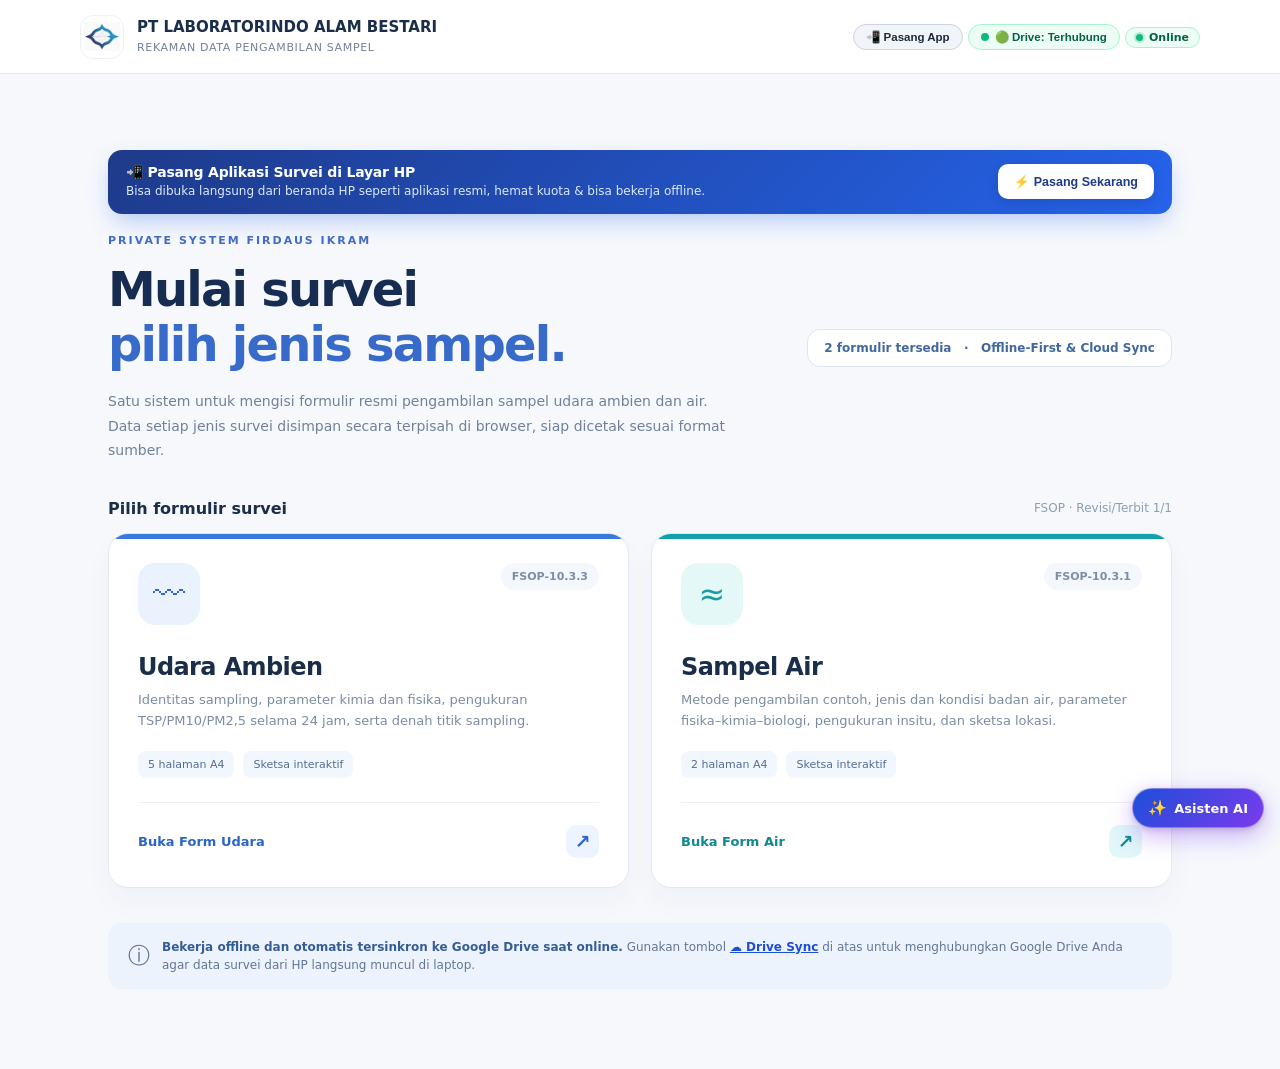
<file: index.html>
<!doctype html>
<html lang="id">

<head>
  <meta charset="UTF-8">
  <meta name="viewport" content="width=device-width, initial-scale=1.0, maximum-scale=1.0, user-scalable=no, viewport-fit=cover">
  <title>Sistem Survei Lapangan | Pengambilan Sampel Air dan Udara</title>
  <style>
    :root {
      --navy: #122544;
      --blue: #315fc5;
      --text: #1a2d49;
      --muted: #718198;
      --bg: #f6f8fc;
      --line: #e1e8f4
    }

    * {
      box-sizing: border-box
    }

    body {
      margin: 0;
      font-family: system-ui, -apple-system, "Segoe UI", Arial, sans-serif;
      background: var(--bg);
      color: var(--text)
    }

    header {
      height: 74px;
      border-bottom: 1px solid var(--line);
      background: white;
      display: flex;
      align-items: center;
      justify-content: space-between;
      padding: 0 max(calc((100% - 1120px)/2), 32px);
      gap: 15px
    }

    header .mark {
      background: #e7eefc;
      border-radius: 13px;
      display: grid;
      place-items: center;
      font-size: 25px;
      width: 44px;
      height: 44px;
      color: var(--blue)
    }

    .logo {
      display: flex;
      align-items: center;
      gap: 13px
    }

    .logo b {
      display: block;
      font-size: 15px
    }

    .logo small {
      font-size: 11px;
      color: var(--muted);
      letter-spacing: .65px
    }

    .pill {
      font-size: 11px;
      color: #417c67;
      background: #e7f7ef;
      border-radius: 25px;
      padding: 8px 13px;
      font-weight: 750
    }

    .container {
      max-width: 1120px;
      margin: auto;
      padding: 62px 28px 80px
    }

    .eyebrow {
      color: #416bc4;
      font-size: 11px;
      font-weight: 850;
      letter-spacing: 2px;
      margin: 0 0 15px
    }

    .hero {
      display: grid;
      grid-template-columns: 1fr auto;
      gap: 20px;
      align-items: center;
      margin-bottom: 36px
    }

    h1 {
      margin: 0;
      font-size: clamp(32px, 4vw, 48px);
      letter-spacing: -1.8px;
      line-height: 1.15;
      color: #172c51
    }

    h1 span {
      color: #386aca
    }

    .desc {
      color: var(--muted);
      font-size: 14px;
      line-height: 1.75;
      margin: 17px 0 0;
      max-width: 620px
    }

    .badge {
      border: 1px solid #dae6f8;
      padding: 11px 16px;
      border-radius: 13px;
      background: #fff;
      color: #42679f;
      font-size: 12px;
      font-weight: 700;
      white-space: nowrap
    }

    .section-title {
      display: flex;
      justify-content: space-between;
      align-items: center;
      margin: 0 0 15px
    }

    .section-title h2 {
      font-size: 16px;
      margin: 0
    }

    .section-title span {
      color: #8e9eb0;
      font-size: 12px
    }

    .cards {
      display: grid;
      grid-template-columns: 1fr 1fr;
      gap: 22px
    }

    .card {
      position: relative;
      text-decoration: none;
      color: inherit;
      padding: 29px;
      border-radius: 20px;
      background: #fff;
      border: 1px solid #e3e9f3;
      box-shadow: 0 14px 28px rgba(22, 45, 85, .035);
      display: flex;
      flex-direction: column;
      min-height: 326px;
      transition: transform .2s, border-color .2s, box-shadow .2s;
      overflow: hidden
    }

    .card:hover,
    .card:focus-visible {
      transform: translateY(-4px);
      border-color: #acc6f5;
      box-shadow: 0 19px 30px rgba(40, 78, 137, .1);
      outline: none
    }

    .card:before {
      content: "";
      position: absolute;
      top: 0;
      left: 0;
      right: 0;
      height: 5px;
      background: #3879dd
    }

    .card.water:before {
      background: #12a0aa
    }

    .card-head {
      display: flex;
      justify-content: space-between;
      align-items: start
    }

    .icon {
      display: grid;
      place-items: center;
      border-radius: 17px;
      height: 62px;
      width: 62px;
      background: #eaf2fe;
      color: #3269c4;
      font-size: 32px
    }

    .water .icon {
      background: #e5f8f8;
      color: #179ca4
    }

    .type {
      background: #f4f7fc;
      color: #7d8da6;
      font-size: 11px;
      padding: 7px 11px;
      border-radius: 20px;
      font-weight: 850
    }

    .card h3 {
      font-size: 24px;
      letter-spacing: -.6px;
      margin: 28px 0 8px
    }

    .card p {
      color: #7b8ca2;
      line-height: 1.65;
      font-size: 13px;
      margin: 0
    }

    .details {
      font-size: 11px;
      color: #526d97;
      margin-top: auto;
      padding-top: 19px;
      display: flex;
      gap: 9px;
      align-items: center
    }

    .details span {
      background: #f2f6fd;
      padding: 7px 10px;
      border-radius: 8px
    }

    .enter {
      display: flex;
      align-items: center;
      justify-content: space-between;
      margin-top: 24px;
      border-top: 1px solid #ecf0f5;
      padding-top: 22px;
      font-size: 13px;
      color: #2b65c7;
      font-weight: 750
    }

    .water .enter {
      color: #108892
    }

    .arrow {
      display: grid;
      place-items: center;
      background: #edf3ff;
      color: #2b65c7;
      width: 33px;
      height: 33px;
      border-radius: 10px;
      font-size: 19px
    }

    .water .arrow {
      color: #118b91;
      background: #e1f7f8
    }

    .footer {
      margin-top: 35px;
      background: #edf3fc;
      border-radius: 14px;
      padding: 15px 20px;
      display: flex;
      gap: 12px;
      align-items: center;
      font-size: 12px;
      color: #627795;
      line-height: 1.5
    }

    .footer b {
      color: #355d94
    }

    @media(max-width:750px) {
      header {
        padding: 0 21px
      }

      .container {
        padding: 35px 20px 65px
      }

      .cards {
        grid-template-columns: 1fr
      }

      .hero {
        grid-template-columns: 1fr
      }

      .badge {
        justify-self: start
      }

      h1 {
        font-size: 34px
      }

      .card {
        min-height: 285px;
        padding: 24px
      }

      .section-title h2 {
        font-size: 15px
      }
    }

    @media print {
      .cards {
        display: none
      }
    }
  </style>
  <meta name="theme-color" content="#2563eb">
  <meta name="apple-mobile-web-app-capable" content="yes">
  <meta name="apple-mobile-web-app-status-bar-style" content="default">
  <meta name="apple-mobile-web-app-title" content="Survei Lapangan">
  <link rel="apple-touch-icon" href="icon-192.png">
  <link rel="manifest" href="manifest.webmanifest">
  <link rel="alternate" type="application/manifest+json" href="manifest.json">
  <link rel="icon" type="image/png" href="icon-192.png">
  <link rel="stylesheet" href="mobile-home.css">
  <link rel="stylesheet" href="cloud-sync.css">
  <link rel="stylesheet" href="pwa-install.css">
  <link rel="stylesheet" href="ai-assistant.css">
</head>

<body>
  <header>
    <div class="logo">
      <span class="mark"><img src="logo.png" alt="Logo Laboratorium" style="width:100%;height:100%;object-fit:contain"></span>
      <div class="logo-text"><b>PT LABORATORINDO ALAM BESTARI</b><small>REKAMAN DATA PENGAMBILAN SAMPEL</small></div>
    </div>
    <div class="header-actions">
      <button type="button" class="pwa-install-badge-btn" onclick="PwaInstall.promptInstall()" title="Pasang aplikasi di layar utama HP">
        <span>📲 Pasang App</span>
      </button>
      <button type="button" class="cloud-sync-badge" onclick="CloudSync.openModal()" title="Sinkronisasi Google Drive">
        <span class="cloud-pulse-dot"></span><span>☁️ Drive Sync</span>
      </button>
      <span class="web-status-pill pill"><span class="status-pulse-dot"></span><span>Online</span></span>
    </div>
  </header>
  <main class="container">
    <div class="pwa-install-banner">
      <div class="install-copy">
        <div class="install-title">📲 Pasang Aplikasi Survei di Layar HP</div>
        <div class="install-desc">Bisa dibuka langsung dari beranda HP seperti aplikasi resmi, hemat kuota & bisa bekerja offline.</div>
      </div>
      <button type="button" class="install-action-btn" onclick="PwaInstall.promptInstall()">
        ⚡ Pasang Sekarang
      </button>
    </div>
    <div class="hero">
      <div>
        <p class="eyebrow">PRIVATE SYSTEM FIRDAUS IKRAM</p>
        <h1>Mulai survei<br><span>pilih jenis sampel.</span></h1>
        <p class="desc">Satu sistem untuk mengisi formulir resmi pengambilan sampel udara ambien dan air. Data setiap
          jenis survei disimpan secara terpisah di browser, siap dicetak sesuai format sumber.</p>
      </div>
      <div class="badge">2 formulir tersedia &nbsp; · &nbsp; Offline-First & Cloud Sync</div>
    </div>
    <div class="section-title">
      <h2>Pilih formulir survei</h2><span>FSOP · Revisi/Terbit 1/1</span>
    </div>
    <div class="cards"><a class="card air" href="udara.html" aria-label="Buka formulir udara ambien">
        <div class="card-head"><span class="icon">〰</span><span class="type">FSOP-10.3.3</span></div>
        <h3>Udara Ambien</h3>
        <p>Identitas sampling, parameter kimia dan fisika, pengukuran TSP/PM10/PM2,5 selama 24 jam, serta denah titik
          sampling.</p>
        <div class="details"><span>5 halaman A4</span><span>Sketsa interaktif</span></div>
        <div class="enter">Buka Form Udara <span class="arrow">↗</span></div>
      </a>
      <a class="card water" href="air.html" aria-label="Buka formulir sampel air">
        <div class="card-head"><span class="icon">≈</span><span class="type">FSOP-10.3.1</span></div>
        <h3>Sampel Air</h3>
        <p>Metode pengambilan contoh, jenis dan kondisi badan air, parameter fisika–kimia–biologi, pengukuran insitu,
          dan sketsa lokasi.</p>
        <div class="details"><span>2 halaman A4</span><span>Sketsa interaktif</span></div>
        <div class="enter">Buka Form Air <span class="arrow">↗</span></div>
      </a>
    </div>
    <div class="footer"><span style="font-size:22px">ⓘ</span>
      <div><b>Bekerja offline dan otomatis tersinkron ke Google Drive saat online.</b> Gunakan tombol <a href="javascript:void(0)" onclick="CloudSync.openModal()" style="color:#1d4ed8;font-weight:750;text-decoration:underline;">☁️ Drive Sync</a> di atas untuk menghubungkan Google Drive Anda agar data survei dari HP langsung muncul di laptop.</div>
    </div>
  </main>
  <script src="cloud-sync.js"></script>
  <script src="pwa-install.js"></script>
  <script src="ai-assistant.js"></script>
  <script>
    if ('serviceWorker' in navigator && location.protocol.startsWith('http')) {
      window.addEventListener('load', () => {
        navigator.serviceWorker.register('./sw.js').then((reg) => {
          reg.update();
        }).catch(() => {});
      });
    }
  </script>
</body>

</html>
</file>
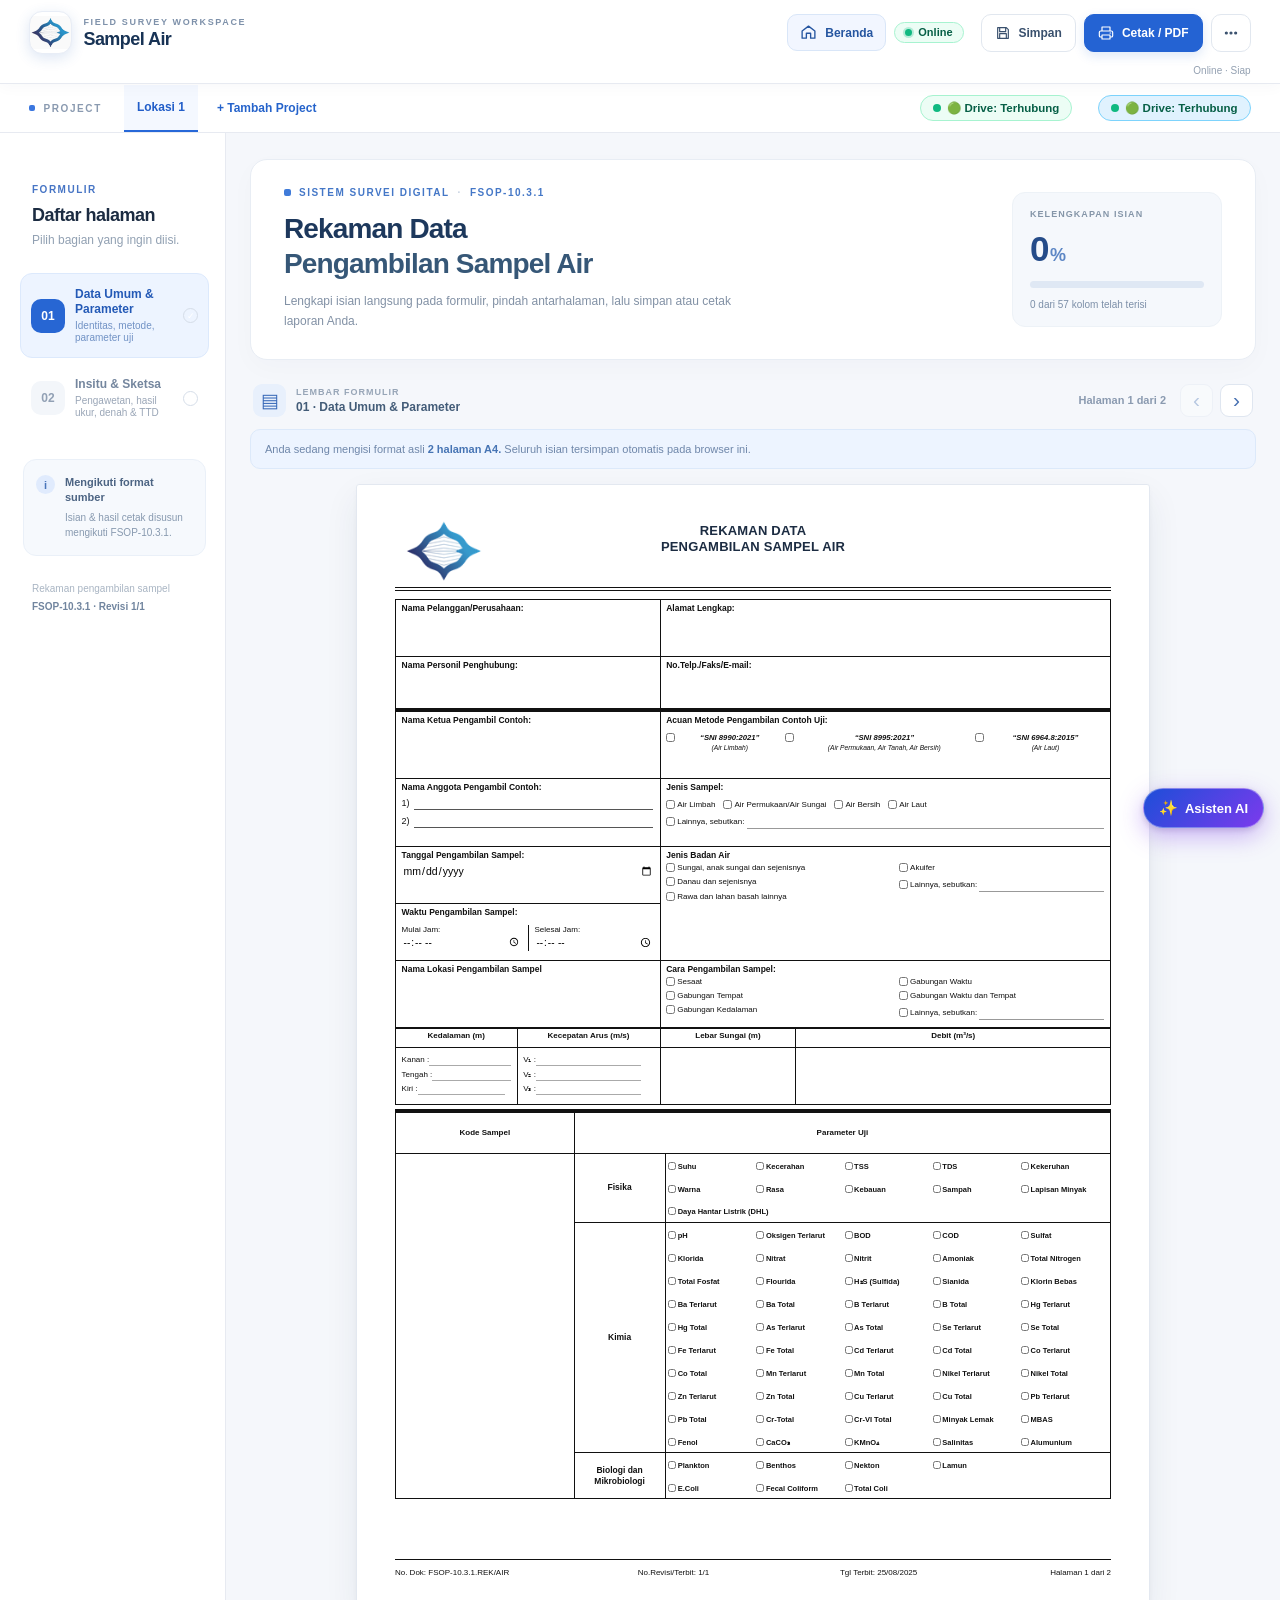
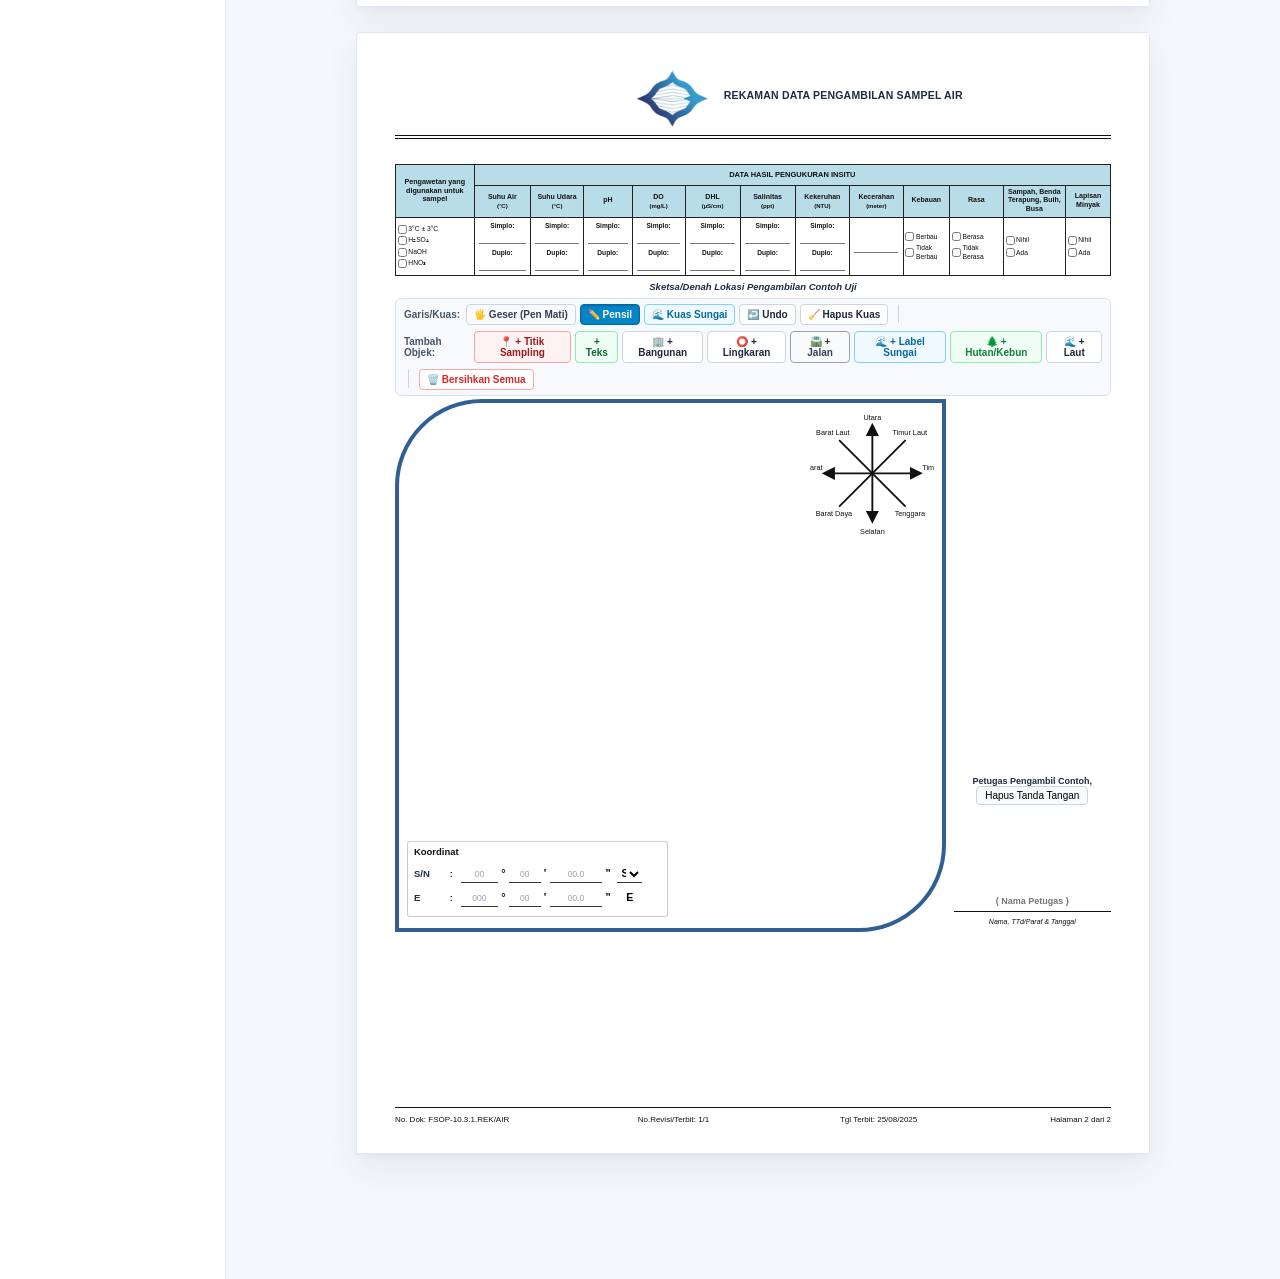
<file: air.html>
<!doctype html>
<html lang="id">

<head>
  <meta charset="utf-8" />
  <meta name="viewport" content="width=device-width, initial-scale=1.0, maximum-scale=1.0, user-scalable=no, viewport-fit=cover" />
  <title>Sistem Survei - Rekaman Data Pengambilan Sampel Air</title>
  <style>
    :root {
      --ink: #111;
      --line: #222;
      --soft: #e9e9e9;
      --accent: #0b5ea8;
      --paper: #fff;
      --bg: #edf1f5
    }

    * {
      box-sizing: border-box
    }

    body {
      margin: 0;
      background: var(--bg);
      font-family: Arial, Helvetica, sans-serif;
      color: var(--ink);
      -webkit-print-color-adjust: exact;
      print-color-adjust: exact
    }

    .toolbar {
      position: sticky;
      top: 0;
      z-index: 10;
      background: #0f172a;
      color: white;
      padding: 10px 14px;
      display: flex;
      gap: 8px;
      align-items: center;
      flex-wrap: wrap;
      box-shadow: 0 2px 8px #0002
    }

    .toolbar strong {
      margin-right: 10px
    }

    .toolbar button,
    .toolbar label.btn {
      border: 0;
      border-radius: 6px;
      padding: 8px 12px;
      background: white;
      color: #0f172a;
      font-weight: 700;
      cursor: pointer;
      font-size: 13px
    }

    .toolbar .primary {
      background: #2563eb;
      color: white
    }

    .toolbar .btn-sync {
      background: #0284c7;
      color: white;
    }

    .toolbar .btn-sync:hover {
      background: #0369a1;
    }

    .toolbar .danger {
      background: #b91c1c;
      color: white
    }

    .toolbar .status {
      margin-left: auto;
      font-size: 12px;
      opacity: .9
    }

    /* Project Sheet Tabs */
    .project-bar {
      position: sticky;
      top: 44px;
      z-index: 9;
      background: #1e293b;
      display: flex;
      align-items: center;
      gap: 0;
      padding: 0 8px;
      overflow-x: auto;
      box-shadow: 0 2px 6px rgba(0, 0, 0, 0.15);
      scrollbar-width: thin;
      scrollbar-color: #475569 #1e293b;
    }

    .project-bar::-webkit-scrollbar {
      height: 4px;
    }

    .project-bar::-webkit-scrollbar-track {
      background: #1e293b;
    }

    .project-bar::-webkit-scrollbar-thumb {
      background: #475569;
      border-radius: 2px;
    }

    .project-tab {
      display: flex;
      align-items: center;
      gap: 6px;
      padding: 8px 14px;
      font-size: 12.5px;
      font-weight: 600;
      color: #94a3b8;
      cursor: pointer;
      white-space: nowrap;
      border-bottom: 2.5px solid transparent;
      transition: all 0.15s ease;
      user-select: none;
    }

    .project-tab:hover {
      color: #e2e8f0;
      background: rgba(255, 255, 255, 0.05);
    }

    .project-tab.active {
      color: #ffffff;
      border-bottom-color: #3b82f6;
      background: rgba(59, 130, 246, 0.1);
    }

    .project-tab .tab-name {
      pointer-events: auto;
    }

    .project-tab .tab-close {
      display: inline-flex;
      align-items: center;
      justify-content: center;
      width: 18px;
      height: 18px;
      border-radius: 50%;
      font-size: 14px;
      line-height: 1;
      color: #64748b;
      transition: all 0.15s;
    }

    .project-tab .tab-close:hover {
      background: #dc2626;
      color: #fff;
    }

    .project-add-btn {
      display: flex;
      align-items: center;
      padding: 8px 14px;
      font-size: 12.5px;
      font-weight: 700;
      color: #3b82f6;
      cursor: pointer;
      white-space: nowrap;
      transition: all 0.15s;
      user-select: none;
    }

    .project-add-btn:hover {
      color: #60a5fa;
      background: rgba(59, 130, 246, 0.1);
    }

    .wrapper {
      padding: 18px 0 40px
    }

    .sheet {
      width: 210mm;
      height: 297mm;
      margin: 0 auto 18px;
      background: var(--paper);
      padding: 8mm 10mm 7mm;
      box-shadow: 0 5px 22px #0002;
      position: relative;
      display: flex;
      flex-direction: column;
      overflow: hidden;
      box-sizing: border-box;
    }

    .header {
      height: 20mm;
      position: relative;
      border-bottom: 1.2mm double #111;
      margin-bottom: 2.2mm;
      flex-shrink: 0;
    }

    .header img {
      position: absolute;
      left: 2mm;
      top: 1mm;
      width: 21mm;
      height: 17mm;
      object-fit: contain;
    }

    .header .title {
      text-align: center;
      font-weight: 800;
      font-size: 13px;
      line-height: 1.25;
      padding-top: 2mm;
      letter-spacing: 0.2px;
    }

    .sample-box {
      display: flex;
      justify-content: center;
      margin: 0 0 2mm;
      flex-shrink: 0;
    }

    .sample-box table {
      border-collapse: collapse;
      font-size: 9.5px;
      font-weight: 700
    }

    .sample-box td {
      border: 1px solid #111;
      padding: 1.2mm 3.5mm;
      min-width: 34mm
    }

    .sample-box input {
      border: 0;
      width: 100%;
      font-size: 12px;
      text-align: center;
      font-weight: 700;
      font-family: inherit;
      color: #000;
    }

    .grid {
      width: 100%;
      border-collapse: collapse;
      table-layout: fixed;
      font-size: 8px;
      flex-shrink: 0;
    }

    .grid th,
    .grid td {
      border: 1px solid #111;
      padding: 0.8mm 1.5mm;
      vertical-align: top
    }

    .grid th {
      font-weight: 700;
      text-align: left
    }

    .grid input[type=text],
    .grid input[type=date],
    .grid input[type=time],
    .grid input[type=email],
    .grid input[type=tel],
    .grid textarea {
      width: 100%;
      border: 0;
      outline: none;
      background: transparent;
      font-family: inherit;
      font-size: 11px;
      font-weight: 500;
      color: #000;
      min-height: 4.5mm;
    }

    .grid textarea {
      resize: none;
      overflow: hidden;
      line-height: 1.35;
      font-size: 11px;
      font-weight: 500;
      font-family: inherit;
      color: #000;
    }

    .boxlabel {
      font-weight: 700;
      display: block;
      margin-bottom: 0.6mm;
      font-size: 8.5px
    }

    .checkline {
      display: flex;
      gap: 2.2mm;
      flex-wrap: wrap;
      align-items: center;
      line-height: 1.25;
      font-size: 8.5px;
      font-weight: 700;
    }

    .checkline label {
      white-space: nowrap;
      cursor: pointer;
      font-weight: 700;
    }

    .checkline input {
      vertical-align: middle;
      margin: 0 0.8mm 0 0
    }

    .thick-top td,
    .thick-top th {
      border-top: 1.2mm solid #111
    }

    .sectionbar {
      font-weight: 700;
      padding: 0.6mm 1.2mm;
      background: #fff;
      font-size: 8.2px
    }

    .note-blue {
      font-style: italic;
      font-weight: 700;
      color: #123a7a;
      line-height: 1.24;
      font-size: 7.2px
    }

    .flowtable {
      width: 100%;
      border-collapse: collapse;
      font-size: 7.5px
    }

    .flowtable td {
      border: 0;
      padding: 0.1mm 0.5mm
    }

    .chem {
      width: 100%;
      border-collapse: collapse;
      table-layout: fixed;
      font-size: 7.8px;
      flex-shrink: 0;
      margin-top: 0;
    }

    .chem th,
    .chem td {
      border: 1px solid #111;
      padding: 0.4mm 0.8mm;
      height: 4.3mm
    }

    .chem th {
      text-align: center;
      font-weight: 700;
      font-size: 7.6px;
      white-space: nowrap;
    }

    .chem .left-chem {
      text-align: left;
      font-weight: 700;
      font-style: italic;
      white-space: nowrap;
    }

    .chem .left-phys {
      text-align: left;
      font-weight: 700;
      font-style: normal;
      white-space: nowrap;
    }

    .chem input {
      width: 100%;
      height: 100%;
      border: 0;
      background: transparent;
      text-align: center;
      font-size: 10.5px;
      font-weight: 600;
      font-family: inherit;
      color: #000;
    }

    .na {
      background: #bdbdbd
    }

    .notes {
      font-size: 7.8px;
      font-weight: 700;
      font-style: italic;
      line-height: 1.3;
      margin-top: 1.5mm;
      flex-shrink: 0;
    }

    .notes textarea {
      width: 100%;
      border: 0;
      border-bottom: 1px solid #888;
      height: 10mm;
      min-height: 7mm;
      resize: none;
      font-family: inherit;
      font-style: normal;
      font-weight: 500;
      font-size: 10.5px;
      line-height: 1.35;
      margin-top: 0.8mm;
      padding: 1px 2px;
      color: #000;
    }

    .catatan-head {
      font-style: normal;
      font-weight: 800;
      font-size: 8.5px;
      display: inline-block;
      margin-bottom: 0.5mm;
    }

    .footer {
      margin-top: auto;
      display: grid;
      grid-template-columns: 4.1fr 2.3fr 2.3fr 1.3fr;
      align-items: center;
      font-size: 8.5px;
      color: #111;
      line-height: 1.2;
      padding-top: 2mm;
      padding-bottom: 0.5mm;
      flex-shrink: 0;
      border-top: 1.2px solid #111;
    }

    .footer span:nth-child(1) {
      text-align: left
    }

    .footer span:nth-child(2) {
      text-align: left
    }

    .footer span:nth-child(3) {
      text-align: left
    }

    .footer span:nth-child(4) {
      text-align: right
    }

    .table-title {
      text-align: center;
      font-weight: 700;
      background: #f2f2f2;
      border: 1px solid #111;
      border-bottom: 0;
      padding: 1.1mm;
      font-size: 9.5px;
      flex-shrink: 0;
    }

    .hourly {
      width: 100%;
      border-collapse: collapse;
      table-layout: fixed;
      font-size: 7.5px;
      flex-shrink: 0;
    }

    .hourly th,
    .hourly td {
      border: 1px solid #111;
      text-align: center;
      padding: 0.3mm 0.5mm;
      height: 8.2mm
    }

    .hourly th {
      font-weight: 700;
      background: #e5e5e5;
      height: 8.2mm;
      line-height: 1.25;
      font-size: 7.8px;
      white-space: normal;
      padding: 0.4mm 0.4mm;
    }

    .hourly input {
      width: 100%;
      height: 100%;
      border: 0;
      background: transparent;
      text-align: center;
      font-size: 10.5px;
      font-weight: 600;
      font-family: inherit;
      color: #000;
    }

    .hourly input::placeholder {
      color: #94a3b8;
      font-size: 8.5px;
      font-weight: normal;
    }

    .hourly td:first-child {
      font-weight: 700;
      font-size: 9px;
    }

    .sketch-title {
      text-align: center;
      font-weight: 700;
      font-size: 9.5px;
      margin: 1mm 0 2mm;
      flex-shrink: 0;
    }

    .canvas-wrap {
      border: 1px solid #111;
      height: 150mm;
      position: relative;
      background: #fff
    }

    .method-grid {
      display: grid;
      grid-template-columns: 1fr 1fr;
      gap: 0.6mm 3mm;
      line-height: 1.25;
      font-size: 8.5px;
      font-weight: 700;
    }

    .method-grid label {
      white-space: nowrap;
      cursor: pointer;
      font-weight: 700;
    }

    .sketch-zone {
      height: 148mm;
      border: 1.1mm solid #315f95;
      border-radius: 32mm 0 32mm 0;
      position: relative;
      overflow: hidden;
      background: #fff;
      flex-shrink: 0;
    }

    .sketch-zone canvas {
      position: absolute;
      inset: 0;
      width: 100%;
      height: 100%;
      touch-action: none;
    }

    .compass {
      position: absolute;
      right: 4mm;
      top: 2mm;
      width: 36mm;
      height: 36mm;
      z-index: 5;
      pointer-events: none
    }

    .coord-overlay {
      position: absolute;
      left: 4mm;
      bottom: 5mm;
      z-index: 6;
      width: 78mm;
      font-size: 8.5px;
      font-weight: 700;
      background: rgba(255, 255, 255, .92);
      padding: 2mm 2.5mm;
      border-radius: 3px;
      border: 1px solid rgba(0, 0, 0, 0.2);
    }

    .coord-title {
      font-weight: 800;
      font-size: 9.5px;
      margin-bottom: 2mm;
      color: #111;
    }

    .coord-row {
      display: flex;
      align-items: center;
      margin: 1.5mm 0;
      gap: 1.5mm;
    }

    .coord-label {
      width: 8mm;
      font-weight: 800;
      font-size: 9.5px;
      flex-shrink: 0;
    }

    .coord-colon {
      font-weight: 800;
      font-size: 9.5px;
      flex-shrink: 0;
      margin-right: 0.5mm;
    }

    .dms-group {
      display: flex;
      align-items: center;
      gap: 0.8mm;
      flex: 1;
    }

    .dms-dir {
      border: 0;
      border-bottom: 1px solid #333;
      background: transparent;
      font-size: 10.5px;
      font-weight: 700;
      font-family: inherit;
      color: #000;
      padding: 0;
      cursor: pointer;
      width: 6.5mm;
      text-align: center;
      height: 4.8mm;
      margin-left: 1mm;
      flex-shrink: 0;
    }

    .dms-dir-fixed {
      display: inline-block;
      width: 6.5mm;
      font-size: 10.5px;
      font-weight: 700;
      font-family: inherit;
      color: #000;
      text-align: center;
      height: 4.8mm;
      line-height: 4.8mm;
      margin-left: 1mm;
      flex-shrink: 0;
    }

    .dms-input {
      border: 0;
      border-bottom: 1px solid #333;
      background: transparent;
      font-size: 10.5px;
      font-weight: 600;
      font-family: inherit;
      color: #000;
      text-align: center;
      padding: 0 1px;
      height: 4.8mm;
      min-height: 4.5mm;
    }

    .dms-deg {
      width: 10mm;
    }

    .dms-min {
      width: 8.5mm;
    }

    .dms-sec {
      width: 14mm;
    }

    .dms-unit {
      font-size: 11px;
      font-weight: 700;
      color: #111;
      line-height: 1;
      user-select: none;
    }

    .dms-input::placeholder {
      color: #94a3b8;
      font-size: 8.5px;
      font-weight: normal;
    }

    canvas {
      display: block;
      width: 100%;
      height: 100%;
      touch-action: none
    }

    .canvas-tools {
      display: flex;
      gap: 6px;
      margin-bottom: 1.5mm;
      flex-shrink: 0
    }

    .canvas-tools button {
      font-size: 10px;
      padding: 3px 8px;
      border-radius: 4px;
      border: 1px solid #cbd5e1;
      background: #f8fafc;
      cursor: pointer
    }

    .canvas-tools button:hover {
      background: #e2e8f0
    }

    /* Sketch Toolbar & Interactive Elements */
    .sketch-toolbar {
      display: flex;
      align-items: center;
      flex-wrap: wrap;
      gap: 6px;
      margin-bottom: 1.8mm;
      background: #f8fafc;
      padding: 5px 8px;
      border-radius: 6px;
      border: 1px solid #cbd5e1;
      flex-shrink: 0;
    }

    .st-grp {
      display: flex;
      align-items: center;
      gap: 4px;
    }

    .st-label {
      font-size: 10px;
      font-weight: 700;
      color: #475569;
      margin-right: 2px;
    }

    .st-divider {
      width: 1px;
      height: 18px;
      background: #cbd5e1;
      margin: 0 4px;
    }

    .st-btn {
      font-size: 10px;
      font-weight: 700;
      padding: 4px 7px;
      border-radius: 4px;
      border: 1px solid #cbd5e1;
      background: white;
      color: #1e293b;
      cursor: pointer;
      display: inline-flex;
      align-items: center;
      gap: 3px;
      transition: all 0.15s ease;
    }

    .st-btn:hover {
      background: #f1f5f9;
      border-color: #94a3b8;
    }

    .st-btn-mode {
      background: #f8fafc;
      border-color: #cbd5e1;
      color: #334155;
    }

    .st-btn-mode.active {
      background: #0284c7 !important;
      border-color: #0369a1 !important;
      color: #ffffff !important;
      box-shadow: inset 0 1px 2px rgba(0, 0, 0, 0.2);
    }

    .st-btn-river-brush {
      background: #f0f9ff;
      border-color: #7dd3fc;
      color: #0369a1;
    }

    .st-btn-river-brush.active {
      background: #0284c7 !important;
      border-color: #0369a1 !important;
      color: #ffffff !important;
    }

    .st-btn-sampling {
      background: #fef2f2;
      border-color: #fca5a5;
      color: #991b1b;
    }

    .st-btn-sampling:hover {
      background: #fee2e2;
      border-color: #f87171;
    }

    .st-btn-text {
      background: #f0fdf4;
      border-color: #86efac;
      color: #166534;
    }

    .st-btn-text:hover {
      background: #dcfce7;
      border-color: #4ade80;
    }

    .st-btn-road {
      background: #f8fafc;
      border-color: #94a3b8;
      color: #334155;
    }

    .st-btn-river {
      background: #f0f9ff;
      border-color: #7dd3fc;
      color: #0369a1;
    }

    .st-btn-river:hover {
      background: #e0f2fe;
      border-color: #38bdf8;
    }

    .st-btn-forest {
      background: #f0fdf4;
      border-color: #86efac;
      color: #15803d;
    }

    .st-btn-forest:hover {
      background: #dcfce7;
      border-color: #22c55e;
    }

    .st-btn-clear {
      background: #fff;
      border-color: #fca5a5;
      color: #dc2626;
    }

    .st-btn-clear:hover {
      background: #fee2e2;
    }

    .sketch-elements-layer {
      position: absolute;
      inset: 0;
      z-index: 4;
      pointer-events: none;
    }

    .sketch-elem {
      position: absolute;
      pointer-events: auto;
      user-select: none;
      cursor: move;
      touch-action: none;
      box-sizing: border-box;
      transform-origin: center center;
    }

    .sketch-elem.dragging,
    .sketch-elem.resizing {
      z-index: 20;
    }

    .sketch-elem.selected {
      outline: 1.5px solid #0284c7;
      outline-offset: 2px;
    }

    /* Controls, Rotation Handle & Resize Handles */
    .elem-controls {
      position: absolute;
      top: -34px;
      right: 0;
      display: none;
      gap: 4px;
      background: #0f172a;
      padding: 4px 6px;
      border-radius: 6px;
      box-shadow: 0 2px 8px rgba(0, 0, 0, 0.4);
      z-index: 30;
      pointer-events: auto;
      touch-action: manipulation;
    }

    /* Continuous bridge between element and controls so hover is never lost */
    .elem-controls::before {
      content: '';
      position: absolute;
      left: -8px;
      right: -8px;
      top: -8px;
      bottom: -14px;
      background: transparent;
      z-index: -1;
    }

    .sketch-elem:hover .elem-controls,
    .sketch-elem.selected .elem-controls,
    .sketch-elem.dragging .elem-controls,
    .sketch-elem.resizing .elem-controls {
      display: flex;
    }

    .elem-ctrl-btn {
      background: #334155;
      color: white;
      border: 0;
      border-radius: 4px;
      padding: 4px 7px;
      font-size: 11px;
      font-weight: bold;
      cursor: pointer;
      line-height: 1;
      touch-action: manipulation;
    }

    .elem-ctrl-btn:hover, .elem-ctrl-btn:active {
      background: #475569;
    }

    .elem-ctrl-del:hover, .elem-ctrl-del:active {
      background: #dc2626;
    }

    /* Top rotation handle for free, custom 360° rotation */
    .elem-rot-handle {
      position: absolute;
      top: -24px;
      left: 50%;
      transform: translateX(-50%);
      width: 18px;
      height: 18px;
      border-radius: 50%;
      background: #0284c7;
      border: 2px solid #fff;
      box-shadow: 0 1px 5px rgba(0, 0, 0, 0.35);
      cursor: grab;
      display: none;
      z-index: 35;
      pointer-events: auto;
      touch-action: none;
    }

    .elem-rot-handle::before {
      content: '';
      position: absolute;
      top: -10px;
      left: -10px;
      right: -10px;
      bottom: -10px;
    }

    .elem-rot-handle::after {
      content: '';
      position: absolute;
      top: 15px;
      left: 6px;
      width: 2px;
      height: 10px;
      background: #0284c7;
    }

    .sketch-elem:hover .elem-rot-handle,
    .sketch-elem.selected .elem-rot-handle,
    .sketch-elem.rotating .elem-rot-handle {
      display: block;
    }

    .elem-resizer {
      position: absolute;
      right: -8px;
      bottom: -8px;
      width: 26px;
      height: 26px;
      cursor: nwse-resize;
      background: #0284c7;
      border: 2px solid #ffffff;
      border-radius: 50%;
      box-shadow: 0 2px 8px rgba(0, 0, 0, 0.35);
      z-index: 28;
      display: none;
      align-items: center;
      justify-content: center;
      touch-action: none;
      color: #fff;
      font-size: 13px;
      font-weight: 900;
      line-height: 1;
    }

    .elem-resizer::after {
      content: '⤡';
      display: block;
      transform: rotate(45deg);
    }

    .elem-resizer::before {
      content: '';
      position: absolute;
      top: -12px;
      left: -12px;
      right: -12px;
      bottom: -12px;
    }

    .sketch-elem:hover .elem-resizer,
    .sketch-elem.selected .elem-resizer,
    .sketch-elem.resizing .elem-resizer {
      display: flex !important;
    }

    .elem-editable-text {
      outline: none;
      cursor: text;
      user-select: text;
    }

    .elem-editable-text:focus {
      background: #fff;
      box-shadow: 0 0 0 2px #0284c7;
      border-radius: 2px;
      color: #000;
      padding: 0 2px;
    }

    /* Text container that automatically counter-rotates to stay flat */
    .elem-flat-text {
      display: inline-flex;
      align-items: center;
      justify-content: center;
      transform-origin: center center;
      pointer-events: auto;
    }

    /* Sampling Point Leader Line & Marker (Pure Circle Point, Flat Badge) */
    .sp-badge-elem {
      background: #dc2626;
      color: #fff;
      font-weight: 800;
      font-size: 11px;
      padding: 4px 10px;
      border-radius: 4px;
      border: 1.5px solid #991b1b;
      box-shadow: 0 2px 6px rgba(0, 0, 0, 0.25);
      white-space: nowrap;
      display: inline-flex;
      align-items: center;
      justify-content: center;
      user-select: none;
      pointer-events: auto;
    }

    .sp-badge-text {
      color: #fff;
      font-weight: 800;
      font-size: 11px;
      letter-spacing: 0.2px;
    }

    .sp-badge-elem .elem-editable-text:focus {
      background: #fff;
      color: #000;
    }

    .elem-sampling_marker {
      position: absolute;
      width: 20px;
      height: 20px;
      margin-left: -10px;
      margin-top: -10px;
      border-radius: 50%;
      background: #dc2626;
      border: 2.5px solid #ffffff;
      box-shadow: 0 0 0 1.5px #dc2626, 0 2px 6px rgba(0, 0, 0, 0.35);
      cursor: crosshair;
      display: flex;
      align-items: center;
      justify-content: center;
      z-index: 26;
      pointer-events: auto;
      user-select: none;
      touch-action: none;
      transition: transform 0.1s ease;
    }

    .elem-sampling_marker:hover {
      transform: scale(1.15);
      box-shadow: 0 0 0 2px #dc2626, 0 3px 8px rgba(0, 0, 0, 0.45);
    }

    .elem-sampling_marker.dragging {
      transform: scale(1.25);
      box-shadow: 0 0 0 2.5px #991b1b, 0 4px 10px rgba(0, 0, 0, 0.5);
    }

    .elem-sampling_marker .sp-target-dot {
      width: 4px;
      height: 4px;
      background: #ffffff;
      border-radius: 50%;
      pointer-events: none;
    }

    .sp-svg-layer {
      position: absolute;
      inset: 0;
      width: 100%;
      height: 100%;
      pointer-events: none;
      z-index: 3;
      overflow: visible;
    }

    .sp-svg-line {
      stroke: #dc2626;
      stroke-width: 2.2px;
      stroke-linecap: round;
      stroke-linejoin: round;
      filter: drop-shadow(0 1px 2px rgba(0, 0, 0, 0.2));
    }

    /* Ensure sampling point badge sits above SVG leader line */
    .elem-sampling_point {
      z-index: 16;
    }

    /* Draggable Text Badge (No icon) */
    .elem-text {
      background: rgba(255, 255, 255, 0.95);
      border: 1.2px dashed #475569;
      border-radius: 4px;
      padding: 3px 8px;
      box-shadow: 0 1px 3px rgba(0, 0, 0, 0.12);
      display: inline-flex;
      align-items: center;
      justify-content: center;
    }

    .text-badge {
      display: inline-flex;
      align-items: center;
      font-size: 11px;
      font-weight: 700;
      color: #0f172a;
      white-space: nowrap;
    }

    /* Building (Kotak) & Circle Shapes */
    .elem-building_rect {
      background: rgba(241, 245, 249, 0.94);
      border: 2px solid #1e293b;
      border-radius: 2px;
      box-shadow: 0 1px 4px rgba(0, 0, 0, 0.1);
      padding: 5px;
      display: flex;
      align-items: center;
      justify-content: center;
    }

    .building-box {
      width: 100%;
      height: 100%;
      border: 1px dashed rgba(30, 41, 59, 0.35);
      display: flex;
      align-items: center;
      justify-content: center;
      text-align: center;
      font-size: 11px;
      font-weight: 700;
      color: #0f172a;
      padding: 2px;
      box-sizing: border-box;
    }

    .elem-circle {
      background: rgba(241, 245, 249, 0.94);
      border: 2px solid #1e293b;
      border-radius: 50%;
      box-shadow: 0 1px 4px rgba(0, 0, 0, 0.1);
      padding: 5px;
      display: flex;
      align-items: center;
      justify-content: center;
    }

    .circle-box {
      width: 100%;
      height: 100%;
      display: flex;
      align-items: center;
      justify-content: center;
      text-align: center;
      font-size: 11px;
      font-weight: 700;
      color: #0f172a;
      padding: 2px;
      box-sizing: border-box;
    }

    /* Road element */
    .elem-road {
      background: #334155;
      display: flex;
      align-items: center;
      justify-content: center;
      box-shadow: 0 2px 5px rgba(0, 0, 0, 0.18);
      border-top: 2.5px solid #0f172a;
      border-bottom: 2.5px solid #0f172a;
      /* Enhance road text visibility */
      text-shadow: 0 0 3px #000, 0 0 6px #000;
      font-weight: 900;
    }

    .road-box {
      width: 100%;
      height: 100%;
      position: relative;
      display: flex;
      align-items: center;
      justify-content: center;
    }

    .elem-road .road-centerline {
      position: absolute;
      left: 0;
      right: 0;
      top: 50%;
      height: 0;
      border-top: 2px dashed #f8fafc;
      transform: translateY(-50%);
    }

    .road-text {
      position: relative;
      z-index: 2;
      background: transparent;
      color: #ffffff;
      font-weight: 800;
      font-size: 12px;
      padding: 2px 8px;
      border-radius: 3px;
      white-space: nowrap;
      text-shadow: 0 0 4px #000, 0 0 8px #000, 1px 1px 2px #000, -1px -1px 2px #000;
      letter-spacing: 0.5px;
    }

    /* River label element (Label Nama Sungai) */
    /* SVG line for sampling point */
    .sp-svg-line {
      stroke: #fff;
      stroke-width: 2;
      pointer-events: none;
      z-index: -1;
    }

    .elem-river {
      background: rgba(2, 132, 199, 0.95);
      border: 1.5px solid #0369a1;
      border-radius: 4px;
      padding: 3px 8px;
      display: inline-flex;
      align-items: center;
      justify-content: center;
      box-shadow: 0 1px 4px rgba(0, 0, 0, 0.18);
    }

    .river-box {
      display: inline-flex;
      align-items: center;
      gap: 5px;
    }

    .river-waves {
      color: rgba(255, 255, 255, 0.75);
      font-size: 11px;
      font-weight: bold;
      pointer-events: none;
      letter-spacing: 2px;
      user-select: none;
    }

    .river-text {
      color: #fff;
      font-weight: 700;
      font-size: 10.5px;
      white-space: nowrap;
    }

    /* Forest / Garden element (Hutan / Kebun) */
    .elem-forest {
      background: rgba(220, 252, 231, 0.92);
      border: 2px dashed #15803d;
      border-radius: 6px;
      display: flex;
      align-items: center;
      justify-content: center;
      box-shadow: 0 1px 4px rgba(0, 0, 0, 0.1);
      padding: 5px;
    }

    .forest-box {
      width: 100%;
      height: 100%;
      display: flex;
      flex-direction: column;
      align-items: center;
      justify-content: center;
      text-align: center;
      gap: 2px;
    }

    .forest-trees {
      font-size: 12px;
      line-height: 1;
      opacity: 0.7;
      pointer-events: none;
    }

    .forest-text {
      font-size: 11px;
      font-weight: 700;
      color: #14532d;
      padding: 1px 4px;
      background: rgba(255, 255, 255, 0.75);
      border-radius: 3px;
      white-space: nowrap;
    }

    /* Sea / Ocean element (Laut / Pantai / Perairan) */
    .elem-sea {
      background: rgba(224, 242, 254, 0.92);
      border: 2px dashed #0284c7;
      border-radius: 6px;
      display: flex;
      align-items: center;
      justify-content: center;
      box-shadow: 0 1px 4px rgba(0, 0, 0, 0.1);
      padding: 5px;
    }

    .sea-box {
      width: 100%;
      height: 100%;
      display: flex;
      flex-direction: column;
      align-items: center;
      justify-content: center;
      text-align: center;
      gap: 2px;
    }

    .sea-waves {
      font-size: 13px;
      line-height: 1;
      color: #0284c7;
      opacity: 0.85;
      pointer-events: none;
      letter-spacing: 2px;
    }

    .sea-text {
      font-size: 11px;
      font-weight: 700;
      color: #0369a1;
      padding: 1px 6px;
      background: rgba(255, 255, 255, 0.85);
      border-radius: 3px;
      white-space: nowrap;
    }

    .coord {
      width: 100%;
      border-collapse: collapse;
      font-size: 9.5px;
      margin-top: 3mm
    }

    .coord td {
      padding: 1mm 2mm
    }

    .coord input {
      border: 0;
      border-bottom: 1px solid #222;
      width: 80%;
      font-size: 9.5px
    }

    .signature-row {
      display: flex;
      justify-content: flex-end;
      margin-top: 4mm;
      flex-shrink: 0
    }

    .signature-box {
      width: 66mm;
      text-align: center;
      font-size: 8.5px
    }

    .signature-box b {
      font-size: 9px
    }

    .signature-canvas {
      height: 22mm;
      border: none;
      margin: 1mm 0 0.5mm 0;
      position: relative;
      background: transparent;
    }

    .signature-canvas canvas {
      display: block;
      width: 100%;
      height: 100%;
      touch-action: none;
    }

    .signature-meta {
      display: flex;
      flex-direction: column;
      align-items: center;
      gap: 0.6mm;
      margin-top: 1mm;
      margin-bottom: 1mm;
    }

    .signature-name-input {
      border: 0;
      width: 100%;
      text-align: center;
      font-size: 11px;
      font-weight: 700;
      font-family: inherit;
      padding: 0.5mm 0;
      background: transparent;
      color: #000;
      outline: none;
    }

    .signature-line {
      width: 100%;
      height: 0;
      border-bottom: 1.2px solid #111;
      margin: 0.4mm 0 0.8mm 0;
    }

    .signature-label {
      font-style: italic;
      font-size: 8.5px;
      color: #111;
      text-decoration: none;
      text-align: center;
    }

    .signature-date-row {
      display: flex;
      align-items: center;
      justify-content: center;
      gap: 4px;
      font-size: 8.5px;
      color: #333;
      margin-top: 0.5mm;
    }

    .signature-date-row input[type="date"] {
      border: 0;
      background: transparent;
      font-size: 9px;
      font-family: inherit;
      color: #000;
      outline: none;
      padding: 0;
    }

    .small {
      font-size: 7.2px
    }

    .screen-help {
      font-size: 12px;
      color: #334155;
      text-align: center;
      margin: 0 0 12px
    }

    .modal-backdrop {
      position: fixed;
      inset: 0;
      background: rgba(15, 23, 42, 0.65);
      z-index: 9999;
      display: none;
      align-items: center;
      justify-content: center;
      padding: 16px;
    }

    .modal-box {
      background: #fff;
      border-radius: 8px;
      box-shadow: 0 10px 30px rgba(0, 0, 0, 0.35);
      width: 100%;
      max-width: 440px;
      padding: 20px 22px;
      font-family: Arial, Helvetica, sans-serif;
      color: #0f172a;
    }

    .modal-title {
      font-size: 15px;
      font-weight: 800;
      margin: 0 0 6px;
      color: #0f172a;
    }

    .modal-desc {
      font-size: 12px;
      color: #475569;
      margin-bottom: 14px;
      line-height: 1.4;
    }

    .modal-options {
      display: flex;
      flex-direction: column;
      gap: 10px;
      margin-bottom: 18px;
      background: #f8fafc;
      padding: 12px 14px;
      border-radius: 6px;
      border: 1px solid #e2e8f0;
    }

    .modal-option {
      display: flex;
      align-items: center;
      gap: 8px;
      font-size: 12.5px;
      font-weight: 600;
      cursor: pointer;
      color: #1e293b;
    }

    .modal-option input {
      width: 16px;
      height: 16px;
      cursor: pointer;
    }

    .modal-actions {
      display: flex;
      justify-content: flex-end;
      gap: 8px;
    }

    .modal-actions button {
      border: 0;
      border-radius: 6px;
      padding: 8px 14px;
      font-size: 13px;
      font-weight: 700;
      cursor: pointer;
    }

    .modal-actions .btn-cancel {
      background: #e2e8f0;
      color: #334155;
    }

    .modal-actions .btn-confirm {
      background: #0284c7;
      color: white;
    }

    @media print {
      body {
        background: #fff
      }

      .toolbar,
      .project-bar,
      .screen-help,
      .canvas-tools,
      .sketch-toolbar,
      .elem-controls,
      .elem-resizer,
      .elem-rot-handle,
      .modal-backdrop {
        display: none !important
      }

      .sketch-elem {
        box-shadow: none !important;
        cursor: default !important;
      }

      .sketch-elem .elem-editable-text {
        outline: none !important;
        background: transparent !important;
        box-shadow: none !important;
      }

      .elem-text {
        border: none !important;
        box-shadow: none !important;
        background: rgba(255, 255, 255, 0.88) !important;
      }

      .elem-road,
      .elem-river,
      .elem-forest,
      .elem-sea {
        box-shadow: none !important;
        -webkit-print-color-adjust: exact !important;
        print-color-adjust: exact !important;
      }

      .sp-svg-layer {
        display: block !important;
      }

      .sp-svg-line {
        -webkit-print-color-adjust: exact !important;
        print-color-adjust: exact !important;
      }

      .sp-badge-elem,
      .elem-sampling_marker {
        box-shadow: none !important;
        -webkit-print-color-adjust: exact !important;
        print-color-adjust: exact !important;
      }

      .wrapper {
        padding: 0
      }

      .sheet {
        margin: 0;
        box-shadow: none;
        page-break-after: always;
        break-after: page;
        page-break-inside: avoid;
        break-inside: avoid;
        height: 297mm !important;
        max-height: 297mm !important;
        overflow: hidden !important;
      }

      .sheet:last-child {
        page-break-after: auto;
        break-after: auto;
      }

      input[type="date"]::-webkit-inner-spin-button,
      input[type="date"]::-webkit-calendar-picker-indicator {
        display: none;
        -webkit-appearance: none;
      }

      .dms-dir {
        -webkit-appearance: none;
        -moz-appearance: none;
        appearance: none;
        border: 0;
      }

      .dms-input::placeholder {
        color: transparent !important;
      }

      @page {
        size: A4 portrait;
        margin: 0;
      }
    }
  </style>
<style id="modern-workspace-styles">
/* Tampilan aplikasi: semua properti pada media SCREEN. CSS cetak orisinal tidak diganti. */
@media screen {
  :root { --ui-navy:#172a44; --ui-dark:#20344e; --ui-primary:#2463d3; --ui-primary-hover:#174cae; --ui-line:#e7eaf1; --ui-muted:#71829a; --ui-canvas:#f5f7fb; --toolbar-h:74px; --app-top:148px; }
  html { scroll-behavior:smooth; }
  body { background:var(--ui-canvas); color:#1c2c42; font-family:Inter,-apple-system,BlinkMacSystemFont,"Segoe UI",Arial,sans-serif; }
  button, input, textarea, select { font-family:inherit; }
  button:focus-visible, summary:focus-visible, label.import-item:focus-within, .page-nav-link:focus-visible { outline:3px solid #a5c3ff; outline-offset:2px; }
  .toolbar { min-height:72px; padding:11px clamp(16px,2.3vw,34px); background:#fff; color:var(--ui-dark); border-bottom:1px solid var(--ui-line); box-shadow:0 2px 15px rgba(20,43,78,.035); display:flex; gap:18px; justify-content:space-between; flex-wrap:wrap; z-index:75; }
  .app-brand { display:flex; align-items:center; gap:11px; min-width:190px; }
  .brand-symbol { flex-shrink:0; display:flex; align-items:center; justify-content:center; width:43px; height:43px; border-radius:13px; background:linear-gradient(143deg,#286cde,#244ca7); color:white; box-shadow:0 4px 14px #3067bb2a; }
  .brand-symbol svg {width:28px;height:28px;}
  .brand-copy {display:flex;flex-direction:column; gap:3px;line-height:1;}
  .brand-overline {font-size:9px;letter-spacing:1.65px;font-weight:800;color:#7e91aa;}
  .toolbar .brand-copy strong {margin:0;font-size:18px;font-weight:780;letter-spacing:-.55px;color:#183355;}
  .toolbar-main-actions { display:flex; gap:8px; align-items:center; margin-left:auto; }
  .mode-pill { display:inline-flex; gap:8px; align-items:center; color:#58718b; font-size:11.5px; font-weight:600; white-space:nowrap; margin-right:9px; }
  .mode-dot {width:7px;height:7px;border-radius:50%;background:#25a77d;box-shadow:0 0 0 4px #daf6eb;}
  .toolbar button.ui-button,.toolbar summary.ui-button { display:inline-flex; align-items:center; justify-content:center; gap:8px; padding:10px 13px; border-radius:10px; font-size:12px; font-weight:700; line-height:1; white-space:nowrap; cursor:pointer; transition:background .18s,border-color .18s,transform .18s,box-shadow .18s; border:1px solid #e1e7ef; background:#fff; color:#39506d; box-shadow:none; }
  .toolbar button.ui-button:hover,.toolbar summary.ui-button:hover {background:#f2f6fb;border-color:#bfcedf;}
  .toolbar button.ui-button:active {transform:translateY(1px)}
  .toolbar .ui-button svg,.toolbar summary.ui-button svg {width:16px;height:16px;flex-shrink:0;stroke:currentColor;stroke-width:1.75;stroke-linecap:round;stroke-linejoin:round;}
  .toolbar .ui-button-more svg {fill:currentColor;stroke:none;width:17px;}
  .toolbar button.ui-button-primary {background:var(--ui-primary);border-color:var(--ui-primary);color:white;box-shadow:0 4px 11px #2463d326;}
  .toolbar button.ui-button-primary:hover {background:var(--ui-primary-hover);border-color:var(--ui-primary-hover);}
  .toolbar .status { flex-basis:100%; margin:-13px 0 0 0; text-align:right; color:#93a0b1; opacity:1; font-size:10px; min-height:0; height:0; line-height:10px; pointer-events:none; }
  .more-actions {position:relative;}
  .more-actions summary {list-style:none;}
  .more-actions summary::-webkit-details-marker {display:none;}
  .toolbar summary.ui-button-more {padding:10px 11px;}
  .more-dropdown {position:absolute;right:0;top:calc(100% + 11px);width:232px;border:1px solid #e2eaf2;border-radius:13px;box-shadow:0 12px 38px #172a4429;background:#fff;padding:9px;z-index:200;}
  .dropdown-heading {color:#8997aa;letter-spacing:1.2px;font-size:9px;font-weight:800;padding:9px 10px 6px;}
  .toolbar .more-dropdown button,.toolbar .more-dropdown label.import-item {display:flex;align-items:center;justify-content:space-between;width:100%;padding:11px 10px;border-radius:7px;border:0;color:#314562;font-size:12px;font-weight:650;background:transparent;cursor:pointer;text-align:left;}
  .toolbar .more-dropdown button:hover,.toolbar .more-dropdown label.import-item:hover {background:#f2f6fb;}
  .more-dropdown span {color:#8d9db0;font-weight:700;}
  .dropdown-separator {height:1px;background:#edf0f5;margin:6px;}
  .toolbar .more-dropdown .danger-action {color:#b64953;}
  .projects-strip { position:sticky; top:var(--toolbar-h); z-index:65; height:49px;display:flex;align-items:center; padding:0 clamp(16px,2.3vw,34px);background:#fff;border-bottom:1px solid #e7eaf1;gap:22px; }
  .project-strip-caption {display:flex;align-items:center;gap:8px;letter-spacing:1.6px;font-size:10px;color:#8a9ab0;font-weight:800;flex-shrink:0;}
  .strip-dot {display:inline-block;height:6px;width:6px;border-radius:2px;background:#3b77df;}
  .project-bar { position:static; box-shadow:none; background:transparent;padding:0;gap:6px;min-height:47px;max-width:calc(100% - 80px); flex:1;scrollbar-color:#d0d7e4 transparent; }
  .project-tab {align-self:stretch;gap:7px; border-bottom-width:2px;padding:11px 13px;color:#8090a7;font-size:12px;font-weight:650;border-radius:0; }
  .project-tab:hover {color:#254f96;background:#f5f8fd;}
  .project-tab.active { color:#225ec9;border-bottom-color:#2768d8;background:#f4f8ff; }
  .project-tab .tab-close {color:#9cabc0;}
  .project-add-btn {align-self:stretch;color:#2563cb;font-size:12px;padding:11px 13px;}
  .project-add-btn:hover {color:#144ea8;background:#f3f7fd;}
  .workbench { display:grid;grid-template-columns:245px minmax(0,1fr);min-height:calc(100vh - 121px);max-width:1920px;margin:auto; }
  .workspace-sidebar {background:#fff;border-right:1px solid var(--ui-line);position:relative;}
  .sidebar-inner {position:sticky;top:var(--app-top);padding:33px 16px 30px 20px;}
  .sidebar-topline {color:#4775c5;letter-spacing:1.5px;font-size:10px;font-weight:800;margin:0 0 10px 12px;}
  .sidebar-inner h2 {margin:0 0 5px 12px;font-size:18px;font-weight:790;letter-spacing:-.5px;}
  .sidebar-subtitle {margin:0 0 24px 12px;color:#91a0b2;font-size:12px;line-height:1.5;}
  .page-navigation {display:flex;flex-direction:column;gap:5px;}
  .page-nav-link { width:100%;padding:13px 10px;display:flex;gap:10px;align-items:center;text-align:left;border:1px solid transparent;background:transparent;border-radius:12px;cursor:pointer;transition:background .18s,border-color .18s,transform .15s;color:#74869e; }
  .page-nav-link:hover {background:#f7f9fc;color:#28539b;}
  .page-nav-link.is-active {background:#edf4ff;border-color:#dce9fc;color:#2359b6;}
  .page-number {display:grid;place-items:center;width:34px;height:34px;border-radius:10px;background:#f3f6fa;color:#91a0b4;font-weight:750;font-size:12px;flex-shrink:0;}
  .page-nav-link.is-active .page-number {background:#2766d3;color:#fff;}
  .page-nav-copy {display:flex;flex-direction:column;min-width:0;flex:1;gap:3px;}
  .page-nav-copy strong {font-size:12px;font-weight:760;line-height:1.25;color:inherit;}
  .page-nav-copy small {font-size:10px;line-height:1.2;color:#9aa6b7;font-weight:500;}
  .page-nav-link.is-active .page-nav-copy small {color:#7192c5;}
  .page-nav-check {color:#fff;display:grid;place-items:center;border:1.5px solid #d5dde8;border-radius:50%;width:15px;height:15px;font-size:9px;flex-shrink:0;}
  .page-nav-link.has-data .page-nav-check {background:#dceeff;border-color:#78a7f4;color:#3263ad;}
  .page-nav-link.is-complete .page-nav-check {background:#22a77e;border-color:#22a77e;color:white;}
  .sidebar-tip {margin:26px 3px 0;display:flex;gap:10px;background:#f6f9fd;padding:15px 12px;border:1px solid #eaf0f8;border-radius:13px;}
  .sidebar-tip-icon {display:grid;place-items:center;width:19px;height:19px;flex-shrink:0;background:#e0ebfd;color:#4875ba;font-weight:800;font-size:11px;border-radius:50%;}
  .sidebar-tip strong {display:block;color:#4c6483;font-size:11px;line-height:1.35;}
  .sidebar-tip p {font-size:10px;line-height:1.5;margin:5px 0 0;color:#8799af;}
  .sidebar-foot {padding:24px 12px 0;font-size:10px;line-height:1.8;color:#a9b5c3;}
  .sidebar-foot b {font-weight:650;color:#71859f;}
  .workspace-main {min-width:0;overflow:visible;padding:26px clamp(18px,3.3vw,50px) 60px;}
  .workspace-hero { max-width:1110px;margin:0 auto 24px;background:#fff;border:1px solid #e8edf4;border-radius:17px;min-height:200px;display:flex;justify-content:space-between;align-items:center;gap:24px;padding:27px 33px;box-shadow:0 8px 26px #14284b06; }
  .hero-copy {min-width:0;}
  .hero-eyebrow {display:flex;align-items:center;gap:8px;font-size:10px;letter-spacing:1.5px;font-weight:800;color:#4477c7;margin-bottom:13px;}
  .tiny-square {width:7px;height:7px;border-radius:2px;background:#407bd9;}
  .hero-dot-separator {color:#c4d0e0;}
  .hero-copy h1 {font-size:clamp(20px,2.2vw,28px);line-height:1.25;font-weight:790;letter-spacing:-.85px;color:#1d385c;margin:0 0 10px;}
  .hero-copy h1 span {color:#365777;font-weight:670;}
  .hero-copy p {margin:0;color:#8291a5;font-size:12px;line-height:1.7;max-width:485px;}
  .hero-progress {width:210px;min-width:185px;background:#f5f8fc;border:1px solid #edf2f7;border-radius:13px;padding:16px 17px 15px;}
  .progress-caption {color:#8495a8;font-size:9px;font-weight:850;letter-spacing:1.05px;white-space:nowrap;}
  .progress-number {font-size:35px;font-weight:800;letter-spacing:-1.5px;line-height:1;margin:12px 0 15px;color:#254c89;}
  .progress-number span {font-size:18px;letter-spacing:0;margin-left:2px;color:#5d87c5;}
  .progress-track {width:100%;height:7px;background:#dfe8f4;border-radius:10px;overflow:hidden;}
  .progress-track span {display:block;width:0;height:100%;background:linear-gradient(90deg,#2e6de2,#5b9be8);border-radius:10px;transition:width .2s;}
  .progress-support {margin-top:10px;font-size:10px;color:#7c8fa8;line-height:1.35;}
  .document-toolbar {max-width:1110px;margin:0 auto 12px;display:flex;align-items:center;justify-content:space-between;gap:14px;padding:0 3px;}
  .document-context {display:flex;align-items:center;gap:10px;}
  .document-icon {display:grid;place-items:center;background:#e8f0fc;color:#3869b8;border-radius:9px;width:33px;height:33px;font-size:19px;}
  .document-context div {display:flex;flex-direction:column;gap:3px;}
  .document-context small {font-size:9px;letter-spacing:1px;color:#97a5b7;font-weight:800;}
  .document-context strong {font-size:12px;color:#435c78;font-weight:750;}
  .page-control {display:flex;align-items:center;gap:7px;}
  .page-control > span {font-size:11px;font-weight:650;color:#8a9ab0;margin-right:7px;}
  .page-arrow {width:33px;height:33px;display:grid;place-items:center;border:1px solid #dfe6f0;border-radius:9px;background:#fff;color:#4871b2;font-size:21px;cursor:pointer;}
  .page-arrow:hover {background:#edf4ff;border-color:#bbd0ef;}
  .page-arrow:disabled {opacity:.35;cursor:not-allowed;}
  .wrapper {max-width:1110px;margin:0 auto;padding:0 0 40px;overflow:visible;}
  .screen-help {font-size:11px;line-height:1.5;text-align:left;padding:11px 14px;background:#edf4ff;border:1px solid #dce9fa;border-radius:10px;color:#6f87aa;margin:0 0 15px;}
  .screen-help b {color:#4674b4;}
  .sheet { scroll-margin-top:calc(var(--app-top) + 18px); border:1px solid #e3e8f0;box-shadow:0 14px 34px #1a375013,0 3px 8px #1a375009;border-radius:3px;margin:0 auto 25px;}
  .sheet :is(input,textarea,select):not([type="checkbox"]):not([type="hidden"]):not(:disabled):focus {background:#f0f6ff!important;outline:1px solid #93b9f6!important;outline-offset:0;border-radius:2px;}
  .sheet input[type="checkbox"] {accent-color:#2567d6;}
  .sheet .hourly tbody tr:hover td, .sheet .chem tr:hover td {background-color:#f4f8ff;}
  .sheet .hourly tbody tr:hover td:has(input:disabled),.sheet .chem tr:hover td.na {background:#bdbdbd;}
  .sketch-toolbar {border-color:#d7e1ef;background:#f7f9fd;}
  .st-btn {transition:background .15s,border-color .15s;}
  .modal-backdrop {backdrop-filter:blur(4px);}
  .modal-box {border-radius:16px;box-shadow:0 22px 70px #102a4250;padding:25px 27px;}
  .modal-title {font-size:18px;letter-spacing:-.4px;}
  .modal-desc {line-height:1.65;}
  .modal-options {border-radius:10px;}
  .modal-actions button {border-radius:9px;padding:11px 15px;}
}
@media screen and (max-width:1370px) {
  .mode-pill {display:none;}
  .workbench {grid-template-columns:226px minmax(0,1fr);}
  .workspace-main {padding-left:24px;padding-right:24px;}
}
@media screen and (max-width:1090px) {
  .toolbar {gap:10px;}
  .workbench {display:block;}
  .workspace-sidebar {position:relative;border-right:0;border-bottom:1px solid var(--ui-line);}
  .sidebar-inner {position:static;padding:12px 22px;}
  .sidebar-topline,.sidebar-inner h2,.sidebar-subtitle,.sidebar-tip,.sidebar-foot {display:none;}
  .page-navigation {display:flex;flex-direction:row;gap:7px;overflow-x:auto;scrollbar-width:thin;}
  .page-nav-link {width:auto;flex:1;min-width:137px;padding:10px 9px;}
  .page-nav-copy small,.page-nav-check {display:none;}
  .page-number {width:28px;height:28px;font-size:11px;}
  .page-nav-copy strong {font-size:10.5px;}
  .workspace-main {padding:22px 20px 48px;}
}
@media screen and (max-width:800px) {
  .toolbar {min-height:65px;padding:9px 12px;gap:8px;}
  .brand-symbol {height:36px;width:36px;border-radius:10px;}
  .brand-symbol svg {height:25px;width:25px;}
  .toolbar .brand-copy strong {font-size:15px;}
  .brand-overline {font-size:8px;letter-spacing:1px;}
  .toolbar-main-actions {gap:5px;}
  .toolbar button.ui-button,.toolbar summary.ui-button {padding:9px 10px;}
  .toolbar button.ui-button span {display:none;}
  .toolbar button.ui-button-primary span {display:inline;}
  .sync-button {display:none!important;}
  .projects-strip {padding:0 12px;gap:10px;}
  .project-strip-caption {font-size:9px;}
  .project-tab {padding:10px 9px;font-size:11px;}
  .project-add-btn {font-size:11px;}
  .sidebar-inner {padding:9px 12px;}
  .page-nav-link {min-width:104px;gap:6px;padding:8px 7px;}
  .page-nav-copy strong {font-size:9.5px;}
  .page-number {width:23px;height:23px;border-radius:7px;font-size:9px;}
  .workspace-main {padding:15px 10px 35px;}
  .workspace-hero {padding:19px;gap:15px;min-height:0;border-radius:12px;margin-bottom:20px;}
  .hero-copy h1 {font-size:19px;}
  .hero-copy p {font-size:11px;}
  .hero-eyebrow {font-size:9px;letter-spacing:.85px;}
  .hero-progress {min-width:145px;width:145px;padding:12px;}
  .progress-number {font-size:28px;margin:10px 0 12px;}
  .progress-caption {font-size:8px;letter-spacing:.4px;white-space:normal;}
  .progress-support {font-size:9px;}
  .document-toolbar {padding:0 7px;}
  .wrapper {overflow-x:auto;overscroll-behavior-inline:contain;}
  .screen-help {min-width:0;}
  .sheet {max-width:none;}
}
@media screen and (max-width:530px) {
  .toolbar {justify-content:space-between;}
  .brand-overline {display:none;}
  .brand-copy {gap:0;}
  .toolbar .brand-copy strong {font-size:14px;}
  .toolbar button.ui-button-primary span {font-size:11px;}
  .toolbar button.ui-button-primary {padding:9px;}
  .projects-strip {height:44px;}
  .project-strip-caption {display:none;}
  .project-bar {max-width:100%;}
  .workspace-hero {align-items:flex-start;flex-direction:column;}
  .hero-progress {width:100%;display:grid;grid-template-columns:auto 1fr;align-items:center;column-gap:14px;padding:10px 13px;}
  .progress-number {grid-column:1;grid-row:2 / span 2;margin:5px 0 0;}
  .progress-track {grid-column:2;grid-row:2;}
  .progress-support {grid-column:2;grid-row:3;margin-top:6px;}
  .progress-caption {grid-column:1 / -1;}
  .hero-copy h1 {font-size:18px;}
  .document-context strong {font-size:11px;}
  .page-control > span {font-size:10px;margin-right:0;}
  .page-arrow {width:29px;height:29px;}
  .screen-help {font-size:10px;}
}
@media print {
  .projects-strip,.workspace-sidebar,.workspace-hero,.document-toolbar {display:none !important;}
  .workbench,.workspace-main {display:block!important;width:auto!important;max-width:none!important;min-height:0!important;margin:0!important;padding:0!important;overflow:visible!important;}
  .wrapper {max-width:none!important;overflow:visible!important;margin:0!important;padding:0!important;}
  .sheet {scroll-margin:0!important;}
}

/* AIR FSOP-10.3.1 : styles are scoped and keep unchanged Udara Ambien layout */
.water-sheet {font-family:Arial,Helvetica,sans-serif;}
.water-sheet .header {height:20mm;margin-bottom:2.2mm;}
.water-meta-table,.water-river-table,.water-param-table,.water-insitu {border-collapse:collapse;width:100%;table-layout:fixed;flex-shrink:0;color:#111;}
.water-meta-table td,.water-river-table td,.water-river-table th,.water-param-table td,.water-param-table th {border:1px solid #111;vertical-align:top;}
.water-meta-table td {padding:.8mm 1.5mm;font-size:8.5px;}
.water-meta-table .boxlabel{font-size:8.5px;margin-bottom:.7mm;}
.water-meta-table :is(input:not([type=checkbox]),textarea) {font:500 10.5px Arial,sans-serif;color:#000;border:0;background:transparent;outline:0;width:100%;min-height:4.3mm;resize:none;}
.water-meta-table textarea {min-height:5.2mm;line-height:1.3;}
.water-meta-table .water-field {display:flex;flex-direction:column;}
.water-strong-row td {border-top:1.2mm solid #111;}
.water-choice {display:inline-flex;align-items:flex-start;gap:2px;font-size:8px;font-weight:500;line-height:1.23;cursor:pointer;white-space:nowrap;}
.water-choice input[type=checkbox] {width:9px;height:9px;min-height:0;flex:0 0 9px;margin:0;accent-color:#2563eb;}
.water-methods {display:grid;grid-template-columns: .9fr 1.45fr 1fr;align-items:start;gap:3px;margin-top:2mm;}
.water-methods .water-choice{font-size:7.2px;font-style:italic;align-items:flex-start;white-space:normal;}
.water-methods .water-choice span {display:flex;flex-direction:column;text-align:center;gap:.5mm;width:100%;}
.water-methods .water-choice b {font-size:7.7px;}
.water-methods .water-choice small {font-size:6.7px;line-height:1.1;}
.water-sample-options {display:flex;flex-wrap:wrap;column-gap:8px;row-gap:4px;margin-top:2mm;}
.water-other{display:flex;align-items:center;gap:3px;margin-top:1.1mm;white-space:nowrap;}
.water-other input:not([type=checkbox]) {min-width:0;flex:1;width:25%;border-bottom:1px solid #999;min-height:3.5mm;}
.water-member{display:flex;align-items:center;gap:4px;margin-bottom:.8mm;font-size:9px;}
.water-member input {width:95%!important;min-height:4mm!important;border-bottom:1px solid #555!important;}
.water-badan-cols {display:grid;grid-template-columns:1.1fr 1fr;gap:7px;}
.water-badan-cols > div {display:flex;flex-direction:column;gap:1.2mm;}
.water-badan-cols .water-choice {font-size:8px;}
.water-badan-cols .water-other {margin-top:0;gap:2px;}
.water-badan-cols .water-other .water-choice {flex-shrink:0;}
.water-time-fields{display:grid;grid-template-columns:1fr 1fr;margin:2mm -1.5mm -1mm;}
.water-time-fields div{padding:0 1.5mm;font-size:8px;}
.water-time-fields div+div{border-left:1px solid #111;}
.water-time-fields input{display:block;height:4.7mm!important;font-size:10px!important;}
.water-river-table {font-size:8px;}
.water-river-table th{text-align:center;padding:.5mm .5mm;height:5mm;}
.water-river-table td{padding:1mm 1.5mm;height:15mm;font-size:8px;}
.water-river-table td div {display:flex;white-space:nowrap;align-items:center;min-height:3.9mm;}
.water-river-table input {border:0;border-bottom:1px solid #aaa;min-width:0;width:80%;font:600 9px Arial;outline:0;color:#000;}
.water-river-table td:nth-child(3)>input,.water-river-table td:nth-child(4)>input {width:100%;border:0;}
.water-param-table {border-top:1.2mm solid #111;margin-top:1.2mm;}
.water-param-table th,.water-param-table td {vertical-align:middle;}
.water-param-table .water-param-header th{height:11mm;font-size:8px;text-align:center;font-weight:700;}
.water-param-table .code-sample-cell{vertical-align:middle;text-align:center;padding:3mm 2mm;cursor:text;}
.code-sample-cell textarea {border:0;outline:0;width:100%;min-height:25mm;max-height:85mm;resize:none;font-family:Arial,Helvetica,sans-serif;font-size:15px;font-weight:700;letter-spacing:0.5px;line-height:1.35;text-align:center;color:#111;background:transparent;box-sizing:border-box;padding:3mm 1mm;align-content:center;}
.water-param-table .parameter-class {font-size:8.5px;line-height:1.25;text-align:center;padding:1mm .5mm;font-weight:700;}
.water-param-table td.parameter-cells {border-top:0!important;border-bottom:0!important;padding:.55mm .7mm;height:6.1mm;}
.water-param-table tr.water-param-cat-row td.parameter-cells,
.water-param-table tr:has(th.parameter-class) td.parameter-cells {border-top:1px solid #111!important;}
.water-param-table tr.water-param-last-row td.parameter-cells,
.water-param-table tr:last-child td.parameter-cells {border-bottom:1px solid #111!important;}
.water-param-list {display:grid;grid-template-columns:repeat(5,minmax(0,1fr));align-items:center;gap:0 .5mm;}
.water-param-list .parameter-item {min-width:0;overflow:visible;}
.water-param-list .water-choice {font-size:7.5px;font-weight:650;gap:1.5px;white-space:nowrap;}
.water-param-list .water-choice input {width:8px;height:8px;flex-basis:8px;}
.water-param-table .water-parameters-kim .parameter-cells {height:6.1mm;}
.water-footer {font-size:8px!important;grid-template-columns:3fr 2.5fr 2.1fr 1.25fr;}
/* Halaman 2: create the exact layout with cyan measurement header and sketch on left */
.water-page-2 .header img{left:63mm;top:1mm;width:20mm;height:17mm;}
.water-page-2 .header .title{text-align:left;margin-left:87mm;padding-top:7mm;font-size:10.5px;line-height:1.2;}
.water-page-2 .water-insitu {margin-top:4.5mm;font-size:6.6px;}
.water-insitu th,.water-insitu td {border:1px solid #222;vertical-align:middle;padding:.4mm .5mm;}
.water-insitu th {text-align:center;font-size:7px;background:#b8dce8;font-weight:700;vertical-align:middle;line-height:1.15;height:8.5mm;padding:.6mm .4mm;}
.water-insitu .insitu-banner {height:5.5mm;font-size:7.5px;}
.water-insitu .pres-head{font-size:7.2px;}
.water-insitu th small{display:block;margin-top:.4mm;font-size:6px;}
.water-insitu td{height:15.5mm;}
.water-insitu .water-choice{font-size:6.7px;white-space:normal;gap:1.5px;}
.water-insitu .water-preservation{display:flex;flex-direction:column;justify-content:center;gap:.6mm;height:100%;}
.water-insitu .insitu-measures {height:100%;display:flex;flex-direction:column;justify-content:center;align-items:center;gap:1.2mm;text-align:center;padding:0;}
.insitu-measures label {font-size:6.6px;line-height:1.15;min-width:0;width:100%;display:flex;flex-direction:column;align-items:center;text-align:center;margin:0;}
.insitu-measures b{display:block;font-size:6.6px;margin-bottom:.5mm;text-align:center;font-weight:700;white-space:nowrap;}
.insitu-measures input{font:600 8.5px Arial;width:90%;max-width:13mm;border:0;border-bottom:1px solid #777;outline:0;color:#000;text-align:center;background:transparent;padding:.2mm 0;margin:0 auto;display:block;}
.water-insitu .insitu-quantity{vertical-align:middle;text-align:center;}
.water-insitu .insitu-quantity input{border:0;border-bottom:1px solid #777;width:90%;max-width:13mm;font:600 8.5px Arial;text-align:center;background:transparent;padding:.2mm 0;margin:0 auto;display:block;}
.water-insitu .insitu-choice{vertical-align:middle;}
.water-insitu .insitu-choice .water-choice{display:flex;align-items:center;margin:.8mm 0;}
.water-sketch-caption {font-style:italic;margin:1.2mm 0 1.5mm;}
.water-page-2 .sketch-toolbar {margin-bottom:1mm;}
.water-sketch-flex{display:grid;grid-template-columns:minmax(0,78%) minmax(0,22%);gap:2mm;align-items:end;flex-shrink:0;}
.water-page-2 .sketch-zone {height:141mm;border:1.1mm solid #315f95;border-radius:23mm 0 23mm 0;}
.water-page-2 .coord-overlay {width:69mm;bottom:3mm;left:2.2mm;padding:1mm 1.5mm;}
.water-page-2 .compass {right:2mm;top:2mm;width:33mm;height:33mm;}
.water-signature-side{align-self:end;padding-bottom:1mm;}
.water-signature-side .signature-row{display:block;margin:0;}
.water-signature-side .signature-box{width:100%;font-size:8px;}
.water-signature-side .signature-box>b{font-size:8px;}
.water-signature-side .signature-canvas{height:21mm;}
.water-signature-side .signature-meta input{font-size:9px;}
.water-page-2 .signature-label{font-size:7px;}
.water-page-2 .canvas-tools{justify-content:center;}
@media print{
 .water-insitu th{-webkit-print-color-adjust:exact!important;print-color-adjust:exact!important;}
 .water-sheet .water-choice input[type="checkbox"] {appearance:auto;}
 .water-page-2 .water-sketch-flex {grid-template-columns:78% 22%;}
}

</style>
<style>
.return-home {display:inline-flex;align-items:center;gap:8px;padding:9px 12px;background:#f2f6ff;border:1px solid #d9e6f8;border-radius:10px;color:#2555a0;text-decoration:none;font-size:12px;font-weight:750;white-space:nowrap;transition:background .2s;}
.return-home:hover {background:#dfebff;}
@media screen and (max-width:680px){.return-home {font-size:0;padding:10px}.return-home span{font-size:20px;}}
@media print{.return-home{display:none!important;}.sketch-elem.selected{outline:none!important;}}
</style>
  <meta name="theme-color" content="#2563eb">
  <meta name="apple-mobile-web-app-capable" content="yes">
  <meta name="apple-mobile-web-app-status-bar-style" content="default">
  <meta name="apple-mobile-web-app-title" content="Survei Lapangan">
  <link rel="apple-touch-icon" href="icon-192.png">
  <link rel="manifest" href="manifest.webmanifest">
  <link rel="alternate" type="application/manifest+json" href="manifest.json">
  <link rel="icon" type="image/png" href="icon-192.png">
  <link rel="stylesheet" href="mobile-adapter.css?v=11">
  <link rel="stylesheet" href="cloud-sync.css">
  <link rel="stylesheet" href="pwa-install.css">
  <link rel="stylesheet" href="ai-assistant.css">
</head>

<body>
  <header class="toolbar" aria-label="Bilah tindakan sistem survei">
    <div class="app-brand">
      <div class="brand-symbol" aria-hidden="true"><img class="brand-uploaded-logo" src="logo.png" alt=""></div>
      <div class="brand-copy"><span class="brand-overline">FIELD SURVEY WORKSPACE</span><strong>Sampel Air</strong></div>
    </div>
    <div class="toolbar-main-actions">
      <a href="index.html" class="return-home" title="Kembali ke beranda sistem survei" onclick="saveData()" aria-label="Kembali ke Beranda">
        <svg viewBox="0 0 24 24" width="17" height="17" fill="none" stroke="currentColor" stroke-width="1.9" stroke-linecap="round" stroke-linejoin="round" aria-hidden="true"><path d="m3 10 9-7 9 7v10h-6v-7H9v7H3z"/></svg><span>Beranda</span>
      </a>
      <span class="web-status-pill mode-pill"><span class="status-pulse-dot"></span><span>Online</span></span>
      <button type="button" class="ui-button ui-button-muted" onclick="saveData()" title="Simpan data project aktif">
        <svg viewBox="0 0 24 24" fill="none" aria-hidden="true"><path d="M4 4h13l3 3v13H4zM7 4v6h9V4M7 20v-7h10v7"/></svg><span>Simpan</span>
      </button>
      <button type="button" class="ui-button ui-button-primary" onclick="window.print()" title="Cetak atau simpan laporan dalam PDF A4">
        <svg viewBox="0 0 24 24" fill="none" aria-hidden="true"><path d="M6 9V3h12v6M6 18H4a2 2 0 0 1-2-2v-5a2 2 0 0 1 2-2h16a2 2 0 0 1 2 2v5a2 2 0 0 1-2 2h-2M6 15h12v6H6zM18 12h1"/></svg><span>Cetak / PDF</span>
      </button>
      <details class="more-actions" id="moreActionsMenu">
        <summary class="ui-button ui-button-more" aria-label="Tindakan lainnya" title="Tindakan lainnya">
          <svg viewBox="0 0 24 24" fill="none" aria-hidden="true"><circle cx="5" cy="12" r="1.5"/><circle cx="12" cy="12" r="1.5"/><circle cx="19" cy="12" r="1.5"/></svg>
        </summary>
        <div class="more-dropdown">
          <div class="dropdown-heading">DATA & PENGELOLAAN</div>
          <button type="button" onclick="window.AiAssistant?.open();document.getElementById('moreActionsMenu').open=false">✨ Buka Asisten AI Gemini <span>✨</span></button>
          <button type="button" onclick="window.AiAssistant?.autofill();document.getElementById('moreActionsMenu').open=false">📋 Lengkapi Form Otomatis <span>✨</span></button>
          <button type="button" onclick="window.print();document.getElementById('moreActionsMenu').open=false">🖨️ Cetak / Unduh PDF A4 <span>⎙</span></button>
          <button type="button" onclick="PwaInstall.promptInstall();document.getElementById('moreActionsMenu').open=false">📲 Pasang Aplikasi di HP <span>↓</span></button>
          <button type="button" onclick="CloudSync.openModal();document.getElementById('moreActionsMenu').open=false">☁️ Sinkron Google Drive <span>⤾</span></button>
          <button type="button" onclick="exportJSON();document.getElementById('moreActionsMenu').open=false">Ekspor data JSON <span>↗</span></button>
          <label class="import-item">Impor data JSON <span>↥</span><input id="importFile" type="file" accept="application/json" hidden></label>
          <div class="dropdown-separator"></div>
          <button type="button" class="danger-action" onclick="resetForm();document.getElementById('moreActionsMenu').open=false">Kosongkan form <span>✕</span></button>
        </div>
      </details>
    </div>
    <span class="status" id="status" role="status" aria-live="polite">Siap</span>
  </header>
  <div class="projects-strip">
    <div class="project-strip-caption"><span class="strip-dot"></span> PROJECT</div>
    <div class="project-bar" id="projectTabBar"></div>
    <button type="button" class="cloud-sync-badge" onclick="CloudSync.openModal()" title="Sinkronisasi Google Drive">
      <span class="cloud-pulse-dot"></span><span>☁️ Drive</span>
    </button>
    <button type="button" class="cloud-sync-badge" onclick="CloudSync.openProjectModal()" title="Daftar Proyek Google Drive" style="margin-left:4px;background:#e0f2fe;border-color:#7dd3fc;">
      <span>📂 Proyek Drive</span>
    </button>
  </div>
  <div class="workbench">
    <aside class="workspace-sidebar" aria-label="Navigasi halaman formulir">
      <div class="sidebar-inner">
        <div class="sidebar-topline">FORMULIR</div>
        <h2>Daftar halaman</h2>
        <p class="sidebar-subtitle">Pilih bagian yang ingin diisi.</p>
        <nav class="page-navigation" aria-label="Bagian formulir">
<button type="button" class="page-nav-link is-active" data-target-page="1" onclick="navigateSheet(1)"><span class="page-number">01</span><span class="page-nav-copy"><strong>Data Umum & Parameter</strong><small>Identitas, metode, parameter uji</small></span><span class="page-nav-check">✓</span></button>
<button type="button" class="page-nav-link" data-target-page="2" onclick="navigateSheet(2)"><span class="page-number">02</span><span class="page-nav-copy"><strong>Insitu & Sketsa</strong><small>Pengawetan, hasil ukur, denah & TTD</small></span><span class="page-nav-check">✓</span></button></nav>
        <div class="sidebar-tip"><span class="sidebar-tip-icon">i</span><div><strong>Mengikuti format sumber</strong><p>Isian & hasil cetak disusun mengikuti FSOP-10.3.1.</p></div></div>
        <div class="sidebar-foot">Rekaman pengambilan sampel<br><b>FSOP-10.3.1 · Revisi 1/1</b></div>
      </div>
    </aside>
    <main class="workspace-main">
      <div class="workspace-hero">
        <div class="hero-copy">
          <div class="hero-eyebrow"><span class="tiny-square"></span> SISTEM SURVEI DIGITAL <span class="hero-dot-separator">·</span> FSOP-10.3.1</div>
          <h1>Rekaman Data<br><span>Pengambilan Sampel Air</span></h1>
          <p>Lengkapi isian langsung pada formulir, pindah antarhalaman, lalu simpan atau cetak laporan Anda.</p>
        </div>
        <div class="hero-progress">
          <div class="progress-caption">KELENGKAPAN ISIAN</div>
          <div class="progress-number" id="surveyProgressNum">0<span>%</span></div>
          <div class="progress-track" role="progressbar" aria-label="Kelengkapan kolom formulir" aria-valuemin="0" aria-valuemax="100" aria-valuenow="0" id="surveyProgressTrack"><span id="surveyProgressBar"></span></div>
          <div class="progress-support" id="surveyProgressDetails">Menghitung kolom...</div>
        </div>
      </div>
      <div class="document-toolbar">
        <div class="document-context"><span class="document-icon">▤</span><div><small>LEMBAR FORMULIR</small><strong id="currentPageLabel">01 · Data Umum & Parameter</strong></div></div>
        <div class="page-control"><span id="currentPageCount">Halaman 1 dari 2</span><button type="button" class="page-arrow" onclick="navigateRelative(-1)" id="prevPageBtn" aria-label="Halaman sebelumnya" title="Halaman sebelumnya">‹</button><button type="button" class="page-arrow" onclick="navigateRelative(1)" id="nextPageBtn" aria-label="Halaman berikutnya" title="Halaman berikutnya">›</button></div>
      </div>
      <div class="wrapper">
        <p class="screen-help">Anda sedang mengisi format asli <b>2 halaman A4.</b> Seluruh isian tersimpan otomatis pada browser ini.</p>

    <!-- PAGE 1 -->
    <section class="sheet water-sheet water-page-1" data-page="1">
<div class="header"><img src="[data-uri]" alt="logo"><div class="title">REKAMAN DATA<br>PENGAMBILAN SAMPEL AIR</div></div>
<table class="water-meta-table"><colgroup><col style="width:37%"><col style="width:63%"></colgroup>
<tr style="height:14mm"><td><div class="water-field" style="min-height:13mm"><span class="boxlabel">Nama Pelanggan/Perusahaan:</span><textarea name="nama_pelanggan"></textarea></div></td><td><div class="water-field" style="min-height:13mm"><span class="boxlabel">Alamat Lengkap:</span><textarea name="alamat_lengkap"></textarea></div></td></tr>
<tr style="height:13mm"><td><div class="water-field" style="min-height:12mm"><span class="boxlabel">Nama Personil Penghubung:</span><textarea name="personel_penghubung"></textarea></div></td><td><div class="water-field" style="min-height:12mm"><span class="boxlabel">No.Telp./Faks/E-mail:</span><textarea name="kontak"></textarea></div></td></tr>
<tr class="water-strong-row" style="height:17mm"><td><div class="water-field" style="min-height:16mm"><span class="boxlabel">Nama Ketua Pengambil Contoh:</span><textarea name="ketua_pengambil"></textarea></div></td>
<td><span class="boxlabel">Acuan Metode Pengambilan Contoh Uji:</span><div class="water-methods">
<label class="water-choice"><input type="checkbox" name="metode" value="SNI 8990:2021"><span><b>“SNI 8990:2021”</b><small>(Air Limbah)</small></span></label>
<label class="water-choice"><input type="checkbox" name="metode" value="SNI 8995:2021"><span><b>“SNI 8995:2021”</b><small>(Air Permukaan, Air Tanah, Air Bersih)</small></span></label>
<label class="water-choice"><input type="checkbox" name="metode" value="SNI 6964.8:2015"><span><b>“SNI 6964.8:2015”</b><small>(Air Laut)</small></span></label>
</div></td></tr>
<tr style="height:18mm"><td><span class="boxlabel">Nama Anggota Pengambil Contoh:</span><div class="water-member">1) <input name="anggota_1" type="text" ></div><div class="water-member">2) <input name="anggota_2" type="text" ></div></td><td><span class="boxlabel">Jenis Sampel:</span><div class="water-sample-options">
<label class="water-choice"><input type="checkbox" name="jenis_sampel" value="Air Limbah"><span>Air Limbah</span></label><label class="water-choice"><input type="checkbox" name="jenis_sampel" value="Air Permukaan/Air Sungai"><span>Air Permukaan/Air Sungai</span></label><label class="water-choice"><input type="checkbox" name="jenis_sampel" value="Air Bersih"><span>Air Bersih</span></label><label class="water-choice"><input type="checkbox" name="jenis_sampel" value="Air Laut"><span>Air Laut</span></label></div>
<div class="water-other"><label class="water-choice"><input type="checkbox" name="jenis_sampel" value="Lainnya"><span>Lainnya, sebutkan:</span></label> <input name="jenis_sampel_lainnya" type="text" ></div></td></tr>
<tr style="height:15mm"><td><span class="boxlabel">Tanggal Pengambilan Sampel:</span><input name="tanggal_sampling" type="date" ></td>
<td rowspan="2"><span class="boxlabel">Jenis Badan Air</span><div class="water-badan-cols"><div><label class="water-choice"><input type="checkbox" name="jenis_badan_air" value="Sungai, anak sungai dan sejenisnya"><span>Sungai, anak sungai dan sejenisnya</span></label><label class="water-choice"><input type="checkbox" name="jenis_badan_air" value="Danau dan sejenisnya"><span>Danau dan sejenisnya</span></label><label class="water-choice"><input type="checkbox" name="jenis_badan_air" value="Rawa dan lahan basah lainnya"><span>Rawa dan lahan basah lainnya</span></label></div><div><label class="water-choice"><input type="checkbox" name="jenis_badan_air" value="Akuifer"><span>Akuifer</span></label><div class="water-other"><label class="water-choice"><input type="checkbox" name="jenis_badan_air" value="Lainnya"><span>Lainnya, sebutkan:</span></label><input name="jenis_badan_air_lainnya" type="text" ></div></div></div></td></tr>
<tr style="height:15mm"><td class="water-time"><span class="boxlabel">Waktu Pengambilan Sampel:</span><div class="water-time-fields"><div>Mulai Jam:<input name="jam_mulai" type="time" ></div><div>Selesai Jam:<input name="jam_selesai" type="time" ></div></div></td></tr>
<tr style="height:17mm"><td><div class="water-field" style="min-height:16mm"><span class="boxlabel">Nama Lokasi Pengambilan Sampel</span><textarea name="lokasi_sampling"></textarea></div></td>
<td><span class="boxlabel">Cara Pengambilan Sampel:</span><div class="water-badan-cols"><div><label class="water-choice"><input type="checkbox" name="cara_pengambilan" value="Sesaat"><span>Sesaat</span></label><label class="water-choice"><input type="checkbox" name="cara_pengambilan" value="Gabungan Tempat"><span>Gabungan Tempat</span></label><label class="water-choice"><input type="checkbox" name="cara_pengambilan" value="Gabungan Kedalaman"><span>Gabungan Kedalaman</span></label></div><div><label class="water-choice"><input type="checkbox" name="cara_pengambilan" value="Gabungan Waktu"><span>Gabungan Waktu</span></label><label class="water-choice"><input type="checkbox" name="cara_pengambilan" value="Gabungan Waktu dan Tempat"><span>Gabungan Waktu dan Tempat</span></label><div class="water-other"><label class="water-choice"><input type="checkbox" name="cara_pengambilan" value="Lainnya"><span>Lainnya, sebutkan:</span></label><input name="cara_pengambilan_lainnya" type="text" ></div></div></div></td></tr>
</table>
<table class="water-river-table"><colgroup><col style="width:17%"><col style="width:20%"><col style="width:19%"><col style="width:44%"></colgroup>
<tr><th>Kedalaman (m)</th><th>Kecepatan Arus (m/s)</th><th>Lebar Sungai (m)</th><th>Debit (m³/s)</th></tr><tr>
<td><div>Kanan : <input name="kedalaman_kanan" type="text" ></div><div>Tengah : <input name="kedalaman_tengah" type="text" ></div><div>Kiri : <input name="kedalaman_kiri" type="text" ></div></td>
<td><div>V₁ : <input name="kecepatan_arus_v1" type="text" ></div><div>V₂ : <input name="kecepatan_arus_v2" type="text" ></div><div>V₃ : <input name="kecepatan_arus_v3" type="text" ></div></td>
<td><input name="lebar_sungai" type="text" ></td><td><input name="debit" type="text" ></td></tr></table>
<table class="water-param-table"><colgroup><col style="width:25%"><col style="width:12.7%"><col style="width:62.3%"></colgroup>
<tr class="water-param-header"><th>Kode Sampel</th><th colspan="2">Parameter Uji</th></tr>
<tr class="water-param-cat-row"><td rowspan="15" class="code-sample-cell" onclick="const ta=this.querySelector('textarea');if(document.activeElement!==ta)ta.focus();"><textarea name="kode_sampel" aria-label="Kode Sampel"></textarea></td><th class="parameter-class" rowspan="3">Fisika</th><td class="parameter-cells"><div class="water-param-list"><div class="parameter-item"><label class="water-choice"><input type="checkbox" name="parameter_fisika" value="Suhu"><span>Suhu</span></label></div><div class="parameter-item"><label class="water-choice"><input type="checkbox" name="parameter_fisika" value="Kecerahan"><span>Kecerahan</span></label></div><div class="parameter-item"><label class="water-choice"><input type="checkbox" name="parameter_fisika" value="TSS"><span>TSS</span></label></div><div class="parameter-item"><label class="water-choice"><input type="checkbox" name="parameter_fisika" value="TDS"><span>TDS</span></label></div><div class="parameter-item"><label class="water-choice"><input type="checkbox" name="parameter_fisika" value="Kekeruhan"><span>Kekeruhan</span></label></div></div></td></tr>
<tr><td class="parameter-cells"><div class="water-param-list"><div class="parameter-item"><label class="water-choice"><input type="checkbox" name="parameter_fisika" value="Warna"><span>Warna</span></label></div><div class="parameter-item"><label class="water-choice"><input type="checkbox" name="parameter_fisika" value="Rasa"><span>Rasa</span></label></div><div class="parameter-item"><label class="water-choice"><input type="checkbox" name="parameter_fisika" value="Kebauan"><span>Kebauan</span></label></div><div class="parameter-item"><label class="water-choice"><input type="checkbox" name="parameter_fisika" value="Sampah"><span>Sampah</span></label></div><div class="parameter-item"><label class="water-choice"><input type="checkbox" name="parameter_fisika" value="Lapisan Minyak"><span>Lapisan Minyak</span></label></div></div></td></tr><tr><td class="parameter-cells"><div class="water-param-list"><div class="parameter-item"><label class="water-choice"><input type="checkbox" name="parameter_fisika" value="Daya Hantar Listrik (DHL)"><span>Daya Hantar Listrik (DHL)</span></label></div></div></td></tr>
<tr class="water-parameters-kim water-param-cat-row"><th class="parameter-class" rowspan="10">Kimia</th><td class="parameter-cells"><div class="water-param-list"><div class="parameter-item"><label class="water-choice"><input type="checkbox" name="parameter_kimia" value="pH"><span>pH</span></label></div><div class="parameter-item"><label class="water-choice"><input type="checkbox" name="parameter_kimia" value="Oksigen Terlarut"><span>Oksigen Terlarut</span></label></div><div class="parameter-item"><label class="water-choice"><input type="checkbox" name="parameter_kimia" value="BOD"><span>BOD</span></label></div><div class="parameter-item"><label class="water-choice"><input type="checkbox" name="parameter_kimia" value="COD"><span>COD</span></label></div><div class="parameter-item"><label class="water-choice"><input type="checkbox" name="parameter_kimia" value="Sulfat"><span>Sulfat</span></label></div></div></td></tr>
<tr class="water-parameters-kim"><td class="parameter-cells"><div class="water-param-list"><div class="parameter-item"><label class="water-choice"><input type="checkbox" name="parameter_kimia" value="Klorida"><span>Klorida</span></label></div><div class="parameter-item"><label class="water-choice"><input type="checkbox" name="parameter_kimia" value="Nitrat"><span>Nitrat</span></label></div><div class="parameter-item"><label class="water-choice"><input type="checkbox" name="parameter_kimia" value="Nitrit"><span>Nitrit</span></label></div><div class="parameter-item"><label class="water-choice"><input type="checkbox" name="parameter_kimia" value="Amoniak"><span>Amoniak</span></label></div><div class="parameter-item"><label class="water-choice"><input type="checkbox" name="parameter_kimia" value="Total Nitrogen"><span>Total Nitrogen</span></label></div></div></td></tr>
<tr class="water-parameters-kim"><td class="parameter-cells"><div class="water-param-list"><div class="parameter-item"><label class="water-choice"><input type="checkbox" name="parameter_kimia" value="Total Fosfat"><span>Total Fosfat</span></label></div><div class="parameter-item"><label class="water-choice"><input type="checkbox" name="parameter_kimia" value="Flourida"><span>Flourida</span></label></div><div class="parameter-item"><label class="water-choice"><input type="checkbox" name="parameter_kimia" value="H₂S (Sulfida)"><span>H₂S (Sulfida)</span></label></div><div class="parameter-item"><label class="water-choice"><input type="checkbox" name="parameter_kimia" value="Sianida"><span>Sianida</span></label></div><div class="parameter-item"><label class="water-choice"><input type="checkbox" name="parameter_kimia" value="Klorin Bebas"><span>Klorin Bebas</span></label></div></div></td></tr>
<tr class="water-parameters-kim"><td class="parameter-cells"><div class="water-param-list"><div class="parameter-item"><label class="water-choice"><input type="checkbox" name="parameter_kimia" value="Ba Terlarut"><span>Ba Terlarut</span></label></div><div class="parameter-item"><label class="water-choice"><input type="checkbox" name="parameter_kimia" value="Ba Total"><span>Ba Total</span></label></div><div class="parameter-item"><label class="water-choice"><input type="checkbox" name="parameter_kimia" value="B Terlarut"><span>B Terlarut</span></label></div><div class="parameter-item"><label class="water-choice"><input type="checkbox" name="parameter_kimia" value="B Total"><span>B Total</span></label></div><div class="parameter-item"><label class="water-choice"><input type="checkbox" name="parameter_kimia" value="Hg Terlarut"><span>Hg Terlarut</span></label></div></div></td></tr>
<tr class="water-parameters-kim"><td class="parameter-cells"><div class="water-param-list"><div class="parameter-item"><label class="water-choice"><input type="checkbox" name="parameter_kimia" value="Hg Total"><span>Hg Total</span></label></div><div class="parameter-item"><label class="water-choice"><input type="checkbox" name="parameter_kimia" value="As Terlarut"><span>As Terlarut</span></label></div><div class="parameter-item"><label class="water-choice"><input type="checkbox" name="parameter_kimia" value="As Total"><span>As Total</span></label></div><div class="parameter-item"><label class="water-choice"><input type="checkbox" name="parameter_kimia" value="Se Terlarut"><span>Se Terlarut</span></label></div><div class="parameter-item"><label class="water-choice"><input type="checkbox" name="parameter_kimia" value="Se Total"><span>Se Total</span></label></div></div></td></tr>
<tr class="water-parameters-kim"><td class="parameter-cells"><div class="water-param-list"><div class="parameter-item"><label class="water-choice"><input type="checkbox" name="parameter_kimia" value="Fe Terlarut"><span>Fe Terlarut</span></label></div><div class="parameter-item"><label class="water-choice"><input type="checkbox" name="parameter_kimia" value="Fe Total"><span>Fe Total</span></label></div><div class="parameter-item"><label class="water-choice"><input type="checkbox" name="parameter_kimia" value="Cd Terlarut"><span>Cd Terlarut</span></label></div><div class="parameter-item"><label class="water-choice"><input type="checkbox" name="parameter_kimia" value="Cd Total"><span>Cd Total</span></label></div><div class="parameter-item"><label class="water-choice"><input type="checkbox" name="parameter_kimia" value="Co Terlarut"><span>Co Terlarut</span></label></div></div></td></tr>
<tr class="water-parameters-kim"><td class="parameter-cells"><div class="water-param-list"><div class="parameter-item"><label class="water-choice"><input type="checkbox" name="parameter_kimia" value="Co Total"><span>Co Total</span></label></div><div class="parameter-item"><label class="water-choice"><input type="checkbox" name="parameter_kimia" value="Mn Terlarut"><span>Mn Terlarut</span></label></div><div class="parameter-item"><label class="water-choice"><input type="checkbox" name="parameter_kimia" value="Mn Total"><span>Mn Total</span></label></div><div class="parameter-item"><label class="water-choice"><input type="checkbox" name="parameter_kimia" value="Nikel Terlarut"><span>Nikel Terlarut</span></label></div><div class="parameter-item"><label class="water-choice"><input type="checkbox" name="parameter_kimia" value="Nikel Total"><span>Nikel Total</span></label></div></div></td></tr>
<tr class="water-parameters-kim"><td class="parameter-cells"><div class="water-param-list"><div class="parameter-item"><label class="water-choice"><input type="checkbox" name="parameter_kimia" value="Zn Terlarut"><span>Zn Terlarut</span></label></div><div class="parameter-item"><label class="water-choice"><input type="checkbox" name="parameter_kimia" value="Zn Total"><span>Zn Total</span></label></div><div class="parameter-item"><label class="water-choice"><input type="checkbox" name="parameter_kimia" value="Cu Terlarut"><span>Cu Terlarut</span></label></div><div class="parameter-item"><label class="water-choice"><input type="checkbox" name="parameter_kimia" value="Cu Total"><span>Cu Total</span></label></div><div class="parameter-item"><label class="water-choice"><input type="checkbox" name="parameter_kimia" value="Pb Terlarut"><span>Pb Terlarut</span></label></div></div></td></tr>
<tr class="water-parameters-kim"><td class="parameter-cells"><div class="water-param-list"><div class="parameter-item"><label class="water-choice"><input type="checkbox" name="parameter_kimia" value="Pb Total"><span>Pb Total</span></label></div><div class="parameter-item"><label class="water-choice"><input type="checkbox" name="parameter_kimia" value="Cr-Total"><span>Cr-Total</span></label></div><div class="parameter-item"><label class="water-choice"><input type="checkbox" name="parameter_kimia" value="Cr-VI Total"><span>Cr-VI Total</span></label></div><div class="parameter-item"><label class="water-choice"><input type="checkbox" name="parameter_kimia" value="Minyak Lemak"><span>Minyak Lemak</span></label></div><div class="parameter-item"><label class="water-choice"><input type="checkbox" name="parameter_kimia" value="MBAS"><span>MBAS</span></label></div></div></td></tr>
<tr class="water-parameters-kim"><td class="parameter-cells"><div class="water-param-list"><div class="parameter-item"><label class="water-choice"><input type="checkbox" name="parameter_kimia" value="Fenol"><span>Fenol</span></label></div><div class="parameter-item"><label class="water-choice"><input type="checkbox" name="parameter_kimia" value="CaCO₃"><span>CaCO₃</span></label></div><div class="parameter-item"><label class="water-choice"><input type="checkbox" name="parameter_kimia" value="KMnO₄"><span>KMnO₄</span></label></div><div class="parameter-item"><label class="water-choice"><input type="checkbox" name="parameter_kimia" value="Salinitas"><span>Salinitas</span></label></div><div class="parameter-item"><label class="water-choice"><input type="checkbox" name="parameter_kimia" value="Alumunium"><span>Alumunium</span></label></div></div></td></tr>
<tr class="water-parameters-bio water-param-cat-row"><th class="parameter-class" rowspan="2">Biologi dan Mikrobiologi</th><td class="parameter-cells"><div class="water-param-list"><div class="parameter-item"><label class="water-choice"><input type="checkbox" name="parameter_biologi_dan_mikrobiologi" value="Plankton"><span>Plankton</span></label></div><div class="parameter-item"><label class="water-choice"><input type="checkbox" name="parameter_biologi_dan_mikrobiologi" value="Benthos"><span>Benthos</span></label></div><div class="parameter-item"><label class="water-choice"><input type="checkbox" name="parameter_biologi_dan_mikrobiologi" value="Nekton"><span>Nekton</span></label></div><div class="parameter-item"><label class="water-choice"><input type="checkbox" name="parameter_biologi_dan_mikrobiologi" value="Lamun"><span>Lamun</span></label></div></div></td></tr>
<tr class="water-parameters-bio water-param-last-row"><td class="parameter-cells"><div class="water-param-list"><div class="parameter-item"><label class="water-choice"><input type="checkbox" name="parameter_biologi_dan_mikrobiologi" value="E.Coli"><span>E.Coli</span></label></div><div class="parameter-item"><label class="water-choice"><input type="checkbox" name="parameter_biologi_dan_mikrobiologi" value="Fecal Coliform"><span>Fecal Coliform</span></label></div><div class="parameter-item"><label class="water-choice"><input type="checkbox" name="parameter_biologi_dan_mikrobiologi" value="Total Coli"><span>Total Coli</span></label></div></div></td></tr>
</table>
<div class="footer water-footer"><span>No. Dok: FSOP-10.3.1.REK/AIR</span><span>No.Revisi/Terbit: 1/1</span><span>Tgl Terbit: 25/08/2025</span><span>Halaman 1 dari 2</span></div>
</section>
<section class="sheet water-sheet water-page-2" data-page="2">
<div class="header"><img src="[data-uri]" alt="logo"><div class="title">REKAMAN DATA PENGAMBILAN SAMPEL AIR</div></div>
<table class="water-insitu"><colgroup><col style="width:11%"><col style="width:7.9%"><col style="width:7.4%"><col style="width:6.8%"><col style="width:7.4%"><col style="width:7.7%"><col style="width:7.7%"><col style="width:7.6%"><col style="width:7.5%"><col style="width:6.5%"><col style="width:7.5%"><col style="width:8.7%"><col style="width:6.3%"></colgroup>
<tr><th class="pres-head" rowspan="2">Pengawetan yang digunakan untuk sampel</th><th class="insitu-banner" colspan="12">DATA HASIL PENGUKURAN INSITU</th></tr>
<tr><th>Suhu Air<small>(°C)</small></th><th>Suhu Udara<small>(°C)</small></th><th>pH<small></small></th><th>DO<small>(mg/L)</small></th><th>DHL<small>(µS/cm)</small></th><th>Salinitas<small>(ppt)</small></th><th>Kekeruhan<small>(NTU)</small></th><th>Kecerahan<small>(meter)</small></th><th>Kebauan<small></small></th><th>Rasa<small></small></th><th>Sampah, Benda Terapung, Buih, Busa<small></small></th><th>Lapisan Minyak<small></small></th></tr><tr><td><div class="water-preservation"><label class="water-choice"><input type="checkbox" name="pengawetan" value="3°C ± 3°C"><span>3°C ± 3°C</span></label><label class="water-choice"><input type="checkbox" name="pengawetan" value="H₂SO₄"><span>H₂SO₄</span></label><label class="water-choice"><input type="checkbox" name="pengawetan" value="NaOH"><span>NaOH</span></label><label class="water-choice"><input type="checkbox" name="pengawetan" value="HNO₃"><span>HNO₃</span></label></div></td><td><div class="insitu-measures"><label><b>Simplo:</b><input name="insitu_suhu_air_simplo" type="text" ></label><label><b>Duplo:</b><input name="insitu_suhu_air_duplo" type="text" ></label></div></td><td><div class="insitu-measures"><label><b>Simplo:</b><input name="insitu_suhu_udara_simplo" type="text" ></label><label><b>Duplo:</b><input name="insitu_suhu_udara_duplo" type="text" ></label></div></td><td><div class="insitu-measures"><label><b>Simplo:</b><input name="insitu_ph_simplo" type="text" ></label><label><b>Duplo:</b><input name="insitu_ph_duplo" type="text" ></label></div></td><td><div class="insitu-measures"><label><b>Simplo:</b><input name="insitu_do_simplo" type="text" ></label><label><b>Duplo:</b><input name="insitu_do_duplo" type="text" ></label></div></td><td><div class="insitu-measures"><label><b>Simplo:</b><input name="insitu_dhl_simplo" type="text" ></label><label><b>Duplo:</b><input name="insitu_dhl_duplo" type="text" ></label></div></td><td><div class="insitu-measures"><label><b>Simplo:</b><input name="insitu_salinitas_simplo" type="text" ></label><label><b>Duplo:</b><input name="insitu_salinitas_duplo" type="text" ></label></div></td><td><div class="insitu-measures"><label><b>Simplo:</b><input name="insitu_kekeruhan_simplo" type="text" ></label><label><b>Duplo:</b><input name="insitu_kekeruhan_duplo" type="text" ></label></div></td><td class="insitu-quantity"><input name="insitu_kecerahan" type="text" ></td><td class="insitu-choice"><label class="water-choice"><input type="checkbox" name="insitu_kebauan" value="Berbau"><span>Berbau</span></label><label class="water-choice"><input type="checkbox" name="insitu_kebauan" value="Tidak Berbau"><span>Tidak Berbau</span></label></td><td class="insitu-choice"><label class="water-choice"><input type="checkbox" name="insitu_rasa" value="Berasa"><span>Berasa</span></label><label class="water-choice"><input type="checkbox" name="insitu_rasa" value="Tidak Berasa"><span>Tidak Berasa</span></label></td><td class="insitu-choice"><label class="water-choice"><input type="checkbox" name="insitu_sampah" value="Nihil"><span>Nihil</span></label><label class="water-choice"><input type="checkbox" name="insitu_sampah" value="Ada"><span>Ada</span></label></td><td class="insitu-choice"><label class="water-choice"><input type="checkbox" name="insitu_lapisan_minyak" value="Nihil"><span>Nihil</span></label><label class="water-choice"><input type="checkbox" name="insitu_lapisan_minyak" value="Ada"><span>Ada</span></label></td></tr>
</table>
<div class="sketch-title water-sketch-caption">Sketsa/Denah Lokasi Pengambilan Contoh Uji</div>
<div class="sketch-toolbar">
<div class="st-grp">
<span class="st-label">Garis/Kuas:</span>
<button class="st-btn st-btn-mode st-btn-pan" id="btnModeOff" onclick="setBrushMode('off')" title="Nonaktifkan Pen / Kuas (Layar aman digeser tanpa mencoret)" type="button">🖐️ Geser (Pen Mati)</button>
<button class="st-btn st-btn-mode active" id="btnModePen" onclick="setBrushMode('pen')" title="Mode Pensil / Garis Sketsa Biasa (Hitam 1.8px)" type="button">✏️ Pensil</button>
<button class="st-btn st-btn-mode st-btn-river-brush" id="btnModeRiver" onclick="setBrushMode('river')" title="Mode Kuas Sungai (Biru Air 14px) - Bebas menggambar aliran sungai meliuk-liuk sesuai bentuk yang diinginkan" type="button">🌊
            Kuas Sungai</button>
<button class="st-btn" onclick="undoCanvas('sketch')" title="Undo Coretan Kuas Terakhir" type="button">↩️
            Undo</button>
<button class="st-btn" onclick="clearCanvasOnly()" title="Hapus Semua Coretan Kuas" type="button">🧹 Hapus
            Kuas</button>
</div>
<div class="st-divider"></div>
<div class="st-grp">
<span class="st-label">Tambah Objek:</span>
<button class="st-btn st-btn-sampling" onclick="addSketchElement('sampling_point')" title="Tambahkan Titik Sampling (Lingkaran target bisa digeser bebas, garis mengikuti titik, teks tetap datar)" type="button">📍
            + Titik Sampling</button>
<button class="st-btn st-btn-text" onclick="addSketchElement('text')" title="Tambahkan Label Teks Keterangan (Bisa diputar bebas, teks tetap datar)" type="button">+ Teks</button>
<button class="st-btn" onclick="addSketchElement('building_rect')" title="Tambahkan Bentuk Bangunan/Gedung (Bisa diputar miring bebas, teks tetap datar)" type="button">🏢 +
            Bangunan</button>
<button class="st-btn" onclick="addSketchElement('circle')" title="Tambahkan Bentuk Lingkaran/Tangki/Silo/Cerobong" type="button">⭕ + Lingkaran</button>
<button class="st-btn st-btn-road" onclick="addSketchElement('road')" title="Tambahkan Jalan (Bisa diputar miring bebas, teks tetap datar)" type="button">🛣️ + Jalan</button>
<button class="st-btn st-btn-river" onclick="addSketchElement('river')" title="Tambahkan Label Teks Nama Sungai" type="button">🌊 + Label Sungai</button>
<button class="st-btn st-btn-forest" onclick="addSketchElement('forest')" title="Tambahkan Area Hutan / Kebun / RTH" type="button">🌲 + Hutan/Kebun</button>
<button class="st-btn st-btn-sea" onclick="addSketchElement('sea')" title="Tambahkan Area Laut / Perairan / Garis Pantai" type="button">🌊 + Laut</button>
</div>
<div class="st-divider"></div>
<div class="st-grp">
<button class="st-btn st-btn-clear" onclick="clearAllSketch()" title="Kosongkan seluruh coretan dan objek pada denah" type="button">🗑️ Bersihkan Semua</button>
</div>
</div>
<div class="water-sketch-flex"><div class="sketch-zone" id="sketchZone">
<canvas id="sketch"></canvas>
<svg class="sp-svg-layer" id="sketchSvgLayer"></svg>
<div class="sketch-elements-layer" id="sketchElements"></div>
<svg aria-label="Kompas arah mata angin" class="compass" viewbox="0 0 120 120">
<defs>
<marker id="arr" markerheight="7" markerwidth="7" orient="auto" refx="5" refy="3.5">
<path d="M0,0 L7,3.5 L0,7 z" fill="#111"></path>
</marker>
</defs>
<g fill="none" stroke="#111" stroke-width="1.8">
<line marker-end="url(#arr)" x1="60" x2="60" y1="60" y2="15"></line>
<line marker-end="url(#arr)" x1="60" x2="105" y1="60" y2="60"></line>
<line marker-end="url(#arr)" x1="60" x2="60" y1="60" y2="105"></line>
<line marker-end="url(#arr)" x1="60" x2="15" y1="60" y2="60"></line>
<line x1="60" x2="92" y1="60" y2="28"></line>
<line x1="60" x2="92" y1="60" y2="92"></line>
<line x1="60" x2="28" y1="60" y2="92"></line>
<line x1="60" x2="28" y1="60" y2="28"></line>
</g>
<g fill="#111" font-family="Arial" font-size="7" text-anchor="middle"><text x="60" y="9">Utara</text><text text-anchor="start" x="108" y="57">Timur</text><text x="60" y="118">Selatan</text><text text-anchor="end" x="12" y="57">Barat</text><text x="96" y="23">Timur Laut</text><text x="96" y="101">Tenggara</text><text x="23" y="101">Barat Daya</text><text x="22" y="23">Barat Laut</text></g>
</svg>
<div class="coord-overlay">
<div class="coord-title">Koordinat</div>
<input id="koordinat_sn" name="koordinat_sn" type="hidden"/>
<input id="koordinat_e" name="koordinat_e" type="hidden"/>
<div class="coord-row">
<span class="coord-label">S/N</span>
<span class="coord-colon">:</span>
<div class="dms-group">
<input class="dms-input dms-deg" inputmode="numeric" maxlength="2" name="koordinat_sn_deg" placeholder="00" title="Derajat (00-90)" type="text"/>
<span class="dms-unit">°</span>
<input class="dms-input dms-min" inputmode="numeric" maxlength="2" name="koordinat_sn_min" placeholder="00" title="Menit (00-59)" type="text"/>
<span class="dms-unit">'</span>
<input class="dms-input dms-sec" inputmode="decimal" maxlength="5" name="koordinat_sn_sec" placeholder="00.0" title="Detik (00.0-59.9)" type="text"/>
<span class="dms-unit">"</span>
<select class="dms-dir" name="koordinat_sn_dir" title="Pilih Lintang S (Selatan) atau N (Utara)">
<option selected="" value="S">S</option>
<option value="N">N</option>
<option value="">-</option>
</select>
</div>
</div>
<div class="coord-row">
<span class="coord-label">E</span>
<span class="coord-colon">:</span>
<div class="dms-group">
<input class="dms-input dms-deg" inputmode="numeric" maxlength="3" name="koordinat_e_deg" placeholder="000" title="Derajat (000-180)" type="text"/>
<span class="dms-unit">°</span>
<input class="dms-input dms-min" inputmode="numeric" maxlength="2" name="koordinat_e_min" placeholder="00" title="Menit (00-59)" type="text"/>
<span class="dms-unit">'</span>
<input class="dms-input dms-sec" inputmode="decimal" maxlength="5" name="koordinat_e_sec" placeholder="00.0" title="Detik (00.0-59.9)" type="text"/>
<span class="dms-unit">"</span>
<span class="dms-dir-fixed">E</span>
</div>
</div>
</div>
</div><div class="water-signature-side"><div class="signature-row">
<div class="signature-box">
<div><b>Petugas Pengambil Contoh,</b></div>
<div class="canvas-tools" style="justify-content:center"><button onclick="clearCanvas('signature')" type="button">Hapus Tanda Tangan</button></div>
<div class="signature-canvas"><canvas id="signature"></canvas></div>
<div class="signature-meta">
  <input name="ttd_nama" class="signature-name-input" placeholder="( Nama Petugas )"/>
  <div class="signature-line"></div>
  <div class="signature-label">Nama, TTd/Paraf &amp; Tanggal</div>
</div>
</div>
</div></div></div>
<div class="footer water-footer"><span>No. Dok: FSOP-10.3.1.REK/AIR</span><span>No.Revisi/Terbit: 1/1</span><span>Tgl Terbit: 25/08/2025</span><span>Halaman 2 dari 2</span></div>
</section>
      </div>
    </main>
  </div>
  <script>
    const STORAGE_KEY = 'survey_air_fsop_10_3_1_v1';
    const PROJECTS_KEY = 'survey_air_fsop_10_3_1_projects_v1';
    const canvases = {};
    let currentBrushMode = 'pen'; // 'pen' | 'river'
    let projects = [];
    let activeProjectId = null;

    function generateProjectId() { return 'proj_' + Date.now() + '_' + Math.random().toString(36).substr(2, 6); }
    function getActiveProject() { return projects.find(p => p.id === activeProjectId); }
    function saveCurrentProjectState() { const proj = getActiveProject(); if (proj) proj.data = collectData(); }

    function saveAllProjects() {
      saveCurrentProjectState();
      localStorage.setItem(PROJECTS_KEY, JSON.stringify({ activeProjectId, projects }));
      setStatus('Tersimpan ' + new Date().toLocaleTimeString('id-ID'));
      if (window.CloudSync && window.CloudSync.isAutoSyncEnabled()) {
        const activeProj = getActiveProject();
        if (activeProj) {
          window.CloudSync.pushProject('air', activeProj, { silent: true });
        }
      }
    }

    function clearFormForNewProject() {
      document.querySelectorAll('input,textarea,select').forEach(el => {
        if (el.type === 'file' || el.disabled || el.closest('#mobileApp')) return;
        if (el.type === 'checkbox') el.checked = false;
        else if (el.name === 'koordinat_sn_dir') el.value = 'S';
        else el.value = '';
      });
      clearCanvas('sketch');
      clearCanvas('signature');
      clearAllSketchElements(false);
      updateCompositeCoordinates();
    }

    function renderProjectTabs() {
      const bar = document.getElementById('projectTabBar');
      if (!bar) return;
      bar.innerHTML = '';
      projects.forEach(p => {
        const tab = document.createElement('div');
        tab.className = 'project-tab' + (p.id === activeProjectId ? ' active' : '');
        tab.dataset.id = p.id;
        const nameSpan = document.createElement('span');
        nameSpan.className = 'tab-name';
        nameSpan.textContent = p.name;
        nameSpan.title = 'Klik 2x untuk rename';
        nameSpan.addEventListener('dblclick', (e) => {
          e.stopPropagation();
          const newName = prompt('Nama project:', p.name);
          if (newName && newName.trim()) { p.name = newName.trim(); renderProjectTabs(); saveAllProjects(); }
        });
        tab.appendChild(nameSpan);
        if (projects.length > 1) {
          const closeBtn = document.createElement('span');
          closeBtn.className = 'tab-close';
          closeBtn.textContent = '\u00d7';
          closeBtn.title = 'Hapus project ini';
          closeBtn.addEventListener('click', (e) => { e.stopPropagation(); deleteProject(p.id); });
          tab.appendChild(closeBtn);
        }
        tab.addEventListener('click', () => switchProject(p.id));
        bar.appendChild(tab);
      });
      const addBtn = document.createElement('div');
      addBtn.className = 'project-add-btn';
      addBtn.textContent = '+ Tambah Project';
      addBtn.title = 'Buat lembar kerja baru';
      addBtn.addEventListener('click', addProject);
      bar.appendChild(addBtn);
    }

    function addProject() {
      if (activeProjectId) saveCurrentProjectState();
      const id = generateProjectId();
      const num = projects.length + 1;
      projects.push({ id, name: 'Lokasi ' + num, data: null });
      activeProjectId = id;
      clearFormForNewProject();
      renderProjectTabs();
      saveAllProjects();
      setStatus('Project baru \"Lokasi ' + num + '\" dibuat');
    }

    function switchProject(id) {
      if (id === activeProjectId) return;
      saveCurrentProjectState();
      activeProjectId = id;
      const proj = getActiveProject();
      if (proj && proj.data) applyData(proj.data);
      else clearFormForNewProject();
      renderProjectTabs();
      saveAllProjects();
      setStatus('Beralih ke \"' + (proj?.name || 'Project') + '\"');
    }

    function deleteProject(id) {
      const proj = projects.find(p => p.id === id);
      if (!proj) return;
      if (!confirm('Hapus project \"' + proj.name + '\"?\nData akan hilang permanen.')) return;
      projects = projects.filter(p => p.id !== id);
      if (projects.length === 0) { addProject(); return; }
      if (activeProjectId === id) {
        activeProjectId = projects[0].id;
        const np = getActiveProject();
        if (np && np.data) applyData(np.data);
        else clearFormForNewProject();
      }
      renderProjectTabs();
      saveAllProjects();
      setStatus('Project \"' + proj.name + '\" dihapus');
    }

    function setStatus(msg) { document.getElementById('status').textContent = msg; }

    function setBrushMode(mode) {
      currentBrushMode = mode;
      const btnOff = document.getElementById('btnModeOff');
      const btnPen = document.getElementById('btnModePen');
      const btnRiver = document.getElementById('btnModeRiver');
      const canvas = document.getElementById('sketch');

      if (btnOff) btnOff.classList.toggle('active', mode === 'off');
      if (btnPen) btnPen.classList.toggle('active', mode === 'pen');
      if (btnRiver) btnRiver.classList.toggle('active', mode === 'river');

      if (mode === 'off') {
        if (canvas) canvas.style.pointerEvents = 'none';
        setStatus('🖐️ Mode Geser aktif: Pen & kuas dinonaktifkan, layar aman digeser tanpa mencoret');
      } else if (mode === 'river') {
        if (canvas) canvas.style.pointerEvents = 'auto';
        setStatus('🌊 Mode Kuas Sungai aktif: Bebas gambar aliran sungai pada denah');
      } else {
        if (canvas) canvas.style.pointerEvents = 'auto';
        setStatus('✏️ Mode Pensil aktif: Garis sketsa biasa');
      }
      window.updateMobilePenToolbar?.(mode);
    }
    window.setBrushMode = setBrushMode;
    window.getBrushMode = () => currentBrushMode;

    function initCanvas(id) {
      const canvas = document.getElementById(id);
      if (!canvas) return;
      const zoom = (typeof getSheetZoom === 'function' ? getSheetZoom() : 1) || 1;
      const rect = canvas.getBoundingClientRect();
      const unscaledW = canvas.offsetWidth || (rect.width > 0 ? Math.round(rect.width / zoom) : (id === 'sketch' ? 700 : 300));
      const unscaledH = canvas.offsetHeight || (rect.height > 0 ? Math.round(rect.height / zoom) : (id === 'sketch' ? 530 : 120));
      const dpr = window.devicePixelRatio || 1;
      canvas.width = Math.max(1, Math.floor(unscaledW * dpr));
      canvas.height = Math.max(1, Math.floor(unscaledH * dpr));
      const ctx = canvas.getContext('2d');
      ctx.scale(dpr, dpr);
      ctx.lineCap = 'round';
      ctx.lineJoin = 'round';
      ctx.lineWidth = 1.8;
      ctx.strokeStyle = '#111';
      canvases[id] = { canvas, ctx, dpr, drawing: false, last: null, history: [] };

      function pos(e) {
        const r = canvas.getBoundingClientRect();
        const p = (e.touches && e.touches.length > 0) ? e.touches[0] : ((e.changedTouches && e.changedTouches.length > 0) ? e.changedTouches[0] : e);
        const logicalW = canvas.width / dpr;
        const logicalH = canvas.height / dpr;
        const scaleX = r.width > 0 ? (logicalW / r.width) : 1;
        const scaleY = r.height > 0 ? (logicalH / r.height) : 1;
        return {
          x: (p.clientX - r.left) * scaleX,
          y: (p.clientY - r.top) * scaleY
        };
      }

      function applyBrushStyle() {
        if (id === 'sketch') {
          if (currentBrushMode === 'river') {
            ctx.lineWidth = 14;
            ctx.strokeStyle = '#0284c7';
            ctx.lineCap = 'round';
            ctx.lineJoin = 'round';
            ctx.globalAlpha = 0.85;
          } else {
            ctx.lineWidth = 1.8;
            ctx.strokeStyle = '#111111';
            ctx.lineCap = 'round';
            ctx.lineJoin = 'round';
            ctx.globalAlpha = 1.0;
          }
        } else {
          ctx.lineWidth = 1.5;
          ctx.strokeStyle = '#111111';
          ctx.lineCap = 'round';
          ctx.lineJoin = 'round';
          ctx.globalAlpha = 1.0;
        }
      }

      function down(e) {
        if (id === 'sketch' && currentBrushMode === 'off') {
          return;
        }
        e.preventDefault();
        const c = canvases[id];
        c.history.push(canvas.toDataURL());
        c.drawing = true;
        c.last = pos(e);
        applyBrushStyle();
        // Dot immediately so tapping with pen or finger leaves a mark precisely under the tip
        c.ctx.beginPath();
        c.ctx.moveTo(c.last.x, c.last.y);
        c.ctx.lineTo(c.last.x + 0.1, c.last.y + 0.1);
        c.ctx.stroke();
      }

      function move(e) {
        const c = canvases[id];
        if (!c.drawing) return;
        e.preventDefault();
        const p = pos(e);
        applyBrushStyle();
        c.ctx.beginPath();
        c.ctx.moveTo(c.last.x, c.last.y);
        c.ctx.lineTo(p.x, p.y);
        c.ctx.stroke();
        c.last = p;
      }

      function up() {
        const c = canvases[id];
        if (c.drawing) {
          c.drawing = false;
          c.last = null;
          c.ctx.globalAlpha = 1.0;
          autosaveSoon();
        }
      }

      canvas.addEventListener('mousedown', down);
      canvas.addEventListener('mousemove', move);
      window.addEventListener('mouseup', up);
      canvas.addEventListener('touchstart', down, { passive: false });
      canvas.addEventListener('touchmove', move, { passive: false });
      window.addEventListener('touchend', up);
      window.addEventListener('touchcancel', up);
    }
    function clearCanvas(id) { const c = canvases[id]; if (!c) return; c.history.push(c.canvas.toDataURL()); c.ctx.globalAlpha = 1.0; c.ctx.clearRect(0, 0, c.canvas.width / c.dpr, c.canvas.height / c.dpr); autosaveSoon(); }
    function undoCanvas(id) { const c = canvases[id]; if (!c || !c.history.length) return; const src = c.history.pop(); const img = new Image(); img.onload = () => { c.ctx.globalAlpha = 1.0; c.ctx.clearRect(0, 0, c.canvas.width / c.dpr, c.canvas.height / c.dpr); c.ctx.drawImage(img, 0, 0, c.canvas.width / c.dpr, c.canvas.height / c.dpr); autosaveSoon(); }; img.src = src; }
    function collectData() {
      updateCompositeCoordinates();
      const data = {
        fields: {},
        checks: {},
        canvas: {},
        sketch_elements: getSketchElementsData(),
        savedAt: new Date().toISOString()
      };
      document.querySelectorAll('input,textarea,select').forEach(el => { if (el.type === 'file' || el.disabled || el.closest('#mobileApp')) return; if (el.type === 'checkbox') { if (!data.checks[el.name]) data.checks[el.name] = []; if (el.checked) data.checks[el.name].push(el.value) } else data.fields[el.name] = el.value; });
      for (const id of ['sketch', 'signature']) { if (canvases[id]) data.canvas[id] = canvases[id].canvas.toDataURL('image/png') }
      return data;
    }
    function applyData(data) {
      if (!data) return;
      document.querySelectorAll('input,textarea,select').forEach(el => {
        if (el.type === 'file' || el.disabled || el.closest('#mobileApp')) return;
        if (el.type === 'checkbox') {
          el.checked = (data.checks?.[el.name] || []).includes(el.value);
        } else if (data.fields && Object.prototype.hasOwnProperty.call(data.fields, el.name)) {
          el.value = data.fields[el.name] ?? '';
        } else if (data.fields) {
          if (el.name === 'kelembaban_1' && data.fields.kelembaban) el.value = data.fields.kelembaban;
          if (el.name === 'kecepatan_angin_1' && data.fields.kecepatan_angin) el.value = data.fields.kecepatan_angin;
          if (el.name === 'arah_angin_1' && data.fields.arah_angin) el.value = data.fields.arah_angin;
          if (el.name === 'keadaan_cuaca_1' && data.fields.keadaan_cuaca) el.value = data.fields.keadaan_cuaca;
        }
      });
      // Backward compatibility for coordinates
      if (data.fields && data.fields.koordinat_sn && !data.fields.koordinat_sn_deg) {
        parseOldCoordinate('sn', data.fields.koordinat_sn);
      }
      if (data.fields && data.fields.koordinat_e && !data.fields.koordinat_e_deg) {
        parseOldCoordinate('e', data.fields.koordinat_e);
      }
      updateCompositeCoordinates();
      if (data.sketch_elements) {
        loadSketchElementsData(data.sketch_elements);
      } else {
        clearAllSketchElements(false);
      }
      for (const id of ['sketch', 'signature']) {
        const src = data.canvas?.[id];
        if (src && canvases[id]) {
          const c = canvases[id];
          const img = new Image();
          img.onload = () => {
            c.ctx.clearRect(0, 0, c.canvas.width / c.dpr, c.canvas.height / c.dpr);
            c.ctx.drawImage(img, 0, 0, c.canvas.width / c.dpr, c.canvas.height / c.dpr);
          };
          img.src = src;
        }
      }
    }
    function saveData() { saveAllProjects(); }
    let timer; function autosaveSoon() { clearTimeout(timer); timer = setTimeout(saveData, 500) }
    function exportJSON() {
      saveCurrentProjectState();
      const exportData = { activeProjectId, projects };
      const blob = new Blob([JSON.stringify(exportData, null, 2)], { type: 'application/json' });
      const a = document.createElement('a');
      a.href = URL.createObjectURL(blob);
      const proj = getActiveProject();
      a.download = 'survey-air-' + (proj?.name || 'data').replace(/\s+/g, '-') + '.json';
      a.click();
      URL.revokeObjectURL(a.href);
    }
    function resetForm() {
      if (!confirm('Kosongkan seluruh isian, sketsa, dan tanda tangan untuk project ini?')) return;
      clearFormForNewProject();
      saveAllProjects();
      setStatus('Form dikosongkan');
      window.updateMobileMirrors?.();
    }
    document.getElementById('importFile').addEventListener('change', async e => {
      const f = e.target.files[0]; if (!f) return;
      try {
        const parsed = JSON.parse(await f.text());
        if (parsed.projects && Array.isArray(parsed.projects)) {
          projects = parsed.projects;
          activeProjectId = parsed.activeProjectId || projects[0]?.id;
          const ap = getActiveProject();
          if (ap && ap.data) applyData(ap.data);
          else clearFormForNewProject();
          renderProjectTabs();
          saveAllProjects();
          setStatus('Semua project berhasil diimpor (' + projects.length + ' project)');
        } else {
          applyData(parsed);
          saveData();
          setStatus('Data impor berhasil');
        }
      } catch (err) { alert('File JSON tidak valid'); }
      e.target.value = '';
    })
    function autoFill24hTime(prefix, inputEl, isBlur = false) {
      if (!inputEl) return;
      let raw = inputEl.value.trim();
      if (!raw) return;

      let h, m, sep = ':', s = null;

      // Format HH:MM, H:MM, HH.MM, H.MM
      const matchColon = raw.match(/^(\d{1,2})([:.]|\s+)(\d{2})(?:([:.])(\d{2}))?$/);
      if (matchColon) {
        h = parseInt(matchColon[1], 10);
        sep = matchColon[2].trim() === '.' ? '.' : ':';
        m = parseInt(matchColon[3], 10);
        if (matchColon[5] !== undefined) s = parseInt(matchColon[5], 10);
      } else if (raw.length === 4 && /^\d{4}$/.test(raw)) {
        // cth: "1240" -> 12:40
        h = parseInt(raw.slice(0, 2), 10);
        m = parseInt(raw.slice(2, 4), 10);
      } else if (isBlur && raw.length === 3 && /^\d{3}$/.test(raw)) {
        // cth: "840" -> 08:40 on blur
        h = parseInt(raw.slice(0, 1), 10);
        m = parseInt(raw.slice(1, 3), 10);
      } else {
        return;
      }

      if (isNaN(h) || h < 0 || h > 23 || isNaN(m) || m < 0 || m > 59) return;
      if (s !== null && (isNaN(s) || s < 0 || s > 59)) return;

      const pad = (n) => String(n).padStart(2, '0');
      const formattedRow1 = s !== null
        ? `${pad(h)}${sep}${pad(m)}${sep}${pad(s)}`
        : `${pad(h)}${sep}${pad(m)}`;

      if (isBlur || !raw.includes(sep)) {
        inputEl.value = formattedRow1;
      }

      for (let i = 2; i <= 24; i++) {
        const nextH = (h + (i - 1)) % 24;
        const val = s !== null
          ? `${pad(nextH)}${sep}${pad(m)}${sep}${pad(s)}`
          : `${pad(nextH)}${sep}${pad(m)}`;
        const target = document.querySelector(`[name="${prefix}_${i}_waktu"]`);
        if (target) {
          target.value = val;
        }
      }
      autosaveSoon();
    }

    function initAutoFillTime() {
      ['tsp24', 'pm10', 'pm25'].forEach(prefix => {
        const row1 = document.querySelector(`[name="${prefix}_1_waktu"]`);
        if (!row1) return;
        row1.addEventListener('input', () => autoFill24hTime(prefix, row1, false));
        row1.addEventListener('change', () => autoFill24hTime(prefix, row1, true));
        row1.addEventListener('blur', () => autoFill24hTime(prefix, row1, true));
      });
    }

    function updateCompositeCoordinates() {
      const snDir = document.querySelector('[name="koordinat_sn_dir"]')?.value || '';
      const snDeg = document.querySelector('[name="koordinat_sn_deg"]')?.value || '';
      const snMin = document.querySelector('[name="koordinat_sn_min"]')?.value || '';
      const snSec = document.querySelector('[name="koordinat_sn_sec"]')?.value || '';
      const snHidden = document.querySelector('[name="koordinat_sn"]');
      if (snHidden) {
        if (snDeg || snMin || snSec) {
          const dirSuffix = snDir ? ' ' + snDir : '';
          snHidden.value = `${snDeg}° ${snMin}' ${snSec}"${dirSuffix}`.trim();
        } else {
          snHidden.value = '';
        }
      }

      const eDeg = document.querySelector('[name="koordinat_e_deg"]')?.value || '';
      const eMin = document.querySelector('[name="koordinat_e_min"]')?.value || '';
      const eSec = document.querySelector('[name="koordinat_e_sec"]')?.value || '';
      const eHidden = document.querySelector('[name="koordinat_e"]');
      if (eHidden) {
        if (eDeg || eMin || eSec) {
          eHidden.value = `${eDeg}° ${eMin}' ${eSec}" E`.trim();
        } else {
          eHidden.value = '';
        }
      }
    }

    function parseOldCoordinate(prefix, str) {
      if (!str) return;
      if (prefix === 'sn') {
        const dirMatch = str.match(/([SN])/i);
        if (dirMatch) {
          const dirSel = document.querySelector('[name="koordinat_sn_dir"]');
          if (dirSel) dirSel.value = dirMatch[1].toUpperCase();
        }
      }
      const nums = str.match(/(\d+(?:\.\d+)?)/g);
      if (nums) {
        if (nums[0]) {
          const el = document.querySelector(`[name="koordinat_${prefix}_deg"]`);
          if (el) el.value = nums[0];
        }
        if (nums[1]) {
          const el = document.querySelector(`[name="koordinat_${prefix}_min"]`);
          if (el) el.value = nums[1];
        }
        if (nums[2]) {
          const el = document.querySelector(`[name="koordinat_${prefix}_sec"]`);
          if (el) el.value = nums[2];
        }
      }
    }

    function setupDmsInputs() {
      const dmsInputs = document.querySelectorAll('.dms-input');
      dmsInputs.forEach((input) => {
        input.addEventListener('input', function () {
          const isSec = this.classList.contains('dms-sec');
          if (isSec) {
            this.value = this.value.replace(/[^0-9.]/g, '');
            const parts = this.value.split('.');
            if (parts.length > 2) this.value = parts[0] + '.' + parts.slice(1).join('');
          } else {
            this.value = this.value.replace(/[^0-9]/g, '');
          }

          const max = parseInt(this.getAttribute('maxlength'), 10);
          if (max && this.value.length >= max) {
            const group = this.closest('.dms-group');
            if (group) {
              const all = Array.from(group.querySelectorAll('.dms-input'));
              const idx = all.indexOf(this);
              if (idx !== -1 && idx < all.length - 1) {
                all[idx + 1].focus();
                all[idx + 1].select();
              }
            }
          }
          updateCompositeCoordinates();
          autosaveSoon();
        });

        input.addEventListener('keydown', function (e) {
          if (e.key === 'Backspace' && !this.value) {
            const group = this.closest('.dms-group');
            if (group) {
              const all = Array.from(group.querySelectorAll('.dms-input'));
              const idx = all.indexOf(this);
              if (idx > 0) {
                all[idx - 1].focus();
              }
            }
          }
        });

        input.addEventListener('paste', function (e) {
          const text = (e.clipboardData || window.clipboardData)?.getData('text');
          if (!text) return;
          const nums = text.match(/(\d+(?:\.\d+)?)/g);
          if (nums && nums.length >= 3) {
            e.preventDefault();
            const group = this.closest('.dms-group');
            if (group) {
              const deg = group.querySelector('.dms-deg');
              const min = group.querySelector('.dms-min');
              const sec = group.querySelector('.dms-sec');
              if (deg) deg.value = nums[0];
              if (min) min.value = nums[1];
              if (sec) sec.value = nums[2];
              updateCompositeCoordinates();
              autosaveSoon();
            }
          }
        });
      });

      const dirSelect = document.querySelector('[name="koordinat_sn_dir"]');
      if (dirSelect) {
        dirSelect.addEventListener('change', () => {
          updateCompositeCoordinates();
          autosaveSoon();
        });
      }
    }

    function initAutoFillCuaca() {
      // Auto-fill rows 2-24 within Table 1 (tsp24) when row 1 is filled
      const tsp1Cuaca = document.querySelector('[name="tsp24_1_cuaca"]');
      if (tsp1Cuaca) {
        const handleTsp1 = () => {
          const val = tsp1Cuaca.value;
          if (!val.trim()) return;
          for (let i = 2; i <= 24; i++) {
            const el = document.querySelector(`[name="tsp24_${i}_cuaca"]`);
            if (el) el.value = val;
          }
          autosaveSoon();
        };
        tsp1Cuaca.addEventListener('input', handleTsp1);
        tsp1Cuaca.addEventListener('change', handleTsp1);
      }

      // Auto-fill rows 2-24 within Table 2 (pm10) when row 1 is filled
      const pm10_1Cuaca = document.querySelector('[name="pm10_1_cuaca"]');
      if (pm10_1Cuaca) {
        const handlePm10_1 = () => {
          const val = pm10_1Cuaca.value;
          if (!val.trim()) return;
          for (let i = 2; i <= 24; i++) {
            const el = document.querySelector(`[name="pm10_${i}_cuaca"]`);
            if (el) el.value = val;
          }
          autosaveSoon();
        };
        pm10_1Cuaca.addEventListener('input', handlePm10_1);
        pm10_1Cuaca.addEventListener('change', handlePm10_1);
      }

      // Auto-fill rows 2-24 within Table 3 (pm25) when row 1 is filled
      const pm25_1Cuaca = document.querySelector('[name="pm25_1_cuaca"]');
      if (pm25_1Cuaca) {
        const handlePm25_1 = () => {
          const val = pm25_1Cuaca.value;
          if (!val.trim()) return;
          for (let i = 2; i <= 24; i++) {
            const el = document.querySelector(`[name="pm25_${i}_cuaca"]`);
            if (el) el.value = val;
          }
          autosaveSoon();
        };
        pm25_1Cuaca.addEventListener('input', handlePm25_1);
        pm25_1Cuaca.addEventListener('change', handlePm25_1);
      }
    }

    function openSyncModal() {
      const modal = document.getElementById('syncModal');
      if (modal) modal.style.display = 'flex';
    }

    function closeSyncModal() {
      const modal = document.getElementById('syncModal');
      if (modal) modal.style.display = 'none';
    }

    function executeSyncFields() {
      const syncCuaca = document.getElementById('sync_opt_cuaca')?.checked;
      const syncWaktu = document.getElementById('sync_opt_waktu')?.checked;
      const syncEnv = document.getElementById('sync_opt_env')?.checked;
      const syncLaju = document.getElementById('sync_opt_laju')?.checked;

      let syncedItems = [];
      if (syncCuaca) syncedItems.push('Cuaca');
      if (syncWaktu) syncedItems.push('Waktu');
      if (syncEnv) syncedItems.push('Parameter Lingkungan');
      if (syncLaju) syncedItems.push('Laju Alir');

      if (syncedItems.length === 0) {
        alert('Pilih setidaknya satu field yang ingin disinkronkan.');
        return;
      }

      for (let i = 1; i <= 24; i++) {
        // 1. Sync Cuaca
        if (syncCuaca) {
          const val = document.querySelector(`[name="tsp24_${i}_cuaca"]`)?.value ?? '';
          const pm10 = document.querySelector(`[name="pm10_${i}_cuaca"]`);
          const pm25 = document.querySelector(`[name="pm25_${i}_cuaca"]`);
          if (pm10) pm10.value = val;
          if (pm25) pm25.value = val;
        }

        // 2. Sync Waktu
        if (syncWaktu) {
          const val = document.querySelector(`[name="tsp24_${i}_waktu"]`)?.value ?? '';
          const pm10 = document.querySelector(`[name="pm10_${i}_waktu"]`);
          const pm25 = document.querySelector(`[name="pm25_${i}_waktu"]`);
          if (pm10) pm10.value = val;
          if (pm25) pm25.value = val;
        }

        // 3. Sync Environmental Parameters (suhu, tekanan, kelembaban, kecepatan, arah angin)
        if (syncEnv) {
          ['suhu', 'tekanan', 'kelembaban', 'kecepatan_angin', 'arah_angin'].forEach(field => {
            const val = document.querySelector(`[name="tsp24_${i}_${field}"]`)?.value ?? '';
            const pm10 = document.querySelector(`[name="pm10_${i}_${field}"]`);
            const pm25 = document.querySelector(`[name="pm25_${i}_${field}"]`);
            if (pm10) pm10.value = val;
            if (pm25) pm25.value = val;
          });
        }

        // 4. Sync Laju Alir (Flow Rate)
        if (syncLaju) {
          const val = document.querySelector(`[name="tsp24_${i}_laju"]`)?.value ?? '';
          const pm10 = document.querySelector(`[name="pm10_${i}_laju"]`);
          const pm25 = document.querySelector(`[name="pm25_${i}_laju"]`);
          if (pm10) pm10.value = val;
          if (pm25) pm25.value = val;
        }
      }

      closeSyncModal();
      autosaveSoon();
      setStatus(`Berhasil disinkronkan: ${syncedItems.join(', ')} (Hal 2 → 3 & 4)`);
    }

    /* Sketch Interactive Elements (Panah Titik Sampling, Teks, Shape, Jalan, Sungai, Hutan) */
    let sketchElements = [];
    let nextElemId = 1;

    function escapeHtml(str) {
      if (!str) return '';
      return String(str)
        .replace(/&/g, '&amp;')
        .replace(/</g, '&lt;')
        .replace(/>/g, '&gt;')
        .replace(/"/g, '&quot;')
        .replace(/'/g, '&#039;');
    }

    function selectSketchElement(elem) {
      document.querySelectorAll('.sketch-elem.selected').forEach(el => {
        if (el !== elem) el.classList.remove('selected');
      });
      if (elem) {
        elem.classList.add('selected');
      }
    }

    function initSketchInteractive() {
      const container = document.getElementById('sketchZone');
      const layer = document.getElementById('sketchElements');
      const svgLayer = document.getElementById('sketchSvgLayer');
      if (!container || !layer) return;

      let activeDrag = null;
      let activeMarkerDrag = null;
      let activeResize = null;
      let activeRotate = null;

      function getSheetZoom() {
        const wrap = document.querySelector('.wrapper');
        if (!wrap) return 1.0;
        const val = getComputedStyle(wrap).getPropertyValue('--sheet-zoom');
        const num = parseFloat(val);
        return isNaN(num) || num <= 0 ? 1.0 : num;
      }

      function getPointerPos(e) {
        const p = e.touches ? e.touches[0] : e;
        return { x: p.clientX, y: p.clientY };
      }

      container.addEventListener('pointerdown', (e) => {
        if (!e.target.closest('.sketch-elem') && !e.target.closest('.elem-sampling_marker') && !e.target.closest('.sketch-toolbar')) {
          selectSketchElement(null);
        }
      });

      layer.addEventListener('pointerdown', (e) => {
        // 1. Check if user clicked a sampling point circle marker
        const marker = e.target.closest('.elem-sampling_marker');
        if (marker) {
          e.stopPropagation();
          e.preventDefault();
          const parentId = marker.dataset.parentId;
          const item = sketchElements.find(it => it.id === parentId);
          if (item) {
            const pos = getPointerPos(e);
            const zoom = getSheetZoom();
            activeMarkerDrag = {
              id: parentId,
              marker,
              item,
              startLeft: item.px !== undefined ? item.px : (item.x + 90),
              startTop: item.py !== undefined ? item.py : (item.y + 60),
              startX: pos.x,
              startY: pos.y,
              zoom
            };
            marker.classList.add('dragging');
            const parentElem = document.querySelector(`.sketch-elem[data-id="${parentId}"]`);
            if (parentElem) selectSketchElement(parentElem);
          }
          return;
        }

        const elem = e.target.closest('.sketch-elem');
        if (elem) {
          selectSketchElement(elem);
        }

        // 2. Check if user clicked the rotation handle for custom free tilt (360°)
        const rotHandle = e.target.closest('.elem-rot-handle');
        if (rotHandle && elem) {
          e.stopPropagation();
          e.preventDefault();
          const id = elem.dataset.id;
          const rect = elem.getBoundingClientRect();
          activeRotate = {
            id,
            elem,
            centerX: rect.left + rect.width / 2,
            centerY: rect.top + rect.height / 2
          };
          elem.classList.add('rotating');
          return;
        }

        // 3. Check if user clicked resizer
        const resizer = e.target.closest('.elem-resizer');
        if (resizer && elem) {
          e.stopPropagation();
          e.preventDefault();
          const id = elem.dataset.id;
          const pos = getPointerPos(e);
          const zoom = getSheetZoom();
          const item = sketchElements.find(it => it.id === id);
          activeResize = {
            id,
            elem,
            startW: (item && item.w) || elem.offsetWidth,
            startH: (item && item.h) || elem.offsetHeight,
            startX: pos.x,
            startY: pos.y,
            zoom
          };
          elem.classList.add('resizing');
          return;
        }

        // 4. Do not drag if clicking action buttons in controls
        if (e.target.closest('.elem-controls')) {
          return;
        }

        // 5. Drag the element when touching ANYWHERE on the element body
        if (elem) {
          const pos = getPointerPos(e);
          const zoom = getSheetZoom();
          const item = sketchElements.find(it => it.id === elem.dataset.id);

          activeDrag = {
            id: elem.dataset.id,
            elem,
            startX: pos.x,
            startY: pos.y,
            startLeft: (item && item.x !== undefined) ? item.x : (parseFloat(elem.style.left) || 0),
            startTop: (item && item.y !== undefined) ? item.y : (parseFloat(elem.style.top) || 0),
            zoom,
            hasMoved: false,
            target: e.target
          };
          elem.setPointerCapture?.(e.pointerId);
        }
      });

      window.addEventListener('pointermove', (e) => {
        if (activeMarkerDrag) {
          e.preventDefault();
          const pos = getPointerPos(e);
          const dx = (pos.x - activeMarkerDrag.startX) / activeMarkerDrag.zoom;
          const dy = (pos.y - activeMarkerDrag.startY) / activeMarkerDrag.zoom;
          let left = Math.round(activeMarkerDrag.startLeft + dx);
          let top = Math.round(activeMarkerDrag.startTop + dy);

          left = Math.max(4, Math.min(left, container.clientWidth - 4));
          top = Math.max(4, Math.min(top, container.clientHeight - 4));

          activeMarkerDrag.marker.style.left = left + 'px';
          activeMarkerDrag.marker.style.top = top + 'px';

          activeMarkerDrag.item.px = left;
          activeMarkerDrag.item.py = top;
          updateSamplingPointLine(activeMarkerDrag.id);
        } else if (activeRotate) {
          e.preventDefault();
          const pos = getPointerPos(e);
          const dx = pos.x - activeRotate.centerX;
          const dy = pos.y - activeRotate.centerY;
          let angle = Math.atan2(dy, dx) * (180 / Math.PI) + 90;
          angle = Math.round((angle % 360 + 360) % 360);

          activeRotate.elem.style.transform = `rotate(${angle}deg)`;
          activeRotate.elem.style.transformOrigin = 'center center';

          // Automatic flat text: counter-rotate all texts inside this element
          const flats = activeRotate.elem.querySelectorAll('.elem-flat-text');
          flats.forEach(ft => {
            ft.style.transform = `rotate(${-angle}deg)`;
          });

          const item = sketchElements.find(it => it.id === activeRotate.id);
          if (item) {
            item.rot = angle;
            if (item.type === 'sampling_point') {
              updateSamplingPointLine(item.id);
            }
          }
        } else if (activeResize) {
          e.preventDefault();
          const pos = getPointerPos(e);
          const dx = (pos.x - activeResize.startX) / activeResize.zoom;
          const dy = (pos.y - activeResize.startY) / activeResize.zoom;

          const item = sketchElements.find(it => it.id === activeResize.id);
          let newW = Math.max(30, Math.round(activeResize.startW + dx));
          let newH = Math.max(20, Math.round(activeResize.startH + dy));

          if (item && item.type === 'circle') {
            const side = Math.max(30, Math.max(newW, newH));
            newW = side;
            newH = side;
          }

          activeResize.elem.style.width = newW + 'px';
          activeResize.elem.style.height = newH + 'px';

          if (item) {
            item.w = newW;
            item.h = newH;
            if (item.type === 'sampling_point') {
              updateSamplingPointLine(item.id);
            }
          }
        } else if (activeDrag) {
          const pos = getPointerPos(e);
          const dx = (pos.x - activeDrag.startX) / activeDrag.zoom;
          const dy = (pos.y - activeDrag.startY) / activeDrag.zoom;

          if (!activeDrag.hasMoved && Math.hypot(dx, dy) > 3) {
            activeDrag.hasMoved = true;
            activeDrag.elem.classList.add('dragging');
            layer.appendChild(activeDrag.elem);
            if (document.activeElement && document.activeElement.isContentEditable) {
              document.activeElement.blur();
            }
          }

          if (activeDrag.hasMoved) {
            e.preventDefault();
            let left = Math.round(activeDrag.startLeft + dx);
            let top = Math.round(activeDrag.startTop + dy);

            // Allow dragging freely — keep at least 30px of element visible inside container
            const minVisible = 30;
            left = Math.max(-(activeDrag.elem.offsetWidth - minVisible), Math.min(left, container.clientWidth - minVisible));
            top = Math.max(-(activeDrag.elem.offsetHeight - minVisible), Math.min(top, container.clientHeight - minVisible));

            activeDrag.elem.style.left = left + 'px';
            activeDrag.elem.style.top = top + 'px';

            const item = sketchElements.find(it => it.id === activeDrag.id);
            if (item) {
              item.x = left;
              item.y = top;
              if (item.type === 'sampling_point') {
                updateSamplingPointLine(item.id);
              }
            }
          }
        }
      });

      const stopAction = () => {
        if (activeMarkerDrag) {
          activeMarkerDrag.marker.classList.remove('dragging');
          activeMarkerDrag = null;
          autosaveSoon();
        }
        if (activeRotate) {
          activeRotate.elem.classList.remove('rotating');
          activeRotate = null;
          autosaveSoon();
        }
        if (activeResize) {
          activeResize.elem.classList.remove('resizing');
          activeResize = null;
          autosaveSoon();
        }
        if (activeDrag) {
          if (activeDrag.hasMoved) {
            autosaveSoon();
          }
          activeDrag.elem.classList.remove('dragging');
          activeDrag = null;
        }
      };

      window.addEventListener('pointerup', stopAction);
      window.addEventListener('pointercancel', stopAction);
    }

    function updateSamplingPointLine(id) {
      const item = sketchElements.find(it => it.id === id);
      if (!item || item.type !== 'sampling_point') return;
      const elem = document.querySelector(`.sketch-elem[data-id="${id}"]`);
      const lineEl = document.getElementById(`sp_line_${id}`);
      if (!elem || !lineEl) return;

      const bw = elem.offsetWidth || 100;
      const bh = elem.offsetHeight || 28;
      const bx = item.x + bw / 2;
      const by = item.y + bh / 2;
      const mx = item.px !== undefined ? item.px : (item.x + 90);
      const my = item.py !== undefined ? item.py : (item.y + 60);

      lineEl.setAttribute('x1', bx);
      lineEl.setAttribute('y1', by);
      lineEl.setAttribute('x2', mx);
      lineEl.setAttribute('y2', my);
    }

    function addSketchElement(type, customData = null) {
      const container = document.getElementById('sketchZone');
      const layer = document.getElementById('sketchElements');
      const svgLayer = document.getElementById('sketchSvgLayer');
      if (!container || !layer) return;

      const id = customData?.id || ('sk_' + Date.now() + '_' + (nextElemId++));
      const defX = Math.round(Math.max(20, Math.min(container.clientWidth - 180, 40 + (sketchElements.length * 25) % (container.clientWidth - 200 || 200))));
      const defY = Math.round(Math.max(20, Math.min(container.clientHeight - 120, 40 + (sketchElements.length * 25) % (container.clientHeight - 140 || 200))));

      let item = {
        id,
        type,
        text: '',
        x: customData ? customData.x : defX,
        y: customData ? customData.y : defY,
        px: customData ? (customData.px !== undefined ? customData.px : defX + 90) : (defX + 90),
        py: customData ? (customData.py !== undefined ? customData.py : defY + 60) : (defY + 60),
        w: customData ? customData.w : null,
        h: customData ? customData.h : null,
        rot: customData ? (customData.rot || 0) : 0
      };

      if (type === 'sampling_point') {
        item.text = customData?.text || 'Titik Sampling';
      } else if (type === 'text') {
        item.text = customData?.text || 'Keterangan Lokasi';
      } else if (type === 'building_rect') {
        item.text = customData?.text || 'Gedung / Bangunan';
        item.w = customData?.w || 130;
        item.h = customData?.h || 75;
      } else if (type === 'circle') {
        item.text = customData?.text || 'Tangki / Silo';
        item.w = customData?.w || 85;
        item.h = customData?.h || 85;
      } else if (type === 'road') {
        item.text = customData?.text || 'Jl. Raya Industri';
        item.w = customData?.w || 240;
        item.h = customData?.h || 38;
      } else if (type === 'river') {
        item.text = customData?.text || 'Sungai';
      } else if (type === 'forest') {
        item.text = customData?.text || 'Hutan / Kebun';
        item.w = customData?.w || 140;
        item.h = customData?.h || 80;
      } else if (type === 'sea') {
        item.text = customData?.text || 'Laut';
        item.w = customData?.w || 160;
        item.h = customData?.h || 85;
      }

      const elem = document.createElement('div');
      elem.className = `sketch-elem elem-${type}`;
      elem.dataset.id = id;
      elem.style.left = item.x + 'px';
      elem.style.top = item.y + 'px';
      if (item.w) elem.style.width = item.w + 'px';
      if (item.h) elem.style.height = item.h + 'px';
      if (item.rot) {
        elem.style.transform = `rotate(${item.rot}deg)`;
        elem.style.transformOrigin = 'center center';
      }

      elem.innerHTML = buildElementHTML(item);

      const labelEl = elem.querySelector('.elem-editable-text');
      if (labelEl) {
        labelEl.addEventListener('input', () => {
          item.text = labelEl.innerText.trim();
          if (item.type === 'sampling_point') {
            updateSamplingPointLine(id);
          }
          autosaveSoon();
        });
        labelEl.addEventListener('keydown', (e) => {
          if (e.key === 'Enter') {
            e.preventDefault();
            labelEl.blur();
          }
        });
      }

      elem.addEventListener('dblclick', () => {
        const editEl = elem.querySelector('.elem-editable-text');
        if (editEl) {
          editEl.focus();
          try {
            const range = document.createRange();
            range.selectNodeContents(editEl);
            const sel = window.getSelection();
            sel.removeAllRanges();
            sel.addRange(range);
          } catch (err) { }
        }
      });

      layer.appendChild(elem);

      // If sampling_point: create circle marker and SVG line
      if (type === 'sampling_point') {
        const marker = document.createElement('div');
        marker.className = 'elem-sampling_marker';
        marker.dataset.parentId = id;
        marker.title = 'Tarik/geser lingkaran ini ke lokasi titik sampling';
        marker.style.left = item.px + 'px';
        marker.style.top = item.py + 'px';
        marker.innerHTML = `<div class="sp-target-dot"></div>`;
        layer.appendChild(marker);

        if (svgLayer) {
          let g = document.getElementById(`sp_group_${id}`);
          if (!g) {
            g = document.createElementNS('http://www.w3.org/2000/svg', 'g');
            g.id = `sp_group_${id}`;
            g.innerHTML = `<line id="sp_line_${id}" class="sp-svg-line" />`;
            svgLayer.appendChild(g);
          }
        }
        requestAnimationFrame(() => updateSamplingPointLine(id));
      }

      selectSketchElement(elem);

      if (!customData) {
        sketchElements.push(item);
        autosaveSoon();
      } else {
        const existingIdx = sketchElements.findIndex(it => it.id === id);
        if (existingIdx !== -1) sketchElements[existingIdx] = item;
        else sketchElements.push(item);
      }
    }

    function buildElementHTML(item) {
      let inner = '';
      const rot = item.rot || 0;
      const flatStyle = `style="transform: rotate(${-rot}deg);"`;

      if (item.type === 'sampling_point') {
        inner = `
          <div class="sp-badge-elem elem-flat-text" ${flatStyle}>
            <span class="elem-editable-text sp-badge-text" contenteditable="true" spellcheck="false" title="Klik 2x untuk edit teks">${escapeHtml(item.text)}</span>
          </div>
        `;
      } else if (item.type === 'text') {
        inner = `
          <div class="text-badge elem-flat-text" ${flatStyle}>
            <span class="elem-editable-text" contenteditable="true" spellcheck="false" title="Klik 2x untuk edit teks">${escapeHtml(item.text)}</span>
          </div>
        `;
      } else if (item.type === 'building_rect') {
        inner = `
          <div class="building-box">
            <div class="elem-flat-text" ${flatStyle}>
              <span class="elem-editable-text" contenteditable="true" spellcheck="false" title="Klik 2x untuk edit teks">${escapeHtml(item.text)}</span>
            </div>
          </div>
        `;
      } else if (item.type === 'circle') {
        inner = `
          <div class="circle-box">
            <div class="elem-flat-text" ${flatStyle}>
              <span class="elem-editable-text" contenteditable="true" spellcheck="false" title="Klik 2x untuk edit teks">${escapeHtml(item.text)}</span>
            </div>
          </div>
        `;
      } else if (item.type === 'road') {
        inner = `
          <div class="road-box">
            <div class="road-centerline"></div>
            <div class="elem-flat-text" style="transform: rotate(${-rot}deg); z-index: 2;">
              <span class="elem-editable-text road-text" contenteditable="true" spellcheck="false" title="Klik 2x untuk edit teks">${escapeHtml(item.text)}</span>
            </div>
          </div>
        `;
      } else if (item.type === 'river') {
        inner = `
          <div class="river-box">
            <div class="river-waves">≈ ≈ ≈</div>
            <div class="elem-flat-text" style="transform: rotate(${-rot}deg); z-index: 2;">
              <span class="elem-editable-text river-text" contenteditable="true" spellcheck="false" title="Klik 2x untuk edit teks">${escapeHtml(item.text)}</span>
            </div>
          </div>
        `;
      } else if (item.type === 'forest') {
        inner = `
          <div class="forest-box">
            <div class="forest-trees">🌲 🌳 🌲</div>
            <div class="elem-flat-text" style="transform: rotate(${-rot}deg); z-index: 2;">
              <span class="elem-editable-text forest-text" contenteditable="true" spellcheck="false" title="Klik 2x untuk edit teks">${escapeHtml(item.text)}</span>
            </div>
          </div>
        `;
      } else if (item.type === 'sea') {
        inner = `
          <div class="sea-box">
            <div class="sea-waves">≋ 🌊 ≋</div>
            <div class="elem-flat-text" style="transform: rotate(${-rot}deg); z-index: 2;">
              <span class="elem-editable-text sea-text" contenteditable="true" spellcheck="false" title="Klik 2x untuk edit teks">${escapeHtml(item.text)}</span>
            </div>
          </div>
        `;
      }

      const rotHandle = `<div class="elem-rot-handle" title="Tarik untuk memutar miring bebas (360°)"></div>`;

      const controls = `
        <div class="elem-controls">
          <button type="button" class="elem-ctrl-btn" onclick="resizeSketchElement('${item.id}', 25, event)" title="Perbesar Ukuran (+)">➕</button>
          <button type="button" class="elem-ctrl-btn" onclick="resizeSketchElement('${item.id}', -25, event)" title="Perkecil Ukuran (−)">➖</button>
          <button type="button" class="elem-ctrl-btn" onclick="rotateSketchElement('${item.id}', event)" title="Putar Miring (+15°)">🔄</button>
          <button type="button" class="elem-ctrl-btn elem-ctrl-del" onclick="removeSketchElement('${item.id}', event)" title="Hapus Objek">✕</button>
        </div>
      `;

      let resizer = '';
      if (item.type !== 'sampling_point') {
        resizer = `<div class="elem-resizer" title="Tarik sudut ini dengan jari untuk atur ukuran (panjang & lebar)"></div>`;
      }

      return rotHandle + controls + inner + resizer;
    }

    function resizeSketchElement(id, delta, e) {
      if (e) {
        e.stopPropagation();
        e.preventDefault();
      }
      const item = sketchElements.find(it => it.id === id);
      if (!item) return;
      const elem = document.querySelector(`.sketch-elem[data-id="${id}"]`);
      if (!elem) return;

      const curW = item.w || elem.offsetWidth || 100;
      const curH = item.h || elem.offsetHeight || 40;
      const aspect = curW / Math.max(1, curH);

      let newW = Math.max(30, Math.round(curW + delta));
      let newH = Math.max(20, Math.round(curH + (delta / aspect)));

      if (item.type === 'circle') {
        const side = Math.max(30, Math.round(curW + delta));
        newW = side;
        newH = side;
      }

      item.w = newW;
      item.h = newH;
      elem.style.width = newW + 'px';
      elem.style.height = newH + 'px';

      if (item.type === 'sampling_point') {
        updateSamplingPointLine(id);
      }
      autosaveSoon();
    }
    window.resizeSketchElement = resizeSketchElement;

    function removeSketchElement(id, e) {
      if (e) {
        e.stopPropagation();
        e.preventDefault();
      }
      sketchElements = sketchElements.filter(it => it.id !== id);
      const el = document.querySelector(`.sketch-elem[data-id="${id}"]`);
      if (el) el.remove();
      const markerEl = document.querySelector(`.elem-sampling_marker[data-parent-id="${id}"]`);
      if (markerEl) markerEl.remove();
      const groupEl = document.getElementById(`sp_group_${id}`);
      if (groupEl) groupEl.remove();
      autosaveSoon();
    }

    function rotateSketchElement(id, e) {
      if (e) {
        e.stopPropagation();
        e.preventDefault();
      }
      const item = sketchElements.find(it => it.id === id);
      if (!item) return;
      const elem = document.querySelector(`.sketch-elem[data-id="${id}"]`);
      if (!elem) return;

      item.rot = ((item.rot || 0) + 15) % 360;
      elem.style.transform = item.rot ? `rotate(${item.rot}deg)` : '';
      elem.style.transformOrigin = 'center center';

      const flats = elem.querySelectorAll('.elem-flat-text');
      flats.forEach(ft => {
        ft.style.transform = `rotate(${-item.rot}deg)`;
      });

      if (item.type === 'sampling_point') {
        updateSamplingPointLine(id);
      }
      autosaveSoon();
    }

    function clearCanvasOnly() {
      clearCanvas('sketch');
      setStatus('Coretan kuas dihapus');
    }

    function clearAllSketch() {
      if (confirm('Kosongkan seluruh coretan dan seluruh objek sketsa (teks, bentuk, jalan, titik sampling)?')) {
        clearCanvas('sketch');
        clearAllSketchElements(true);
        setStatus('Sketsa dikosongkan');
      }
    }

    function clearAllSketchElements(save = true) {
      sketchElements = [];
      const layer = document.getElementById('sketchElements');
      if (layer) layer.innerHTML = '';
      const svgLayer = document.getElementById('sketchSvgLayer');
      if (svgLayer) svgLayer.innerHTML = '';
      if (save) autosaveSoon();
    }

    function getSketchElementsData() {
      return sketchElements.map(it => ({
        id: it.id,
        type: it.type,
        text: it.text,
        x: it.x,
        y: it.y,
        px: it.px !== undefined ? it.px : null,
        py: it.py !== undefined ? it.py : null,
        w: it.w,
        h: it.h,
        rot: it.rot || 0
      }));
    }

    function loadSketchElementsData(dataList) {
      clearAllSketchElements(false);
      if (!Array.isArray(dataList)) return;
      dataList.forEach(item => {
        addSketchElement(item.type, item);
      });
    }

    window.addEventListener('DOMContentLoaded', () => {
      initCanvas('sketch');
      initCanvas('signature');
      initSketchInteractive();
      initAutoFillTime();
      initAutoFillCuaca();
      setupDmsInputs();
      const modal = document.getElementById('syncModal');
      if (modal) {
        modal.addEventListener('click', (e) => {
          if (e.target === modal) closeSyncModal();
        });
      }
      // Load projects (with backward compatibility for old single-project format)
      const rawProjects = localStorage.getItem(PROJECTS_KEY);
      if (rawProjects) {
        try {
          const parsed = JSON.parse(rawProjects);
          projects = parsed.projects || [];
          activeProjectId = parsed.activeProjectId;
        } catch (e) { projects = []; }
      }
      if (!projects.length) {
        // Migrate from old single-project format
        const oldRaw = localStorage.getItem(STORAGE_KEY);
        const id = generateProjectId();
        let oldData = null;
        if (oldRaw) { try { oldData = JSON.parse(oldRaw); } catch (e) { } }
        projects = [{ id, name: 'Lokasi 1', data: oldData }];
        activeProjectId = id;
      }
      if (!projects.find(p => p.id === activeProjectId) && projects.length) {
        activeProjectId = projects[0].id;
      }
      const activeProj = getActiveProject();
      if (activeProj && activeProj.data) {
        applyData(activeProj.data);
        setStatus('Data tersimpan dimuat');
      } else {
        updateCompositeCoordinates();
      }
      renderProjectTabs();
      window.CloudSync?.init({ type: 'air' });
      document.addEventListener('input', autosaveSoon);
      document.addEventListener('change', autosaveSoon);
    })
  </script>

  <script id="modern-workspace-behavior">
    (function () {
      'use strict';
      const titles = [
        'Data Umum & Parameter',
        'Insitu & Sketsa'
      ];
      let currentPage = 1;
      let waitingForScroll = false;
      function displayPage(page) {
        currentPage = Math.max(1, Math.min(2, page));
        document.querySelectorAll('.page-nav-link').forEach(function(btn) {
          const selected = Number(btn.dataset.targetPage) === currentPage;
          btn.classList.toggle('is-active', selected);
          if (selected) btn.setAttribute('aria-current', 'step');
          else btn.removeAttribute('aria-current');
        });
        const label = document.getElementById('currentPageLabel');
        const count = document.getElementById('currentPageCount');
        if (label) label.textContent = String(currentPage).padStart(2, '0') + ' · ' + titles[currentPage - 1];
        if (count) count.textContent = 'Halaman ' + currentPage + ' dari 2';
        const prev = document.getElementById('prevPageBtn');
        const next = document.getElementById('nextPageBtn');
        if (prev) prev.disabled = currentPage === 1;
        if (next) next.disabled = currentPage === 2;
      }
      window.navigateSheet = function(page) {
        const target = document.querySelector('.sheet[data-page="' + page + '"]');
        if (target) {
          displayPage(page);
          target.scrollIntoView({behavior: 'smooth', block: 'start'});
        }
      };
      window.navigateRelative = function(delta) { window.navigateSheet(Math.max(1, Math.min(2, currentPage + delta))); };

      function checkScrollPage() {
        waitingForScroll = false;
        const sheets = document.querySelectorAll('.sheet[data-page]');
        let candidate = 1;
        const marker = Math.max(165, window.innerHeight * .34);
        sheets.forEach(function(sheet) {
          if (sheet.getBoundingClientRect().top <= marker) candidate = Number(sheet.dataset.page);
        });
        if (candidate !== currentPage) displayPage(candidate);
      }
      function calcProgress() {
        let total = 0, answered = 0;
        document.querySelectorAll('.sheet').forEach(function(sheet) {
          let count = 0, done = 0, groups = new Map();
          sheet.querySelectorAll('input,textarea,select').forEach(function(el) {
            if (el.disabled || el.type === 'hidden' || el.type === 'file' || el.name === 'koordinat_sn_dir') return;
            if (el.type === 'checkbox' || el.type === 'radio') {
              const key = el.name || el.outerHTML;
              if (!groups.has(key)) groups.set(key, false);
              if (el.checked) groups.set(key, true);
              return;
            }
            count++;
            if (String(el.value || '').trim() !== '') done++;
          });
          groups.forEach(function(filled) {count++; if (filled) done++;});
          const page = Number(sheet.dataset.page);
          const link = document.querySelector('.page-nav-link[data-target-page="' + page + '"]');
          if (link) {
            link.classList.toggle('has-data', done > 0);
            link.classList.toggle('is-complete', count > 0 && done === count);
            link.title = done + ' dari ' + count + ' kolom terisi';
          }
          total += count; answered += done;
        });
        const p = total ? Math.round(answered / total * 100) : 0;
        const bar = document.getElementById('surveyProgressBar');
        const track = document.getElementById('surveyProgressTrack');
        const num = document.getElementById('surveyProgressNum');
        const details = document.getElementById('surveyProgressDetails');
        if (bar) bar.style.width = p + '%';
        if (track) track.setAttribute('aria-valuenow', String(p));
        if (num) num.innerHTML = p + '<span>%</span>';
        if (details) details.textContent = answered + ' dari ' + total + ' kolom telah terisi';
      }
      let progressFrame = 0;
      function queueProgress() {
        if (progressFrame) return;
        progressFrame = requestAnimationFrame(function() {progressFrame = 0; calcProgress();});
      }
      function refreshToolbarOffset() {
        const toolbar = document.querySelector('.toolbar');
        const strip = document.querySelector('.projects-strip');
        if (!toolbar || !strip) return;
        document.documentElement.style.setProperty('--toolbar-h', toolbar.offsetHeight + 'px');
        document.documentElement.style.setProperty('--app-top', (toolbar.offsetHeight + strip.offsetHeight + 18) + 'px');
      }
      function closeMenuOnOutsideClick(event) {
        const menu = document.getElementById('moreActionsMenu');
        if (menu && menu.open && !menu.contains(event.target)) menu.open = false;
      }
      window.addEventListener('DOMContentLoaded', function() {
        displayPage(1);
        calcProgress();
        refreshToolbarOffset();
        document.addEventListener('input', queueProgress);
        document.addEventListener('change', queueProgress);
        document.addEventListener('click', closeMenuOnOutsideClick);
        document.addEventListener('pointerdown', function(e) {
          const menu = document.getElementById('moreActionsMenu');
          if (menu && menu.open && !menu.contains(e.target)) menu.open = false;
        });
        window.addEventListener('scroll', function() {
          if (!waitingForScroll) {
            waitingForScroll = true;
            requestAnimationFrame(checkScrollPage);
          }
        }, {passive: true});
        window.addEventListener('resize', function() {refreshToolbarOffset(); checkScrollPage();});
        if ('ResizeObserver' in window) {
          const ro = new ResizeObserver(refreshToolbarOffset);
          ro.observe(document.querySelector('.toolbar'));
          ro.observe(document.querySelector('.projects-strip'));
        }
        // Data proyek diisi secara asinkron (mis. JSON dan gambar canvas), maka pembaruan visual dijadwalkan lagi.
        setTimeout(calcProgress, 150);
        const selectFile = document.getElementById('importFile');
        if (selectFile) selectFile.addEventListener('change', function() {setTimeout(calcProgress, 300);});
        const bar = document.getElementById('projectTabBar');
        if (bar) bar.addEventListener('click', function() {setTimeout(calcProgress, 150);});
      });
      // Fungsi asli tetap dipanggil; observer hanya memperbarui indikator UI.
      window.addEventListener('pageshow', function() {setTimeout(calcProgress, 200);});
    }());
  </script>

  <!-- Modal Sinkronisasi Field -->
  <div id="syncModal" class="modal-backdrop">
    <div class="modal-box">
      <div class="modal-title">Sinkronkan Field ke Halaman 3 &amp; 4</div>
      <div class="modal-desc">Salin data dari <b>Tabel 1 (Halaman 2: TSP/DEBU 24 Jam)</b> ke <b>Tabel 2 (PM 10)</b> dan
        <b>Tabel 3 (PM 2,5)</b> untuk 24 jam pengukuran:
      </div>
      <div class="modal-options">
        <label class="modal-option">
          <input type="checkbox" id="sync_opt_cuaca" checked>
          <span><b>Keadaan Cuaca</b> (Baris 1 s/d 24)</span>
        </label>
        <label class="modal-option">
          <input type="checkbox" id="sync_opt_waktu" checked>
          <span><b>Waktu Pengukuran</b> (Baris 1 s/d 24)</span>
        </label>
        <label class="modal-option">
          <input type="checkbox" id="sync_opt_env">
          <span><b>Parameter Lingkungan</b> (Suhu, Tekanan, Kelembaban, Angin)</span>
        </label>
        <label class="modal-option">
          <input type="checkbox" id="sync_opt_laju" checked>
          <span><b>Laju Alir</b> (L/menit)</span>
        </label>
      </div>
      <div class="modal-actions">
        <button type="button" class="btn-cancel" onclick="closeSyncModal()">Batal</button>
        <button type="button" class="btn-confirm" onclick="executeSyncFields()">Sinkronkan Sekarang</button>
      </div>
    </div>
  </div>
<script src="cloud-sync.js"></script>
<script src="pwa-install.js"></script>
<script src="ai-assistant.js"></script>
<script src="mobile-adapter.js?v=10" defer></script>
</body>

</html>
</file>
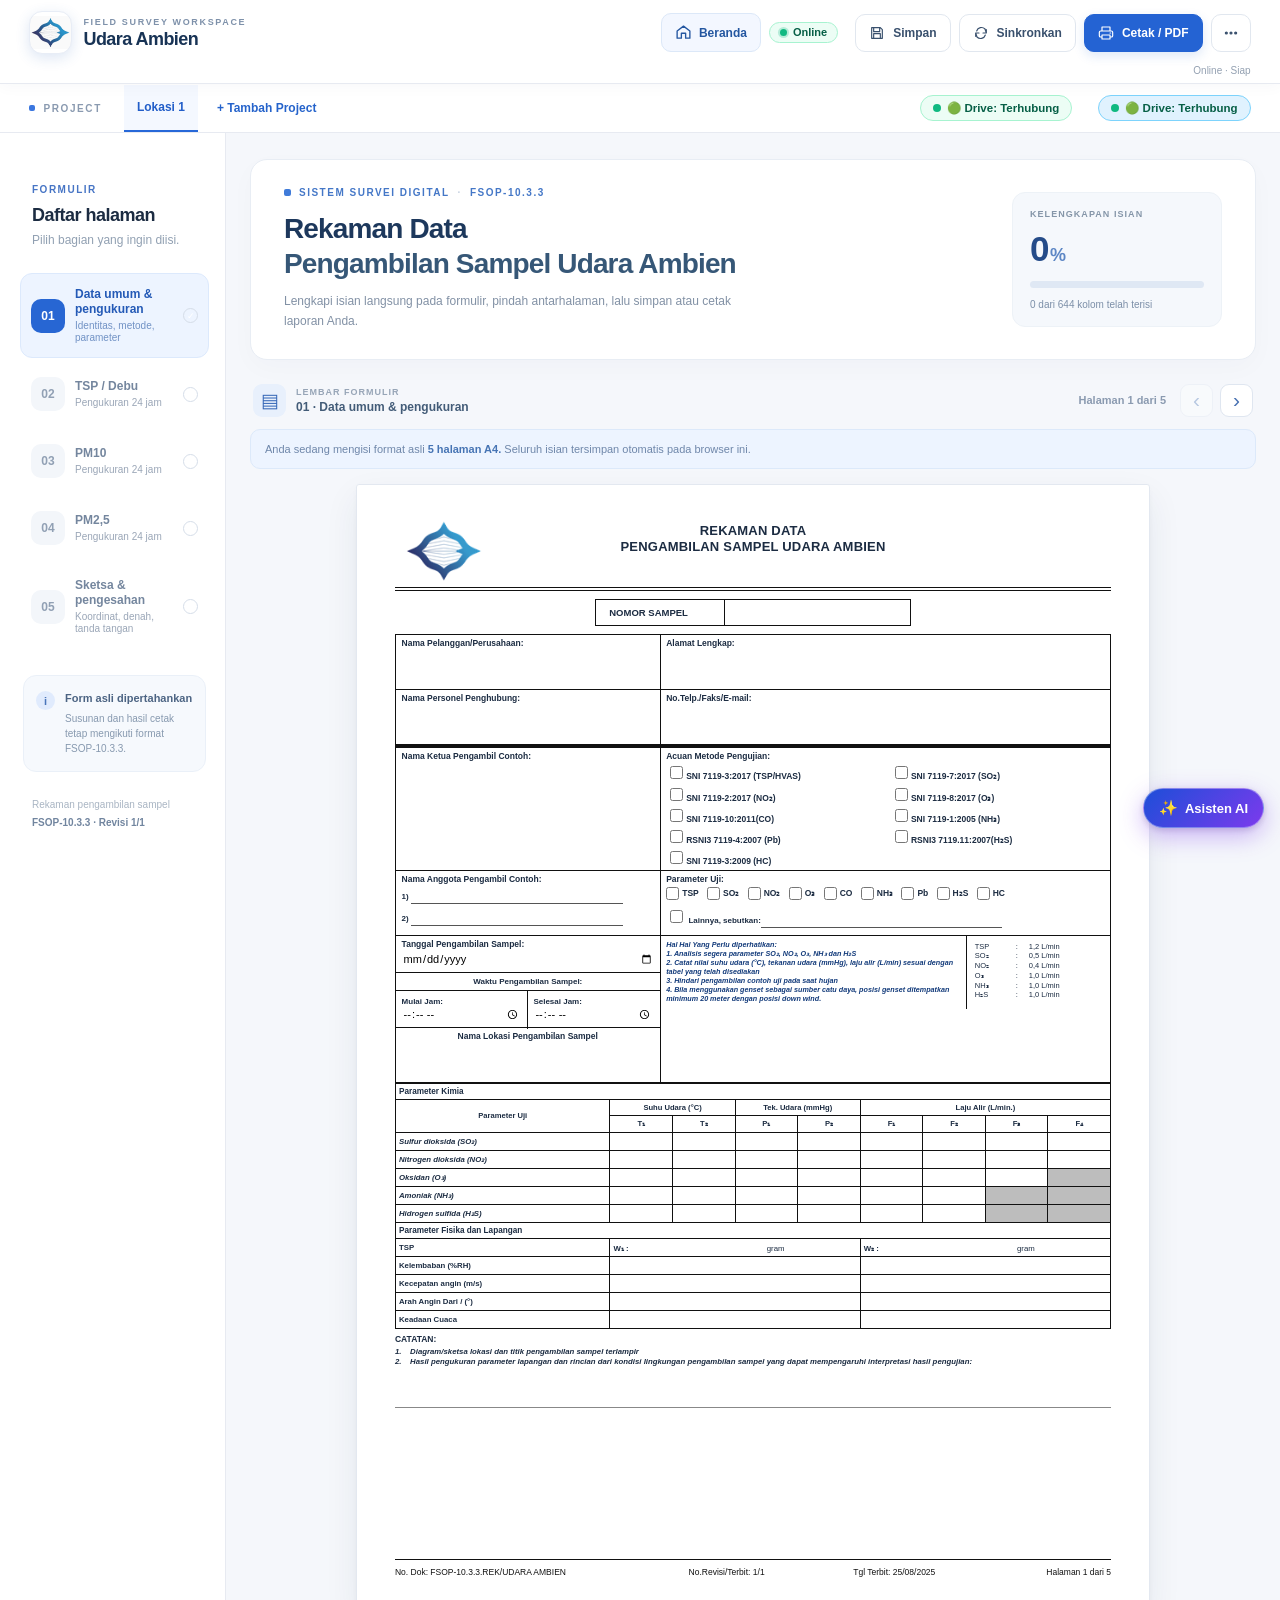
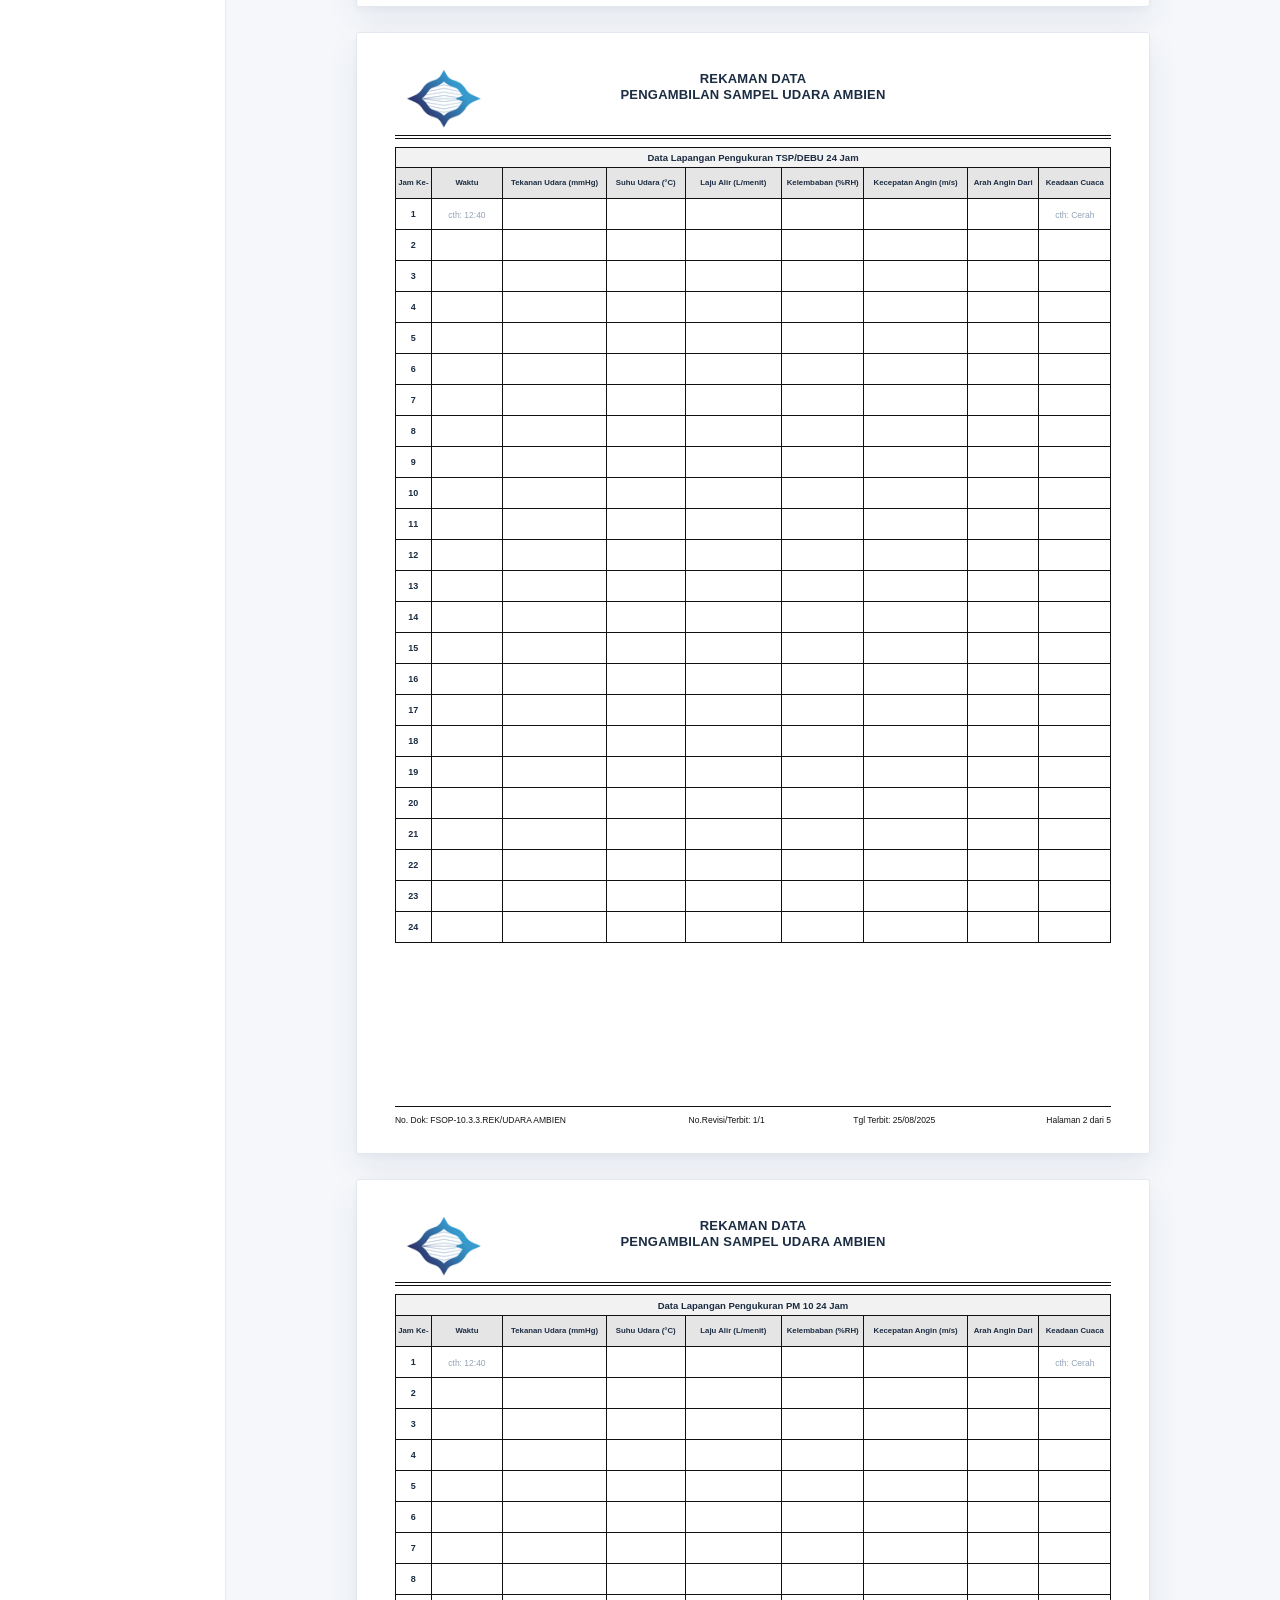
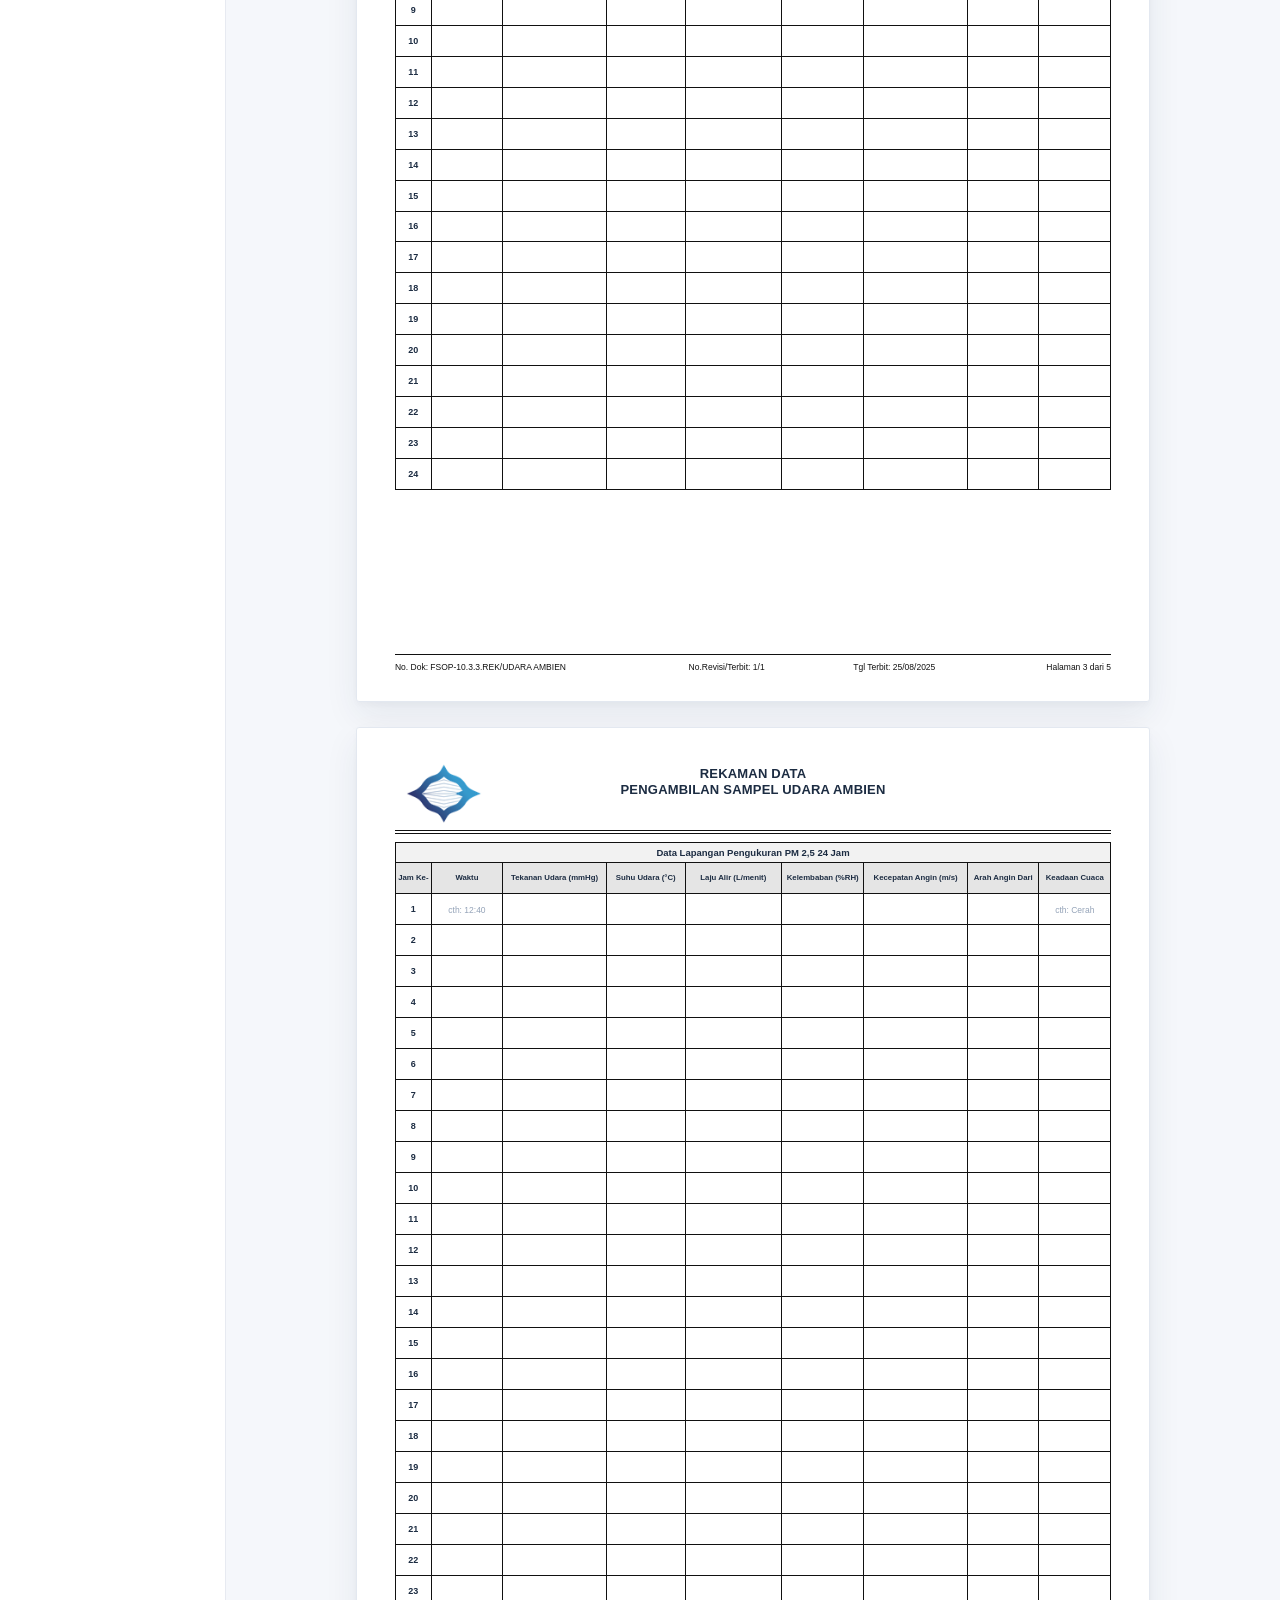
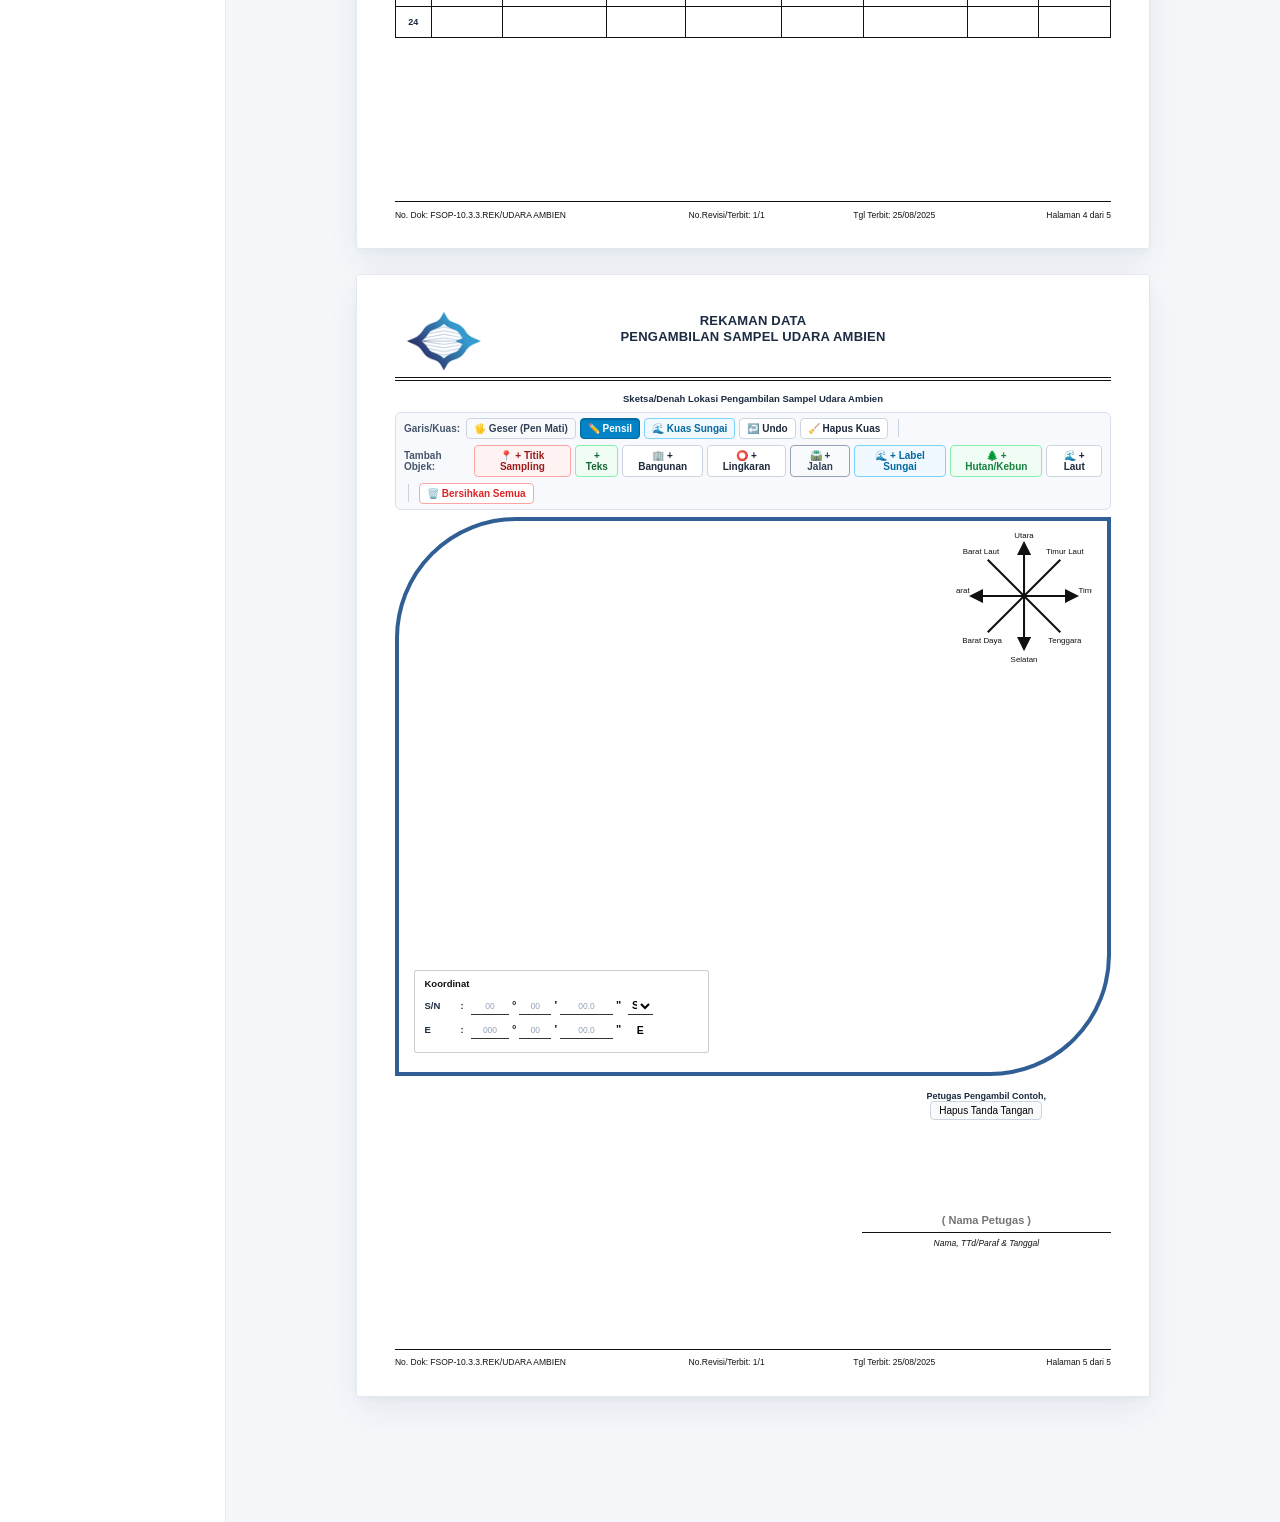
<file: udara.html>
<!doctype html>
<html lang="id">

<head>
  <meta charset="utf-8" />
  <meta name="viewport" content="width=device-width, initial-scale=1.0, maximum-scale=1.0, user-scalable=no, viewport-fit=cover" />
  <title>Sistem Survei - Rekaman Data Pengambilan Sampel Udara Ambien</title>
  <style>
    :root {
      --ink: #111;
      --line: #222;
      --soft: #e9e9e9;
      --accent: #0b5ea8;
      --paper: #fff;
      --bg: #edf1f5
    }

    * {
      box-sizing: border-box
    }

    body {
      margin: 0;
      background: var(--bg);
      font-family: Arial, Helvetica, sans-serif;
      color: var(--ink);
      -webkit-print-color-adjust: exact;
      print-color-adjust: exact
    }

    .toolbar {
      position: sticky;
      top: 0;
      z-index: 10;
      background: #0f172a;
      color: white;
      padding: 10px 14px;
      display: flex;
      gap: 8px;
      align-items: center;
      flex-wrap: wrap;
      box-shadow: 0 2px 8px #0002
    }

    .toolbar strong {
      margin-right: 10px
    }

    .toolbar button,
    .toolbar label.btn {
      border: 0;
      border-radius: 6px;
      padding: 8px 12px;
      background: white;
      color: #0f172a;
      font-weight: 700;
      cursor: pointer;
      font-size: 13px
    }

    .toolbar .primary {
      background: #2563eb;
      color: white
    }

    .toolbar .btn-sync {
      background: #0284c7;
      color: white;
    }

    .toolbar .btn-sync:hover {
      background: #0369a1;
    }

    .toolbar .danger {
      background: #b91c1c;
      color: white
    }

    .toolbar .status {
      margin-left: auto;
      font-size: 12px;
      opacity: .9
    }

    /* Project Sheet Tabs */
    .project-bar {
      position: sticky;
      top: 44px;
      z-index: 9;
      background: #1e293b;
      display: flex;
      align-items: center;
      gap: 0;
      padding: 0 8px;
      overflow-x: auto;
      box-shadow: 0 2px 6px rgba(0, 0, 0, 0.15);
      scrollbar-width: thin;
      scrollbar-color: #475569 #1e293b;
    }

    .project-bar::-webkit-scrollbar {
      height: 4px;
    }

    .project-bar::-webkit-scrollbar-track {
      background: #1e293b;
    }

    .project-bar::-webkit-scrollbar-thumb {
      background: #475569;
      border-radius: 2px;
    }

    .project-tab {
      display: flex;
      align-items: center;
      gap: 6px;
      padding: 8px 14px;
      font-size: 12.5px;
      font-weight: 600;
      color: #94a3b8;
      cursor: pointer;
      white-space: nowrap;
      border-bottom: 2.5px solid transparent;
      transition: all 0.15s ease;
      user-select: none;
    }

    .project-tab:hover {
      color: #e2e8f0;
      background: rgba(255, 255, 255, 0.05);
    }

    .project-tab.active {
      color: #ffffff;
      border-bottom-color: #3b82f6;
      background: rgba(59, 130, 246, 0.1);
    }

    .project-tab .tab-name {
      pointer-events: auto;
    }

    .project-tab .tab-close {
      display: inline-flex;
      align-items: center;
      justify-content: center;
      width: 18px;
      height: 18px;
      border-radius: 50%;
      font-size: 14px;
      line-height: 1;
      color: #64748b;
      transition: all 0.15s;
    }

    .project-tab .tab-close:hover {
      background: #dc2626;
      color: #fff;
    }

    .project-add-btn {
      display: flex;
      align-items: center;
      padding: 8px 14px;
      font-size: 12.5px;
      font-weight: 700;
      color: #3b82f6;
      cursor: pointer;
      white-space: nowrap;
      transition: all 0.15s;
      user-select: none;
    }

    .project-add-btn:hover {
      color: #60a5fa;
      background: rgba(59, 130, 246, 0.1);
    }

    .wrapper {
      padding: 18px 0 40px
    }

    .sheet {
      width: 210mm;
      height: 297mm;
      margin: 0 auto 18px;
      background: var(--paper);
      padding: 8mm 10mm 7mm;
      box-shadow: 0 5px 22px #0002;
      position: relative;
      display: flex;
      flex-direction: column;
      overflow: hidden;
      box-sizing: border-box;
    }

    .header {
      height: 20mm;
      position: relative;
      border-bottom: 1.2mm double #111;
      margin-bottom: 2.2mm;
      flex-shrink: 0;
    }

    .header img {
      position: absolute;
      left: 2mm;
      top: 1mm;
      width: 21mm;
      height: 17mm;
      object-fit: contain;
    }

    .header .title {
      text-align: center;
      font-weight: 800;
      font-size: 13px;
      line-height: 1.25;
      padding-top: 2mm;
      letter-spacing: 0.2px;
    }

    .sample-box {
      display: flex;
      justify-content: center;
      margin: 0 0 2mm;
      flex-shrink: 0;
    }

    .sample-box table {
      border-collapse: collapse;
      font-size: 9.5px;
      font-weight: 700
    }

    .sample-box td {
      border: 1px solid #111;
      padding: 1.2mm 3.5mm;
      min-width: 34mm
    }

    .sample-box input {
      border: 0;
      width: 100%;
      font-size: 12px;
      text-align: center;
      font-weight: 700;
      font-family: inherit;
      color: #000;
    }

    .grid {
      width: 100%;
      border-collapse: collapse;
      table-layout: fixed;
      font-size: 8px;
      flex-shrink: 0;
    }

    .grid th,
    .grid td {
      border: 1px solid #111;
      padding: 0.8mm 1.5mm;
      vertical-align: top
    }

    .grid th {
      font-weight: 700;
      text-align: left
    }

    .grid input[type=text],
    .grid input[type=date],
    .grid input[type=time],
    .grid input[type=email],
    .grid input[type=tel],
    .grid textarea {
      width: 100%;
      border: 0;
      outline: none;
      background: transparent;
      font-family: inherit;
      font-size: 11px;
      font-weight: 500;
      color: #000;
      min-height: 4.5mm;
    }

    .grid textarea {
      resize: none;
      overflow: hidden;
      line-height: 1.35;
      font-size: 11px;
      font-weight: 500;
      font-family: inherit;
      color: #000;
    }

    .boxlabel {
      font-weight: 700;
      display: block;
      margin-bottom: 0.6mm;
      font-size: 8.5px
    }

    .checkline {
      display: flex;
      gap: 2.2mm;
      flex-wrap: wrap;
      align-items: center;
      line-height: 1.25;
      font-size: 8.5px;
      font-weight: 700;
    }

    .checkline label {
      white-space: nowrap;
      cursor: pointer;
      font-weight: 700;
    }

    .checkline input {
      vertical-align: middle;
      margin: 0 0.8mm 0 0
    }

    .thick-top td,
    .thick-top th {
      border-top: 1.2mm solid #111
    }

    .sectionbar {
      font-weight: 700;
      padding: 0.6mm 1.2mm;
      background: #fff;
      font-size: 8.2px
    }

    .note-blue {
      font-style: italic;
      font-weight: 700;
      color: #123a7a;
      line-height: 1.24;
      font-size: 7.2px
    }

    .flowtable {
      width: 100%;
      border-collapse: collapse;
      font-size: 7.5px
    }

    .flowtable td {
      border: 0;
      padding: 0.1mm 0.5mm
    }

    .chem {
      width: 100%;
      border-collapse: collapse;
      table-layout: fixed;
      font-size: 7.8px;
      flex-shrink: 0;
      margin-top: 0;
    }

    .chem th,
    .chem td {
      border: 1px solid #111;
      padding: 0.4mm 0.8mm;
      height: 4.3mm
    }

    .chem th {
      text-align: center;
      font-weight: 700;
      font-size: 7.6px;
      white-space: nowrap;
    }

    .chem .left-chem {
      text-align: left;
      font-weight: 700;
      font-style: italic;
      white-space: nowrap;
    }

    .chem .left-phys {
      text-align: left;
      font-weight: 700;
      font-style: normal;
      white-space: nowrap;
    }

    .chem input {
      width: 100%;
      height: 100%;
      border: 0;
      background: transparent;
      text-align: center;
      font-size: 10.5px;
      font-weight: 600;
      font-family: inherit;
      color: #000;
    }

    .na {
      background: #bdbdbd
    }

    .notes {
      font-size: 7.8px;
      font-weight: 700;
      font-style: italic;
      line-height: 1.3;
      margin-top: 1.5mm;
      flex-shrink: 0;
    }

    .notes textarea {
      width: 100%;
      border: 0;
      border-bottom: 1px solid #888;
      height: 10mm;
      min-height: 7mm;
      resize: none;
      font-family: inherit;
      font-style: normal;
      font-weight: 500;
      font-size: 10.5px;
      line-height: 1.35;
      margin-top: 0.8mm;
      padding: 1px 2px;
      color: #000;
    }

    .catatan-head {
      font-style: normal;
      font-weight: 800;
      font-size: 8.5px;
      display: inline-block;
      margin-bottom: 0.5mm;
    }

    .footer {
      margin-top: auto;
      display: grid;
      grid-template-columns: 4.1fr 2.3fr 2.3fr 1.3fr;
      align-items: center;
      font-size: 8.5px;
      color: #111;
      line-height: 1.2;
      padding-top: 2mm;
      padding-bottom: 0.5mm;
      flex-shrink: 0;
      border-top: 1.2px solid #111;
    }

    .footer span:nth-child(1) {
      text-align: left
    }

    .footer span:nth-child(2) {
      text-align: left
    }

    .footer span:nth-child(3) {
      text-align: left
    }

    .footer span:nth-child(4) {
      text-align: right
    }

    .table-title {
      text-align: center;
      font-weight: 700;
      background: #f2f2f2;
      border: 1px solid #111;
      border-bottom: 0;
      padding: 1.1mm;
      font-size: 9.5px;
      flex-shrink: 0;
    }

    .hourly {
      width: 100%;
      border-collapse: collapse;
      table-layout: fixed;
      font-size: 7.5px;
      flex-shrink: 0;
    }

    .hourly th,
    .hourly td {
      border: 1px solid #111;
      text-align: center;
      padding: 0.3mm 0.5mm;
      height: 8.2mm
    }

    .hourly th {
      font-weight: 700;
      background: #e5e5e5;
      height: 8.2mm;
      line-height: 1.25;
      font-size: 7.8px;
      white-space: normal;
      padding: 0.4mm 0.4mm;
    }

    .hourly input {
      width: 100%;
      height: 100%;
      border: 0;
      background: transparent;
      text-align: center;
      font-size: 10.5px;
      font-weight: 600;
      font-family: inherit;
      color: #000;
    }

    .hourly input::placeholder {
      color: #94a3b8;
      font-size: 8.5px;
      font-weight: normal;
    }

    .hourly td:first-child {
      font-weight: 700;
      font-size: 9px;
    }

    .sketch-title {
      text-align: center;
      font-weight: 700;
      font-size: 9.5px;
      margin: 1mm 0 2mm;
      flex-shrink: 0;
    }

    .canvas-wrap {
      border: 1px solid #111;
      height: 150mm;
      position: relative;
      background: #fff
    }

    .method-grid {
      display: grid;
      grid-template-columns: 1fr 1fr;
      gap: 0.6mm 3mm;
      line-height: 1.25;
      font-size: 8.5px;
      font-weight: 700;
    }

    .method-grid label {
      white-space: nowrap;
      cursor: pointer;
      font-weight: 700;
    }

    .sketch-zone {
      height: 148mm;
      border: 1.1mm solid #315f95;
      border-radius: 32mm 0 32mm 0;
      position: relative;
      overflow: hidden;
      background: #fff;
      flex-shrink: 0;
    }

    .sketch-zone canvas {
      position: absolute;
      inset: 0;
      width: 100%;
      height: 100%;
      touch-action: none;
    }

    .compass {
      position: absolute;
      right: 4mm;
      top: 2mm;
      width: 36mm;
      height: 36mm;
      z-index: 5;
      pointer-events: none
    }

    .coord-overlay {
      position: absolute;
      left: 4mm;
      bottom: 5mm;
      z-index: 6;
      width: 78mm;
      font-size: 8.5px;
      font-weight: 700;
      background: rgba(255, 255, 255, .92);
      padding: 2mm 2.5mm;
      border-radius: 3px;
      border: 1px solid rgba(0, 0, 0, 0.2);
    }

    .coord-title {
      font-weight: 800;
      font-size: 9.5px;
      margin-bottom: 2mm;
      color: #111;
    }

    .coord-row {
      display: flex;
      align-items: center;
      margin: 1.5mm 0;
      gap: 1.5mm;
    }

    .coord-label {
      width: 8mm;
      font-weight: 800;
      font-size: 9.5px;
      flex-shrink: 0;
    }

    .coord-colon {
      font-weight: 800;
      font-size: 9.5px;
      flex-shrink: 0;
      margin-right: 0.5mm;
    }

    .dms-group {
      display: flex;
      align-items: center;
      gap: 0.8mm;
      flex: 1;
    }

    .dms-dir {
      border: 0;
      border-bottom: 1px solid #333;
      background: transparent;
      font-size: 10.5px;
      font-weight: 700;
      font-family: inherit;
      color: #000;
      padding: 0;
      cursor: pointer;
      width: 6.5mm;
      text-align: center;
      height: 4.8mm;
      margin-left: 1mm;
      flex-shrink: 0;
    }

    .dms-dir-fixed {
      display: inline-block;
      width: 6.5mm;
      font-size: 10.5px;
      font-weight: 700;
      font-family: inherit;
      color: #000;
      text-align: center;
      height: 4.8mm;
      line-height: 4.8mm;
      margin-left: 1mm;
      flex-shrink: 0;
    }

    .dms-input {
      border: 0;
      border-bottom: 1px solid #333;
      background: transparent;
      font-size: 10.5px;
      font-weight: 600;
      font-family: inherit;
      color: #000;
      text-align: center;
      padding: 0 1px;
      height: 4.8mm;
      min-height: 4.5mm;
    }

    .dms-deg {
      width: 10mm;
    }

    .dms-min {
      width: 8.5mm;
    }

    .dms-sec {
      width: 14mm;
    }

    .dms-unit {
      font-size: 11px;
      font-weight: 700;
      color: #111;
      line-height: 1;
      user-select: none;
    }

    .dms-input::placeholder {
      color: #94a3b8;
      font-size: 8.5px;
      font-weight: normal;
    }

    canvas {
      display: block;
      width: 100%;
      height: 100%;
      touch-action: none
    }

    .canvas-tools {
      display: flex;
      gap: 6px;
      margin-bottom: 1.5mm;
      flex-shrink: 0
    }

    .canvas-tools button {
      font-size: 10px;
      padding: 3px 8px;
      border-radius: 4px;
      border: 1px solid #cbd5e1;
      background: #f8fafc;
      cursor: pointer
    }

    .canvas-tools button:hover {
      background: #e2e8f0
    }

    /* Sketch Toolbar & Interactive Elements */
    .sketch-toolbar {
      display: flex;
      align-items: center;
      flex-wrap: wrap;
      gap: 6px;
      margin-bottom: 1.8mm;
      background: #f8fafc;
      padding: 5px 8px;
      border-radius: 6px;
      border: 1px solid #cbd5e1;
      flex-shrink: 0;
    }

    .st-grp {
      display: flex;
      align-items: center;
      gap: 4px;
    }

    .st-label {
      font-size: 10px;
      font-weight: 700;
      color: #475569;
      margin-right: 2px;
    }

    .st-divider {
      width: 1px;
      height: 18px;
      background: #cbd5e1;
      margin: 0 4px;
    }

    .st-btn {
      font-size: 10px;
      font-weight: 700;
      padding: 4px 7px;
      border-radius: 4px;
      border: 1px solid #cbd5e1;
      background: white;
      color: #1e293b;
      cursor: pointer;
      display: inline-flex;
      align-items: center;
      gap: 3px;
      transition: all 0.15s ease;
    }

    .st-btn:hover {
      background: #f1f5f9;
      border-color: #94a3b8;
    }

    .st-btn-mode {
      background: #f8fafc;
      border-color: #cbd5e1;
      color: #334155;
    }

    .st-btn-mode.active {
      background: #0284c7 !important;
      border-color: #0369a1 !important;
      color: #ffffff !important;
      box-shadow: inset 0 1px 2px rgba(0, 0, 0, 0.2);
    }

    .st-btn-river-brush {
      background: #f0f9ff;
      border-color: #7dd3fc;
      color: #0369a1;
    }

    .st-btn-river-brush.active {
      background: #0284c7 !important;
      border-color: #0369a1 !important;
      color: #ffffff !important;
    }

    .st-btn-sampling {
      background: #fef2f2;
      border-color: #fca5a5;
      color: #991b1b;
    }

    .st-btn-sampling:hover {
      background: #fee2e2;
      border-color: #f87171;
    }

    .st-btn-text {
      background: #f0fdf4;
      border-color: #86efac;
      color: #166534;
    }

    .st-btn-text:hover {
      background: #dcfce7;
      border-color: #4ade80;
    }

    .st-btn-road {
      background: #f8fafc;
      border-color: #94a3b8;
      color: #334155;
    }

    .st-btn-river {
      background: #f0f9ff;
      border-color: #7dd3fc;
      color: #0369a1;
    }

    .st-btn-river:hover {
      background: #e0f2fe;
      border-color: #38bdf8;
    }

    .st-btn-forest {
      background: #f0fdf4;
      border-color: #86efac;
      color: #15803d;
    }

    .st-btn-forest:hover {
      background: #dcfce7;
      border-color: #22c55e;
    }

    .st-btn-clear {
      background: #fff;
      border-color: #fca5a5;
      color: #dc2626;
    }

    .st-btn-clear:hover {
      background: #fee2e2;
    }

    .sketch-elements-layer {
      position: absolute;
      inset: 0;
      z-index: 4;
      pointer-events: none;
    }

    .sketch-elem {
      position: absolute;
      pointer-events: auto;
      user-select: none;
      cursor: move;
      touch-action: none;
      box-sizing: border-box;
      transform-origin: center center;
    }

    .sketch-elem.dragging,
    .sketch-elem.resizing {
      z-index: 20;
    }

    .sketch-elem.selected {
      outline: 1.5px solid #0284c7;
      outline-offset: 2px;
    }

    /* Controls, Rotation Handle & Resize Handles */
    .elem-controls {
      position: absolute;
      top: -34px;
      right: 0;
      display: none;
      gap: 4px;
      background: #0f172a;
      padding: 4px 6px;
      border-radius: 6px;
      box-shadow: 0 2px 8px rgba(0, 0, 0, 0.4);
      z-index: 30;
      pointer-events: auto;
      touch-action: manipulation;
    }

    /* Continuous bridge between element and controls so hover is never lost */
    .elem-controls::before {
      content: '';
      position: absolute;
      left: -8px;
      right: -8px;
      top: -8px;
      bottom: -14px;
      background: transparent;
      z-index: -1;
    }

    .sketch-elem:hover .elem-controls,
    .sketch-elem.selected .elem-controls,
    .sketch-elem.dragging .elem-controls,
    .sketch-elem.resizing .elem-controls {
      display: flex;
    }

    .elem-ctrl-btn {
      background: #334155;
      color: white;
      border: 0;
      border-radius: 4px;
      padding: 4px 7px;
      font-size: 11px;
      font-weight: bold;
      cursor: pointer;
      line-height: 1;
      touch-action: manipulation;
    }

    .elem-ctrl-btn:hover, .elem-ctrl-btn:active {
      background: #475569;
    }

    .elem-ctrl-del:hover, .elem-ctrl-del:active {
      background: #dc2626;
    }

    /* Top rotation handle for free, custom 360° rotation */
    .elem-rot-handle {
      position: absolute;
      top: -24px;
      left: 50%;
      transform: translateX(-50%);
      width: 18px;
      height: 18px;
      border-radius: 50%;
      background: #0284c7;
      border: 2px solid #fff;
      box-shadow: 0 1px 5px rgba(0, 0, 0, 0.35);
      cursor: grab;
      display: none;
      z-index: 35;
      pointer-events: auto;
      touch-action: none;
    }

    .elem-rot-handle::before {
      content: '';
      position: absolute;
      top: -10px;
      left: -10px;
      right: -10px;
      bottom: -10px;
    }

    .elem-rot-handle::after {
      content: '';
      position: absolute;
      top: 15px;
      left: 6px;
      width: 2px;
      height: 10px;
      background: #0284c7;
    }

    .sketch-elem:hover .elem-rot-handle,
    .sketch-elem.selected .elem-rot-handle,
    .sketch-elem.rotating .elem-rot-handle {
      display: block;
    }

    .elem-resizer {
      position: absolute;
      right: -8px;
      bottom: -8px;
      width: 26px;
      height: 26px;
      cursor: nwse-resize;
      background: #0284c7;
      border: 2px solid #ffffff;
      border-radius: 50%;
      box-shadow: 0 2px 8px rgba(0, 0, 0, 0.35);
      z-index: 28;
      display: none;
      align-items: center;
      justify-content: center;
      touch-action: none;
      color: #fff;
      font-size: 13px;
      font-weight: 900;
      line-height: 1;
    }

    .elem-resizer::after {
      content: '⤡';
      display: block;
      transform: rotate(45deg);
    }

    .elem-resizer::before {
      content: '';
      position: absolute;
      top: -12px;
      left: -12px;
      right: -12px;
      bottom: -12px;
    }

    .sketch-elem:hover .elem-resizer,
    .sketch-elem.selected .elem-resizer,
    .sketch-elem.resizing .elem-resizer {
      display: flex !important;
    }

    .elem-editable-text {
      outline: none;
      cursor: text;
      user-select: text;
    }

    .elem-editable-text:focus {
      background: #fff;
      box-shadow: 0 0 0 2px #0284c7;
      border-radius: 2px;
      color: #000;
      padding: 0 2px;
    }

    /* Text container that automatically counter-rotates to stay flat */
    .elem-flat-text {
      display: inline-flex;
      align-items: center;
      justify-content: center;
      transform-origin: center center;
      pointer-events: auto;
    }

    /* Sampling Point Leader Line & Marker (Pure Circle Point, Flat Badge) */
    .sp-badge-elem {
      background: #dc2626;
      color: #fff;
      font-weight: 800;
      font-size: 11px;
      padding: 4px 10px;
      border-radius: 4px;
      border: 1.5px solid #991b1b;
      box-shadow: 0 2px 6px rgba(0, 0, 0, 0.25);
      white-space: nowrap;
      display: inline-flex;
      align-items: center;
      justify-content: center;
      user-select: none;
      pointer-events: auto;
    }

    .sp-badge-text {
      color: #fff;
      font-weight: 800;
      font-size: 11px;
      letter-spacing: 0.2px;
    }

    .sp-badge-elem .elem-editable-text:focus {
      background: #fff;
      color: #000;
    }

    .elem-sampling_marker {
      position: absolute;
      width: 20px;
      height: 20px;
      margin-left: -10px;
      margin-top: -10px;
      border-radius: 50%;
      background: #dc2626;
      border: 2.5px solid #ffffff;
      box-shadow: 0 0 0 1.5px #dc2626, 0 2px 6px rgba(0, 0, 0, 0.35);
      cursor: crosshair;
      display: flex;
      align-items: center;
      justify-content: center;
      z-index: 26;
      pointer-events: auto;
      user-select: none;
      touch-action: none;
      transition: transform 0.1s ease;
    }

    .elem-sampling_marker:hover {
      transform: scale(1.15);
      box-shadow: 0 0 0 2px #dc2626, 0 3px 8px rgba(0, 0, 0, 0.45);
    }

    .elem-sampling_marker.dragging {
      transform: scale(1.25);
      box-shadow: 0 0 0 2.5px #991b1b, 0 4px 10px rgba(0, 0, 0, 0.5);
    }

    .elem-sampling_marker .sp-target-dot {
      width: 4px;
      height: 4px;
      background: #ffffff;
      border-radius: 50%;
      pointer-events: none;
    }

    .sp-svg-layer {
      position: absolute;
      inset: 0;
      width: 100%;
      height: 100%;
      pointer-events: none;
      z-index: 3;
      overflow: visible;
    }

    .sp-svg-line {
      stroke: #dc2626;
      stroke-width: 2.2px;
      stroke-linecap: round;
      stroke-linejoin: round;
      filter: drop-shadow(0 1px 2px rgba(0, 0, 0, 0.2));
    }

    /* Ensure sampling point badge sits above SVG leader line */
    .elem-sampling_point {
      z-index: 16;
    }

    /* Draggable Text Badge (No icon) */
    .elem-text {
      background: rgba(255, 255, 255, 0.95);
      border: 1.2px dashed #475569;
      border-radius: 4px;
      padding: 3px 8px;
      box-shadow: 0 1px 3px rgba(0, 0, 0, 0.12);
      display: inline-flex;
      align-items: center;
      justify-content: center;
    }

    .text-badge {
      display: inline-flex;
      align-items: center;
      font-size: 11px;
      font-weight: 700;
      color: #0f172a;
      white-space: nowrap;
    }

    /* Building (Kotak) & Circle Shapes */
    .elem-building_rect {
      background: rgba(241, 245, 249, 0.94);
      border: 2px solid #1e293b;
      border-radius: 2px;
      box-shadow: 0 1px 4px rgba(0, 0, 0, 0.1);
      padding: 5px;
      display: flex;
      align-items: center;
      justify-content: center;
    }

    .building-box {
      width: 100%;
      height: 100%;
      border: 1px dashed rgba(30, 41, 59, 0.35);
      display: flex;
      align-items: center;
      justify-content: center;
      text-align: center;
      font-size: 11px;
      font-weight: 700;
      color: #0f172a;
      padding: 2px;
      box-sizing: border-box;
    }

    .elem-circle {
      background: rgba(241, 245, 249, 0.94);
      border: 2px solid #1e293b;
      border-radius: 50%;
      box-shadow: 0 1px 4px rgba(0, 0, 0, 0.1);
      padding: 5px;
      display: flex;
      align-items: center;
      justify-content: center;
    }

    .circle-box {
      width: 100%;
      height: 100%;
      display: flex;
      align-items: center;
      justify-content: center;
      text-align: center;
      font-size: 11px;
      font-weight: 700;
      color: #0f172a;
      padding: 2px;
      box-sizing: border-box;
    }

    /* Road element */
    .elem-road {
      background: #334155;
      display: flex;
      align-items: center;
      justify-content: center;
      box-shadow: 0 2px 5px rgba(0, 0, 0, 0.18);
      border-top: 2.5px solid #0f172a;
      border-bottom: 2.5px solid #0f172a;
      /* Enhance road text visibility */
      text-shadow: 0 0 3px #000, 0 0 6px #000;
      font-weight: 900;
    }

    .road-box {
      width: 100%;
      height: 100%;
      position: relative;
      display: flex;
      align-items: center;
      justify-content: center;
    }

    .elem-road .road-centerline {
      position: absolute;
      left: 0;
      right: 0;
      top: 50%;
      height: 0;
      border-top: 2px dashed #f8fafc;
      transform: translateY(-50%);
    }

    .road-text {
      position: relative;
      z-index: 2;
      background: transparent;
      color: #ffffff;
      font-weight: 800;
      font-size: 12px;
      padding: 2px 8px;
      border-radius: 3px;
      white-space: nowrap;
      text-shadow: 0 0 4px #000, 0 0 8px #000, 1px 1px 2px #000, -1px -1px 2px #000;
      letter-spacing: 0.5px;
    }

    /* River label element (Label Nama Sungai) */
    /* SVG line for sampling point */
    .sp-svg-line {
      stroke: #dc2626;
      stroke-width: 2;
      pointer-events: none;
      z-index: -1;
    }

    .elem-river {
      background: rgba(2, 132, 199, 0.95);
      border: 1.5px solid #0369a1;
      border-radius: 4px;
      padding: 3px 8px;
      display: inline-flex;
      align-items: center;
      justify-content: center;
      box-shadow: 0 1px 4px rgba(0, 0, 0, 0.18);
    }

    .river-box {
      display: inline-flex;
      align-items: center;
      gap: 5px;
    }

    .river-waves {
      color: rgba(255, 255, 255, 0.75);
      font-size: 11px;
      font-weight: bold;
      pointer-events: none;
      letter-spacing: 2px;
      user-select: none;
    }

    .river-text {
      color: #fff;
      font-weight: 700;
      font-size: 10.5px;
      white-space: nowrap;
    }

    /* Forest / Garden element (Hutan / Kebun) */
    .elem-forest {
      background: rgba(220, 252, 231, 0.92);
      border: 2px dashed #15803d;
      border-radius: 6px;
      display: flex;
      align-items: center;
      justify-content: center;
      box-shadow: 0 1px 4px rgba(0, 0, 0, 0.1);
      padding: 5px;
    }

    .forest-box {
      width: 100%;
      height: 100%;
      display: flex;
      flex-direction: column;
      align-items: center;
      justify-content: center;
      text-align: center;
      gap: 2px;
    }

    .forest-trees {
      font-size: 12px;
      line-height: 1;
      opacity: 0.7;
      pointer-events: none;
    }

    .forest-text {
      font-size: 11px;
      font-weight: 700;
      color: #14532d;
      padding: 1px 4px;
      background: rgba(255, 255, 255, 0.75);
      border-radius: 3px;
      white-space: nowrap;
    }

    /* Sea / Ocean element (Laut / Pantai / Perairan) */
    .elem-sea {
      background: rgba(224, 242, 254, 0.92);
      border: 2px dashed #0284c7;
      border-radius: 6px;
      display: flex;
      align-items: center;
      justify-content: center;
      box-shadow: 0 1px 4px rgba(0, 0, 0, 0.1);
      padding: 5px;
    }

    .sea-box {
      width: 100%;
      height: 100%;
      display: flex;
      flex-direction: column;
      align-items: center;
      justify-content: center;
      text-align: center;
      gap: 2px;
    }

    .sea-waves {
      font-size: 13px;
      line-height: 1;
      color: #0284c7;
      opacity: 0.85;
      pointer-events: none;
      letter-spacing: 2px;
    }

    .sea-text {
      font-size: 11px;
      font-weight: 700;
      color: #0369a1;
      padding: 1px 6px;
      background: rgba(255, 255, 255, 0.85);
      border-radius: 3px;
      white-space: nowrap;
    }

    .coord {
      width: 100%;
      border-collapse: collapse;
      font-size: 9.5px;
      margin-top: 3mm
    }

    .coord td {
      padding: 1mm 2mm
    }

    .coord input {
      border: 0;
      border-bottom: 1px solid #222;
      width: 80%;
      font-size: 9.5px
    }

    .signature-row {
      display: flex;
      justify-content: flex-end;
      margin-top: 4mm;
      flex-shrink: 0
    }

    .signature-box {
      width: 66mm;
      text-align: center;
      font-size: 8.5px
    }

    .signature-box b {
      font-size: 9px
    }

    .signature-canvas {
      height: 22mm;
      border: none;
      margin: 1mm 0 0.5mm 0;
      position: relative;
      background: transparent;
    }

    .signature-canvas canvas {
      display: block;
      width: 100%;
      height: 100%;
      touch-action: none;
    }

    .signature-meta {
      display: flex;
      flex-direction: column;
      align-items: center;
      gap: 0.6mm;
      margin-top: 1mm;
      margin-bottom: 1mm;
    }

    .signature-name-input {
      border: 0;
      width: 100%;
      text-align: center;
      font-size: 11px;
      font-weight: 700;
      font-family: inherit;
      padding: 0.5mm 0;
      background: transparent;
      color: #000;
      outline: none;
    }

    .signature-line {
      width: 100%;
      height: 0;
      border-bottom: 1.2px solid #111;
      margin: 0.4mm 0 0.8mm 0;
    }

    .signature-label {
      font-style: italic;
      font-size: 8.5px;
      color: #111;
      text-decoration: none;
      text-align: center;
    }

    .signature-date-row {
      display: flex;
      align-items: center;
      justify-content: center;
      gap: 4px;
      font-size: 8.5px;
      color: #333;
      margin-top: 0.5mm;
    }

    .signature-date-row input[type="date"] {
      border: 0;
      background: transparent;
      font-size: 9px;
      font-family: inherit;
      color: #000;
      outline: none;
      padding: 0;
    }

    .small {
      font-size: 7.2px
    }

    .screen-help {
      font-size: 12px;
      color: #334155;
      text-align: center;
      margin: 0 0 12px
    }

    .modal-backdrop {
      position: fixed;
      inset: 0;
      background: rgba(15, 23, 42, 0.65);
      z-index: 9999;
      display: none;
      align-items: center;
      justify-content: center;
      padding: 16px;
    }

    .modal-box {
      background: #fff;
      border-radius: 8px;
      box-shadow: 0 10px 30px rgba(0, 0, 0, 0.35);
      width: 100%;
      max-width: 440px;
      padding: 20px 22px;
      font-family: Arial, Helvetica, sans-serif;
      color: #0f172a;
    }

    .modal-title {
      font-size: 15px;
      font-weight: 800;
      margin: 0 0 6px;
      color: #0f172a;
    }

    .modal-desc {
      font-size: 12px;
      color: #475569;
      margin-bottom: 14px;
      line-height: 1.4;
    }

    .modal-options {
      display: flex;
      flex-direction: column;
      gap: 10px;
      margin-bottom: 18px;
      background: #f8fafc;
      padding: 12px 14px;
      border-radius: 6px;
      border: 1px solid #e2e8f0;
    }

    .modal-option {
      display: flex;
      align-items: center;
      gap: 8px;
      font-size: 12.5px;
      font-weight: 600;
      cursor: pointer;
      color: #1e293b;
    }

    .modal-option input {
      width: 16px;
      height: 16px;
      cursor: pointer;
    }

    .modal-actions {
      display: flex;
      justify-content: flex-end;
      gap: 8px;
    }

    .modal-actions button {
      border: 0;
      border-radius: 6px;
      padding: 8px 14px;
      font-size: 13px;
      font-weight: 700;
      cursor: pointer;
    }

    .modal-actions .btn-cancel {
      background: #e2e8f0;
      color: #334155;
    }

    .modal-actions .btn-confirm {
      background: #0284c7;
      color: white;
    }

    @media print {
      body {
        background: #fff
      }

      .toolbar,
      .project-bar,
      .screen-help,
      .canvas-tools,
      .sketch-toolbar,
      .elem-controls,
      .elem-resizer,
      .elem-rot-handle,
      .modal-backdrop {
        display: none !important
      }

      .sketch-elem {
        box-shadow: none !important;
        cursor: default !important;
      }

      .sketch-elem .elem-editable-text {
        outline: none !important;
        background: transparent !important;
        box-shadow: none !important;
      }

      .elem-text {
        border: none !important;
        box-shadow: none !important;
        background: rgba(255, 255, 255, 0.88) !important;
      }

      .elem-road,
      .elem-river,
      .elem-forest,
      .elem-sea {
        box-shadow: none !important;
        -webkit-print-color-adjust: exact !important;
        print-color-adjust: exact !important;
      }

      .sp-svg-layer {
        display: block !important;
      }

      .sp-svg-line {
        -webkit-print-color-adjust: exact !important;
        print-color-adjust: exact !important;
      }

      .sp-badge-elem,
      .elem-sampling_marker {
        box-shadow: none !important;
        -webkit-print-color-adjust: exact !important;
        print-color-adjust: exact !important;
      }

      .wrapper {
        padding: 0
      }

      .sheet {
        margin: 0;
        box-shadow: none;
        page-break-after: always;
        break-after: page;
        page-break-inside: avoid;
        break-inside: avoid;
        height: 297mm !important;
        max-height: 297mm !important;
        overflow: hidden !important;
      }

      .sheet:last-child {
        page-break-after: auto;
        break-after: auto;
      }

      input[type="date"]::-webkit-inner-spin-button,
      input[type="date"]::-webkit-calendar-picker-indicator {
        display: none;
        -webkit-appearance: none;
      }

      .dms-dir {
        -webkit-appearance: none;
        -moz-appearance: none;
        appearance: none;
        border: 0;
      }

      .dms-input::placeholder {
        color: transparent !important;
      }

      @page {
        size: A4 portrait;
        margin: 0;
      }
    }
  </style>
  <style id="modern-workspace-styles">
    /* Tampilan aplikasi: semua properti pada media SCREEN. CSS cetak orisinal tidak diganti. */
    @media screen {
      :root {
        --ui-navy: #172a44;
        --ui-dark: #20344e;
        --ui-primary: #2463d3;
        --ui-primary-hover: #174cae;
        --ui-line: #e7eaf1;
        --ui-muted: #71829a;
        --ui-canvas: #f5f7fb;
        --toolbar-h: 74px;
        --app-top: 148px;
      }

      html {
        scroll-behavior: smooth;
      }

      body {
        background: var(--ui-canvas);
        color: #1c2c42;
        font-family: Inter, -apple-system, BlinkMacSystemFont, "Segoe UI", Arial, sans-serif;
      }

      button,
      input,
      textarea,
      select {
        font-family: inherit;
      }

      button:focus-visible,
      summary:focus-visible,
      label.import-item:focus-within,
      .page-nav-link:focus-visible {
        outline: 3px solid #a5c3ff;
        outline-offset: 2px;
      }

      .toolbar {
        min-height: 72px;
        padding: 11px clamp(16px, 2.3vw, 34px);
        background: #fff;
        color: var(--ui-dark);
        border-bottom: 1px solid var(--ui-line);
        box-shadow: 0 2px 15px rgba(20, 43, 78, .035);
        display: flex;
        gap: 18px;
        justify-content: space-between;
        flex-wrap: wrap;
        z-index: 75;
      }

      .app-brand {
        display: flex;
        align-items: center;
        gap: 11px;
        min-width: 190px;
      }

      .brand-symbol {
        flex-shrink: 0;
        display: flex;
        align-items: center;
        justify-content: center;
        width: 43px;
        height: 43px;
        border-radius: 13px;
        background: linear-gradient(143deg, #286cde, #244ca7);
        color: white;
        box-shadow: 0 4px 14px #3067bb2a;
      }

      .brand-symbol svg {
        width: 28px;
        height: 28px;
      }

      .brand-copy {
        display: flex;
        flex-direction: column;
        gap: 3px;
        line-height: 1;
      }

      .brand-overline {
        font-size: 9px;
        letter-spacing: 1.65px;
        font-weight: 800;
        color: #7e91aa;
      }

      .toolbar .brand-copy strong {
        margin: 0;
        font-size: 18px;
        font-weight: 780;
        letter-spacing: -.55px;
        color: #183355;
      }

      .toolbar-main-actions {
        display: flex;
        gap: 8px;
        align-items: center;
        margin-left: auto;
      }

      .mode-pill {
        display: inline-flex;
        gap: 8px;
        align-items: center;
        color: #58718b;
        font-size: 11.5px;
        font-weight: 600;
        white-space: nowrap;
        margin-right: 9px;
      }

      .mode-dot {
        width: 7px;
        height: 7px;
        border-radius: 50%;
        background: #25a77d;
        box-shadow: 0 0 0 4px #daf6eb;
      }

      .toolbar button.ui-button,
      .toolbar summary.ui-button {
        display: inline-flex;
        align-items: center;
        justify-content: center;
        gap: 8px;
        padding: 10px 13px;
        border-radius: 10px;
        font-size: 12px;
        font-weight: 700;
        line-height: 1;
        white-space: nowrap;
        cursor: pointer;
        transition: background .18s, border-color .18s, transform .18s, box-shadow .18s;
        border: 1px solid #e1e7ef;
        background: #fff;
        color: #39506d;
        box-shadow: none;
      }

      .toolbar button.ui-button:hover,
      .toolbar summary.ui-button:hover {
        background: #f2f6fb;
        border-color: #bfcedf;
      }

      .toolbar button.ui-button:active {
        transform: translateY(1px)
      }

      .toolbar .ui-button svg,
      .toolbar summary.ui-button svg {
        width: 16px;
        height: 16px;
        flex-shrink: 0;
        stroke: currentColor;
        stroke-width: 1.75;
        stroke-linecap: round;
        stroke-linejoin: round;
      }

      .toolbar .ui-button-more svg {
        fill: currentColor;
        stroke: none;
        width: 17px;
      }

      .toolbar button.ui-button-primary {
        background: var(--ui-primary);
        border-color: var(--ui-primary);
        color: white;
        box-shadow: 0 4px 11px #2463d326;
      }

      .toolbar button.ui-button-primary:hover {
        background: var(--ui-primary-hover);
        border-color: var(--ui-primary-hover);
      }

      .toolbar .status {
        flex-basis: 100%;
        margin: -13px 0 0 0;
        text-align: right;
        color: #93a0b1;
        opacity: 1;
        font-size: 10px;
        min-height: 0;
        height: 0;
        line-height: 10px;
        pointer-events: none;
      }

      .more-actions {
        position: relative;
      }

      .more-actions summary {
        list-style: none;
      }

      .more-actions summary::-webkit-details-marker {
        display: none;
      }

      .toolbar summary.ui-button-more {
        padding: 10px 11px;
      }

      .more-dropdown {
        position: absolute;
        right: 0;
        top: calc(100% + 11px);
        width: 232px;
        border: 1px solid #e2eaf2;
        border-radius: 13px;
        box-shadow: 0 12px 38px #172a4429;
        background: #fff;
        padding: 9px;
        z-index: 200;
      }

      .dropdown-heading {
        color: #8997aa;
        letter-spacing: 1.2px;
        font-size: 9px;
        font-weight: 800;
        padding: 9px 10px 6px;
      }

      .toolbar .more-dropdown button,
      .toolbar .more-dropdown label.import-item {
        display: flex;
        align-items: center;
        justify-content: space-between;
        width: 100%;
        padding: 11px 10px;
        border-radius: 7px;
        border: 0;
        color: #314562;
        font-size: 12px;
        font-weight: 650;
        background: transparent;
        cursor: pointer;
        text-align: left;
      }

      .toolbar .more-dropdown button:hover,
      .toolbar .more-dropdown label.import-item:hover {
        background: #f2f6fb;
      }

      .more-dropdown span {
        color: #8d9db0;
        font-weight: 700;
      }

      .dropdown-separator {
        height: 1px;
        background: #edf0f5;
        margin: 6px;
      }

      .toolbar .more-dropdown .danger-action {
        color: #b64953;
      }

      .projects-strip {
        position: sticky;
        top: var(--toolbar-h);
        z-index: 65;
        height: 49px;
        display: flex;
        align-items: center;
        padding: 0 clamp(16px, 2.3vw, 34px);
        background: #fff;
        border-bottom: 1px solid #e7eaf1;
        gap: 22px;
      }

      .project-strip-caption {
        display: flex;
        align-items: center;
        gap: 8px;
        letter-spacing: 1.6px;
        font-size: 10px;
        color: #8a9ab0;
        font-weight: 800;
        flex-shrink: 0;
      }

      .strip-dot {
        display: inline-block;
        height: 6px;
        width: 6px;
        border-radius: 2px;
        background: #3b77df;
      }

      .project-bar {
        position: static;
        box-shadow: none;
        background: transparent;
        padding: 0;
        gap: 6px;
        min-height: 47px;
        max-width: calc(100% - 80px);
        flex: 1;
        scrollbar-color: #d0d7e4 transparent;
      }

      .project-tab {
        align-self: stretch;
        gap: 7px;
        border-bottom-width: 2px;
        padding: 11px 13px;
        color: #8090a7;
        font-size: 12px;
        font-weight: 650;
        border-radius: 0;
      }

      .project-tab:hover {
        color: #254f96;
        background: #f5f8fd;
      }

      .project-tab.active {
        color: #225ec9;
        border-bottom-color: #2768d8;
        background: #f4f8ff;
      }

      .project-tab .tab-close {
        color: #9cabc0;
      }

      .project-add-btn {
        align-self: stretch;
        color: #2563cb;
        font-size: 12px;
        padding: 11px 13px;
      }

      .project-add-btn:hover {
        color: #144ea8;
        background: #f3f7fd;
      }

      .workbench {
        display: grid;
        grid-template-columns: 245px minmax(0, 1fr);
        min-height: calc(100vh - 121px);
        max-width: 1920px;
        margin: auto;
      }

      .workspace-sidebar {
        background: #fff;
        border-right: 1px solid var(--ui-line);
        position: relative;
      }

      .sidebar-inner {
        position: sticky;
        top: var(--app-top);
        padding: 33px 16px 30px 20px;
      }

      .sidebar-topline {
        color: #4775c5;
        letter-spacing: 1.5px;
        font-size: 10px;
        font-weight: 800;
        margin: 0 0 10px 12px;
      }

      .sidebar-inner h2 {
        margin: 0 0 5px 12px;
        font-size: 18px;
        font-weight: 790;
        letter-spacing: -.5px;
      }

      .sidebar-subtitle {
        margin: 0 0 24px 12px;
        color: #91a0b2;
        font-size: 12px;
        line-height: 1.5;
      }

      .page-navigation {
        display: flex;
        flex-direction: column;
        gap: 5px;
      }

      .page-nav-link {
        width: 100%;
        padding: 13px 10px;
        display: flex;
        gap: 10px;
        align-items: center;
        text-align: left;
        border: 1px solid transparent;
        background: transparent;
        border-radius: 12px;
        cursor: pointer;
        transition: background .18s, border-color .18s, transform .15s;
        color: #74869e;
      }

      .page-nav-link:hover {
        background: #f7f9fc;
        color: #28539b;
      }

      .page-nav-link.is-active {
        background: #edf4ff;
        border-color: #dce9fc;
        color: #2359b6;
      }

      .page-number {
        display: grid;
        place-items: center;
        width: 34px;
        height: 34px;
        border-radius: 10px;
        background: #f3f6fa;
        color: #91a0b4;
        font-weight: 750;
        font-size: 12px;
        flex-shrink: 0;
      }

      .page-nav-link.is-active .page-number {
        background: #2766d3;
        color: #fff;
      }

      .page-nav-copy {
        display: flex;
        flex-direction: column;
        min-width: 0;
        flex: 1;
        gap: 3px;
      }

      .page-nav-copy strong {
        font-size: 12px;
        font-weight: 760;
        line-height: 1.25;
        color: inherit;
      }

      .page-nav-copy small {
        font-size: 10px;
        line-height: 1.2;
        color: #9aa6b7;
        font-weight: 500;
      }

      .page-nav-link.is-active .page-nav-copy small {
        color: #7192c5;
      }

      .page-nav-check {
        color: #fff;
        display: grid;
        place-items: center;
        border: 1.5px solid #d5dde8;
        border-radius: 50%;
        width: 15px;
        height: 15px;
        font-size: 9px;
        flex-shrink: 0;
      }

      .page-nav-link.has-data .page-nav-check {
        background: #dceeff;
        border-color: #78a7f4;
        color: #3263ad;
      }

      .page-nav-link.is-complete .page-nav-check {
        background: #22a77e;
        border-color: #22a77e;
        color: white;
      }

      .sidebar-tip {
        margin: 26px 3px 0;
        display: flex;
        gap: 10px;
        background: #f6f9fd;
        padding: 15px 12px;
        border: 1px solid #eaf0f8;
        border-radius: 13px;
      }

      .sidebar-tip-icon {
        display: grid;
        place-items: center;
        width: 19px;
        height: 19px;
        flex-shrink: 0;
        background: #e0ebfd;
        color: #4875ba;
        font-weight: 800;
        font-size: 11px;
        border-radius: 50%;
      }

      .sidebar-tip strong {
        display: block;
        color: #4c6483;
        font-size: 11px;
        line-height: 1.35;
      }

      .sidebar-tip p {
        font-size: 10px;
        line-height: 1.5;
        margin: 5px 0 0;
        color: #8799af;
      }

      .sidebar-foot {
        padding: 24px 12px 0;
        font-size: 10px;
        line-height: 1.8;
        color: #a9b5c3;
      }

      .sidebar-foot b {
        font-weight: 650;
        color: #71859f;
      }

      .workspace-main {
        min-width: 0;
        overflow: visible;
        padding: 26px clamp(18px, 3.3vw, 50px) 60px;
      }

      .workspace-hero {
        max-width: 1110px;
        margin: 0 auto 24px;
        background: #fff;
        border: 1px solid #e8edf4;
        border-radius: 17px;
        min-height: 200px;
        display: flex;
        justify-content: space-between;
        align-items: center;
        gap: 24px;
        padding: 27px 33px;
        box-shadow: 0 8px 26px #14284b06;
      }

      .hero-copy {
        min-width: 0;
      }

      .hero-eyebrow {
        display: flex;
        align-items: center;
        gap: 8px;
        font-size: 10px;
        letter-spacing: 1.5px;
        font-weight: 800;
        color: #4477c7;
        margin-bottom: 13px;
      }

      .tiny-square {
        width: 7px;
        height: 7px;
        border-radius: 2px;
        background: #407bd9;
      }

      .hero-dot-separator {
        color: #c4d0e0;
      }

      .hero-copy h1 {
        font-size: clamp(20px, 2.2vw, 28px);
        line-height: 1.25;
        font-weight: 790;
        letter-spacing: -.85px;
        color: #1d385c;
        margin: 0 0 10px;
      }

      .hero-copy h1 span {
        color: #365777;
        font-weight: 670;
      }

      .hero-copy p {
        margin: 0;
        color: #8291a5;
        font-size: 12px;
        line-height: 1.7;
        max-width: 485px;
      }

      .hero-progress {
        width: 210px;
        min-width: 185px;
        background: #f5f8fc;
        border: 1px solid #edf2f7;
        border-radius: 13px;
        padding: 16px 17px 15px;
      }

      .progress-caption {
        color: #8495a8;
        font-size: 9px;
        font-weight: 850;
        letter-spacing: 1.05px;
        white-space: nowrap;
      }

      .progress-number {
        font-size: 35px;
        font-weight: 800;
        letter-spacing: -1.5px;
        line-height: 1;
        margin: 12px 0 15px;
        color: #254c89;
      }

      .progress-number span {
        font-size: 18px;
        letter-spacing: 0;
        margin-left: 2px;
        color: #5d87c5;
      }

      .progress-track {
        width: 100%;
        height: 7px;
        background: #dfe8f4;
        border-radius: 10px;
        overflow: hidden;
      }

      .progress-track span {
        display: block;
        width: 0;
        height: 100%;
        background: linear-gradient(90deg, #2e6de2, #5b9be8);
        border-radius: 10px;
        transition: width .2s;
      }

      .progress-support {
        margin-top: 10px;
        font-size: 10px;
        color: #7c8fa8;
        line-height: 1.35;
      }

      .document-toolbar {
        max-width: 1110px;
        margin: 0 auto 12px;
        display: flex;
        align-items: center;
        justify-content: space-between;
        gap: 14px;
        padding: 0 3px;
      }

      .document-context {
        display: flex;
        align-items: center;
        gap: 10px;
      }

      .document-icon {
        display: grid;
        place-items: center;
        background: #e8f0fc;
        color: #3869b8;
        border-radius: 9px;
        width: 33px;
        height: 33px;
        font-size: 19px;
      }

      .document-context div {
        display: flex;
        flex-direction: column;
        gap: 3px;
      }

      .document-context small {
        font-size: 9px;
        letter-spacing: 1px;
        color: #97a5b7;
        font-weight: 800;
      }

      .document-context strong {
        font-size: 12px;
        color: #435c78;
        font-weight: 750;
      }

      .page-control {
        display: flex;
        align-items: center;
        gap: 7px;
      }

      .page-control>span {
        font-size: 11px;
        font-weight: 650;
        color: #8a9ab0;
        margin-right: 7px;
      }

      .page-arrow {
        width: 33px;
        height: 33px;
        display: grid;
        place-items: center;
        border: 1px solid #dfe6f0;
        border-radius: 9px;
        background: #fff;
        color: #4871b2;
        font-size: 21px;
        cursor: pointer;
      }

      .page-arrow:hover {
        background: #edf4ff;
        border-color: #bbd0ef;
      }

      .page-arrow:disabled {
        opacity: .35;
        cursor: not-allowed;
      }

      .wrapper {
        max-width: 1110px;
        margin: 0 auto;
        padding: 0 0 40px;
        overflow: visible;
      }

      .screen-help {
        font-size: 11px;
        line-height: 1.5;
        text-align: left;
        padding: 11px 14px;
        background: #edf4ff;
        border: 1px solid #dce9fa;
        border-radius: 10px;
        color: #6f87aa;
        margin: 0 0 15px;
      }

      .screen-help b {
        color: #4674b4;
      }

      .sheet {
        scroll-margin-top: calc(var(--app-top) + 18px);
        border: 1px solid #e3e8f0;
        box-shadow: 0 14px 34px #1a375013, 0 3px 8px #1a375009;
        border-radius: 3px;
        margin: 0 auto 25px;
      }

      .sheet :is(input, textarea, select):not([type="checkbox"]):not([type="hidden"]):not(:disabled):focus {
        background: #f0f6ff !important;
        outline: 1px solid #93b9f6 !important;
        outline-offset: 0;
        border-radius: 2px;
      }

      .sheet input[type="checkbox"] {
        accent-color: #2567d6;
      }

      .sheet .hourly tbody tr:hover td,
      .sheet .chem tr:hover td {
        background-color: #f4f8ff;
      }

      .sheet .hourly tbody tr:hover td:has(input:disabled),
      .sheet .chem tr:hover td.na {
        background: #bdbdbd;
      }

      .sketch-toolbar {
        border-color: #d7e1ef;
        background: #f7f9fd;
      }

      .st-btn {
        transition: background .15s, border-color .15s;
      }

      .modal-backdrop {
        backdrop-filter: blur(4px);
      }

      .modal-box {
        border-radius: 16px;
        box-shadow: 0 22px 70px #102a4250;
        padding: 25px 27px;
      }

      .modal-title {
        font-size: 18px;
        letter-spacing: -.4px;
      }

      .modal-desc {
        line-height: 1.65;
      }

      .modal-options {
        border-radius: 10px;
      }

      .modal-actions button {
        border-radius: 9px;
        padding: 11px 15px;
      }
    }

    @media screen and (max-width:1370px) {
      .mode-pill {
        display: none;
      }

      .workbench {
        grid-template-columns: 226px minmax(0, 1fr);
      }

      .workspace-main {
        padding-left: 24px;
        padding-right: 24px;
      }
    }

    @media screen and (max-width:1090px) {
      .toolbar {
        gap: 10px;
      }

      .workbench {
        display: block;
      }

      .workspace-sidebar {
        position: relative;
        border-right: 0;
        border-bottom: 1px solid var(--ui-line);
      }

      .sidebar-inner {
        position: static;
        padding: 12px 22px;
      }

      .sidebar-topline,
      .sidebar-inner h2,
      .sidebar-subtitle,
      .sidebar-tip,
      .sidebar-foot {
        display: none;
      }

      .page-navigation {
        display: flex;
        flex-direction: row;
        gap: 7px;
        overflow-x: auto;
        scrollbar-width: thin;
      }

      .page-nav-link {
        width: auto;
        flex: 1;
        min-width: 137px;
        padding: 10px 9px;
      }

      .page-nav-copy small,
      .page-nav-check {
        display: none;
      }

      .page-number {
        width: 28px;
        height: 28px;
        font-size: 11px;
      }

      .page-nav-copy strong {
        font-size: 10.5px;
      }

      .workspace-main {
        padding: 22px 20px 48px;
      }
    }

    @media screen and (max-width:800px) {
      .toolbar {
        min-height: 65px;
        padding: 9px 12px;
        gap: 8px;
      }

      .brand-symbol {
        height: 36px;
        width: 36px;
        border-radius: 10px;
      }

      .brand-symbol svg {
        height: 25px;
        width: 25px;
      }

      .toolbar .brand-copy strong {
        font-size: 15px;
      }

      .brand-overline {
        font-size: 8px;
        letter-spacing: 1px;
      }

      .toolbar-main-actions {
        gap: 5px;
      }

      .toolbar button.ui-button,
      .toolbar summary.ui-button {
        padding: 9px 10px;
      }

      .toolbar button.ui-button span {
        display: none;
      }

      .toolbar button.ui-button-primary span {
        display: inline;
      }

      .sync-button {
        display: none !important;
      }

      .projects-strip {
        padding: 0 12px;
        gap: 10px;
      }

      .project-strip-caption {
        font-size: 9px;
      }

      .project-tab {
        padding: 10px 9px;
        font-size: 11px;
      }

      .project-add-btn {
        font-size: 11px;
      }

      .sidebar-inner {
        padding: 9px 12px;
      }

      .page-nav-link {
        min-width: 104px;
        gap: 6px;
        padding: 8px 7px;
      }

      .page-nav-copy strong {
        font-size: 9.5px;
      }

      .page-number {
        width: 23px;
        height: 23px;
        border-radius: 7px;
        font-size: 9px;
      }

      .workspace-main {
        padding: 15px 10px 35px;
      }

      .workspace-hero {
        padding: 19px;
        gap: 15px;
        min-height: 0;
        border-radius: 12px;
        margin-bottom: 20px;
      }

      .hero-copy h1 {
        font-size: 19px;
      }

      .hero-copy p {
        font-size: 11px;
      }

      .hero-eyebrow {
        font-size: 9px;
        letter-spacing: .85px;
      }

      .hero-progress {
        min-width: 145px;
        width: 145px;
        padding: 12px;
      }

      .progress-number {
        font-size: 28px;
        margin: 10px 0 12px;
      }

      .progress-caption {
        font-size: 8px;
        letter-spacing: .4px;
        white-space: normal;
      }

      .progress-support {
        font-size: 9px;
      }

      .document-toolbar {
        padding: 0 7px;
      }

      .wrapper {
        overflow-x: auto;
        overscroll-behavior-inline: contain;
      }

      .screen-help {
        min-width: 0;
      }

      .sheet {
        max-width: none;
      }
    }

    @media screen and (max-width:530px) {
      .toolbar {
        justify-content: space-between;
      }

      .brand-overline {
        display: none;
      }

      .brand-copy {
        gap: 0;
      }

      .toolbar .brand-copy strong {
        font-size: 14px;
      }

      .toolbar button.ui-button-primary span {
        font-size: 11px;
      }

      .toolbar button.ui-button-primary {
        padding: 9px;
      }

      .projects-strip {
        height: 44px;
      }

      .project-strip-caption {
        display: none;
      }

      .project-bar {
        max-width: 100%;
      }

      .workspace-hero {
        align-items: flex-start;
        flex-direction: column;
      }

      .hero-progress {
        width: 100%;
        display: grid;
        grid-template-columns: auto 1fr;
        align-items: center;
        column-gap: 14px;
        padding: 10px 13px;
      }

      .progress-number {
        grid-column: 1;
        grid-row: 2 / span 2;
        margin: 5px 0 0;
      }

      .progress-track {
        grid-column: 2;
        grid-row: 2;
      }

      .progress-support {
        grid-column: 2;
        grid-row: 3;
        margin-top: 6px;
      }

      .progress-caption {
        grid-column: 1 / -1;
      }

      .hero-copy h1 {
        font-size: 18px;
      }

      .document-context strong {
        font-size: 11px;
      }

      .page-control>span {
        font-size: 10px;
        margin-right: 0;
      }

      .page-arrow {
        width: 29px;
        height: 29px;
      }

      .screen-help {
        font-size: 10px;
      }
    }

    @media print {

      .projects-strip,
      .workspace-sidebar,
      .workspace-hero,
      .document-toolbar {
        display: none !important;
      }

      .workbench,
      .workspace-main {
        display: block !important;
        width: auto !important;
        max-width: none !important;
        min-height: 0 !important;
        margin: 0 !important;
        padding: 0 !important;
        overflow: visible !important;
      }

      .wrapper {
        max-width: none !important;
        overflow: visible !important;
        margin: 0 !important;
        padding: 0 !important;
      }

      .sheet {
        scroll-margin: 0 !important;
      }
    }
  </style>
<style id="integrated-home-link">
@media screen {
  .toolbar .return-home {display:inline-flex;align-items:center;justify-content:center;gap:7px;padding:10px 13px;min-height:36px;background:#f3f7ff;border:1px solid #dce8f8;border-radius:10px;color:#2356a0;text-decoration:none;font:700 12px/1 Inter,-apple-system,BlinkMacSystemFont,"Segoe UI",Arial,sans-serif;white-space:nowrap;transition:background .15s;}
  .toolbar .return-home:hover {background:#e6f0ff;border-color:#bad3f5;}
  .toolbar .return-home:focus-visible {outline:3px solid #a5c3ff;outline-offset:2px;}
  @media (max-width:700px){.toolbar .return-home {padding:9px 10px;}.toolbar .return-home span{display:none;}}
}
@media print {.return-home{display:none!important;}}
</style>
  <meta name="theme-color" content="#2563eb">
  <meta name="apple-mobile-web-app-capable" content="yes">
  <meta name="apple-mobile-web-app-status-bar-style" content="default">
  <meta name="apple-mobile-web-app-title" content="Survei Lapangan">
  <link rel="apple-touch-icon" href="icon-192.png">
  <link rel="manifest" href="manifest.webmanifest">
  <link rel="alternate" type="application/manifest+json" href="manifest.json">
  <link rel="icon" type="image/png" href="icon-192.png">
  <link rel="stylesheet" href="mobile-adapter.css?v=11">
  <link rel="stylesheet" href="cloud-sync.css">
  <link rel="stylesheet" href="pwa-install.css">
  <link rel="stylesheet" href="ai-assistant.css">
</head>

<body>
  <header class="toolbar" aria-label="Bilah tindakan sistem survei">
    <div class="app-brand">
      <div class="brand-symbol" aria-hidden="true"><img class="brand-uploaded-logo" src="logo.png" alt=""></div>
      <div class="brand-copy"><span class="brand-overline">FIELD SURVEY WORKSPACE</span><strong>Udara Ambien</strong>
      </div>
    </div>
    <div class="toolbar-main-actions">
      <a class="return-home" href="index.html" title="Kembali ke beranda sistem survei" onclick="saveData()" aria-label="Kembali ke Beranda">
        <svg viewBox="0 0 24 24" width="17" height="17" fill="none" stroke="currentColor" stroke-width="1.9" stroke-linecap="round" stroke-linejoin="round" aria-hidden="true"><path d="m3 10 9-7 9 7v10h-6v-7H9v7H3z"/></svg><span>Beranda</span>
      </a>
      <span class="web-status-pill mode-pill"><span class="status-pulse-dot"></span><span>Online</span></span>
      <button type="button" class="ui-button ui-button-muted" onclick="saveData()" title="Simpan data project aktif">
        <svg viewBox="0 0 24 24" fill="none" aria-hidden="true">
          <path d="M4 4h13l3 3v13H4zM7 4v6h9V4M7 20v-7h10v7" />
        </svg><span>Simpan</span>
      </button>
      <button type="button" class="ui-button ui-button-muted sync-button" onclick="openSyncModal()"
        title="Salin pengukuran TSP ke PM10 dan PM2,5">
        <svg viewBox="0 0 24 24" fill="none" aria-hidden="true">
          <path d="M20 7v5h-5M4 17v-5h5M5.5 9A7.5 7.5 0 0 1 18 6l2 6M4 12l2 6a7.5 7.5 0 0 0 12.5-3" />
        </svg><span>Sinkronkan</span>
      </button>
      <button type="button" class="ui-button ui-button-primary" onclick="window.print()"
        title="Cetak atau simpan laporan dalam PDF A4">
        <svg viewBox="0 0 24 24" fill="none" aria-hidden="true">
          <path
            d="M6 9V3h12v6M6 18H4a2 2 0 0 1-2-2v-5a2 2 0 0 1 2-2h16a2 2 0 0 1 2 2v5a2 2 0 0 1-2 2h-2M6 15h12v6H6zM18 12h1" />
        </svg><span>Cetak / PDF</span>
      </button>
      <details class="more-actions" id="moreActionsMenu">
        <summary class="ui-button ui-button-more" aria-label="Tindakan lainnya" title="Tindakan lainnya">
          <svg viewBox="0 0 24 24" fill="none" aria-hidden="true">
            <circle cx="5" cy="12" r="1.5" />
            <circle cx="12" cy="12" r="1.5" />
            <circle cx="19" cy="12" r="1.5" />
          </svg>
        </summary>
        <div class="more-dropdown">
          <div class="dropdown-heading">DATA & PENGELOLAAN</div>
          <button type="button" onclick="window.AiAssistant?.open();document.getElementById('moreActionsMenu').open=false">✨ Buka Asisten AI Gemini <span>✨</span></button>
          <button type="button" onclick="window.AiAssistant?.project24h();document.getElementById('moreActionsMenu').open=false">⚡ Proyeksi Realtime 24 Jam <span>⚡</span></button>
          <button type="button" onclick="window.print();document.getElementById('moreActionsMenu').open=false">🖨️ Cetak / Unduh PDF A4 <span>⎙</span></button>
          <button type="button" onclick="openSyncModal();document.getElementById('moreActionsMenu').open=false">🔄 Sinkronkan TSP ke PM <span>⤾</span></button>
          <button type="button" onclick="PwaInstall.promptInstall();document.getElementById('moreActionsMenu').open=false">📲 Pasang Aplikasi di HP <span>↓</span></button>
          <button type="button" onclick="CloudSync.openModal();document.getElementById('moreActionsMenu').open=false">☁️ Sinkron Google Drive <span>⤾</span></button>
          <button type="button" onclick="exportJSON();document.getElementById('moreActionsMenu').open=false">Ekspor data
            JSON <span>↗</span></button>
          <label class="import-item">Impor data JSON <span>↥</span><input id="importFile" type="file"
              accept="application/json" hidden></label>
          <div class="dropdown-separator"></div>
          <button type="button" class="danger-action"
            onclick="resetForm();document.getElementById('moreActionsMenu').open=false">Kosongkan form
            <span>✕</span></button>
        </div>
      </details>
    </div>
    <span class="status" id="status" role="status" aria-live="polite">Siap</span>
  </header>
  <div class="projects-strip">
    <div class="project-strip-caption"><span class="strip-dot"></span> PROJECT</div>
    <div class="project-bar" id="projectTabBar"></div>
    <button type="button" class="cloud-sync-badge" onclick="CloudSync.openModal()" title="Sinkronisasi Google Drive">
      <span class="cloud-pulse-dot"></span><span>☁️ Drive</span>
    </button>
    <button type="button" class="cloud-sync-badge" onclick="CloudSync.openProjectModal()" title="Daftar Proyek Google Drive" style="margin-left:4px;background:#e0f2fe;border-color:#7dd3fc;">
      <span>📂 Proyek Drive</span>
    </button>
  </div>
  <div class="workbench">
    <aside class="workspace-sidebar" aria-label="Navigasi halaman formulir">
      <div class="sidebar-inner">
        <div class="sidebar-topline">FORMULIR</div>
        <h2>Daftar halaman</h2>
        <p class="sidebar-subtitle">Pilih bagian yang ingin diisi.</p>
        <nav class="page-navigation" aria-label="Bagian formulir">
          <button type="button" class="page-nav-link is-active" data-target-page="1" onclick="navigateSheet(1)"><span
              class="page-number">01</span><span class="page-nav-copy"><strong>Data umum &
                pengukuran</strong><small>Identitas, metode, parameter</small></span><span class="page-nav-check"
              aria-hidden="true">✓</span></button>
          <button type="button" class="page-nav-link" data-target-page="2" onclick="navigateSheet(2)"><span
              class="page-number">02</span><span class="page-nav-copy"><strong>TSP / Debu</strong><small>Pengukuran 24
                jam</small></span><span class="page-nav-check" aria-hidden="true">✓</span></button>
          <button type="button" class="page-nav-link" data-target-page="3" onclick="navigateSheet(3)"><span
              class="page-number">03</span><span class="page-nav-copy"><strong>PM10</strong><small>Pengukuran 24
                jam</small></span><span class="page-nav-check" aria-hidden="true">✓</span></button>
          <button type="button" class="page-nav-link" data-target-page="4" onclick="navigateSheet(4)"><span
              class="page-number">04</span><span class="page-nav-copy"><strong>PM2,5</strong><small>Pengukuran 24
                jam</small></span><span class="page-nav-check" aria-hidden="true">✓</span></button>
          <button type="button" class="page-nav-link" data-target-page="5" onclick="navigateSheet(5)"><span
              class="page-number">05</span><span class="page-nav-copy"><strong>Sketsa &
                pengesahan</strong><small>Koordinat, denah, tanda tangan</small></span><span class="page-nav-check"
              aria-hidden="true">✓</span></button>
        </nav>
        <div class="sidebar-tip"><span class="sidebar-tip-icon">i</span>
          <div><strong>Form asli dipertahankan</strong>
            <p>Susunan dan hasil cetak tetap mengikuti format FSOP-10.3.3.</p>
          </div>
        </div>
        <div class="sidebar-foot">Rekaman pengambilan sampel<br><b>FSOP-10.3.3 · Revisi 1/1</b></div>
      </div>
    </aside>
    <main class="workspace-main">
      <div class="workspace-hero">
        <div class="hero-copy">
          <div class="hero-eyebrow"><span class="tiny-square"></span> SISTEM SURVEI DIGITAL <span
              class="hero-dot-separator">·</span> FSOP-10.3.3</div>
          <h1>Rekaman Data<br><span>Pengambilan Sampel Udara Ambien</span></h1>
          <p>Lengkapi isian langsung pada formulir, pindah antarhalaman, lalu simpan atau cetak laporan Anda.</p>
        </div>
        <div class="hero-progress">
          <div class="progress-caption">KELENGKAPAN ISIAN</div>
          <div class="progress-number" id="surveyProgressNum">0<span>%</span></div>
          <div class="progress-track" role="progressbar" aria-label="Kelengkapan kolom formulir" aria-valuemin="0"
            aria-valuemax="100" aria-valuenow="0" id="surveyProgressTrack"><span id="surveyProgressBar"></span></div>
          <div class="progress-support" id="surveyProgressDetails">Menghitung kolom...</div>
        </div>
      </div>
      <div class="document-toolbar">
        <div class="document-context"><span class="document-icon">▤</span>
          <div><small>LEMBAR FORMULIR</small><strong id="currentPageLabel">01 · Data umum & pengukuran</strong></div>
        </div>
        <div class="page-control"><span id="currentPageCount">Halaman 1 dari 5</span><button type="button"
            class="page-arrow" onclick="navigateRelative(-1)" id="prevPageBtn" aria-label="Halaman sebelumnya"
            title="Halaman sebelumnya">‹</button><button type="button" class="page-arrow" onclick="navigateRelative(1)"
            id="nextPageBtn" aria-label="Halaman berikutnya" title="Halaman berikutnya">›</button></div>
      </div>
      <div class="wrapper">
        <p class="screen-help">Anda sedang mengisi format asli <b>5 halaman A4.</b> Seluruh isian tersimpan otomatis
          pada browser ini.</p>

        <!-- PAGE 1 -->
        <section class="sheet" data-page="1">
          <div class="header"><img
              src="[data-uri]"
              alt="logo">
            <div class="title">REKAMAN DATA<br>PENGAMBILAN SAMPEL UDARA AMBIEN</div>
          </div>
          <div class="sample-box">
            <table>
              <tr>
                <td>NOMOR SAMPEL</td>
                <td><input name="nomor_sampel" type="text"></td>
              </tr>
            </table>
          </div>
          <table class="grid">
            <colgroup>
              <col style="width:37%">
              <col style="width:63%">
            </colgroup>
            <tr style="height:13.5mm">
              <td><span class="boxlabel">Nama Pelanggan/Perusahaan:</span><textarea name="nama_pelanggan"></textarea>
              </td>
              <td><span class="boxlabel">Alamat Lengkap:</span><textarea name="alamat_lengkap"></textarea></td>
            </tr>
            <tr style="height:11mm">
              <td><span class="boxlabel">Nama Personel Penghubung:</span><textarea
                  name="personel_penghubung"></textarea>
              </td>
              <td><span class="boxlabel">No.Telp./Faks/E-mail:</span><textarea name="kontak"></textarea></td>
            </tr>
            <tr class="thick-top" style="height:22mm">
              <td><span class="boxlabel">Nama Ketua Pengambil Contoh:</span><textarea name="ketua_pengambil"></textarea>
              </td>
              <td>
                <span class="boxlabel">Acuan Metode Pengujian:</span>
                <div class="method-grid">
                  <label><input type="checkbox" name="metode" value="SNI 7119-3:2017 (TSP/HVAS)">SNI 7119-3:2017
                    (TSP/HVAS)</label>
                  <label><input type="checkbox" name="metode" value="SNI 7119-7:2017 (SO2)">SNI 7119-7:2017
                    (SO₂)</label>
                  <label><input type="checkbox" name="metode" value="SNI 7119-2:2017 (NO2)">SNI 7119-2:2017
                    (NO₂)</label>
                  <label><input type="checkbox" name="metode" value="SNI 7119-8:2017 (O3)">SNI 7119-8:2017 (O₃)</label>
                  <label><input type="checkbox" name="metode" value="SNI 7119-10:2011(CO)">SNI 7119-10:2011(CO)</label>
                  <label><input type="checkbox" name="metode" value="SNI 7119-1:2005 (NH3)">SNI 7119-1:2005
                    (NH₃)</label>
                  <label><input type="checkbox" name="metode" value="RSNI3 7119-4:2007 (Pb)">RSNI3 7119-4:2007
                    (Pb)</label>
                  <label><input type="checkbox" name="metode" value="RSNI3 7119.11:2007(H2S)">RSNI3
                    7119.11:2007(H₂S)</label>
                  <label><input type="checkbox" name="metode" value="SNI 7119-3:2009 (HC)">SNI 7119-3:2009
                    (HC)</label><span></span>
                </div>
              </td>
            </tr>
            <tr style="height:17mm">
              <td><span class="boxlabel">Nama Anggota Pengambil Contoh:</span>
                <div><b>1)</b> <input name="anggota_1" type="text" style="width:84%;border-bottom:1px solid #555"></div>
                <div style="margin-top:1.5mm"><b>2)</b> <input name="anggota_2" type="text"
                    style="width:84%;border-bottom:1px solid #555"></div>
              </td>
              <td><span class="boxlabel">Parameter Uji:</span>
                <div class="checkline">
                  <label><input type="checkbox" name="parameter_uji" value="TSP">TSP</label>
                  <label><input type="checkbox" name="parameter_uji" value="SO2">SO₂</label>
                  <label><input type="checkbox" name="parameter_uji" value="NO2">NO₂</label>
                  <label><input type="checkbox" name="parameter_uji" value="O3">O₃</label>
                  <label><input type="checkbox" name="parameter_uji" value="CO">CO</label>
                  <label><input type="checkbox" name="parameter_uji" value="NH3">NH₃</label>
                  <label><input type="checkbox" name="parameter_uji" value="Pb">Pb</label>
                  <label><input type="checkbox" name="parameter_uji" value="H2S">H₂S</label>
                  <label><input type="checkbox" name="parameter_uji" value="HC">HC</label>
                </div>
                <div style="margin-top:2mm"><label style="font-weight:700"><input type="checkbox" name="parameter_uji"
                      value="Lainnya"> Lainnya, sebutkan:</label><input name="parameter_lainnya" type="text"
                    style="width:55%;border-bottom:1px solid #555"></div>
              </td>
            </tr>
            <tr style="height:10mm">
              <td><span class="boxlabel">Tanggal Pengambilan Sampel:</span><input name="tanggal_sampling" type="date">
              </td>
              <td rowspan="3" style="padding:0">
                <div style="display:grid;grid-template-columns:68% 32%;height:100%">
                  <div class="note-blue" style="padding:1.5mm">
                    Hal Hal Yang Perlu diperhatikan:<br>
                    1. Analisis segera parameter SO₂, NO₂, O₃, NH₃ dan H₂S<br>
                    2. Catat nilai suhu udara (°C), tekanan udara (mmHg), laju alir (L/min) sesuai dengan tabel yang
                    telah
                    disediakan<br>
                    3. Hindari pengambilan contoh uji pada saat hujan<br>
                    4. Bila menggunakan genset sebagai sumber catu daya, posisi genset ditempatkan minimum 20 meter
                    dengan
                    posisi down wind.
                  </div>
                  <div style="border-left:1px solid #111;padding:1.5mm">
                    <table class="flowtable">
                      <tr>
                        <td>TSP</td>
                        <td>:</td>
                        <td>1,2 L/min</td>
                      </tr>
                      <tr>
                        <td>SO₂</td>
                        <td>:</td>
                        <td>0,5 L/min</td>
                      </tr>
                      <tr>
                        <td>NO₂</td>
                        <td>:</td>
                        <td>0,4 L/min</td>
                      </tr>
                      <tr>
                        <td>O₃</td>
                        <td>:</td>
                        <td>1,0 L/min</td>
                      </tr>
                      <tr>
                        <td>NH₃</td>
                        <td>:</td>
                        <td>1,0 L/min</td>
                      </tr>
                      <tr>
                        <td>H₂S</td>
                        <td>:</td>
                        <td>1,0 L/min</td>
                      </tr>
                    </table>
                  </div>
                </div>
              </td>
            </tr>
            <tr style="height:13mm">
              <td style="padding:0">
                <div style="text-align:center;font-weight:700;border-bottom:1px solid #111;padding:1mm">Waktu
                  Pengambilan
                  Sampel:</div>
                <div style="display:grid;grid-template-columns:1fr 1fr;height:9.5mm">
                  <div style="padding:1.5mm;border-right:1px solid #111"><b>Mulai Jam:</b><input name="jam_mulai"
                      type="time">
                  </div>
                  <div style="padding:1.5mm"><b>Selesai Jam:</b><input name="jam_selesai" type="time"></div>
                </div>
              </td>
            </tr>
            <tr style="height:12mm">
              <td style="text-align:center"><span class="boxlabel">Nama Lokasi Pengambilan Sampel</span><textarea
                  name="lokasi_sampling"></textarea></td>
            </tr>
          </table>

          <table class="chem" style="margin-top:0">
            <colgroup>
              <col style="width:30%">
              <col style="width:8.75%">
              <col style="width:8.75%">
              <col style="width:8.75%">
              <col style="width:8.75%">
              <col style="width:8.75%">
              <col style="width:8.75%">
              <col style="width:8.75%">
              <col style="width:8.75%">
            </colgroup>
            <tr>
              <td colspan="9" class="sectionbar">Parameter Kimia</td>
            </tr>
            <tr>
              <th rowspan="2">Parameter Uji</th>
              <th colspan="2">Suhu Udara (°C)</th>
              <th colspan="2">Tek. Udara (mmHg)</th>
              <th colspan="4">Laju Alir (L/min.)</th>
            </tr>
            <tr>
              <th>T₁</th>
              <th>T₂</th>
              <th>P₁</th>
              <th>P₂</th>
              <th>F₁</th>
              <th>F₂</th>
              <th>F₃</th>
              <th>F₄</th>
            </tr>
            <tr>
              <td class="left-chem">Sulfur dioksida (SO₂)</td>
              <td><input name="so2_t1"></td>
              <td><input name="so2_t2"></td>
              <td><input name="so2_p1"></td>
              <td><input name="so2_p2"></td>
              <td><input name="so2_f1"></td>
              <td><input name="so2_f2"></td>
              <td><input name="so2_f3"></td>
              <td><input name="so2_f4"></td>
            </tr>
            <tr>
              <td class="left-chem">Nitrogen dioksida (NO₂)</td>
              <td><input name="no2_t1"></td>
              <td><input name="no2_t2"></td>
              <td><input name="no2_p1"></td>
              <td><input name="no2_p2"></td>
              <td><input name="no2_f1"></td>
              <td><input name="no2_f2"></td>
              <td><input name="no2_f3"></td>
              <td><input name="no2_f4"></td>
            </tr>
            <tr>
              <td class="left-chem">Oksidan (O₃)</td>
              <td class=""><input name="o3_t1"></td>
              <td class=""><input name="o3_t2"></td>
              <td class=""><input name="o3_p1"></td>
              <td class=""><input name="o3_p2"></td>
              <td class=""><input name="o3_f1"></td>
              <td class=""><input name="o3_f2"></td>
              <td class=""><input name="o3_f3"></td>
              <td class="na"><input name="o3_f4" disabled></td>
            </tr>
            <tr>
              <td class="left-chem">Amoniak (NH₃)</td>
              <td class=""><input name="nh3_t1"></td>
              <td class=""><input name="nh3_t2"></td>
              <td class=""><input name="nh3_p1"></td>
              <td class=""><input name="nh3_p2"></td>
              <td class=""><input name="nh3_f1"></td>
              <td class=""><input name="nh3_f2"></td>
              <td class="na"><input name="nh3_f3" disabled></td>
              <td class="na"><input name="nh3_f4" disabled></td>
            </tr>
            <tr>
              <td class="left-chem">Hidrogen sulfida (H₂S)</td>
              <td class=""><input name="h2s_t1"></td>
              <td class=""><input name="h2s_t2"></td>
              <td class=""><input name="h2s_p1"></td>
              <td class=""><input name="h2s_p2"></td>
              <td class=""><input name="h2s_f1"></td>
              <td class=""><input name="h2s_f2"></td>
              <td class="na"><input name="h2s_f3" disabled></td>
              <td class="na"><input name="h2s_f4" disabled></td>
            </tr>
            <tr>
              <td colspan="9" class="sectionbar">Parameter Fisika dan Lapangan</td>
            </tr>
            <tr>
              <td class="left-phys">TSP</td>
              <td colspan="4"><b>W₁ :</b> <input name="tsp_w1" style="width:55%"> gram</td>
              <td colspan="4"><b>W₂ :</b> <input name="tsp_w2" style="width:55%"> gram</td>
            </tr>
            <tr>
              <td class="left-phys">Kelembaban (%RH)</td>
              <td colspan="4"><input name="kelembaban_1"></td>
              <td colspan="4"><input name="kelembaban_2"></td>
            </tr>
            <tr>
              <td class="left-phys">Kecepatan angin (m/s)</td>
              <td colspan="4"><input name="kecepatan_angin_1"></td>
              <td colspan="4"><input name="kecepatan_angin_2"></td>
            </tr>
            <tr>
              <td class="left-phys">Arah Angin Dari / (°)</td>
              <td colspan="4"><input name="arah_angin_1"></td>
              <td colspan="4"><input name="arah_angin_2"></td>
            </tr>
            <tr>
              <td class="left-phys">Keadaan Cuaca</td>
              <td colspan="4"><input name="keadaan_cuaca_1"></td>
              <td colspan="4"><input name="keadaan_cuaca_2"></td>
            </tr>
          </table>
          <div class="notes"><span class="catatan-head">CATATAN:</span><br>
            <i><b>1. &nbsp;&nbsp; Diagram/sketsa lokasi dan titik pengambilan sampel terlampir</b></i><br>
            <i><b>2. &nbsp;&nbsp; Hasil pengukuran parameter lapangan dan rincian dari kondisi lingkungan pengambilan
                sampel
                yang dapat mempengaruhi interpretasi hasil pengujian:</b></i><textarea
              name="catatan_lapangan"></textarea>
          </div>
          <div class="footer"><span>No. Dok: FSOP-10.3.3.REK/UDARA AMBIEN</span><span>No.Revisi/Terbit:
              1/1</span><span>Tgl
              Terbit: 25/08/2025</span><span>Halaman 1 dari 5</span></div>
        </section>

        <section class="sheet" data-page="2">
          <div class="header"><img
              src="[data-uri]"
              alt="logo">
            <div class="title">REKAMAN DATA<br>PENGAMBILAN SAMPEL UDARA AMBIEN</div>
          </div>
          <div class="table-title">Data Lapangan Pengukuran TSP/DEBU 24 Jam</div>
          <table class="hourly">
            <colgroup>
              <col style="width:5%">
              <col style="width:10%">
              <col style="width:14.5%">
              <col style="width:11%">
              <col style="width:13.5%">
              <col style="width:11.5%">
              <col style="width:14.5%">
              <col style="width:10%">
              <col style="width:10%">
            </colgroup>
            <tr>
              <th>Jam Ke-</th>
              <th>Waktu</th>
              <th>Tekanan Udara (mmHg)</th>
              <th>Suhu Udara (°C)</th>
              <th>Laju Alir (L/menit)</th>
              <th>Kelembaban (%RH)</th>
              <th>Kecepatan Angin (m/s)</th>
              <th>Arah Angin Dari</th>
              <th>Keadaan Cuaca</th>
            </tr>
            <tr>
              <td>1</td>
              <td><input name="tsp24_1_waktu" placeholder="cth: 12:40"
                  title="Ketik waktu nomor 1 (cth: 12:40) untuk otomatis mengisi nomor 2 s/d 24 (+1 jam)"></td>
              <td><input name="tsp24_1_tekanan"></td>
              <td><input name="tsp24_1_suhu"></td>
              <td><input name="tsp24_1_laju"></td>
              <td><input name="tsp24_1_kelembaban"></td>
              <td><input name="tsp24_1_kecepatan_angin"></td>
              <td><input name="tsp24_1_arah_angin"></td>
              <td><input name="tsp24_1_cuaca" placeholder="cth: Cerah"
                  title="Isi cuaca baris 1 untuk mengisi baris 2 s/d 24 (Gunakan tombol 'Sinkronkan Field' untuk menyalin ke Hal 3 &amp; 4)">
              </td>
            </tr>
            <tr>
              <td>2</td>
              <td><input name="tsp24_2_waktu"></td>
              <td><input name="tsp24_2_tekanan"></td>
              <td><input name="tsp24_2_suhu"></td>
              <td><input name="tsp24_2_laju"></td>
              <td><input name="tsp24_2_kelembaban"></td>
              <td><input name="tsp24_2_kecepatan_angin"></td>
              <td><input name="tsp24_2_arah_angin"></td>
              <td><input name="tsp24_2_cuaca"></td>
            </tr>
            <tr>
              <td>3</td>
              <td><input name="tsp24_3_waktu"></td>
              <td><input name="tsp24_3_tekanan"></td>
              <td><input name="tsp24_3_suhu"></td>
              <td><input name="tsp24_3_laju"></td>
              <td><input name="tsp24_3_kelembaban"></td>
              <td><input name="tsp24_3_kecepatan_angin"></td>
              <td><input name="tsp24_3_arah_angin"></td>
              <td><input name="tsp24_3_cuaca"></td>
            </tr>
            <tr>
              <td>4</td>
              <td><input name="tsp24_4_waktu"></td>
              <td><input name="tsp24_4_tekanan"></td>
              <td><input name="tsp24_4_suhu"></td>
              <td><input name="tsp24_4_laju"></td>
              <td><input name="tsp24_4_kelembaban"></td>
              <td><input name="tsp24_4_kecepatan_angin"></td>
              <td><input name="tsp24_4_arah_angin"></td>
              <td><input name="tsp24_4_cuaca"></td>
            </tr>
            <tr>
              <td>5</td>
              <td><input name="tsp24_5_waktu"></td>
              <td><input name="tsp24_5_tekanan"></td>
              <td><input name="tsp24_5_suhu"></td>
              <td><input name="tsp24_5_laju"></td>
              <td><input name="tsp24_5_kelembaban"></td>
              <td><input name="tsp24_5_kecepatan_angin"></td>
              <td><input name="tsp24_5_arah_angin"></td>
              <td><input name="tsp24_5_cuaca"></td>
            </tr>
            <tr>
              <td>6</td>
              <td><input name="tsp24_6_waktu"></td>
              <td><input name="tsp24_6_tekanan"></td>
              <td><input name="tsp24_6_suhu"></td>
              <td><input name="tsp24_6_laju"></td>
              <td><input name="tsp24_6_kelembaban"></td>
              <td><input name="tsp24_6_kecepatan_angin"></td>
              <td><input name="tsp24_6_arah_angin"></td>
              <td><input name="tsp24_6_cuaca"></td>
            </tr>
            <tr>
              <td>7</td>
              <td><input name="tsp24_7_waktu"></td>
              <td><input name="tsp24_7_tekanan"></td>
              <td><input name="tsp24_7_suhu"></td>
              <td><input name="tsp24_7_laju"></td>
              <td><input name="tsp24_7_kelembaban"></td>
              <td><input name="tsp24_7_kecepatan_angin"></td>
              <td><input name="tsp24_7_arah_angin"></td>
              <td><input name="tsp24_7_cuaca"></td>
            </tr>
            <tr>
              <td>8</td>
              <td><input name="tsp24_8_waktu"></td>
              <td><input name="tsp24_8_tekanan"></td>
              <td><input name="tsp24_8_suhu"></td>
              <td><input name="tsp24_8_laju"></td>
              <td><input name="tsp24_8_kelembaban"></td>
              <td><input name="tsp24_8_kecepatan_angin"></td>
              <td><input name="tsp24_8_arah_angin"></td>
              <td><input name="tsp24_8_cuaca"></td>
            </tr>
            <tr>
              <td>9</td>
              <td><input name="tsp24_9_waktu"></td>
              <td><input name="tsp24_9_tekanan"></td>
              <td><input name="tsp24_9_suhu"></td>
              <td><input name="tsp24_9_laju"></td>
              <td><input name="tsp24_9_kelembaban"></td>
              <td><input name="tsp24_9_kecepatan_angin"></td>
              <td><input name="tsp24_9_arah_angin"></td>
              <td><input name="tsp24_9_cuaca"></td>
            </tr>
            <tr>
              <td>10</td>
              <td><input name="tsp24_10_waktu"></td>
              <td><input name="tsp24_10_tekanan"></td>
              <td><input name="tsp24_10_suhu"></td>
              <td><input name="tsp24_10_laju"></td>
              <td><input name="tsp24_10_kelembaban"></td>
              <td><input name="tsp24_10_kecepatan_angin"></td>
              <td><input name="tsp24_10_arah_angin"></td>
              <td><input name="tsp24_10_cuaca"></td>
            </tr>
            <tr>
              <td>11</td>
              <td><input name="tsp24_11_waktu"></td>
              <td><input name="tsp24_11_tekanan"></td>
              <td><input name="tsp24_11_suhu"></td>
              <td><input name="tsp24_11_laju"></td>
              <td><input name="tsp24_11_kelembaban"></td>
              <td><input name="tsp24_11_kecepatan_angin"></td>
              <td><input name="tsp24_11_arah_angin"></td>
              <td><input name="tsp24_11_cuaca"></td>
            </tr>
            <tr>
              <td>12</td>
              <td><input name="tsp24_12_waktu"></td>
              <td><input name="tsp24_12_tekanan"></td>
              <td><input name="tsp24_12_suhu"></td>
              <td><input name="tsp24_12_laju"></td>
              <td><input name="tsp24_12_kelembaban"></td>
              <td><input name="tsp24_12_kecepatan_angin"></td>
              <td><input name="tsp24_12_arah_angin"></td>
              <td><input name="tsp24_12_cuaca"></td>
            </tr>
            <tr>
              <td>13</td>
              <td><input name="tsp24_13_waktu"></td>
              <td><input name="tsp24_13_tekanan"></td>
              <td><input name="tsp24_13_suhu"></td>
              <td><input name="tsp24_13_laju"></td>
              <td><input name="tsp24_13_kelembaban"></td>
              <td><input name="tsp24_13_kecepatan_angin"></td>
              <td><input name="tsp24_13_arah_angin"></td>
              <td><input name="tsp24_13_cuaca"></td>
            </tr>
            <tr>
              <td>14</td>
              <td><input name="tsp24_14_waktu"></td>
              <td><input name="tsp24_14_tekanan"></td>
              <td><input name="tsp24_14_suhu"></td>
              <td><input name="tsp24_14_laju"></td>
              <td><input name="tsp24_14_kelembaban"></td>
              <td><input name="tsp24_14_kecepatan_angin"></td>
              <td><input name="tsp24_14_arah_angin"></td>
              <td><input name="tsp24_14_cuaca"></td>
            </tr>
            <tr>
              <td>15</td>
              <td><input name="tsp24_15_waktu"></td>
              <td><input name="tsp24_15_tekanan"></td>
              <td><input name="tsp24_15_suhu"></td>
              <td><input name="tsp24_15_laju"></td>
              <td><input name="tsp24_15_kelembaban"></td>
              <td><input name="tsp24_15_kecepatan_angin"></td>
              <td><input name="tsp24_15_arah_angin"></td>
              <td><input name="tsp24_15_cuaca"></td>
            </tr>
            <tr>
              <td>16</td>
              <td><input name="tsp24_16_waktu"></td>
              <td><input name="tsp24_16_tekanan"></td>
              <td><input name="tsp24_16_suhu"></td>
              <td><input name="tsp24_16_laju"></td>
              <td><input name="tsp24_16_kelembaban"></td>
              <td><input name="tsp24_16_kecepatan_angin"></td>
              <td><input name="tsp24_16_arah_angin"></td>
              <td><input name="tsp24_16_cuaca"></td>
            </tr>
            <tr>
              <td>17</td>
              <td><input name="tsp24_17_waktu"></td>
              <td><input name="tsp24_17_tekanan"></td>
              <td><input name="tsp24_17_suhu"></td>
              <td><input name="tsp24_17_laju"></td>
              <td><input name="tsp24_17_kelembaban"></td>
              <td><input name="tsp24_17_kecepatan_angin"></td>
              <td><input name="tsp24_17_arah_angin"></td>
              <td><input name="tsp24_17_cuaca"></td>
            </tr>
            <tr>
              <td>18</td>
              <td><input name="tsp24_18_waktu"></td>
              <td><input name="tsp24_18_tekanan"></td>
              <td><input name="tsp24_18_suhu"></td>
              <td><input name="tsp24_18_laju"></td>
              <td><input name="tsp24_18_kelembaban"></td>
              <td><input name="tsp24_18_kecepatan_angin"></td>
              <td><input name="tsp24_18_arah_angin"></td>
              <td><input name="tsp24_18_cuaca"></td>
            </tr>
            <tr>
              <td>19</td>
              <td><input name="tsp24_19_waktu"></td>
              <td><input name="tsp24_19_tekanan"></td>
              <td><input name="tsp24_19_suhu"></td>
              <td><input name="tsp24_19_laju"></td>
              <td><input name="tsp24_19_kelembaban"></td>
              <td><input name="tsp24_19_kecepatan_angin"></td>
              <td><input name="tsp24_19_arah_angin"></td>
              <td><input name="tsp24_19_cuaca"></td>
            </tr>
            <tr>
              <td>20</td>
              <td><input name="tsp24_20_waktu"></td>
              <td><input name="tsp24_20_tekanan"></td>
              <td><input name="tsp24_20_suhu"></td>
              <td><input name="tsp24_20_laju"></td>
              <td><input name="tsp24_20_kelembaban"></td>
              <td><input name="tsp24_20_kecepatan_angin"></td>
              <td><input name="tsp24_20_arah_angin"></td>
              <td><input name="tsp24_20_cuaca"></td>
            </tr>
            <tr>
              <td>21</td>
              <td><input name="tsp24_21_waktu"></td>
              <td><input name="tsp24_21_tekanan"></td>
              <td><input name="tsp24_21_suhu"></td>
              <td><input name="tsp24_21_laju"></td>
              <td><input name="tsp24_21_kelembaban"></td>
              <td><input name="tsp24_21_kecepatan_angin"></td>
              <td><input name="tsp24_21_arah_angin"></td>
              <td><input name="tsp24_21_cuaca"></td>
            </tr>
            <tr>
              <td>22</td>
              <td><input name="tsp24_22_waktu"></td>
              <td><input name="tsp24_22_tekanan"></td>
              <td><input name="tsp24_22_suhu"></td>
              <td><input name="tsp24_22_laju"></td>
              <td><input name="tsp24_22_kelembaban"></td>
              <td><input name="tsp24_22_kecepatan_angin"></td>
              <td><input name="tsp24_22_arah_angin"></td>
              <td><input name="tsp24_22_cuaca"></td>
            </tr>
            <tr>
              <td>23</td>
              <td><input name="tsp24_23_waktu"></td>
              <td><input name="tsp24_23_tekanan"></td>
              <td><input name="tsp24_23_suhu"></td>
              <td><input name="tsp24_23_laju"></td>
              <td><input name="tsp24_23_kelembaban"></td>
              <td><input name="tsp24_23_kecepatan_angin"></td>
              <td><input name="tsp24_23_arah_angin"></td>
              <td><input name="tsp24_23_cuaca"></td>
            </tr>
            <tr>
              <td>24</td>
              <td><input name="tsp24_24_waktu"></td>
              <td><input name="tsp24_24_tekanan"></td>
              <td><input name="tsp24_24_suhu"></td>
              <td><input name="tsp24_24_laju"></td>
              <td><input name="tsp24_24_kelembaban"></td>
              <td><input name="tsp24_24_kecepatan_angin"></td>
              <td><input name="tsp24_24_arah_angin"></td>
              <td><input name="tsp24_24_cuaca"></td>
            </tr>
          </table>
          <div class="footer"><span>No. Dok: FSOP-10.3.3.REK/UDARA AMBIEN</span><span>No.Revisi/Terbit:
              1/1</span><span>Tgl
              Terbit: 25/08/2025</span><span>Halaman 2 dari 5</span></div>
        </section>

        <section class="sheet" data-page="3">
          <div class="header"><img
              src="[data-uri]"
              alt="logo">
            <div class="title">REKAMAN DATA<br>PENGAMBILAN SAMPEL UDARA AMBIEN</div>
          </div>
          <div class="table-title">Data Lapangan Pengukuran PM 10 24 Jam</div>
          <table class="hourly">
            <colgroup>
              <col style="width:5%">
              <col style="width:10%">
              <col style="width:14.5%">
              <col style="width:11%">
              <col style="width:13.5%">
              <col style="width:11.5%">
              <col style="width:14.5%">
              <col style="width:10%">
              <col style="width:10%">
            </colgroup>
            <tr>
              <th>Jam Ke-</th>
              <th>Waktu</th>
              <th>Tekanan Udara (mmHg)</th>
              <th>Suhu Udara (°C)</th>
              <th>Laju Alir (L/menit)</th>
              <th>Kelembaban (%RH)</th>
              <th>Kecepatan Angin (m/s)</th>
              <th>Arah Angin Dari</th>
              <th>Keadaan Cuaca</th>
            </tr>
            <tr>
              <td>1</td>
              <td><input name="pm10_1_waktu" placeholder="cth: 12:40"
                  title="Ketik waktu nomor 1 (cth: 12:40) untuk otomatis mengisi nomor 2 s/d 24 (+1 jam)"></td>
              <td><input name="pm10_1_tekanan"></td>
              <td><input name="pm10_1_suhu"></td>
              <td><input name="pm10_1_laju"></td>
              <td><input name="pm10_1_kelembaban"></td>
              <td><input name="pm10_1_kecepatan_angin"></td>
              <td><input name="pm10_1_arah_angin"></td>
              <td><input name="pm10_1_cuaca" placeholder="cth: Cerah"
                  title="Isi cuaca baris 1 untuk otomatis mengisi baris 2 s/d 24"></td>
            </tr>
            <tr>
              <td>2</td>
              <td><input name="pm10_2_waktu"></td>
              <td><input name="pm10_2_tekanan"></td>
              <td><input name="pm10_2_suhu"></td>
              <td><input name="pm10_2_laju"></td>
              <td><input name="pm10_2_kelembaban"></td>
              <td><input name="pm10_2_kecepatan_angin"></td>
              <td><input name="pm10_2_arah_angin"></td>
              <td><input name="pm10_2_cuaca"></td>
            </tr>
            <tr>
              <td>3</td>
              <td><input name="pm10_3_waktu"></td>
              <td><input name="pm10_3_tekanan"></td>
              <td><input name="pm10_3_suhu"></td>
              <td><input name="pm10_3_laju"></td>
              <td><input name="pm10_3_kelembaban"></td>
              <td><input name="pm10_3_kecepatan_angin"></td>
              <td><input name="pm10_3_arah_angin"></td>
              <td><input name="pm10_3_cuaca"></td>
            </tr>
            <tr>
              <td>4</td>
              <td><input name="pm10_4_waktu"></td>
              <td><input name="pm10_4_tekanan"></td>
              <td><input name="pm10_4_suhu"></td>
              <td><input name="pm10_4_laju"></td>
              <td><input name="pm10_4_kelembaban"></td>
              <td><input name="pm10_4_kecepatan_angin"></td>
              <td><input name="pm10_4_arah_angin"></td>
              <td><input name="pm10_4_cuaca"></td>
            </tr>
            <tr>
              <td>5</td>
              <td><input name="pm10_5_waktu"></td>
              <td><input name="pm10_5_tekanan"></td>
              <td><input name="pm10_5_suhu"></td>
              <td><input name="pm10_5_laju"></td>
              <td><input name="pm10_5_kelembaban"></td>
              <td><input name="pm10_5_kecepatan_angin"></td>
              <td><input name="pm10_5_arah_angin"></td>
              <td><input name="pm10_5_cuaca"></td>
            </tr>
            <tr>
              <td>6</td>
              <td><input name="pm10_6_waktu"></td>
              <td><input name="pm10_6_tekanan"></td>
              <td><input name="pm10_6_suhu"></td>
              <td><input name="pm10_6_laju"></td>
              <td><input name="pm10_6_kelembaban"></td>
              <td><input name="pm10_6_kecepatan_angin"></td>
              <td><input name="pm10_6_arah_angin"></td>
              <td><input name="pm10_6_cuaca"></td>
            </tr>
            <tr>
              <td>7</td>
              <td><input name="pm10_7_waktu"></td>
              <td><input name="pm10_7_tekanan"></td>
              <td><input name="pm10_7_suhu"></td>
              <td><input name="pm10_7_laju"></td>
              <td><input name="pm10_7_kelembaban"></td>
              <td><input name="pm10_7_kecepatan_angin"></td>
              <td><input name="pm10_7_arah_angin"></td>
              <td><input name="pm10_7_cuaca"></td>
            </tr>
            <tr>
              <td>8</td>
              <td><input name="pm10_8_waktu"></td>
              <td><input name="pm10_8_tekanan"></td>
              <td><input name="pm10_8_suhu"></td>
              <td><input name="pm10_8_laju"></td>
              <td><input name="pm10_8_kelembaban"></td>
              <td><input name="pm10_8_kecepatan_angin"></td>
              <td><input name="pm10_8_arah_angin"></td>
              <td><input name="pm10_8_cuaca"></td>
            </tr>
            <tr>
              <td>9</td>
              <td><input name="pm10_9_waktu"></td>
              <td><input name="pm10_9_tekanan"></td>
              <td><input name="pm10_9_suhu"></td>
              <td><input name="pm10_9_laju"></td>
              <td><input name="pm10_9_kelembaban"></td>
              <td><input name="pm10_9_kecepatan_angin"></td>
              <td><input name="pm10_9_arah_angin"></td>
              <td><input name="pm10_9_cuaca"></td>
            </tr>
            <tr>
              <td>10</td>
              <td><input name="pm10_10_waktu"></td>
              <td><input name="pm10_10_tekanan"></td>
              <td><input name="pm10_10_suhu"></td>
              <td><input name="pm10_10_laju"></td>
              <td><input name="pm10_10_kelembaban"></td>
              <td><input name="pm10_10_kecepatan_angin"></td>
              <td><input name="pm10_10_arah_angin"></td>
              <td><input name="pm10_10_cuaca"></td>
            </tr>
            <tr>
              <td>11</td>
              <td><input name="pm10_11_waktu"></td>
              <td><input name="pm10_11_tekanan"></td>
              <td><input name="pm10_11_suhu"></td>
              <td><input name="pm10_11_laju"></td>
              <td><input name="pm10_11_kelembaban"></td>
              <td><input name="pm10_11_kecepatan_angin"></td>
              <td><input name="pm10_11_arah_angin"></td>
              <td><input name="pm10_11_cuaca"></td>
            </tr>
            <tr>
              <td>12</td>
              <td><input name="pm10_12_waktu"></td>
              <td><input name="pm10_12_tekanan"></td>
              <td><input name="pm10_12_suhu"></td>
              <td><input name="pm10_12_laju"></td>
              <td><input name="pm10_12_kelembaban"></td>
              <td><input name="pm10_12_kecepatan_angin"></td>
              <td><input name="pm10_12_arah_angin"></td>
              <td><input name="pm10_12_cuaca"></td>
            </tr>
            <tr>
              <td>13</td>
              <td><input name="pm10_13_waktu"></td>
              <td><input name="pm10_13_tekanan"></td>
              <td><input name="pm10_13_suhu"></td>
              <td><input name="pm10_13_laju"></td>
              <td><input name="pm10_13_kelembaban"></td>
              <td><input name="pm10_13_kecepatan_angin"></td>
              <td><input name="pm10_13_arah_angin"></td>
              <td><input name="pm10_13_cuaca"></td>
            </tr>
            <tr>
              <td>14</td>
              <td><input name="pm10_14_waktu"></td>
              <td><input name="pm10_14_tekanan"></td>
              <td><input name="pm10_14_suhu"></td>
              <td><input name="pm10_14_laju"></td>
              <td><input name="pm10_14_kelembaban"></td>
              <td><input name="pm10_14_kecepatan_angin"></td>
              <td><input name="pm10_14_arah_angin"></td>
              <td><input name="pm10_14_cuaca"></td>
            </tr>
            <tr>
              <td>15</td>
              <td><input name="pm10_15_waktu"></td>
              <td><input name="pm10_15_tekanan"></td>
              <td><input name="pm10_15_suhu"></td>
              <td><input name="pm10_15_laju"></td>
              <td><input name="pm10_15_kelembaban"></td>
              <td><input name="pm10_15_kecepatan_angin"></td>
              <td><input name="pm10_15_arah_angin"></td>
              <td><input name="pm10_15_cuaca"></td>
            </tr>
            <tr>
              <td>16</td>
              <td><input name="pm10_16_waktu"></td>
              <td><input name="pm10_16_tekanan"></td>
              <td><input name="pm10_16_suhu"></td>
              <td><input name="pm10_16_laju"></td>
              <td><input name="pm10_16_kelembaban"></td>
              <td><input name="pm10_16_kecepatan_angin"></td>
              <td><input name="pm10_16_arah_angin"></td>
              <td><input name="pm10_16_cuaca"></td>
            </tr>
            <tr>
              <td>17</td>
              <td><input name="pm10_17_waktu"></td>
              <td><input name="pm10_17_tekanan"></td>
              <td><input name="pm10_17_suhu"></td>
              <td><input name="pm10_17_laju"></td>
              <td><input name="pm10_17_kelembaban"></td>
              <td><input name="pm10_17_kecepatan_angin"></td>
              <td><input name="pm10_17_arah_angin"></td>
              <td><input name="pm10_17_cuaca"></td>
            </tr>
            <tr>
              <td>18</td>
              <td><input name="pm10_18_waktu"></td>
              <td><input name="pm10_18_tekanan"></td>
              <td><input name="pm10_18_suhu"></td>
              <td><input name="pm10_18_laju"></td>
              <td><input name="pm10_18_kelembaban"></td>
              <td><input name="pm10_18_kecepatan_angin"></td>
              <td><input name="pm10_18_arah_angin"></td>
              <td><input name="pm10_18_cuaca"></td>
            </tr>
            <tr>
              <td>19</td>
              <td><input name="pm10_19_waktu"></td>
              <td><input name="pm10_19_tekanan"></td>
              <td><input name="pm10_19_suhu"></td>
              <td><input name="pm10_19_laju"></td>
              <td><input name="pm10_19_kelembaban"></td>
              <td><input name="pm10_19_kecepatan_angin"></td>
              <td><input name="pm10_19_arah_angin"></td>
              <td><input name="pm10_19_cuaca"></td>
            </tr>
            <tr>
              <td>20</td>
              <td><input name="pm10_20_waktu"></td>
              <td><input name="pm10_20_tekanan"></td>
              <td><input name="pm10_20_suhu"></td>
              <td><input name="pm10_20_laju"></td>
              <td><input name="pm10_20_kelembaban"></td>
              <td><input name="pm10_20_kecepatan_angin"></td>
              <td><input name="pm10_20_arah_angin"></td>
              <td><input name="pm10_20_cuaca"></td>
            </tr>
            <tr>
              <td>21</td>
              <td><input name="pm10_21_waktu"></td>
              <td><input name="pm10_21_tekanan"></td>
              <td><input name="pm10_21_suhu"></td>
              <td><input name="pm10_21_laju"></td>
              <td><input name="pm10_21_kelembaban"></td>
              <td><input name="pm10_21_kecepatan_angin"></td>
              <td><input name="pm10_21_arah_angin"></td>
              <td><input name="pm10_21_cuaca"></td>
            </tr>
            <tr>
              <td>22</td>
              <td><input name="pm10_22_waktu"></td>
              <td><input name="pm10_22_tekanan"></td>
              <td><input name="pm10_22_suhu"></td>
              <td><input name="pm10_22_laju"></td>
              <td><input name="pm10_22_kelembaban"></td>
              <td><input name="pm10_22_kecepatan_angin"></td>
              <td><input name="pm10_22_arah_angin"></td>
              <td><input name="pm10_22_cuaca"></td>
            </tr>
            <tr>
              <td>23</td>
              <td><input name="pm10_23_waktu"></td>
              <td><input name="pm10_23_tekanan"></td>
              <td><input name="pm10_23_suhu"></td>
              <td><input name="pm10_23_laju"></td>
              <td><input name="pm10_23_kelembaban"></td>
              <td><input name="pm10_23_kecepatan_angin"></td>
              <td><input name="pm10_23_arah_angin"></td>
              <td><input name="pm10_23_cuaca"></td>
            </tr>
            <tr>
              <td>24</td>
              <td><input name="pm10_24_waktu"></td>
              <td><input name="pm10_24_tekanan"></td>
              <td><input name="pm10_24_suhu"></td>
              <td><input name="pm10_24_laju"></td>
              <td><input name="pm10_24_kelembaban"></td>
              <td><input name="pm10_24_kecepatan_angin"></td>
              <td><input name="pm10_24_arah_angin"></td>
              <td><input name="pm10_24_cuaca"></td>
            </tr>
          </table>
          <div class="footer"><span>No. Dok: FSOP-10.3.3.REK/UDARA AMBIEN</span><span>No.Revisi/Terbit:
              1/1</span><span>Tgl
              Terbit: 25/08/2025</span><span>Halaman 3 dari 5</span></div>
        </section>

        <section class="sheet" data-page="4">
          <div class="header"><img
              src="[data-uri]"
              alt="logo">
            <div class="title">REKAMAN DATA<br>PENGAMBILAN SAMPEL UDARA AMBIEN</div>
          </div>
          <div class="table-title">Data Lapangan Pengukuran PM 2,5 24 Jam</div>
          <table class="hourly">
            <colgroup>
              <col style="width:5%">
              <col style="width:10%">
              <col style="width:14.5%">
              <col style="width:11%">
              <col style="width:13.5%">
              <col style="width:11.5%">
              <col style="width:14.5%">
              <col style="width:10%">
              <col style="width:10%">
            </colgroup>
            <tr>
              <th>Jam Ke-</th>
              <th>Waktu</th>
              <th>Tekanan Udara (mmHg)</th>
              <th>Suhu Udara (°C)</th>
              <th>Laju Alir (L/menit)</th>
              <th>Kelembaban (%RH)</th>
              <th>Kecepatan Angin (m/s)</th>
              <th>Arah Angin Dari</th>
              <th>Keadaan Cuaca</th>
            </tr>
            <tr>
              <td>1</td>
              <td><input name="pm25_1_waktu" placeholder="cth: 12:40"
                  title="Ketik waktu nomor 1 (cth: 12:40) untuk otomatis mengisi nomor 2 s/d 24 (+1 jam)"></td>
              <td><input name="pm25_1_tekanan"></td>
              <td><input name="pm25_1_suhu"></td>
              <td><input name="pm25_1_laju"></td>
              <td><input name="pm25_1_kelembaban"></td>
              <td><input name="pm25_1_kecepatan_angin"></td>
              <td><input name="pm25_1_arah_angin"></td>
              <td><input name="pm25_1_cuaca" placeholder="cth: Cerah"
                  title="Isi cuaca baris 1 untuk otomatis mengisi baris 2 s/d 24"></td>
            </tr>
            <tr>
              <td>2</td>
              <td><input name="pm25_2_waktu"></td>
              <td><input name="pm25_2_tekanan"></td>
              <td><input name="pm25_2_suhu"></td>
              <td><input name="pm25_2_laju"></td>
              <td><input name="pm25_2_kelembaban"></td>
              <td><input name="pm25_2_kecepatan_angin"></td>
              <td><input name="pm25_2_arah_angin"></td>
              <td><input name="pm25_2_cuaca"></td>
            </tr>
            <tr>
              <td>3</td>
              <td><input name="pm25_3_waktu"></td>
              <td><input name="pm25_3_tekanan"></td>
              <td><input name="pm25_3_suhu"></td>
              <td><input name="pm25_3_laju"></td>
              <td><input name="pm25_3_kelembaban"></td>
              <td><input name="pm25_3_kecepatan_angin"></td>
              <td><input name="pm25_3_arah_angin"></td>
              <td><input name="pm25_3_cuaca"></td>
            </tr>
            <tr>
              <td>4</td>
              <td><input name="pm25_4_waktu"></td>
              <td><input name="pm25_4_tekanan"></td>
              <td><input name="pm25_4_suhu"></td>
              <td><input name="pm25_4_laju"></td>
              <td><input name="pm25_4_kelembaban"></td>
              <td><input name="pm25_4_kecepatan_angin"></td>
              <td><input name="pm25_4_arah_angin"></td>
              <td><input name="pm25_4_cuaca"></td>
            </tr>
            <tr>
              <td>5</td>
              <td><input name="pm25_5_waktu"></td>
              <td><input name="pm25_5_tekanan"></td>
              <td><input name="pm25_5_suhu"></td>
              <td><input name="pm25_5_laju"></td>
              <td><input name="pm25_5_kelembaban"></td>
              <td><input name="pm25_5_kecepatan_angin"></td>
              <td><input name="pm25_5_arah_angin"></td>
              <td><input name="pm25_5_cuaca"></td>
            </tr>
            <tr>
              <td>6</td>
              <td><input name="pm25_6_waktu"></td>
              <td><input name="pm25_6_tekanan"></td>
              <td><input name="pm25_6_suhu"></td>
              <td><input name="pm25_6_laju"></td>
              <td><input name="pm25_6_kelembaban"></td>
              <td><input name="pm25_6_kecepatan_angin"></td>
              <td><input name="pm25_6_arah_angin"></td>
              <td><input name="pm25_6_cuaca"></td>
            </tr>
            <tr>
              <td>7</td>
              <td><input name="pm25_7_waktu"></td>
              <td><input name="pm25_7_tekanan"></td>
              <td><input name="pm25_7_suhu"></td>
              <td><input name="pm25_7_laju"></td>
              <td><input name="pm25_7_kelembaban"></td>
              <td><input name="pm25_7_kecepatan_angin"></td>
              <td><input name="pm25_7_arah_angin"></td>
              <td><input name="pm25_7_cuaca"></td>
            </tr>
            <tr>
              <td>8</td>
              <td><input name="pm25_8_waktu"></td>
              <td><input name="pm25_8_tekanan"></td>
              <td><input name="pm25_8_suhu"></td>
              <td><input name="pm25_8_laju"></td>
              <td><input name="pm25_8_kelembaban"></td>
              <td><input name="pm25_8_kecepatan_angin"></td>
              <td><input name="pm25_8_arah_angin"></td>
              <td><input name="pm25_8_cuaca"></td>
            </tr>
            <tr>
              <td>9</td>
              <td><input name="pm25_9_waktu"></td>
              <td><input name="pm25_9_tekanan"></td>
              <td><input name="pm25_9_suhu"></td>
              <td><input name="pm25_9_laju"></td>
              <td><input name="pm25_9_kelembaban"></td>
              <td><input name="pm25_9_kecepatan_angin"></td>
              <td><input name="pm25_9_arah_angin"></td>
              <td><input name="pm25_9_cuaca"></td>
            </tr>
            <tr>
              <td>10</td>
              <td><input name="pm25_10_waktu"></td>
              <td><input name="pm25_10_tekanan"></td>
              <td><input name="pm25_10_suhu"></td>
              <td><input name="pm25_10_laju"></td>
              <td><input name="pm25_10_kelembaban"></td>
              <td><input name="pm25_10_kecepatan_angin"></td>
              <td><input name="pm25_10_arah_angin"></td>
              <td><input name="pm25_10_cuaca"></td>
            </tr>
            <tr>
              <td>11</td>
              <td><input name="pm25_11_waktu"></td>
              <td><input name="pm25_11_tekanan"></td>
              <td><input name="pm25_11_suhu"></td>
              <td><input name="pm25_11_laju"></td>
              <td><input name="pm25_11_kelembaban"></td>
              <td><input name="pm25_11_kecepatan_angin"></td>
              <td><input name="pm25_11_arah_angin"></td>
              <td><input name="pm25_11_cuaca"></td>
            </tr>
            <tr>
              <td>12</td>
              <td><input name="pm25_12_waktu"></td>
              <td><input name="pm25_12_tekanan"></td>
              <td><input name="pm25_12_suhu"></td>
              <td><input name="pm25_12_laju"></td>
              <td><input name="pm25_12_kelembaban"></td>
              <td><input name="pm25_12_kecepatan_angin"></td>
              <td><input name="pm25_12_arah_angin"></td>
              <td><input name="pm25_12_cuaca"></td>
            </tr>
            <tr>
              <td>13</td>
              <td><input name="pm25_13_waktu"></td>
              <td><input name="pm25_13_tekanan"></td>
              <td><input name="pm25_13_suhu"></td>
              <td><input name="pm25_13_laju"></td>
              <td><input name="pm25_13_kelembaban"></td>
              <td><input name="pm25_13_kecepatan_angin"></td>
              <td><input name="pm25_13_arah_angin"></td>
              <td><input name="pm25_13_cuaca"></td>
            </tr>
            <tr>
              <td>14</td>
              <td><input name="pm25_14_waktu"></td>
              <td><input name="pm25_14_tekanan"></td>
              <td><input name="pm25_14_suhu"></td>
              <td><input name="pm25_14_laju"></td>
              <td><input name="pm25_14_kelembaban"></td>
              <td><input name="pm25_14_kecepatan_angin"></td>
              <td><input name="pm25_14_arah_angin"></td>
              <td><input name="pm25_14_cuaca"></td>
            </tr>
            <tr>
              <td>15</td>
              <td><input name="pm25_15_waktu"></td>
              <td><input name="pm25_15_tekanan"></td>
              <td><input name="pm25_15_suhu"></td>
              <td><input name="pm25_15_laju"></td>
              <td><input name="pm25_15_kelembaban"></td>
              <td><input name="pm25_15_kecepatan_angin"></td>
              <td><input name="pm25_15_arah_angin"></td>
              <td><input name="pm25_15_cuaca"></td>
            </tr>
            <tr>
              <td>16</td>
              <td><input name="pm25_16_waktu"></td>
              <td><input name="pm25_16_tekanan"></td>
              <td><input name="pm25_16_suhu"></td>
              <td><input name="pm25_16_laju"></td>
              <td><input name="pm25_16_kelembaban"></td>
              <td><input name="pm25_16_kecepatan_angin"></td>
              <td><input name="pm25_16_arah_angin"></td>
              <td><input name="pm25_16_cuaca"></td>
            </tr>
            <tr>
              <td>17</td>
              <td><input name="pm25_17_waktu"></td>
              <td><input name="pm25_17_tekanan"></td>
              <td><input name="pm25_17_suhu"></td>
              <td><input name="pm25_17_laju"></td>
              <td><input name="pm25_17_kelembaban"></td>
              <td><input name="pm25_17_kecepatan_angin"></td>
              <td><input name="pm25_17_arah_angin"></td>
              <td><input name="pm25_17_cuaca"></td>
            </tr>
            <tr>
              <td>18</td>
              <td><input name="pm25_18_waktu"></td>
              <td><input name="pm25_18_tekanan"></td>
              <td><input name="pm25_18_suhu"></td>
              <td><input name="pm25_18_laju"></td>
              <td><input name="pm25_18_kelembaban"></td>
              <td><input name="pm25_18_kecepatan_angin"></td>
              <td><input name="pm25_18_arah_angin"></td>
              <td><input name="pm25_18_cuaca"></td>
            </tr>
            <tr>
              <td>19</td>
              <td><input name="pm25_19_waktu"></td>
              <td><input name="pm25_19_tekanan"></td>
              <td><input name="pm25_19_suhu"></td>
              <td><input name="pm25_19_laju"></td>
              <td><input name="pm25_19_kelembaban"></td>
              <td><input name="pm25_19_kecepatan_angin"></td>
              <td><input name="pm25_19_arah_angin"></td>
              <td><input name="pm25_19_cuaca"></td>
            </tr>
            <tr>
              <td>20</td>
              <td><input name="pm25_20_waktu"></td>
              <td><input name="pm25_20_tekanan"></td>
              <td><input name="pm25_20_suhu"></td>
              <td><input name="pm25_20_laju"></td>
              <td><input name="pm25_20_kelembaban"></td>
              <td><input name="pm25_20_kecepatan_angin"></td>
              <td><input name="pm25_20_arah_angin"></td>
              <td><input name="pm25_20_cuaca"></td>
            </tr>
            <tr>
              <td>21</td>
              <td><input name="pm25_21_waktu"></td>
              <td><input name="pm25_21_tekanan"></td>
              <td><input name="pm25_21_suhu"></td>
              <td><input name="pm25_21_laju"></td>
              <td><input name="pm25_21_kelembaban"></td>
              <td><input name="pm25_21_kecepatan_angin"></td>
              <td><input name="pm25_21_arah_angin"></td>
              <td><input name="pm25_21_cuaca"></td>
            </tr>
            <tr>
              <td>22</td>
              <td><input name="pm25_22_waktu"></td>
              <td><input name="pm25_22_tekanan"></td>
              <td><input name="pm25_22_suhu"></td>
              <td><input name="pm25_22_laju"></td>
              <td><input name="pm25_22_kelembaban"></td>
              <td><input name="pm25_22_kecepatan_angin"></td>
              <td><input name="pm25_22_arah_angin"></td>
              <td><input name="pm25_22_cuaca"></td>
            </tr>
            <tr>
              <td>23</td>
              <td><input name="pm25_23_waktu"></td>
              <td><input name="pm25_23_tekanan"></td>
              <td><input name="pm25_23_suhu"></td>
              <td><input name="pm25_23_laju"></td>
              <td><input name="pm25_23_kelembaban"></td>
              <td><input name="pm25_23_kecepatan_angin"></td>
              <td><input name="pm25_23_arah_angin"></td>
              <td><input name="pm25_23_cuaca"></td>
            </tr>
            <tr>
              <td>24</td>
              <td><input name="pm25_24_waktu"></td>
              <td><input name="pm25_24_tekanan"></td>
              <td><input name="pm25_24_suhu"></td>
              <td><input name="pm25_24_laju"></td>
              <td><input name="pm25_24_kelembaban"></td>
              <td><input name="pm25_24_kecepatan_angin"></td>
              <td><input name="pm25_24_arah_angin"></td>
              <td><input name="pm25_24_cuaca"></td>
            </tr>
          </table>
          <div class="footer"><span>No. Dok: FSOP-10.3.3.REK/UDARA AMBIEN</span><span>No.Revisi/Terbit:
              1/1</span><span>Tgl
              Terbit: 25/08/2025</span><span>Halaman 4 dari 5</span></div>
        </section>

        <section class="sheet" data-page="5">
          <div class="header"><img
              src="[data-uri]"
              alt="logo">
            <div class="title">REKAMAN DATA<br>PENGAMBILAN SAMPEL UDARA AMBIEN</div>
          </div>
          <div class="sketch-title">Sketsa/Denah Lokasi Pengambilan Sampel Udara Ambien</div>
          <div class="sketch-toolbar">
            <div class="st-grp">
              <span class="st-label">Garis/Kuas:</span>
              <button type="button" class="st-btn st-btn-mode st-btn-pan" id="btnModeOff" onclick="setBrushMode('off')"
                title="Nonaktifkan Pen / Kuas (Layar aman digeser tanpa mencoret)">🖐️ Geser (Pen Mati)</button>
              <button type="button" id="btnModePen" class="st-btn st-btn-mode active" onclick="setBrushMode('pen')"
                title="Mode Pensil / Garis Sketsa Biasa (Hitam 1.8px)">✏️ Pensil</button>
              <button type="button" id="btnModeRiver" class="st-btn st-btn-mode st-btn-river-brush"
                onclick="setBrushMode('river')"
                title="Mode Kuas Sungai (Biru Air 14px) - Bebas menggambar aliran sungai meliuk-liuk sesuai bentuk yang diinginkan">🌊
                Kuas Sungai</button>
              <button type="button" class="st-btn" onclick="undoCanvas('sketch')" title="Undo Coretan Kuas Terakhir">↩️
                Undo</button>
              <button type="button" class="st-btn" onclick="clearCanvasOnly()" title="Hapus Semua Coretan Kuas">🧹 Hapus
                Kuas</button>
            </div>
            <div class="st-divider"></div>
            <div class="st-grp">
              <span class="st-label">Tambah Objek:</span>
              <button type="button" class="st-btn st-btn-sampling" onclick="addSketchElement('sampling_point')"
                title="Tambahkan Titik Sampling (Lingkaran target bisa digeser bebas, garis mengikuti titik, teks tetap datar)">📍
                + Titik Sampling</button>
              <button type="button" class="st-btn st-btn-text" onclick="addSketchElement('text')"
                title="Tambahkan Label Teks Keterangan (Bisa diputar bebas, teks tetap datar)">+ Teks</button>
              <button type="button" class="st-btn" onclick="addSketchElement('building_rect')"
                title="Tambahkan Bentuk Bangunan/Gedung (Bisa diputar miring bebas, teks tetap datar)">🏢 +
                Bangunan</button>
              <button type="button" class="st-btn" onclick="addSketchElement('circle')"
                title="Tambahkan Bentuk Lingkaran/Tangki/Silo/Cerobong">⭕ + Lingkaran</button>
              <button type="button" class="st-btn st-btn-road" onclick="addSketchElement('road')"
                title="Tambahkan Jalan (Bisa diputar miring bebas, teks tetap datar)">🛣️ + Jalan</button>
              <button type="button" class="st-btn st-btn-river" onclick="addSketchElement('river')"
                title="Tambahkan Label Teks Nama Sungai">🌊 + Label Sungai</button>
              <button type="button" class="st-btn st-btn-forest" onclick="addSketchElement('forest')"
                title="Tambahkan Area Hutan / Kebun / RTH">🌲 + Hutan/Kebun</button>
              <button type="button" class="st-btn st-btn-sea" onclick="addSketchElement('sea')"
                title="Tambahkan Area Laut / Perairan / Garis Pantai">🌊 + Laut</button>
            </div>
            <div class="st-divider"></div>
            <div class="st-grp">
              <button type="button" class="st-btn st-btn-clear" onclick="clearAllSketch()"
                title="Kosongkan seluruh coretan dan objek pada denah">🗑️ Bersihkan Semua</button>
            </div>
          </div>
          <div class="sketch-zone" id="sketchZone">
            <canvas id="sketch"></canvas>
            <svg id="sketchSvgLayer" class="sp-svg-layer"></svg>
            <div id="sketchElements" class="sketch-elements-layer"></div>
            <svg class="compass" viewBox="0 0 120 120" aria-label="Kompas arah mata angin">
              <defs>
                <marker id="arr" markerWidth="7" markerHeight="7" refX="5" refY="3.5" orient="auto">
                  <path d="M0,0 L7,3.5 L0,7 z" fill="#111" />
                </marker>
              </defs>
              <g stroke="#111" stroke-width="1.8" fill="none">
                <line x1="60" y1="60" x2="60" y2="15" marker-end="url(#arr)" />
                <line x1="60" y1="60" x2="105" y2="60" marker-end="url(#arr)" />
                <line x1="60" y1="60" x2="60" y2="105" marker-end="url(#arr)" />
                <line x1="60" y1="60" x2="15" y2="60" marker-end="url(#arr)" />
                <line x1="60" y1="60" x2="92" y2="28" />
                <line x1="60" y1="60" x2="92" y2="92" />
                <line x1="60" y1="60" x2="28" y2="92" />
                <line x1="60" y1="60" x2="28" y2="28" />
              </g>
              <g font-family="Arial" font-size="7" fill="#111" text-anchor="middle"><text x="60" y="9">Utara</text><text
                  x="108" y="57" text-anchor="start">Timur</text><text x="60" y="118">Selatan</text><text x="12" y="57"
                  text-anchor="end">Barat</text><text x="96" y="23">Timur Laut</text><text x="96"
                  y="101">Tenggara</text><text x="23" y="101">Barat Daya</text><text x="22" y="23">Barat Laut</text></g>
            </svg>
            <div class="coord-overlay">
              <div class="coord-title">Koordinat</div>
              <input type="hidden" name="koordinat_sn" id="koordinat_sn">
              <input type="hidden" name="koordinat_e" id="koordinat_e">
              <div class="coord-row">
                <span class="coord-label">S/N</span>
                <span class="coord-colon">:</span>
                <div class="dms-group">
                  <input type="text" name="koordinat_sn_deg" class="dms-input dms-deg" placeholder="00" maxlength="2"
                    inputmode="numeric" title="Derajat (00-90)">
                  <span class="dms-unit">&deg;</span>
                  <input type="text" name="koordinat_sn_min" class="dms-input dms-min" placeholder="00" maxlength="2"
                    inputmode="numeric" title="Menit (00-59)">
                  <span class="dms-unit">&apos;</span>
                  <input type="text" name="koordinat_sn_sec" class="dms-input dms-sec" placeholder="00.0" maxlength="5"
                    inputmode="decimal" title="Detik (00.0-59.9)">
                  <span class="dms-unit">&quot;</span>
                  <select name="koordinat_sn_dir" class="dms-dir" title="Pilih Lintang S (Selatan) atau N (Utara)">
                    <option value="S" selected>S</option>
                    <option value="N">N</option>
                    <option value="">-</option>
                  </select>
                </div>
              </div>
              <div class="coord-row">
                <span class="coord-label">E</span>
                <span class="coord-colon">:</span>
                <div class="dms-group">
                  <input type="text" name="koordinat_e_deg" class="dms-input dms-deg" placeholder="000" maxlength="3"
                    inputmode="numeric" title="Derajat (000-180)">
                  <span class="dms-unit">&deg;</span>
                  <input type="text" name="koordinat_e_min" class="dms-input dms-min" placeholder="00" maxlength="2"
                    inputmode="numeric" title="Menit (00-59)">
                  <span class="dms-unit">&apos;</span>
                  <input type="text" name="koordinat_e_sec" class="dms-input dms-sec" placeholder="00.0" maxlength="5"
                    inputmode="decimal" title="Detik (00.0-59.9)">
                  <span class="dms-unit">&quot;</span>
                  <span class="dms-dir-fixed">E</span>
                </div>
              </div>
            </div>
          </div>
          <div class="signature-row">
            <div class="signature-box">
              <div><b>Petugas Pengambil Contoh,</b></div>
              <div class="canvas-tools" style="justify-content:center"><button type="button"
                  onclick="clearCanvas('signature')">Hapus Tanda Tangan</button></div>
              <div class="signature-canvas"><canvas id="signature"></canvas></div>
              <div class="signature-meta">
                <input name="ttd_nama" class="signature-name-input" placeholder="( Nama Petugas )">
                <div class="signature-line"></div>
                <div class="signature-label">Nama, TTd/Paraf &amp; Tanggal</div>
              </div>
            </div>
          </div>
          <div class="footer"><span>No. Dok: FSOP-10.3.3.REK/UDARA AMBIEN</span><span>No.Revisi/Terbit:
              1/1</span><span>Tgl
              Terbit: 25/08/2025</span><span>Halaman 5 dari 5</span></div>
        </section>
      </div>
    </main>
  </div>
  <script>
    const STORAGE_KEY = 'survey_udara_ambien_fsop_10_3_3_v1';
    const PROJECTS_KEY = 'survey_udara_ambien_projects_v1';
    const canvases = {};
    let currentBrushMode = 'pen'; // 'pen' | 'river'
    let projects = [];
    let activeProjectId = null;

    function generateProjectId() { return 'proj_' + Date.now() + '_' + Math.random().toString(36).substr(2, 6); }
    function getActiveProject() { return projects.find(p => p.id === activeProjectId); }
    function saveCurrentProjectState() { const proj = getActiveProject(); if (proj) proj.data = collectData(); }

    function saveAllProjects() {
      saveCurrentProjectState();
      localStorage.setItem(PROJECTS_KEY, JSON.stringify({ activeProjectId, projects }));
      setStatus('Tersimpan ' + new Date().toLocaleTimeString('id-ID'));
      if (window.CloudSync && window.CloudSync.isAutoSyncEnabled()) {
        const activeProj = getActiveProject();
        if (activeProj) {
          window.CloudSync.pushProject('udara', activeProj, { silent: true });
        }
      }
    }

    function clearFormForNewProject() {
      document.querySelectorAll('input,textarea,select').forEach(el => {
        if (el.type === 'file' || el.disabled || el.closest('#mobileApp')) return;
        if (el.type === 'checkbox') el.checked = false;
        else if (el.name === 'koordinat_sn_dir') el.value = 'S';
        else el.value = '';
      });
      clearCanvas('sketch');
      clearCanvas('signature');
      clearAllSketchElements(false);
      updateCompositeCoordinates();
    }

    function renderProjectTabs() {
      const bar = document.getElementById('projectTabBar');
      if (!bar) return;
      bar.innerHTML = '';
      projects.forEach(p => {
        const tab = document.createElement('div');
        tab.className = 'project-tab' + (p.id === activeProjectId ? ' active' : '');
        tab.dataset.id = p.id;
        const nameSpan = document.createElement('span');
        nameSpan.className = 'tab-name';
        nameSpan.textContent = p.name;
        nameSpan.title = 'Klik 2x untuk rename';
        nameSpan.addEventListener('dblclick', (e) => {
          e.stopPropagation();
          const newName = prompt('Nama project:', p.name);
          if (newName && newName.trim()) { p.name = newName.trim(); renderProjectTabs(); saveAllProjects(); }
        });
        tab.appendChild(nameSpan);
        if (projects.length > 1) {
          const closeBtn = document.createElement('span');
          closeBtn.className = 'tab-close';
          closeBtn.textContent = '\u00d7';
          closeBtn.title = 'Hapus project ini';
          closeBtn.addEventListener('click', (e) => { e.stopPropagation(); deleteProject(p.id); });
          tab.appendChild(closeBtn);
        }
        tab.addEventListener('click', () => switchProject(p.id));
        bar.appendChild(tab);
      });
      const addBtn = document.createElement('div');
      addBtn.className = 'project-add-btn';
      addBtn.textContent = '+ Tambah Project';
      addBtn.title = 'Buat lembar kerja baru';
      addBtn.addEventListener('click', addProject);
      bar.appendChild(addBtn);
    }

    function addProject() {
      if (activeProjectId) saveCurrentProjectState();
      const id = generateProjectId();
      const num = projects.length + 1;
      projects.push({ id, name: 'Lokasi ' + num, data: null });
      activeProjectId = id;
      clearFormForNewProject();
      renderProjectTabs();
      saveAllProjects();
      setStatus('Project baru \"Lokasi ' + num + '\" dibuat');
    }

    function switchProject(id) {
      if (id === activeProjectId) return;
      saveCurrentProjectState();
      activeProjectId = id;
      const proj = getActiveProject();
      if (proj && proj.data) applyData(proj.data);
      else clearFormForNewProject();
      renderProjectTabs();
      saveAllProjects();
      setStatus('Beralih ke \"' + (proj?.name || 'Project') + '\"');
    }

    function deleteProject(id) {
      const proj = projects.find(p => p.id === id);
      if (!proj) return;
      if (!confirm('Hapus project \"' + proj.name + '\"?\nData akan hilang permanen.')) return;
      projects = projects.filter(p => p.id !== id);
      if (projects.length === 0) { addProject(); return; }
      if (activeProjectId === id) {
        activeProjectId = projects[0].id;
        const np = getActiveProject();
        if (np && np.data) applyData(np.data);
        else clearFormForNewProject();
      }
      renderProjectTabs();
      saveAllProjects();
      setStatus('Project \"' + proj.name + '\" dihapus');
    }

    function setStatus(msg) { document.getElementById('status').textContent = msg; }

    function setBrushMode(mode) {
      currentBrushMode = mode;
      const btnOff = document.getElementById('btnModeOff');
      const btnPen = document.getElementById('btnModePen');
      const btnRiver = document.getElementById('btnModeRiver');
      const canvas = document.getElementById('sketch');

      if (btnOff) btnOff.classList.toggle('active', mode === 'off');
      if (btnPen) btnPen.classList.toggle('active', mode === 'pen');
      if (btnRiver) btnRiver.classList.toggle('active', mode === 'river');

      if (mode === 'off') {
        if (canvas) canvas.style.pointerEvents = 'none';
        setStatus('🖐️ Mode Geser aktif: Pen & kuas dinonaktifkan, layar aman digeser tanpa mencoret');
      } else if (mode === 'river') {
        if (canvas) canvas.style.pointerEvents = 'auto';
        setStatus('🌊 Mode Kuas Sungai aktif: Bebas gambar aliran sungai pada denah');
      } else {
        if (canvas) canvas.style.pointerEvents = 'auto';
        setStatus('✏️ Mode Pensil aktif: Garis sketsa biasa');
      }
      window.updateMobilePenToolbar?.(mode);
    }
    window.setBrushMode = setBrushMode;
    window.getBrushMode = () => currentBrushMode;

    function initCanvas(id) {
      const canvas = document.getElementById(id);
      if (!canvas) return;
      const zoom = (typeof getSheetZoom === 'function' ? getSheetZoom() : 1) || 1;
      const rect = canvas.getBoundingClientRect();
      const unscaledW = canvas.offsetWidth || (rect.width > 0 ? Math.round(rect.width / zoom) : (id === 'sketch' ? 700 : 300));
      const unscaledH = canvas.offsetHeight || (rect.height > 0 ? Math.round(rect.height / zoom) : (id === 'sketch' ? 530 : 120));
      const dpr = window.devicePixelRatio || 1;
      canvas.width = Math.max(1, Math.floor(unscaledW * dpr));
      canvas.height = Math.max(1, Math.floor(unscaledH * dpr));
      const ctx = canvas.getContext('2d');
      ctx.scale(dpr, dpr);
      ctx.lineCap = 'round';
      ctx.lineJoin = 'round';
      ctx.lineWidth = 1.8;
      ctx.strokeStyle = '#111';
      canvases[id] = { canvas, ctx, dpr, drawing: false, last: null, history: [] };

      function pos(e) {
        const r = canvas.getBoundingClientRect();
        const p = (e.touches && e.touches.length > 0) ? e.touches[0] : ((e.changedTouches && e.changedTouches.length > 0) ? e.changedTouches[0] : e);
        const logicalW = canvas.width / dpr;
        const logicalH = canvas.height / dpr;
        const scaleX = r.width > 0 ? (logicalW / r.width) : 1;
        const scaleY = r.height > 0 ? (logicalH / r.height) : 1;
        return {
          x: (p.clientX - r.left) * scaleX,
          y: (p.clientY - r.top) * scaleY
        };
      }

      function applyBrushStyle() {
        if (id === 'sketch') {
          if (currentBrushMode === 'river') {
            ctx.lineWidth = 14;
            ctx.strokeStyle = '#0284c7';
            ctx.lineCap = 'round';
            ctx.lineJoin = 'round';
            ctx.globalAlpha = 0.85;
          } else {
            ctx.lineWidth = 1.8;
            ctx.strokeStyle = '#111111';
            ctx.lineCap = 'round';
            ctx.lineJoin = 'round';
            ctx.globalAlpha = 1.0;
          }
        } else {
          ctx.lineWidth = 1.5;
          ctx.strokeStyle = '#111111';
          ctx.lineCap = 'round';
          ctx.lineJoin = 'round';
          ctx.globalAlpha = 1.0;
        }
      }

      function down(e) {
        if (id === 'sketch' && currentBrushMode === 'off') {
          return;
        }
        e.preventDefault();
        const c = canvases[id];
        c.history.push(canvas.toDataURL());
        c.drawing = true;
        c.last = pos(e);
        applyBrushStyle();
        // Dot immediately so tapping with pen or finger leaves a mark precisely under the tip
        c.ctx.beginPath();
        c.ctx.moveTo(c.last.x, c.last.y);
        c.ctx.lineTo(c.last.x + 0.1, c.last.y + 0.1);
        c.ctx.stroke();
      }

      function move(e) {
        const c = canvases[id];
        if (!c.drawing) return;
        e.preventDefault();
        const p = pos(e);
        applyBrushStyle();
        c.ctx.beginPath();
        c.ctx.moveTo(c.last.x, c.last.y);
        c.ctx.lineTo(p.x, p.y);
        c.ctx.stroke();
        c.last = p;
      }

      function up() {
        const c = canvases[id];
        if (c.drawing) {
          c.drawing = false;
          c.last = null;
          c.ctx.globalAlpha = 1.0;
          autosaveSoon();
        }
      }

      canvas.addEventListener('mousedown', down);
      canvas.addEventListener('mousemove', move);
      window.addEventListener('mouseup', up);
      canvas.addEventListener('touchstart', down, { passive: false });
      canvas.addEventListener('touchmove', move, { passive: false });
      window.addEventListener('touchend', up);
      window.addEventListener('touchcancel', up);
    }
    function clearCanvas(id) { const c = canvases[id]; if (!c) return; c.history.push(c.canvas.toDataURL()); c.ctx.globalAlpha = 1.0; c.ctx.clearRect(0, 0, c.canvas.width / c.dpr, c.canvas.height / c.dpr); autosaveSoon(); }
    function undoCanvas(id) { const c = canvases[id]; if (!c || !c.history.length) return; const src = c.history.pop(); const img = new Image(); img.onload = () => { c.ctx.globalAlpha = 1.0; c.ctx.clearRect(0, 0, c.canvas.width / c.dpr, c.canvas.height / c.dpr); c.ctx.drawImage(img, 0, 0, c.canvas.width / c.dpr, c.canvas.height / c.dpr); autosaveSoon(); }; img.src = src; }
    function collectData() {
      updateCompositeCoordinates();
      const data = {
        fields: {},
        checks: {},
        canvas: {},
        sketch_elements: getSketchElementsData(),
        savedAt: new Date().toISOString()
      };
      document.querySelectorAll('input,textarea,select').forEach(el => { if (el.type === 'file' || el.disabled || el.closest('#mobileApp')) return; if (el.type === 'checkbox') { if (!data.checks[el.name]) data.checks[el.name] = []; if (el.checked) data.checks[el.name].push(el.value) } else data.fields[el.name] = el.value; });
      for (const id of ['sketch', 'signature']) { if (canvases[id]) data.canvas[id] = canvases[id].canvas.toDataURL('image/png') }
      return data;
    }
    function applyData(data) {
      if (!data) return;
      document.querySelectorAll('input,textarea,select').forEach(el => {
        if (el.type === 'file' || el.disabled || el.closest('#mobileApp')) return;
        if (el.type === 'checkbox') {
          el.checked = (data.checks?.[el.name] || []).includes(el.value);
        } else if (data.fields && Object.prototype.hasOwnProperty.call(data.fields, el.name)) {
          el.value = data.fields[el.name] ?? '';
        } else if (data.fields) {
          if (el.name === 'kelembaban_1' && data.fields.kelembaban) el.value = data.fields.kelembaban;
          if (el.name === 'kecepatan_angin_1' && data.fields.kecepatan_angin) el.value = data.fields.kecepatan_angin;
          if (el.name === 'arah_angin_1' && data.fields.arah_angin) el.value = data.fields.arah_angin;
          if (el.name === 'keadaan_cuaca_1' && data.fields.keadaan_cuaca) el.value = data.fields.keadaan_cuaca;
        }
      });
      // Backward compatibility for coordinates
      if (data.fields && data.fields.koordinat_sn && !data.fields.koordinat_sn_deg) {
        parseOldCoordinate('sn', data.fields.koordinat_sn);
      }
      if (data.fields && data.fields.koordinat_e && !data.fields.koordinat_e_deg) {
        parseOldCoordinate('e', data.fields.koordinat_e);
      }
      updateCompositeCoordinates();
      if (data.sketch_elements) {
        loadSketchElementsData(data.sketch_elements);
      } else {
        clearAllSketchElements(false);
      }
      for (const id of ['sketch', 'signature']) {
        const src = data.canvas?.[id];
        if (src && canvases[id]) {
          const c = canvases[id];
          const img = new Image();
          img.onload = () => {
            c.ctx.clearRect(0, 0, c.canvas.width / c.dpr, c.canvas.height / c.dpr);
            c.ctx.drawImage(img, 0, 0, c.canvas.width / c.dpr, c.canvas.height / c.dpr);
          };
          img.src = src;
        }
      }
    }
    function saveData() { saveAllProjects(); }
    let timer; function autosaveSoon() { clearTimeout(timer); timer = setTimeout(saveData, 500) }
    function exportJSON() {
      saveCurrentProjectState();
      const exportData = { activeProjectId, projects };
      const blob = new Blob([JSON.stringify(exportData, null, 2)], { type: 'application/json' });
      const a = document.createElement('a');
      a.href = URL.createObjectURL(blob);
      const proj = getActiveProject();
      a.download = 'survey-udara-ambien-' + (proj?.name || 'data').replace(/\s+/g, '-') + '.json';
      a.click();
      URL.revokeObjectURL(a.href);
    }
    function resetForm() {
      if (!confirm('Kosongkan seluruh isian, sketsa, dan tanda tangan untuk project ini?')) return;
      clearFormForNewProject();
      saveAllProjects();
      setStatus('Form dikosongkan');
      window.updateMobileMirrors?.();
    }
    document.getElementById('importFile').addEventListener('change', async e => {
      const f = e.target.files[0]; if (!f) return;
      try {
        const parsed = JSON.parse(await f.text());
        if (parsed.projects && Array.isArray(parsed.projects)) {
          projects = parsed.projects;
          activeProjectId = parsed.activeProjectId || projects[0]?.id;
          const ap = getActiveProject();
          if (ap && ap.data) applyData(ap.data);
          else clearFormForNewProject();
          renderProjectTabs();
          saveAllProjects();
          setStatus('Semua project berhasil diimpor (' + projects.length + ' project)');
        } else {
          applyData(parsed);
          saveData();
          setStatus('Data impor berhasil');
        }
      } catch (err) { alert('File JSON tidak valid'); }
      e.target.value = '';
    })
    function autoFill24hTime(prefix, inputEl, isBlur = false) {
      if (!inputEl) return;
      let raw = inputEl.value.trim();
      if (!raw) return;

      let h, m, sep = ':', s = null;

      // Format HH:MM, H:MM, HH.MM, H.MM
      const matchColon = raw.match(/^(\d{1,2})([:.]|\s+)(\d{2})(?:([:.])(\d{2}))?$/);
      if (matchColon) {
        h = parseInt(matchColon[1], 10);
        sep = matchColon[2].trim() === '.' ? '.' : ':';
        m = parseInt(matchColon[3], 10);
        if (matchColon[5] !== undefined) s = parseInt(matchColon[5], 10);
      } else if (raw.length === 4 && /^\d{4}$/.test(raw)) {
        // cth: "1240" -> 12:40
        h = parseInt(raw.slice(0, 2), 10);
        m = parseInt(raw.slice(2, 4), 10);
      } else if (isBlur && raw.length === 3 && /^\d{3}$/.test(raw)) {
        // cth: "840" -> 08:40 on blur
        h = parseInt(raw.slice(0, 1), 10);
        m = parseInt(raw.slice(1, 3), 10);
      } else {
        return;
      }

      if (isNaN(h) || h < 0 || h > 23 || isNaN(m) || m < 0 || m > 59) return;
      if (s !== null && (isNaN(s) || s < 0 || s > 59)) return;

      const pad = (n) => String(n).padStart(2, '0');
      const formattedRow1 = s !== null
        ? `${pad(h)}${sep}${pad(m)}${sep}${pad(s)}`
        : `${pad(h)}${sep}${pad(m)}`;

      if (isBlur || !raw.includes(sep)) {
        inputEl.value = formattedRow1;
      }

      for (let i = 2; i <= 24; i++) {
        const nextH = (h + (i - 1)) % 24;
        const val = s !== null
          ? `${pad(nextH)}${sep}${pad(m)}${sep}${pad(s)}`
          : `${pad(nextH)}${sep}${pad(m)}`;
        const target = document.querySelector(`[name="${prefix}_${i}_waktu"]`);
        if (target) {
          target.value = val;
        }
      }
      autosaveSoon();
    }

    function initAutoFillTime() {
      ['tsp24', 'pm10', 'pm25'].forEach(prefix => {
        const row1 = document.querySelector(`[name="${prefix}_1_waktu"]`);
        if (!row1) return;
        row1.addEventListener('input', () => autoFill24hTime(prefix, row1, false));
        row1.addEventListener('change', () => autoFill24hTime(prefix, row1, true));
        row1.addEventListener('blur', () => autoFill24hTime(prefix, row1, true));
      });
    }

    function updateCompositeCoordinates() {
      const snDir = document.querySelector('[name="koordinat_sn_dir"]')?.value || '';
      const snDeg = document.querySelector('[name="koordinat_sn_deg"]')?.value || '';
      const snMin = document.querySelector('[name="koordinat_sn_min"]')?.value || '';
      const snSec = document.querySelector('[name="koordinat_sn_sec"]')?.value || '';
      const snHidden = document.querySelector('[name="koordinat_sn"]');
      if (snHidden) {
        if (snDeg || snMin || snSec) {
          const dirSuffix = snDir ? ' ' + snDir : '';
          snHidden.value = `${snDeg}° ${snMin}' ${snSec}"${dirSuffix}`.trim();
        } else {
          snHidden.value = '';
        }
      }

      const eDeg = document.querySelector('[name="koordinat_e_deg"]')?.value || '';
      const eMin = document.querySelector('[name="koordinat_e_min"]')?.value || '';
      const eSec = document.querySelector('[name="koordinat_e_sec"]')?.value || '';
      const eHidden = document.querySelector('[name="koordinat_e"]');
      if (eHidden) {
        if (eDeg || eMin || eSec) {
          eHidden.value = `${eDeg}° ${eMin}' ${eSec}" E`.trim();
        } else {
          eHidden.value = '';
        }
      }
    }

    function parseOldCoordinate(prefix, str) {
      if (!str) return;
      if (prefix === 'sn') {
        const dirMatch = str.match(/([SN])/i);
        if (dirMatch) {
          const dirSel = document.querySelector('[name="koordinat_sn_dir"]');
          if (dirSel) dirSel.value = dirMatch[1].toUpperCase();
        }
      }
      const nums = str.match(/(\d+(?:\.\d+)?)/g);
      if (nums) {
        if (nums[0]) {
          const el = document.querySelector(`[name="koordinat_${prefix}_deg"]`);
          if (el) el.value = nums[0];
        }
        if (nums[1]) {
          const el = document.querySelector(`[name="koordinat_${prefix}_min"]`);
          if (el) el.value = nums[1];
        }
        if (nums[2]) {
          const el = document.querySelector(`[name="koordinat_${prefix}_sec"]`);
          if (el) el.value = nums[2];
        }
      }
    }

    function setupDmsInputs() {
      const dmsInputs = document.querySelectorAll('.dms-input');
      dmsInputs.forEach((input) => {
        input.addEventListener('input', function () {
          const isSec = this.classList.contains('dms-sec');
          if (isSec) {
            this.value = this.value.replace(/[^0-9.]/g, '');
            const parts = this.value.split('.');
            if (parts.length > 2) this.value = parts[0] + '.' + parts.slice(1).join('');
          } else {
            this.value = this.value.replace(/[^0-9]/g, '');
          }

          const max = parseInt(this.getAttribute('maxlength'), 10);
          if (max && this.value.length >= max) {
            const group = this.closest('.dms-group');
            if (group) {
              const all = Array.from(group.querySelectorAll('.dms-input'));
              const idx = all.indexOf(this);
              if (idx !== -1 && idx < all.length - 1) {
                all[idx + 1].focus();
                all[idx + 1].select();
              }
            }
          }
          updateCompositeCoordinates();
          autosaveSoon();
        });

        input.addEventListener('keydown', function (e) {
          if (e.key === 'Backspace' && !this.value) {
            const group = this.closest('.dms-group');
            if (group) {
              const all = Array.from(group.querySelectorAll('.dms-input'));
              const idx = all.indexOf(this);
              if (idx > 0) {
                all[idx - 1].focus();
              }
            }
          }
        });

        input.addEventListener('paste', function (e) {
          const text = (e.clipboardData || window.clipboardData)?.getData('text');
          if (!text) return;
          const nums = text.match(/(\d+(?:\.\d+)?)/g);
          if (nums && nums.length >= 3) {
            e.preventDefault();
            const group = this.closest('.dms-group');
            if (group) {
              const deg = group.querySelector('.dms-deg');
              const min = group.querySelector('.dms-min');
              const sec = group.querySelector('.dms-sec');
              if (deg) deg.value = nums[0];
              if (min) min.value = nums[1];
              if (sec) sec.value = nums[2];
              updateCompositeCoordinates();
              autosaveSoon();
            }
          }
        });
      });

      const dirSelect = document.querySelector('[name="koordinat_sn_dir"]');
      if (dirSelect) {
        dirSelect.addEventListener('change', () => {
          updateCompositeCoordinates();
          autosaveSoon();
        });
      }
    }

    function initAutoFillCuaca() {
      // Auto-fill rows 2-24 within Table 1 (tsp24) when row 1 is filled
      const tsp1Cuaca = document.querySelector('[name="tsp24_1_cuaca"]');
      if (tsp1Cuaca) {
        const handleTsp1 = () => {
          const val = tsp1Cuaca.value;
          if (!val.trim()) return;
          for (let i = 2; i <= 24; i++) {
            const el = document.querySelector(`[name="tsp24_${i}_cuaca"]`);
            if (el) el.value = val;
          }
          autosaveSoon();
        };
        tsp1Cuaca.addEventListener('input', handleTsp1);
        tsp1Cuaca.addEventListener('change', handleTsp1);
      }

      // Auto-fill rows 2-24 within Table 2 (pm10) when row 1 is filled
      const pm10_1Cuaca = document.querySelector('[name="pm10_1_cuaca"]');
      if (pm10_1Cuaca) {
        const handlePm10_1 = () => {
          const val = pm10_1Cuaca.value;
          if (!val.trim()) return;
          for (let i = 2; i <= 24; i++) {
            const el = document.querySelector(`[name="pm10_${i}_cuaca"]`);
            if (el) el.value = val;
          }
          autosaveSoon();
        };
        pm10_1Cuaca.addEventListener('input', handlePm10_1);
        pm10_1Cuaca.addEventListener('change', handlePm10_1);
      }

      // Auto-fill rows 2-24 within Table 3 (pm25) when row 1 is filled
      const pm25_1Cuaca = document.querySelector('[name="pm25_1_cuaca"]');
      if (pm25_1Cuaca) {
        const handlePm25_1 = () => {
          const val = pm25_1Cuaca.value;
          if (!val.trim()) return;
          for (let i = 2; i <= 24; i++) {
            const el = document.querySelector(`[name="pm25_${i}_cuaca"]`);
            if (el) el.value = val;
          }
          autosaveSoon();
        };
        pm25_1Cuaca.addEventListener('input', handlePm25_1);
        pm25_1Cuaca.addEventListener('change', handlePm25_1);
      }
    }

    function openSyncModal() {
      const modal = document.getElementById('syncModal');
      if (modal) modal.style.display = 'flex';
    }

    function closeSyncModal() {
      const modal = document.getElementById('syncModal');
      if (modal) modal.style.display = 'none';
    }

    function executeSyncFields() {
      const syncCuaca = document.getElementById('sync_opt_cuaca')?.checked;
      const syncWaktu = document.getElementById('sync_opt_waktu')?.checked;
      const syncEnv = document.getElementById('sync_opt_env')?.checked;
      const syncLaju = document.getElementById('sync_opt_laju')?.checked;

      let syncedItems = [];
      if (syncCuaca) syncedItems.push('Cuaca');
      if (syncWaktu) syncedItems.push('Waktu');
      if (syncEnv) syncedItems.push('Parameter Lingkungan');
      if (syncLaju) syncedItems.push('Laju Alir');

      if (syncedItems.length === 0) {
        alert('Pilih setidaknya satu field yang ingin disinkronkan.');
        return;
      }

      for (let i = 1; i <= 24; i++) {
        // 1. Sync Cuaca
        if (syncCuaca) {
          const val = document.querySelector(`[name="tsp24_${i}_cuaca"]`)?.value ?? '';
          const pm10 = document.querySelector(`[name="pm10_${i}_cuaca"]`);
          const pm25 = document.querySelector(`[name="pm25_${i}_cuaca"]`);
          if (pm10) pm10.value = val;
          if (pm25) pm25.value = val;
        }

        // 2. Sync Waktu
        if (syncWaktu) {
          const val = document.querySelector(`[name="tsp24_${i}_waktu"]`)?.value ?? '';
          const pm10 = document.querySelector(`[name="pm10_${i}_waktu"]`);
          const pm25 = document.querySelector(`[name="pm25_${i}_waktu"]`);
          if (pm10) pm10.value = val;
          if (pm25) pm25.value = val;
        }

        // 3. Sync Environmental Parameters (suhu, tekanan, kelembaban, kecepatan, arah angin)
        if (syncEnv) {
          ['suhu', 'tekanan', 'kelembaban', 'kecepatan_angin', 'arah_angin'].forEach(field => {
            const val = document.querySelector(`[name="tsp24_${i}_${field}"]`)?.value ?? '';
            const pm10 = document.querySelector(`[name="pm10_${i}_${field}"]`);
            const pm25 = document.querySelector(`[name="pm25_${i}_${field}"]`);
            if (pm10) pm10.value = val;
            if (pm25) pm25.value = val;
          });
        }

        // 4. Sync Laju Alir (Flow Rate)
        if (syncLaju) {
          const val = document.querySelector(`[name="tsp24_${i}_laju"]`)?.value ?? '';
          const pm10 = document.querySelector(`[name="pm10_${i}_laju"]`);
          const pm25 = document.querySelector(`[name="pm25_${i}_laju"]`);
          if (pm10) pm10.value = val;
          if (pm25) pm25.value = val;
        }
      }

      closeSyncModal();
      autosaveSoon();
      setStatus(`Berhasil disinkronkan: ${syncedItems.join(', ')} (Hal 2 → 3 & 4)`);
    }

    /* Sketch Interactive Elements (Panah Titik Sampling, Teks, Shape, Jalan, Sungai, Hutan) */
    let sketchElements = [];
    let nextElemId = 1;

    function escapeHtml(str) {
      if (!str) return '';
      return String(str)
        .replace(/&/g, '&amp;')
        .replace(/</g, '&lt;')
        .replace(/>/g, '&gt;')
        .replace(/"/g, '&quot;')
        .replace(/'/g, '&#039;');
    }

    function selectSketchElement(elem) {
      document.querySelectorAll('.sketch-elem.selected').forEach(el => {
        if (el !== elem) el.classList.remove('selected');
      });
      if (elem) {
        elem.classList.add('selected');
      }
    }

    function initSketchInteractive() {
      const container = document.getElementById('sketchZone');
      const layer = document.getElementById('sketchElements');
      const svgLayer = document.getElementById('sketchSvgLayer');
      if (!container || !layer) return;

      let activeDrag = null;
      let activeMarkerDrag = null;
      let activeResize = null;
      let activeRotate = null;

      function getSheetZoom() {
        const wrap = document.querySelector('.wrapper');
        if (!wrap) return 1.0;
        const val = getComputedStyle(wrap).getPropertyValue('--sheet-zoom');
        const num = parseFloat(val);
        return isNaN(num) || num <= 0 ? 1.0 : num;
      }

      function getPointerPos(e) {
        const p = e.touches ? e.touches[0] : e;
        return { x: p.clientX, y: p.clientY };
      }

      container.addEventListener('pointerdown', (e) => {
        if (!e.target.closest('.sketch-elem') && !e.target.closest('.elem-sampling_marker') && !e.target.closest('.sketch-toolbar')) {
          selectSketchElement(null);
        }
      });

      layer.addEventListener('pointerdown', (e) => {
        // 1. Check if user clicked a sampling point circle marker
        const marker = e.target.closest('.elem-sampling_marker');
        if (marker) {
          e.stopPropagation();
          e.preventDefault();
          const parentId = marker.dataset.parentId;
          const item = sketchElements.find(it => it.id === parentId);
          if (item) {
            const pos = getPointerPos(e);
            const zoom = getSheetZoom();
            activeMarkerDrag = {
              id: parentId,
              marker,
              item,
              startLeft: item.px !== undefined ? item.px : (item.x + 90),
              startTop: item.py !== undefined ? item.py : (item.y + 60),
              startX: pos.x,
              startY: pos.y,
              zoom
            };
            marker.classList.add('dragging');
            const parentElem = document.querySelector(`.sketch-elem[data-id="${parentId}"]`);
            if (parentElem) selectSketchElement(parentElem);
          }
          return;
        }

        const elem = e.target.closest('.sketch-elem');
        if (elem) {
          selectSketchElement(elem);
        }

        // 2. Check if user clicked the rotation handle for custom free tilt (360°)
        const rotHandle = e.target.closest('.elem-rot-handle');
        if (rotHandle && elem) {
          e.stopPropagation();
          e.preventDefault();
          const id = elem.dataset.id;
          const rect = elem.getBoundingClientRect();
          activeRotate = {
            id,
            elem,
            centerX: rect.left + rect.width / 2,
            centerY: rect.top + rect.height / 2
          };
          elem.classList.add('rotating');
          return;
        }

        // 3. Check if user clicked resizer
        const resizer = e.target.closest('.elem-resizer');
        if (resizer && elem) {
          e.stopPropagation();
          e.preventDefault();
          const id = elem.dataset.id;
          const pos = getPointerPos(e);
          const zoom = getSheetZoom();
          const item = sketchElements.find(it => it.id === id);
          activeResize = {
            id,
            elem,
            startW: (item && item.w) || elem.offsetWidth,
            startH: (item && item.h) || elem.offsetHeight,
            startX: pos.x,
            startY: pos.y,
            zoom
          };
          elem.classList.add('resizing');
          return;
        }

        // 4. Do not drag if clicking action buttons in controls
        if (e.target.closest('.elem-controls')) {
          return;
        }

        // 5. Drag the element when touching ANYWHERE on the element body
        if (elem) {
          const pos = getPointerPos(e);
          const zoom = getSheetZoom();
          const item = sketchElements.find(it => it.id === elem.dataset.id);

          activeDrag = {
            id: elem.dataset.id,
            elem,
            startX: pos.x,
            startY: pos.y,
            startLeft: (item && item.x !== undefined) ? item.x : (parseFloat(elem.style.left) || 0),
            startTop: (item && item.y !== undefined) ? item.y : (parseFloat(elem.style.top) || 0),
            zoom,
            hasMoved: false,
            target: e.target
          };
          elem.setPointerCapture?.(e.pointerId);
        }
      });

      window.addEventListener('pointermove', (e) => {
        if (activeMarkerDrag) {
          e.preventDefault();
          const pos = getPointerPos(e);
          const dx = (pos.x - activeMarkerDrag.startX) / activeMarkerDrag.zoom;
          const dy = (pos.y - activeMarkerDrag.startY) / activeMarkerDrag.zoom;
          let left = Math.round(activeMarkerDrag.startLeft + dx);
          let top = Math.round(activeMarkerDrag.startTop + dy);

          left = Math.max(4, Math.min(left, container.clientWidth - 4));
          top = Math.max(4, Math.min(top, container.clientHeight - 4));

          activeMarkerDrag.marker.style.left = left + 'px';
          activeMarkerDrag.marker.style.top = top + 'px';

          activeMarkerDrag.item.px = left;
          activeMarkerDrag.item.py = top;
          updateSamplingPointLine(activeMarkerDrag.id);
        } else if (activeRotate) {
          e.preventDefault();
          const pos = getPointerPos(e);
          const dx = pos.x - activeRotate.centerX;
          const dy = pos.y - activeRotate.centerY;
          let angle = Math.atan2(dy, dx) * (180 / Math.PI) + 90;
          angle = Math.round((angle % 360 + 360) % 360);

          activeRotate.elem.style.transform = `rotate(${angle}deg)`;
          activeRotate.elem.style.transformOrigin = 'center center';

          // Automatic flat text: counter-rotate all texts inside this element
          const flats = activeRotate.elem.querySelectorAll('.elem-flat-text');
          flats.forEach(ft => {
            ft.style.transform = `rotate(${-angle}deg)`;
          });

          const item = sketchElements.find(it => it.id === activeRotate.id);
          if (item) {
            item.rot = angle;
            if (item.type === 'sampling_point') {
              updateSamplingPointLine(item.id);
            }
          }
        } else if (activeResize) {
          e.preventDefault();
          const pos = getPointerPos(e);
          const dx = (pos.x - activeResize.startX) / activeResize.zoom;
          const dy = (pos.y - activeResize.startY) / activeResize.zoom;

          const item = sketchElements.find(it => it.id === activeResize.id);
          let newW = Math.max(30, Math.round(activeResize.startW + dx));
          let newH = Math.max(20, Math.round(activeResize.startH + dy));

          if (item && item.type === 'circle') {
            const side = Math.max(30, Math.max(newW, newH));
            newW = side;
            newH = side;
          }

          activeResize.elem.style.width = newW + 'px';
          activeResize.elem.style.height = newH + 'px';

          if (item) {
            item.w = newW;
            item.h = newH;
            if (item.type === 'sampling_point') {
              updateSamplingPointLine(item.id);
            }
          }
        } else if (activeDrag) {
          const pos = getPointerPos(e);
          const dx = (pos.x - activeDrag.startX) / activeDrag.zoom;
          const dy = (pos.y - activeDrag.startY) / activeDrag.zoom;

          if (!activeDrag.hasMoved && Math.hypot(dx, dy) > 3) {
            activeDrag.hasMoved = true;
            activeDrag.elem.classList.add('dragging');
            layer.appendChild(activeDrag.elem);
            if (document.activeElement && document.activeElement.isContentEditable) {
              document.activeElement.blur();
            }
          }

          if (activeDrag.hasMoved) {
            e.preventDefault();
            let left = Math.round(activeDrag.startLeft + dx);
            let top = Math.round(activeDrag.startTop + dy);

            // Allow dragging freely across canvas - keep at least 30px visible
            const minVisible = 30;
            left = Math.max(-(activeDrag.elem.offsetWidth - minVisible), Math.min(left, container.clientWidth - minVisible));
            top = Math.max(-(activeDrag.elem.offsetHeight - minVisible), Math.min(top, container.clientHeight - minVisible));

            activeDrag.elem.style.left = left + 'px';
            activeDrag.elem.style.top = top + 'px';

            const item = sketchElements.find(it => it.id === activeDrag.id);
            if (item) {
              item.x = left;
              item.y = top;
              if (item.type === 'sampling_point') {
                updateSamplingPointLine(item.id);
              }
            }
          }
        }
      });

      const stopAction = () => {
        if (activeMarkerDrag) {
          activeMarkerDrag.marker.classList.remove('dragging');
          activeMarkerDrag = null;
          autosaveSoon();
        }
        if (activeRotate) {
          activeRotate.elem.classList.remove('rotating');
          activeRotate = null;
          autosaveSoon();
        }
        if (activeResize) {
          activeResize.elem.classList.remove('resizing');
          activeResize = null;
          autosaveSoon();
        }
        if (activeDrag) {
          if (activeDrag.hasMoved) {
            autosaveSoon();
          }
          activeDrag.elem.classList.remove('dragging');
          activeDrag = null;
        }
      };

      window.addEventListener('pointerup', stopAction);
      window.addEventListener('pointercancel', stopAction);
    }

    function updateSamplingPointLine(id) {
      const item = sketchElements.find(it => it.id === id);
      if (!item || item.type !== 'sampling_point') return;
      const elem = document.querySelector(`.sketch-elem[data-id="${id}"]`);
      const lineEl = document.getElementById(`sp_line_${id}`);
      if (!elem || !lineEl) return;

      const bw = elem.offsetWidth || 100;
      const bh = elem.offsetHeight || 28;
      const bx = item.x + bw / 2;
      const by = item.y + bh / 2;
      const mx = item.px !== undefined ? item.px : (item.x + 90);
      const my = item.py !== undefined ? item.py : (item.y + 60);

      lineEl.setAttribute('x1', bx);
      lineEl.setAttribute('y1', by);
      lineEl.setAttribute('x2', mx);
      lineEl.setAttribute('y2', my);
    }

    function addSketchElement(type, customData = null) {
      const container = document.getElementById('sketchZone');
      const layer = document.getElementById('sketchElements');
      const svgLayer = document.getElementById('sketchSvgLayer');
      if (!container || !layer) return;

      const id = customData?.id || ('sk_' + Date.now() + '_' + (nextElemId++));
      const defX = Math.round(Math.max(20, Math.min(container.clientWidth - 180, 40 + (sketchElements.length * 25) % (container.clientWidth - 200 || 200))));
      const defY = Math.round(Math.max(20, Math.min(container.clientHeight - 120, 40 + (sketchElements.length * 25) % (container.clientHeight - 140 || 200))));

      let item = {
        id,
        type,
        text: '',
        x: customData ? customData.x : defX,
        y: customData ? customData.y : defY,
        px: customData ? (customData.px !== undefined ? customData.px : defX + 90) : (defX + 90),
        py: customData ? (customData.py !== undefined ? customData.py : defY + 60) : (defY + 60),
        w: customData ? customData.w : null,
        h: customData ? customData.h : null,
        rot: customData ? (customData.rot || 0) : 0
      };

      if (type === 'sampling_point') {
        item.text = customData?.text || 'Titik Sampling';
      } else if (type === 'text') {
        item.text = customData?.text || 'Keterangan Lokasi';
      } else if (type === 'building_rect') {
        item.text = customData?.text || 'Gedung / Bangunan';
        item.w = customData?.w || 130;
        item.h = customData?.h || 75;
      } else if (type === 'circle') {
        item.text = customData?.text || 'Tangki / Silo';
        item.w = customData?.w || 85;
        item.h = customData?.h || 85;
      } else if (type === 'road') {
        item.text = customData?.text || 'Jl. Raya Industri';
        item.w = customData?.w || 240;
        item.h = customData?.h || 38;
      } else if (type === 'river') {
        item.text = customData?.text || 'Sungai';
      } else if (type === 'forest') {
        item.text = customData?.text || 'Hutan / Kebun';
        item.w = customData?.w || 140;
        item.h = customData?.h || 80;
      } else if (type === 'sea') {
        item.text = customData?.text || 'Laut';
        item.w = customData?.w || 160;
        item.h = customData?.h || 85;
      }

      const elem = document.createElement('div');
      elem.className = `sketch-elem elem-${type}`;
      elem.dataset.id = id;
      elem.style.left = item.x + 'px';
      elem.style.top = item.y + 'px';
      if (item.w) elem.style.width = item.w + 'px';
      if (item.h) elem.style.height = item.h + 'px';
      if (item.rot) {
        elem.style.transform = `rotate(${item.rot}deg)`;
        elem.style.transformOrigin = 'center center';
      }

      elem.innerHTML = buildElementHTML(item);

      const labelEl = elem.querySelector('.elem-editable-text');
      if (labelEl) {
        labelEl.addEventListener('input', () => {
          item.text = labelEl.innerText.trim();
          if (item.type === 'sampling_point') {
            updateSamplingPointLine(id);
          }
          autosaveSoon();
        });
        labelEl.addEventListener('keydown', (e) => {
          if (e.key === 'Enter') {
            e.preventDefault();
            labelEl.blur();
          }
        });
      }

      elem.addEventListener('dblclick', () => {
        const editEl = elem.querySelector('.elem-editable-text');
        if (editEl) {
          editEl.focus();
          try {
            const range = document.createRange();
            range.selectNodeContents(editEl);
            const sel = window.getSelection();
            sel.removeAllRanges();
            sel.addRange(range);
          } catch (err) { }
        }
      });

      layer.appendChild(elem);

      // If sampling_point: create circle marker and SVG line
      if (type === 'sampling_point') {
        const marker = document.createElement('div');
        marker.className = 'elem-sampling_marker';
        marker.dataset.parentId = id;
        marker.title = 'Tarik/geser lingkaran ini ke lokasi titik sampling';
        marker.style.left = item.px + 'px';
        marker.style.top = item.py + 'px';
        marker.innerHTML = `<div class="sp-target-dot"></div>`;
        layer.appendChild(marker);

        if (svgLayer) {
          let g = document.getElementById(`sp_group_${id}`);
          if (!g) {
            g = document.createElementNS('http://www.w3.org/2000/svg', 'g');
            g.id = `sp_group_${id}`;
            g.innerHTML = `<line id="sp_line_${id}" class="sp-svg-line" />`;
            svgLayer.appendChild(g);
          }
        }
        requestAnimationFrame(() => updateSamplingPointLine(id));
      }

      selectSketchElement(elem);

      if (!customData) {
        sketchElements.push(item);
        autosaveSoon();
      } else {
        const existingIdx = sketchElements.findIndex(it => it.id === id);
        if (existingIdx !== -1) sketchElements[existingIdx] = item;
        else sketchElements.push(item);
      }
    }

    function buildElementHTML(item) {
      let inner = '';
      const rot = item.rot || 0;
      const flatStyle = `style="transform: rotate(${-rot}deg);"`;

      if (item.type === 'sampling_point') {
        inner = `
          <div class="sp-badge-elem elem-flat-text" ${flatStyle}>
            <span class="elem-editable-text sp-badge-text" contenteditable="true" spellcheck="false" title="Klik 2x untuk edit teks">${escapeHtml(item.text)}</span>
          </div>
        `;
      } else if (item.type === 'text') {
        inner = `
          <div class="text-badge elem-flat-text" ${flatStyle}>
            <span class="elem-editable-text" contenteditable="true" spellcheck="false" title="Klik 2x untuk edit teks">${escapeHtml(item.text)}</span>
          </div>
        `;
      } else if (item.type === 'building_rect') {
        inner = `
          <div class="building-box">
            <div class="elem-flat-text" ${flatStyle}>
              <span class="elem-editable-text" contenteditable="true" spellcheck="false" title="Klik 2x untuk edit teks">${escapeHtml(item.text)}</span>
            </div>
          </div>
        `;
      } else if (item.type === 'circle') {
        inner = `
          <div class="circle-box">
            <div class="elem-flat-text" ${flatStyle}>
              <span class="elem-editable-text" contenteditable="true" spellcheck="false" title="Klik 2x untuk edit teks">${escapeHtml(item.text)}</span>
            </div>
          </div>
        `;
      } else if (item.type === 'road') {
        inner = `
          <div class="road-box">
            <div class="road-centerline"></div>
            <div class="elem-flat-text" style="transform: rotate(${-rot}deg); z-index: 2;">
              <span class="elem-editable-text road-text" contenteditable="true" spellcheck="false" title="Klik 2x untuk edit teks">${escapeHtml(item.text)}</span>
            </div>
          </div>
        `;
      } else if (item.type === 'river') {
        inner = `
          <div class="river-box">
            <div class="river-waves">≈ ≈ ≈</div>
            <div class="elem-flat-text" style="transform: rotate(${-rot}deg); z-index: 2;">
              <span class="elem-editable-text river-text" contenteditable="true" spellcheck="false" title="Klik 2x untuk edit teks">${escapeHtml(item.text)}</span>
            </div>
          </div>
        `;
      } else if (item.type === 'forest') {
        inner = `
          <div class="forest-box">
            <div class="forest-trees">🌲 🌳 🌲</div>
            <div class="elem-flat-text" style="transform: rotate(${-rot}deg); z-index: 2;">
              <span class="elem-editable-text forest-text" contenteditable="true" spellcheck="false" title="Klik 2x untuk edit teks">${escapeHtml(item.text)}</span>
            </div>
          </div>
        `;
      } else if (item.type === 'sea') {
        inner = `
          <div class="sea-box">
            <div class="sea-waves">≋ 🌊 ≋</div>
            <div class="elem-flat-text" style="transform: rotate(${-rot}deg); z-index: 2;">
              <span class="elem-editable-text sea-text" contenteditable="true" spellcheck="false" title="Klik 2x untuk edit teks">${escapeHtml(item.text)}</span>
            </div>
          </div>
        `;
      }

      const rotHandle = `<div class="elem-rot-handle" title="Tarik untuk memutar miring bebas (360°)"></div>`;

      const controls = `
        <div class="elem-controls">
          <button type="button" class="elem-ctrl-btn" onclick="resizeSketchElement('${item.id}', 25, event)" title="Perbesar Ukuran (+)">➕</button>
          <button type="button" class="elem-ctrl-btn" onclick="resizeSketchElement('${item.id}', -25, event)" title="Perkecil Ukuran (−)">➖</button>
          <button type="button" class="elem-ctrl-btn" onclick="rotateSketchElement('${item.id}', event)" title="Putar Miring (+15°)">🔄</button>
          <button type="button" class="elem-ctrl-btn elem-ctrl-del" onclick="removeSketchElement('${item.id}', event)" title="Hapus Objek">✕</button>
        </div>
      `;

      let resizer = '';
      if (item.type !== 'sampling_point') {
        resizer = `<div class="elem-resizer" title="Tarik sudut ini dengan jari untuk atur ukuran (panjang & lebar)"></div>`;
      }

      return rotHandle + controls + inner + resizer;
    }

    function resizeSketchElement(id, delta, e) {
      if (e) {
        e.stopPropagation();
        e.preventDefault();
      }
      const item = sketchElements.find(it => it.id === id);
      if (!item) return;
      const elem = document.querySelector(`.sketch-elem[data-id="${id}"]`);
      if (!elem) return;

      const curW = item.w || elem.offsetWidth || 100;
      const curH = item.h || elem.offsetHeight || 40;
      const aspect = curW / Math.max(1, curH);

      let newW = Math.max(30, Math.round(curW + delta));
      let newH = Math.max(20, Math.round(curH + (delta / aspect)));

      if (item.type === 'circle') {
        const side = Math.max(30, Math.round(curW + delta));
        newW = side;
        newH = side;
      }

      item.w = newW;
      item.h = newH;
      elem.style.width = newW + 'px';
      elem.style.height = newH + 'px';

      if (item.type === 'sampling_point') {
        updateSamplingPointLine(id);
      }
      autosaveSoon();
    }
    window.resizeSketchElement = resizeSketchElement;

    function removeSketchElement(id, e) {
      if (e) {
        e.stopPropagation();
        e.preventDefault();
      }
      sketchElements = sketchElements.filter(it => it.id !== id);
      const el = document.querySelector(`.sketch-elem[data-id="${id}"]`);
      if (el) el.remove();
      const markerEl = document.querySelector(`.elem-sampling_marker[data-parent-id="${id}"]`);
      if (markerEl) markerEl.remove();
      const groupEl = document.getElementById(`sp_group_${id}`);
      if (groupEl) groupEl.remove();
      autosaveSoon();
    }

    function rotateSketchElement(id, e) {
      if (e) {
        e.stopPropagation();
        e.preventDefault();
      }
      const item = sketchElements.find(it => it.id === id);
      if (!item) return;
      const elem = document.querySelector(`.sketch-elem[data-id="${id}"]`);
      if (!elem) return;

      item.rot = ((item.rot || 0) + 15) % 360;
      elem.style.transform = item.rot ? `rotate(${item.rot}deg)` : '';
      elem.style.transformOrigin = 'center center';

      const flats = elem.querySelectorAll('.elem-flat-text');
      flats.forEach(ft => {
        ft.style.transform = `rotate(${-item.rot}deg)`;
      });

      if (item.type === 'sampling_point') {
        updateSamplingPointLine(id);
      }
      autosaveSoon();
    }

    function clearCanvasOnly() {
      clearCanvas('sketch');
      setStatus('Coretan kuas dihapus');
    }

    function clearAllSketch() {
      if (confirm('Kosongkan seluruh coretan dan seluruh objek sketsa (teks, bentuk, jalan, titik sampling)?')) {
        clearCanvas('sketch');
        clearAllSketchElements(true);
        setStatus('Sketsa dikosongkan');
      }
    }

    function clearAllSketchElements(save = true) {
      sketchElements = [];
      const layer = document.getElementById('sketchElements');
      if (layer) layer.innerHTML = '';
      const svgLayer = document.getElementById('sketchSvgLayer');
      if (svgLayer) svgLayer.innerHTML = '';
      if (save) autosaveSoon();
    }

    function getSketchElementsData() {
      return sketchElements.map(it => ({
        id: it.id,
        type: it.type,
        text: it.text,
        x: it.x,
        y: it.y,
        px: it.px !== undefined ? it.px : null,
        py: it.py !== undefined ? it.py : null,
        w: it.w,
        h: it.h,
        rot: it.rot || 0
      }));
    }

    function loadSketchElementsData(dataList) {
      clearAllSketchElements(false);
      if (!Array.isArray(dataList)) return;
      dataList.forEach(item => {
        addSketchElement(item.type, item);
      });
    }

    window.addEventListener('DOMContentLoaded', () => {
      initCanvas('sketch');
      initCanvas('signature');
      initSketchInteractive();
      initAutoFillTime();
      initAutoFillCuaca();
      setupDmsInputs();
      const modal = document.getElementById('syncModal');
      if (modal) {
        modal.addEventListener('click', (e) => {
          if (e.target === modal) closeSyncModal();
        });
      }
      // Load projects (with backward compatibility for old single-project format)
      const rawProjects = localStorage.getItem(PROJECTS_KEY);
      if (rawProjects) {
        try {
          const parsed = JSON.parse(rawProjects);
          projects = parsed.projects || [];
          activeProjectId = parsed.activeProjectId;
        } catch (e) { projects = []; }
      }
      if (!projects.length) {
        // Migrate from old single-project format
        const oldRaw = localStorage.getItem(STORAGE_KEY);
        const id = generateProjectId();
        let oldData = null;
        if (oldRaw) { try { oldData = JSON.parse(oldRaw); } catch (e) { } }
        projects = [{ id, name: 'Lokasi 1', data: oldData }];
        activeProjectId = id;
      }
      if (!projects.find(p => p.id === activeProjectId) && projects.length) {
        activeProjectId = projects[0].id;
      }
      const activeProj = getActiveProject();
      if (activeProj && activeProj.data) {
        applyData(activeProj.data);
        setStatus('Data tersimpan dimuat');
      } else {
        updateCompositeCoordinates();
      }
      renderProjectTabs();
      window.CloudSync?.init({ type: 'udara' });
      document.addEventListener('input', autosaveSoon);
      document.addEventListener('change', autosaveSoon);
    })
  </script>

  <script id="modern-workspace-behavior">
      (function () {
        'use strict';
        const titles = [
          'Data umum & pengukuran',
          'TSP / Debu 24 jam',
          'PM10 24 jam',
          'PM2,5 24 jam',
          'Sketsa & pengesahan'
        ];
        let currentPage = 1;
        let waitingForScroll = false;
        function displayPage(page) {
          currentPage = Math.max(1, Math.min(5, page));
          document.querySelectorAll('.page-nav-link').forEach(function (btn) {
            const selected = Number(btn.dataset.targetPage) === currentPage;
            btn.classList.toggle('is-active', selected);
            if (selected) btn.setAttribute('aria-current', 'step');
            else btn.removeAttribute('aria-current');
          });
          const label = document.getElementById('currentPageLabel');
          const count = document.getElementById('currentPageCount');
          if (label) label.textContent = String(currentPage).padStart(2, '0') + ' · ' + titles[currentPage - 1];
          if (count) count.textContent = 'Halaman ' + currentPage + ' dari 5';
          const prev = document.getElementById('prevPageBtn');
          const next = document.getElementById('nextPageBtn');
          if (prev) prev.disabled = currentPage === 1;
          if (next) next.disabled = currentPage === 5;
        }
        window.navigateSheet = function (page) {
          const target = document.querySelector('.sheet[data-page="' + page + '"]');
          if (target) {
            displayPage(page);
            target.scrollIntoView({ behavior: 'smooth', block: 'start' });
          }
        };
        window.navigateRelative = function (delta) { window.navigateSheet(Math.max(1, Math.min(5, currentPage + delta))); };

        function checkScrollPage() {
          waitingForScroll = false;
          const sheets = document.querySelectorAll('.sheet[data-page]');
          let candidate = 1;
          const marker = Math.max(165, window.innerHeight * .34);
          sheets.forEach(function (sheet) {
            if (sheet.getBoundingClientRect().top <= marker) candidate = Number(sheet.dataset.page);
          });
          if (candidate !== currentPage) displayPage(candidate);
        }
        function calcProgress() {
          let total = 0, answered = 0;
          document.querySelectorAll('.sheet').forEach(function (sheet) {
            let count = 0, done = 0, groups = new Map();
            sheet.querySelectorAll('input,textarea,select').forEach(function (el) {
              if (el.disabled || el.type === 'hidden' || el.type === 'file' || el.name === 'koordinat_sn_dir') return;
              if (el.type === 'checkbox' || el.type === 'radio') {
                const key = el.name || el.outerHTML;
                if (!groups.has(key)) groups.set(key, false);
                if (el.checked) groups.set(key, true);
                return;
              }
              count++;
              if (String(el.value || '').trim() !== '') done++;
            });
            groups.forEach(function (filled) { count++; if (filled) done++; });
            const page = Number(sheet.dataset.page);
            const link = document.querySelector('.page-nav-link[data-target-page="' + page + '"]');
            if (link) {
              link.classList.toggle('has-data', done > 0);
              link.classList.toggle('is-complete', count > 0 && done === count);
              link.title = done + ' dari ' + count + ' kolom terisi';
            }
            total += count; answered += done;
          });
          const p = total ? Math.round(answered / total * 100) : 0;
          const bar = document.getElementById('surveyProgressBar');
          const track = document.getElementById('surveyProgressTrack');
          const num = document.getElementById('surveyProgressNum');
          const details = document.getElementById('surveyProgressDetails');
          if (bar) bar.style.width = p + '%';
          if (track) track.setAttribute('aria-valuenow', String(p));
          if (num) num.innerHTML = p + '<span>%</span>';
          if (details) details.textContent = answered + ' dari ' + total + ' kolom telah terisi';
        }
        let progressFrame = 0;
        function queueProgress() {
          if (progressFrame) return;
          progressFrame = requestAnimationFrame(function () { progressFrame = 0; calcProgress(); });
        }
        function refreshToolbarOffset() {
          const toolbar = document.querySelector('.toolbar');
          const strip = document.querySelector('.projects-strip');
          if (!toolbar || !strip) return;
          document.documentElement.style.setProperty('--toolbar-h', toolbar.offsetHeight + 'px');
          document.documentElement.style.setProperty('--app-top', (toolbar.offsetHeight + strip.offsetHeight + 18) + 'px');
        }
        function closeMenuOnOutsideClick(event) {
          const menu = document.getElementById('moreActionsMenu');
          if (menu && menu.open && !menu.contains(event.target)) menu.open = false;
        }
        window.addEventListener('DOMContentLoaded', function () {
          displayPage(1);
          calcProgress();
          refreshToolbarOffset();
          document.addEventListener('input', queueProgress);
          document.addEventListener('change', queueProgress);
          document.addEventListener('click', closeMenuOnOutsideClick);
          document.addEventListener('pointerdown', function (e) {
            const menu = document.getElementById('moreActionsMenu');
            if (menu && menu.open && !menu.contains(e.target)) menu.open = false;
          });
          window.addEventListener('scroll', function () {
            if (!waitingForScroll) {
              waitingForScroll = true;
              requestAnimationFrame(checkScrollPage);
            }
          }, { passive: true });
          window.addEventListener('resize', function () { refreshToolbarOffset(); checkScrollPage(); });
          if ('ResizeObserver' in window) {
            const ro = new ResizeObserver(refreshToolbarOffset);
            ro.observe(document.querySelector('.toolbar'));
            ro.observe(document.querySelector('.projects-strip'));
          }
          // Data proyek diisi secara asinkron (mis. JSON dan gambar canvas), maka pembaruan visual dijadwalkan lagi.
          setTimeout(calcProgress, 150);
          const selectFile = document.getElementById('importFile');
          if (selectFile) selectFile.addEventListener('change', function () { setTimeout(calcProgress, 300); });
          const bar = document.getElementById('projectTabBar');
          if (bar) bar.addEventListener('click', function () { setTimeout(calcProgress, 150); });
        });
        // Fungsi asli tetap dipanggil; observer hanya memperbarui indikator UI.
        window.addEventListener('pageshow', function () { setTimeout(calcProgress, 200); });
      }());
  </script>

  <!-- Modal Sinkronisasi Field -->
  <div id="syncModal" class="modal-backdrop">
    <div class="modal-box">
      <div class="modal-title">Sinkronkan Field ke Halaman 3 &amp; 4</div>
      <div class="modal-desc">Salin data dari <b>Tabel 1 (Halaman 2: TSP/DEBU 24 Jam)</b> ke <b>Tabel 2 (PM 10)</b> dan
        <b>Tabel 3 (PM 2,5)</b> untuk 24 jam pengukuran:
      </div>
      <div class="modal-options">
        <label class="modal-option">
          <input type="checkbox" id="sync_opt_cuaca" checked>
          <span><b>Keadaan Cuaca</b> (Baris 1 s/d 24)</span>
        </label>
        <label class="modal-option">
          <input type="checkbox" id="sync_opt_waktu" checked>
          <span><b>Waktu Pengukuran</b> (Baris 1 s/d 24)</span>
        </label>
        <label class="modal-option">
          <input type="checkbox" id="sync_opt_env">
          <span><b>Parameter Lingkungan</b> (Suhu, Tekanan, Kelembaban, Angin)</span>
        </label>
        <label class="modal-option">
          <input type="checkbox" id="sync_opt_laju" checked>
          <span><b>Laju Alir</b> (L/menit)</span>
        </label>
      </div>
      <div class="modal-actions">
        <button type="button" class="btn-cancel" onclick="closeSyncModal()">Batal</button>
        <button type="button" class="btn-confirm" onclick="executeSyncFields()">Sinkronkan Sekarang</button>
      </div>
    </div>
  </div>
<script src="cloud-sync.js"></script>
<script src="pwa-install.js"></script>
<script src="ai-assistant.js"></script>
<script src="mobile-adapter.js?v=10" defer></script>
</body>

</html>
</file>
<file: mobile-home.css>
@media screen {
 html { -webkit-text-size-adjust:100%;scroll-behavior:smooth }
 body { min-width:0;overflow-x:hidden }
 a,button {touch-action:manipulation}
 .logo .mark {background:#fff;border:1px solid #edf1f7;padding:3px;overflow:hidden}
 .logo .mark img {display:block;mix-blend-mode:multiply}
 .card:active {transform:scale(.99)}
}
@media screen and (max-width:750px) {
 header{height:58px;min-height:58px;padding:0 12px;align-items:center;display:flex;justify-content:space-between;gap:6px;flex-wrap:nowrap}
 .logo {min-width:0;gap:7px;flex:1 1 auto;overflow:hidden;display:flex;align-items:center}
 .logo .logo-text, .logo div:not(.mark){min-width:0;overflow:hidden}
 .logo b{font-size:12px;line-height:1.2;white-space:nowrap;overflow:hidden;text-overflow:ellipsis;max-width:145px;display:block}
 .logo small{display:none}
 .logo .mark{width:32px;height:32px;min-width:32px;border-radius:8px}
 .header-actions{display:flex;align-items:center;gap:5px;flex:0 0 auto}
 .header-actions .pwa-install-badge-btn{padding:5px 8px;font-size:11px}
 .header-actions .cloud-sync-badge{padding:5px 8px;font-size:11px}
 .header-actions .cloud-sync-badge span.cloud-badge-label{font-size:11px}
 .header-actions .web-status-pill, header .pill{padding:4px 8px;font-size:10px}
 .container{padding:35px 17px 80px}
 .eyebrow{font-size:10px;letter-spacing:1.2px}
 .hero{gap:12px;margin-bottom:32px}
 h1{font-size:clamp(30px,8vw,44px);letter-spacing:-1.1px}
 .desc{font-size:13px;line-height:1.7}
 .badge{font-size:11px;padding:9px 12px}
 .section-title{gap:8px}
 .section-title span{font-size:10px;text-align:right}
 .cards{gap:15px}
 .card{min-height:0;padding:23px 21px 20px;border-radius:17px}
 .card .icon{width:56px;height:56px;border-radius:14px}
 .card h3{font-size:22px;margin-top:20px}
 .card p{font-size:13px}
 .details{flex-wrap:wrap}
 .enter{padding-top:18px;margin-top:20px}
 .footer{font-size:11px;margin-top:23px;padding:14px}
}
@media screen and (max-width:350px){.container{padding-left:13px;padding-right:13px}.card{padding:19px 17px}header{padding:10px 12px}.logo small{font-size:8px}}
@media (prefers-reduced-motion:reduce){.card{transition:none!important}}
</file>
<file: cloud-sync.css>
/* ========================================================
   CLOUD SYNC GOOGLE DRIVE STYLES
   Aplikasi Survei Lapangan - Modern Glassmorphism Design
   ======================================================== */

/* Floating / Embedded Status Badge */
.cloud-sync-badge {
  display: inline-flex;
  align-items: center;
  gap: 6px;
  padding: 5px 12px;
  border-radius: 999px;
  font-size: 11.5px;
  font-weight: 700;
  cursor: pointer;
  border: 1px solid #cbd5e1;
  background: #f8fafc;
  color: #334155;
  transition: all 0.2s ease;
  user-select: none;
  -webkit-user-select: none;
  text-decoration: none;
}

.cloud-sync-badge:hover {
  background: #f1f5f9;
  border-color: #94a3b8;
  transform: translateY(-1px);
  box-shadow: 0 2px 6px rgba(0, 0, 0, 0.06);
}

.cloud-sync-badge.status-connected {
  background: #ecfdf5;
  border-color: #a7f3d0;
  color: #065f46;
}

.cloud-sync-badge.status-offline {
  background: #fffbeb;
  border-color: #fde68a;
  color: #92400e;
}

.cloud-sync-badge.status-unconfigured {
  background: #f1f5f9;
  border-color: #cbd5e1;
  color: #64748b;
}

.cloud-sync-badge.status-error {
  background: #fef2f2;
  border-color: #fecaca;
  color: #991b1b;
}

/* Pulsing Status Dot */
.cloud-pulse-dot {
  width: 8px;
  height: 8px;
  border-radius: 50%;
  background: #94a3b8;
  display: inline-block;
  position: relative;
  flex-shrink: 0;
}

.cloud-sync-badge.status-connected .cloud-pulse-dot {
  background: #10b981;
  box-shadow: 0 0 0 0 rgba(16, 185, 129, 0.7);
  animation: cloudPulseGreen 2s infinite;
}

.cloud-sync-badge.status-offline .cloud-pulse-dot {
  background: #f59e0b;
  box-shadow: 0 0 0 0 rgba(245, 158, 11, 0.7);
  animation: cloudPulseOrange 2s infinite;
}

.cloud-sync-badge.status-error .cloud-pulse-dot {
  background: #ef4444;
}

@keyframes cloudPulseGreen {
  0% { transform: scale(0.95); box-shadow: 0 0 0 0 rgba(16, 185, 129, 0.7); }
  70% { transform: scale(1); box-shadow: 0 0 0 6px rgba(16, 185, 129, 0); }
  100% { transform: scale(0.95); box-shadow: 0 0 0 0 rgba(16, 185, 129, 0); }
}

@keyframes cloudPulseOrange {
  0% { transform: scale(0.95); box-shadow: 0 0 0 0 rgba(245, 158, 11, 0.7); }
  70% { transform: scale(1); box-shadow: 0 0 0 6px rgba(245, 158, 11, 0); }
  100% { transform: scale(0.95); box-shadow: 0 0 0 0 rgba(245, 158, 11, 0); }
}

/* Cloud Sync Modal Dialog */
.cloud-modal-overlay {
  position: fixed;
  inset: 0;
  background: rgba(15, 23, 42, 0.55);
  backdrop-filter: blur(6px);
  -webkit-backdrop-filter: blur(6px);
  z-index: 99999;
  display: flex;
  align-items: center;
  justify-content: center;
  padding: 16px;
  opacity: 0;
  visibility: hidden;
  transition: opacity 0.25s ease, visibility 0.25s ease;
  overscroll-behavior: contain;
}

.cloud-modal-overlay.is-active {
  opacity: 1;
  visibility: visible;
}

.cloud-modal-card {
  background: #ffffff;
  width: 100%;
  max-width: 580px;
  max-height: 90vh;
  border-radius: 18px;
  box-shadow: 0 20px 50px -12px rgba(0, 0, 0, 0.35);
  display: flex;
  flex-direction: column;
  overflow: hidden;
  transform: translateY(12px) scale(0.98);
  transition: transform 0.25s cubic-bezier(0.16, 1, 0.3, 1);
  font-family: inherit;
  overscroll-behavior: contain;
}

.cloud-modal-overlay.is-active .cloud-modal-card {
  transform: translateY(0) scale(1);
}

.cloud-modal-header {
  padding: 18px 22px;
  background: linear-gradient(135deg, #1e3a8a 0%, #2563eb 100%);
  color: #ffffff;
  display: flex;
  align-items: center;
  justify-content: space-between;
  flex-shrink: 0;
}

.cloud-modal-header h3 {
  margin: 0;
  font-size: 16px;
  font-weight: 800;
  display: flex;
  align-items: center;
  gap: 8px;
  letter-spacing: -0.2px;
}

.cloud-modal-close {
  background: rgba(255, 255, 255, 0.15);
  border: none;
  color: #fff;
  width: 32px;
  height: 32px;
  border-radius: 50%;
  cursor: pointer;
  display: flex;
  align-items: center;
  justify-content: center;
  font-size: 18px;
  line-height: 1;
  transition: background 0.15s ease;
}

.cloud-modal-close:hover {
  background: rgba(255, 255, 255, 0.3);
}

.cloud-modal-body {
  padding: 20px 22px;
  overflow-y: auto;
  flex: 1;
  display: flex;
  flex-direction: column;
  gap: 16px;
  font-size: 13px;
  color: #334155;
  line-height: 1.5;
}

/* Sections inside modal */
.cloud-section-box {
  background: #f8fafc;
  border: 1px solid #e2e8f0;
  border-radius: 12px;
  padding: 14px 16px;
}

.cloud-section-title {
  font-weight: 750;
  font-size: 13px;
  color: #1e293b;
  margin-bottom: 8px;
  display: flex;
  align-items: center;
  gap: 6px;
}

/* Input Web App URL */
.cloud-input-group {
  display: flex;
  flex-direction: column;
  gap: 6px;
}

.cloud-input-group label {
  font-weight: 700;
  font-size: 12px;
  color: #475569;
}

.cloud-url-input {
  width: 100%;
  box-sizing: border-box;
  padding: 10px 12px;
  border: 1.5px solid #cbd5e1;
  border-radius: 9px;
  font-size: 12.5px;
  font-family: monospace;
  color: #0f172a;
  background: #ffffff;
  transition: border-color 0.15s ease, box-shadow 0.15s ease;
}

.cloud-url-input:focus {
  outline: none;
  border-color: #2563eb;
  box-shadow: 0 0 0 3px rgba(37, 99, 235, 0.15);
}

/* Action button rows */
.cloud-actions-row {
  display: flex;
  flex-wrap: wrap;
  gap: 8px;
}

.cloud-btn {
  padding: 9px 14px;
  border-radius: 9px;
  font-size: 12px;
  font-weight: 750;
  cursor: pointer;
  display: inline-flex;
  align-items: center;
  justify-content: center;
  gap: 6px;
  border: none;
  transition: all 0.15s ease;
  white-space: nowrap;
  user-select: none;
}

.cloud-btn-primary {
  background: #2563eb;
  color: #ffffff;
}

.cloud-btn-primary:hover {
  background: #1d4ed8;
  box-shadow: 0 2px 8px rgba(37, 99, 235, 0.35);
}

.cloud-btn-success {
  background: #059669;
  color: #ffffff;
}

.cloud-btn-success:hover {
  background: #047857;
  box-shadow: 0 2px 8px rgba(5, 150, 105, 0.35);
}

.cloud-btn-outline {
  background: #ffffff;
  border: 1px solid #cbd5e1;
  color: #334155;
}

.cloud-btn-outline:hover {
  background: #f1f5f9;
  border-color: #94a3b8;
}

.cloud-btn:disabled {
  opacity: 0.55;
  cursor: not-allowed;
  pointer-events: none;
}

/* Status Banner in Modal */
.cloud-status-banner {
  display: flex;
  align-items: center;
  gap: 10px;
  padding: 10px 14px;
  border-radius: 10px;
  font-size: 12px;
  font-weight: 650;
}

.cloud-status-banner.is-online {
  background: #ecfdf5;
  border: 1px solid #a7f3d0;
  color: #065f46;
}

.cloud-status-banner.is-offline {
  background: #fffbeb;
  border: 1px solid #fde68a;
  color: #92400e;
}

/* Accordion Helper / Guide */
.cloud-accordion {
  border: 1px solid #e2e8f0;
  border-radius: 10px;
  overflow: hidden;
  background: #ffffff;
}

.cloud-accordion-header {
  padding: 10px 14px;
  background: #f8fafc;
  cursor: pointer;
  display: flex;
  align-items: center;
  justify-content: space-between;
  font-weight: 750;
  font-size: 12.5px;
  color: #334155;
  user-select: none;
}

.cloud-accordion-header:hover {
  background: #f1f5f9;
}

.cloud-accordion-content {
  padding: 12px 14px;
  border-top: 1px solid #e2e8f0;
  font-size: 12px;
  color: #475569;
  line-height: 1.6;
  display: none;
}

.cloud-accordion.is-open .cloud-accordion-content {
  display: block;
}

.cloud-accordion-content ol {
  margin: 0 0 10px 0;
  padding-left: 20px;
}

.cloud-code-block {
  background: #0f172a;
  color: #e2e8f0;
  padding: 10px 12px;
  border-radius: 8px;
  font-family: monospace;
  font-size: 11px;
  max-height: 160px;
  overflow-y: auto;
  white-space: pre;
  margin: 8px 0;
}

/* Toast Floating Notification */
.cloud-toast {
  position: fixed;
  bottom: 24px;
  left: 50%;
  transform: translateX(-50%) translateY(30px);
  background: rgba(15, 23, 42, 0.92);
  color: #ffffff;
  padding: 10px 18px;
  border-radius: 999px;
  font-size: 12.5px;
  font-weight: 700;
  display: flex;
  align-items: center;
  gap: 8px;
  box-shadow: 0 10px 25px -5px rgba(0, 0, 0, 0.35);
  backdrop-filter: blur(8px);
  -webkit-backdrop-filter: blur(8px);
  z-index: 100000;
  opacity: 0;
  pointer-events: none;
  transition: transform 0.3s cubic-bezier(0.16, 1, 0.3, 1), opacity 0.3s ease;
}

.cloud-toast.is-show {
  opacity: 1;
  transform: translateX(-50%) translateY(0);
}

.cloud-toast.toast-success {
  background: rgba(6, 95, 70, 0.94);
  border: 1px solid rgba(52, 211, 153, 0.3);
}

.cloud-toast.toast-warning {
  background: rgba(146, 64, 14, 0.94);
  border: 1px solid rgba(251, 191, 36, 0.3);
}

.cloud-toast.toast-error {
  background: rgba(153, 27, 27, 0.94);
  border: 1px solid rgba(248, 113, 113, 0.3);
}

/* ========================================================
   REALTIME WEB STATUS INDICATOR (Online & Offline)
   ======================================================== */
.web-status-pill,
.mode-pill,
header .pill {
  display: inline-flex !important;
  align-items: center;
  gap: 6px;
  padding: 4px 10px;
  border-radius: 999px;
  font-size: 11px;
  font-weight: 750;
  transition: all 0.25s ease;
  white-space: nowrap;
  user-select: none;
  -webkit-user-select: none;
  line-height: 1;
}

.web-status-pill.is-online,
.mode-pill.is-online,
header .pill.is-online {
  background: #ecfdf5 !important;
  color: #065f46 !important;
  border: 1px solid #a7f3d0 !important;
}

.web-status-pill.is-online .status-pulse-dot,
.mode-pill.is-online .mode-dot,
header .pill.is-online .status-pulse-dot {
  width: 7px;
  height: 7px;
  border-radius: 50%;
  background: #10b981;
  box-shadow: 0 0 0 2px rgba(16, 185, 129, 0.25);
  animation: webStatusPulse 2s infinite;
  display: inline-block;
}

.web-status-pill.is-offline,
.mode-pill.is-offline,
header .pill.is-offline {
  background: #fffbeb !important;
  color: #92400e !important;
  border: 1px solid #fde68a !important;
}

.web-status-pill.is-offline .status-pulse-dot,
.mode-pill.is-offline .mode-dot,
header .pill.is-offline .status-pulse-dot {
  width: 7px;
  height: 7px;
  border-radius: 50%;
  background: #f59e0b;
  display: inline-block;
}

@keyframes webStatusPulse {
  0% { box-shadow: 0 0 0 0 rgba(16, 185, 129, 0.5); }
  70% { box-shadow: 0 0 0 5px rgba(16, 185, 129, 0); }
  100% { box-shadow: 0 0 0 0 rgba(16, 185, 129, 0); }
}
</file>
<file: pwa-install.css>
/* ========================================================
   PWA INSTALL BANNER & MODAL STYLES
   ======================================================== */

.pwa-install-banner {
  background: linear-gradient(135deg, #1e3a8a 0%, #2563eb 100%);
  color: #ffffff;
  border-radius: 14px;
  padding: 14px 18px;
  margin: 14px 0 20px 0;
  display: flex;
  align-items: center;
  justify-content: space-between;
  gap: 14px;
  box-shadow: 0 10px 25px -5px rgba(37, 99, 235, 0.35);
  animation: pwaSlideDown 0.35s ease;
}

@keyframes pwaSlideDown {
  from { opacity: 0; transform: translateY(-10px); }
  to { opacity: 1; transform: translateY(0); }
}

.pwa-install-banner .install-copy {
  display: flex;
  flex-direction: column;
  gap: 3px;
}

.pwa-install-banner .install-title {
  font-size: 14px;
  font-weight: 800;
  display: flex;
  align-items: center;
  gap: 6px;
  letter-spacing: -0.2px;
}

.pwa-install-banner .install-desc {
  font-size: 12px;
  color: #dbeafe;
  line-height: 1.4;
}

.pwa-install-banner .install-action-btn {
  background: #ffffff;
  color: #1e3a8a;
  border: none;
  border-radius: 10px;
  padding: 10px 16px;
  font-size: 12.5px;
  font-weight: 800;
  cursor: pointer;
  white-space: nowrap;
  box-shadow: 0 4px 12px rgba(0, 0, 0, 0.12);
  transition: all 0.15s ease;
  flex-shrink: 0;
}

.pwa-install-banner .install-action-btn:hover {
  background: #f8fafc;
  transform: translateY(-1px);
}

.pwa-install-badge-btn {
  background: #f1f5f9;
  border: 1px solid #cbd5e1;
  color: #1e293b;
  border-radius: 999px;
  padding: 5px 12px;
  font-size: 11.5px;
  font-weight: 750;
  cursor: pointer;
  display: inline-flex;
  align-items: center;
  gap: 6px;
  transition: all 0.15s ease;
  user-select: none;
}

.pwa-install-badge-btn:hover {
  background: #e2e8f0;
  border-color: #94a3b8;
}

/* Modal Guide */
.pwa-modal-overlay {
  position: fixed;
  inset: 0;
  background: rgba(15, 23, 42, 0.6);
  backdrop-filter: blur(6px);
  -webkit-backdrop-filter: blur(6px);
  z-index: 999999;
  display: flex;
  align-items: center;
  justify-content: center;
  padding: 16px;
  opacity: 0;
  visibility: hidden;
  transition: opacity 0.2s ease, visibility 0.2s ease;
}

.pwa-modal-overlay.is-active {
  opacity: 1;
  visibility: visible;
}

.pwa-modal-card {
  background: #ffffff;
  width: 100%;
  max-width: 500px;
  border-radius: 18px;
  box-shadow: 0 25px 50px -12px rgba(0, 0, 0, 0.4);
  overflow: hidden;
  display: flex;
  flex-direction: column;
}

.pwa-modal-header {
  padding: 16px 20px;
  background: linear-gradient(135deg, #1e3a8a 0%, #2563eb 100%);
  color: #fff;
  display: flex;
  align-items: center;
  justify-content: space-between;
}

.pwa-modal-header h3 {
  margin: 0;
  font-size: 15px;
  font-weight: 800;
  display: flex;
  align-items: center;
  gap: 8px;
}

.pwa-modal-close {
  background: rgba(255, 255, 255, 0.15);
  border: none;
  color: #fff;
  width: 30px;
  height: 30px;
  border-radius: 50%;
  cursor: pointer;
  font-size: 18px;
  display: flex;
  align-items: center;
  justify-content: center;
}

.pwa-modal-body {
  padding: 20px;
  font-size: 13px;
  color: #334155;
  line-height: 1.6;
}

.pwa-alert-inapp {
  background: #fef3c7;
  border: 1.5px solid #f59e0b;
  border-radius: 10px;
  padding: 12px 14px;
  color: #92400e;
  font-size: 12px;
  margin-bottom: 14px;
}

.pwa-steps-box {
  background: #f8fafc;
  border: 1px solid #e2e8f0;
  border-radius: 12px;
  padding: 14px 16px;
  margin-bottom: 12px;
}

.pwa-steps-title {
  font-weight: 800;
  font-size: 13px;
  color: #1e293b;
  margin-bottom: 8px;
  display: flex;
  align-items: center;
  gap: 6px;
}

.pwa-steps-box ol {
  margin: 0;
  padding-left: 20px;
}

.pwa-steps-box li {
  margin-bottom: 6px;
}
</file>
<file: ai-assistant.css>
/* AI Assistant Styles for Sistem Survei Lapangan */

/* Floating AI Action Button */
.ai-fab-btn {
  position: fixed;
  z-index: 9980;
  bottom: calc(env(safe-area-inset-bottom, 0px) + 72px);
  right: 16px;
  display: inline-flex;
  align-items: center;
  gap: 7px;
  background: linear-gradient(135deg, #1d4ed8, #7c3aed);
  color: #ffffff;
  padding: 10px 15px;
  border-radius: 999px;
  border: 1.5px solid rgba(255, 255, 255, 0.35);
  box-shadow: 0 8px 24px rgba(124, 58, 237, 0.38), 0 2px 6px rgba(0, 0, 0, 0.15);
  font-family: inherit;
  font-size: 13px;
  font-weight: 800;
  cursor: pointer;
  user-select: none;
  -webkit-user-select: none;
  touch-action: manipulation;
  transition: all 0.2s cubic-bezier(0.16, 1, 0.3, 1);
}

.ai-fab-btn:hover {
  transform: translateY(-2px) scale(1.02);
  box-shadow: 0 12px 30px rgba(124, 58, 237, 0.48), 0 4px 10px rgba(0, 0, 0, 0.2);
}

.ai-fab-btn:active {
  transform: scale(0.96);
}

.ai-sparkle-icon {
  font-size: 15px;
  animation: aiPulse 2.4s infinite ease-in-out;
}

@keyframes aiPulse {
  0%, 100% { transform: scale(1) rotate(0deg); opacity: 1; }
  50% { transform: scale(1.18) rotate(12deg); opacity: 0.9; }
}

/* Modal Overlay & Container */
.ai-modal-overlay {
  position: fixed;
  inset: 0;
  z-index: 100050;
  background: rgba(15, 23, 42, 0.55);
  backdrop-filter: blur(4px);
  -webkit-backdrop-filter: blur(4px);
  display: flex;
  align-items: center;
  justify-content: center;
  padding: 12px;
  opacity: 0;
  pointer-events: none;
  transition: opacity 0.2s ease;
}

.ai-modal-overlay.is-open {
  opacity: 1;
  pointer-events: auto;
}

.ai-modal-card {
  width: 100%;
  max-width: 820px;
  max-height: 92vh;
  display: flex;
  flex-direction: column;
  background: #ffffff;
  border-radius: 20px;
  box-shadow: 0 24px 64px rgba(15, 23, 42, 0.32), 0 4px 16px rgba(0, 0, 0, 0.08);
  border: 1px solid #e2e8f0;
  overflow: hidden;
  transform: scale(0.96) translateY(8px);
  transition: transform 0.2s cubic-bezier(0.16, 1, 0.3, 1);
}

.ai-modal-overlay.is-open .ai-modal-card {
  transform: scale(1) translateY(0);
}

/* Header */
.ai-modal-header {
  display: flex;
  align-items: center;
  justify-content: space-between;
  padding: 14px 18px;
  background: linear-gradient(135deg, #0f172a, #1e293b);
  color: #f8fafc;
  border-bottom: 1px solid #334155;
}

.ai-header-brand {
  display: flex;
  align-items: center;
  gap: 10px;
}

.ai-header-badge {
  background: linear-gradient(135deg, #2563eb, #7c3aed);
  width: 32px;
  height: 32px;
  border-radius: 9px;
  display: flex;
  align-items: center;
  justify-content: center;
  font-size: 16px;
  box-shadow: 0 2px 8px rgba(124, 58, 237, 0.4);
}

.ai-header-title h3 {
  font-size: 14.5px;
  font-weight: 800;
  margin: 0;
  color: #ffffff;
  line-height: 1.25;
}

.ai-header-title p {
  font-size: 11px;
  color: #94a3b8;
  margin: 2px 0 0;
}

.ai-close-btn {
  background: rgba(255, 255, 255, 0.1);
  border: 1px solid rgba(255, 255, 255, 0.2);
  color: #cbd5e1;
  width: 30px;
  height: 30px;
  border-radius: 8px;
  font-size: 16px;
  display: flex;
  align-items: center;
  justify-content: center;
  cursor: pointer;
  transition: background 0.15s;
}

.ai-close-btn:hover {
  background: rgba(255, 255, 255, 0.2);
  color: #fff;
}

/* Tab Navigation */
.ai-tabs {
  display: flex;
  background: #f1f5f9;
  padding: 6px 10px;
  gap: 6px;
  border-bottom: 1px solid #e2e8f0;
  overflow-x: auto;
  scrollbar-width: none;
}

.ai-tabs::-webkit-scrollbar {
  display: none;
}

.ai-tab-btn {
  flex: 1 1 auto;
  white-space: nowrap;
  padding: 8px 12px;
  border-radius: 9px;
  border: 0;
  background: transparent;
  color: #64748b;
  font-size: 12px;
  font-weight: 750;
  cursor: pointer;
  display: flex;
  align-items: center;
  justify-content: center;
  gap: 5px;
  transition: all 0.15s ease;
}

.ai-tab-btn.active {
  background: #ffffff;
  color: #2563eb;
  box-shadow: 0 2px 8px rgba(0, 0, 0, 0.08);
}

/* Modal Body */
.ai-modal-body {
  padding: 18px;
  overflow-y: auto;
  flex: 1 1 auto;
  min-height: 280px;
  max-height: 60vh;
}

.ai-tab-pane {
  display: none;
}

.ai-tab-pane.active {
  display: block;
}

/* Section Cards & Form Inputs */
.ai-card {
  background: #f8fafc;
  border: 1px solid #e2e8f0;
  border-radius: 13px;
  padding: 14px;
  margin-bottom: 14px;
}

.ai-card h4 {
  font-size: 13.5px;
  font-weight: 800;
  color: #1e293b;
  margin: 0 0 5px;
  display: flex;
  align-items: center;
  gap: 6px;
}

.ai-card p {
  font-size: 12px;
  color: #64748b;
  margin: 0 0 12px;
  line-height: 1.5;
}

.ai-input-grid {
  display: grid;
  grid-template-columns: repeat(auto-fit, minmax(130px, 1fr));
  gap: 10px;
  margin-bottom: 12px;
}

.ai-field-group {
  display: flex;
  flex-direction: column;
  gap: 4px;
}

.ai-field-group label {
  font-size: 11px;
  font-weight: 750;
  color: #475569;
}

.ai-field-group input,
.ai-field-group select,
.ai-field-group textarea {
  width: 100%;
  padding: 9px 11px;
  border: 1px solid #cbd5e1;
  border-radius: 8px;
  font-size: 13px;
  font-weight: 550;
  background: #ffffff;
  color: #1e293b;
  box-sizing: border-box;
}

.ai-field-group input:focus,
.ai-field-group select:focus,
.ai-field-group textarea:focus {
  border-color: #2563eb;
  outline: none;
  box-shadow: 0 0 0 3px rgba(37, 99, 235, 0.15);
}

/* Action Buttons */
.ai-btn-primary {
  display: inline-flex;
  align-items: center;
  justify-content: center;
  gap: 6px;
  width: 100%;
  padding: 12px 16px;
  border-radius: 10px;
  background: linear-gradient(135deg, #2563eb, #6366f1);
  color: #ffffff;
  border: 0;
  font-size: 13px;
  font-weight: 800;
  cursor: pointer;
  box-shadow: 0 4px 14px rgba(37, 99, 235, 0.35);
  transition: all 0.15s ease;
}

.ai-btn-primary:hover {
  background: linear-gradient(135deg, #1d4ed8, #4f46e5);
  box-shadow: 0 6px 18px rgba(37, 99, 235, 0.45);
}

.ai-btn-primary:active {
  transform: scale(0.98);
}

.ai-btn-primary:disabled {
  opacity: 0.6;
  cursor: not-allowed;
  transform: none;
}

.ai-btn-apply {
  background: #16a34a;
  box-shadow: 0 4px 14px rgba(22, 163, 74, 0.35);
  margin-top: 10px;
}

.ai-btn-apply:hover {
  background: #15803d;
}

/* Chat Interface */
.ai-chat-box {
  display: flex;
  flex-direction: column;
  gap: 10px;
  max-height: 280px;
  min-height: 180px;
  overflow-y: auto;
  padding: 12px;
  background: #f8fafc;
  border-radius: 12px;
  border: 1px solid #e2e8f0;
  margin-bottom: 12px;
}

.ai-msg {
  display: flex;
  flex-direction: column;
  max-width: 86%;
  padding: 10px 13px;
  border-radius: 14px;
  font-size: 12.5px;
  line-height: 1.5;
  word-break: break-word;
}

.ai-msg.user {
  align-self: flex-end;
  background: #2563eb;
  color: #ffffff;
  border-bottom-right-radius: 4px;
}

.ai-msg.assistant {
  align-self: flex-start;
  background: #ffffff;
  color: #1e293b;
  border: 1px solid #e2e8f0;
  border-bottom-left-radius: 4px;
  box-shadow: 0 2px 6px rgba(0, 0, 0, 0.04);
}

.ai-chat-input-row {
  display: flex;
  gap: 8px;
}

.ai-chat-input-row input {
  flex: 1;
  padding: 11px 14px;
  border: 1px solid #cbd5e1;
  border-radius: 10px;
  font-size: 13px;
}

.ai-chat-input-row input:focus {
  border-color: #2563eb;
  outline: none;
  box-shadow: 0 0 0 3px rgba(37, 99, 235, 0.15);
}

.ai-chat-send-btn {
  padding: 0 16px;
  border-radius: 10px;
  background: #2563eb;
  color: #ffffff;
  border: 0;
  font-weight: 800;
  font-size: 13px;
  cursor: pointer;
}

/* Preview Table for 24-Hour Projections */
.ai-preview-table-wrap {
  margin-top: 12px;
  max-height: 200px;
  overflow-y: auto;
  border: 1px solid #e2e8f0;
  border-radius: 10px;
  background: #fff;
}

.ai-preview-table {
  width: 100%;
  border-collapse: collapse;
  font-size: 11.5px;
  text-align: left;
}

.ai-preview-table th {
  position: sticky;
  top: 0;
  background: #f1f5f9;
  color: #475569;
  padding: 8px 10px;
  font-weight: 750;
  border-bottom: 1px solid #cbd5e1;
}

.ai-preview-table td {
  padding: 7px 10px;
  border-bottom: 1px solid #f1f5f9;
  color: #1e293b;
}

.ai-preview-table tr:hover td {
  background: #f8fafc;
}

/* Status Pill */
.ai-status-indicator {
  display: inline-flex;
  align-items: center;
  gap: 6px;
  padding: 3px 9px;
  border-radius: 999px;
  font-size: 11px;
  font-weight: 750;
}

.ai-status-indicator.online {
  background: #dcfce7;
  color: #15803d;
}

.ai-status-indicator.offline {
  background: #fee2e2;
  color: #b91c1c;
}

.ai-dot {
  width: 7px;
  height: 7px;
  border-radius: 50%;
  background: currentColor;
}

/* Responsive for Small Mobile Viewports */
@media screen and (max-width: 600px) {
  .ai-fab-btn {
    bottom: calc(env(safe-area-inset-bottom, 0px) + 76px);
    right: 12px;
    padding: 8px 13px;
    font-size: 12px;
  }

  .ai-modal-overlay {
    padding: 0;
    align-items: flex-end;
  }

  .ai-modal-card {
    max-height: 85vh;
    border-bottom-left-radius: 0;
    border-bottom-right-radius: 0;
  }

  .ai-modal-body {
    padding: 14px;
    max-height: 55vh;
  }
}

/* Banner Info Real Data */
.ai-banner-realdata {
  display: flex;
  align-items: center;
  justify-content: space-between;
  gap: 10px;
  background: #f0fdf4;
  border: 1px solid #bbf7d0;
  color: #166534;
  padding: 10px 14px;
  border-radius: 10px;
  font-size: 12px;
  line-height: 1.4;
  margin-bottom: 14px;
}

.ai-banner-realdata.empty {
  background: #f8fafc;
  border-color: #e2e8f0;
  color: #475569;
}

/* Anchor Points Box */
.ai-anchor-section {
  background: #f8fafc;
  border: 1px solid #e2e8f0;
  border-radius: 12px;
  padding: 12px;
  margin-bottom: 14px;
}

.ai-anchor-header {
  display: flex;
  align-items: center;
  justify-content: space-between;
  flex-wrap: wrap;
  gap: 8px;
  margin-bottom: 10px;
}

.ai-anchor-header h5 {
  margin: 0;
  font-size: 13px;
  font-weight: 750;
  color: #0f172a;
  display: flex;
  align-items: center;
  gap: 6px;
}

.ai-btn-sm {
  padding: 5px 10px;
  border-radius: 6px;
  font-size: 11px;
  font-weight: 700;
  cursor: pointer;
  border: 1px solid transparent;
  display: inline-flex;
  align-items: center;
  gap: 4px;
  transition: all 0.15s;
}

.ai-btn-sm.primary {
  background: #2563eb;
  color: #fff;
}
.ai-btn-sm.primary:hover {
  background: #1d4ed8;
}

.ai-btn-sm.secondary {
  background: #fff;
  border-color: #cbd5e1;
  color: #334155;
}
.ai-btn-sm.secondary:hover {
  background: #f1f5f9;
}

.ai-btn-sm.danger {
  background: #fef2f2;
  border-color: #fecaca;
  color: #dc2626;
}
.ai-btn-sm.danger:hover {
  background: #fee2e2;
}

.ai-anchor-table-wrap {
  max-height: 180px;
  overflow-y: auto;
  overflow-x: auto;
  border: 1px solid #cbd5e1;
  border-radius: 8px;
  background: #ffffff;
}

.ai-anchor-table {
  width: 100%;
  border-collapse: collapse;
  font-size: 11px;
  min-width: 650px;
}

.ai-anchor-table th {
  position: sticky;
  top: 0;
  background: #f1f5f9;
  color: #475569;
  padding: 6px 8px;
  font-weight: 700;
  border-bottom: 1px solid #cbd5e1;
  text-align: center;
  white-space: nowrap;
}

.ai-anchor-table td {
  padding: 4px 6px;
  border-bottom: 1px solid #f1f5f9;
  text-align: center;
}

.ai-anchor-table input,
.ai-anchor-table select {
  width: 100%;
  padding: 4px 6px;
  border: 1px solid #cbd5e1;
  border-radius: 5px;
  font-size: 11px;
  box-sizing: border-box;
  text-align: center;
}

.ai-anchor-table input:focus,
.ai-anchor-table select:focus {
  border-color: #2563eb;
  outline: none;
}

/* Badges for real vs AI */
.ai-badge-real {
  display: inline-flex;
  align-items: center;
  gap: 3px;
  padding: 2px 7px;
  border-radius: 999px;
  font-size: 10px;
  font-weight: 750;
  background: #dcfce7;
  color: #15803d;
  border: 1px solid #bbf7d0;
  white-space: nowrap;
}

.ai-badge-ai {
  display: inline-flex;
  align-items: center;
  gap: 3px;
  padding: 2px 7px;
  border-radius: 999px;
  font-size: 10px;
  font-weight: 750;
  background: #f3e8ff;
  color: #7e22ce;
  border: 1px solid #e9d5ff;
  white-space: nowrap;
}

.ai-checkbox-label {
  display: flex;
  align-items: center;
  gap: 8px;
  cursor: pointer;
  user-select: none;
  font-size: 12.5px;
  font-weight: 600;
  color: #1e293b;
}

.ai-checkbox-label input[type="checkbox"] {
  width: 16px;
  height: 16px;
  cursor: pointer;
  accent-color: #2563eb;
}


/* Tombol dan dialog asisten hanya untuk layar, bukan laporan PDF. */
@media print {
  .ai-fab-btn,
  .ai-modal-overlay,
  #aiToast {
    display: none !important;
  }
}
</file>
<file: mobile-adapter.css>
/* Mobile editing workspace. Original printable sheets are unchanged. */
.brand-symbol {background:white!important;border:1px solid #e8edf6;overflow:hidden}
.brand-uploaded-logo {width:100%;height:100%;object-fit:contain;mix-blend-mode:multiply}
.mobile-app,.mobile-draw-overlay,.mobile-paper-zoom-bar{display:none}
.sheet-frame{display:contents}
@media screen and (max-width:1100px) {
  :root{--toolbar-h:56px;--app-top:98px}
  html{-webkit-text-size-adjust:100%;overflow-x:clip}
  body{overflow-x:clip}
  .workbench{display:block!important;max-width:100vw;min-width:0}
  .toolbar{position:sticky;top:0;height:56px!important;min-height:56px!important;gap:6px!important;padding:0 8px!important;flex-wrap:nowrap!important;display:flex!important;align-items:center!important;justify-content:space-between!important;background:#0f172a;z-index:80;overflow:visible!important}
  .app-brand{min-width:0!important;flex:0 0 auto!important;gap:6px!important;display:flex!important;align-items:center!important;flex-shrink:0!important}
  .brand-symbol{width:32px!important;height:32px!important;min-width:32px!important;border-radius:8px!important;flex-shrink:0!important}
  .brand-copy{min-width:0}
  .brand-copy strong{font-size:13px!important;font-weight:800!important;color:#f8fafc!important;white-space:nowrap!important;max-width:130px!important;display:block!important}
  .brand-overline{display:none!important}
  .toolbar-main-actions{flex:0 0 auto!important;min-width:0!important;margin-left:auto!important;gap:5px!important;display:flex!important;align-items:center!important;justify-content:flex-end!important;overflow:visible!important}
  .toolbar-main-actions > *{flex-shrink:0!important}
  .toolbar-main-actions .return-home{min-width:34px!important;width:34px!important;height:34px!important;min-height:34px!important;padding:0!important;border-radius:8px!important;display:inline-flex!important;align-items:center!important;justify-content:center!important;background:#1e293b!important;color:#93c5fd!important;border:1px solid #334155!important;touch-action:manipulation!important}
  .toolbar-main-actions .return-home span{display:none!important}
  .toolbar-main-actions .return-home svg{width:16px;height:16px}
  .web-status-pill, .mode-pill{display:inline-flex!important;align-items:center;gap:4px;padding:3px 7px!important;font-size:10px!important;border-radius:999px!important;font-weight:750!important;white-space:nowrap!important}
  @media screen and (max-width:540px){
    .toolbar .web-status-pill, .toolbar .mode-pill{display:none!important}
  }
  .toolbar .ui-button{min-width:34px!important;width:34px!important;height:34px!important;min-height:34px!important;padding:0!important;border-radius:8px!important;display:inline-flex!important;align-items:center!important;justify-content:center!important;touch-action:manipulation!important;-webkit-tap-highlight-color:transparent!important}
  .toolbar .ui-button svg{width:16px;height:16px;margin:0}
  .toolbar button.ui-button span{display:none!important}
  .toolbar button.ui-button-primary span{display:none!important}
  .toolbar .status{display:none!important}
  .more-actions{position:relative!important;z-index:90!important}
  .more-actions summary.ui-button-more{cursor:pointer!important;user-select:none;-webkit-user-select:none;touch-action:manipulation!important;-webkit-tap-highlight-color:transparent!important}
  .more-dropdown{position:fixed!important;top:58px!important;right:8px!important;left:auto!important;bottom:auto!important;width:min(88vw,280px)!important;max-height:calc(100vh - 70px)!important;overflow-y:auto!important;-webkit-overflow-scrolling:touch!important;background:#ffffff!important;border:1px solid #dce5f2!important;border-radius:14px!important;box-shadow:0 16px 44px rgba(15,23,42,0.38),0 3px 12px rgba(0,0,0,0.12)!important;padding:8px!important;z-index:100000!important}
  .toolbar .more-dropdown button,
  .toolbar .more-dropdown label.import-item{display:flex!important;align-items:center!important;justify-content:space-between!important;width:100%!important;padding:11px 12px!important;min-height:44px!important;border-radius:9px!important;border:0!important;color:#1e293b!important;font-size:12.5px!important;font-weight:650!important;background:transparent!important;cursor:pointer!important;text-align:left!important;box-sizing:border-box!important;touch-action:manipulation!important}
  .toolbar .more-dropdown button:hover,
  .toolbar .more-dropdown button:active,
  .toolbar .more-dropdown label.import-item:hover,
  .toolbar .more-dropdown label.import-item:active{background:#f1f5f9!important}
  .toolbar .more-dropdown .danger-action{color:#dc2626!important;font-weight:750!important;background:#fef2f2!important;border:1px solid #fecaca!important;margin-top:6px!important}
  .toolbar .more-dropdown .danger-action:hover,
  .toolbar .more-dropdown .danger-action:active{background:#fee2e2!important;color:#b91c1c!important}
  .mobile-menu-backdrop{position:fixed;inset:0;background:transparent;backdrop-filter:none;-webkit-backdrop-filter:none;z-index:99990;pointer-events:none}
  .mobile-menu-backdrop.is-active{pointer-events:auto}
  .projects-strip{top:56px!important;padding:0 8px!important;gap:6px!important;min-height:42px;height:42px!important;z-index:70;display:flex!important;align-items:center!important;justify-content:space-between!important;background:#1e293b}
  .project-bar{max-width:100%!important;overflow-x:auto!important;overflow-y:hidden!important;min-width:0!important;flex:1 1 auto!important;height:42px!important;display:flex!important;align-items:center!important;scrollbar-width:none!important;-webkit-overflow-scrolling:touch!important;touch-action:pan-x pan-y!important;overscroll-behavior-x:contain!important;scroll-behavior:smooth}
  .project-bar::-webkit-scrollbar{display:none}
  .project-strip-caption{display:none!important}
  .project-tab{padding:5px 9px!important;min-height:30px!important;height:30px!important;gap:5px;font-size:11px!important;border-radius:7px!important;white-space:nowrap!important;flex-shrink:0!important;touch-action:pan-x pan-y!important}
  .project-add-btn{min-height:30px!important;height:30px!important;padding:0 8px!important;font-size:12px!important;white-space:nowrap!important;flex-shrink:0!important;touch-action:pan-x pan-y!important}
  .projects-strip .cloud-sync-badge{flex:0 0 auto!important;padding:4px 8px!important;font-size:10.5px!important;white-space:nowrap!important}
  @media screen and (max-width:600px){
    .toolbar-main-actions .sync-button{display:none!important}
    .projects-strip .cloud-sync-badge .cloud-badge-label{display:none!important}
    .projects-strip .cloud-sync-badge::after{content:" Drive";font-size:11px;font-weight:750}
  }
  .workspace-sidebar,.workspace-hero,.document-toolbar,.screen-help{display:none!important}
  .workspace-main{position:relative;padding:0 0 40px!important;width:100%;min-width:0}
  .mobile-app{display:block;width:100%;max-width:690px;margin:0 auto;min-width:0;padding:18px 14px calc(env(safe-area-inset-bottom,0px) + 92px)}
  .mobile-hero{background:linear-gradient(135deg,#1b4280,#286acb);color:#fff;border-radius:19px;padding:19px 18px 17px;box-shadow:0 9px 22px #234f9824}
  .mobile-eyebrow{font-size:10px;letter-spacing:1.45px;opacity:.8;font-weight:800}
  .mobile-hero h1{color:#fff;font-size:23px!important;letter-spacing:-.6px;margin:10px 0 7px;line-height:1.23}
  .mobile-hero p{font-size:12px;line-height:1.6;opacity:.87;margin:0}
  .mobile-progress{display:flex;align-items:center;gap:13px;margin-top:14px;padding-top:12px;border-top:1px solid #ffffff36}
  .mobile-progress-track{height:6px;background:#ffffff42;border-radius:9px;overflow:hidden;flex:1}
  .mobile-progress-track span{display:block;height:100%;width:0;background:#b5edff;transition:width .2s}
  .mobile-progress strong{font-size:12px;white-space:nowrap}
  .mobile-mode-switch{display:grid;grid-template-columns:1fr 1fr;gap:5px;background:#e7edf6;border-radius:13px;padding:5px;margin:16px 0 13px}
  .mobile-mode-switch button{min-height:43px;border:0;border-radius:10px;background:transparent;color:#58708d;font-size:13px;font-weight:750;cursor:pointer}
  .mobile-mode-switch button[aria-pressed="true"]{background:#fff;color:#235fbd;box-shadow:0 2px 8px #17365b15}
  .mobile-page-nav-wrapper{position:relative;display:flex;align-items:center;gap:6px;margin:0 -14px 14px;padding:0 8px}
  .mobile-page-nav{display:flex;gap:8px;overflow-x:auto!important;overflow-y:hidden!important;overscroll-behavior-x:contain;-webkit-overflow-scrolling:touch!important;touch-action:pan-x pan-y!important;scrollbar-width:thin;scrollbar-color:#93c5fd #e2e8f0;scroll-behavior:smooth;padding:4px 4px 8px;flex:1 1 auto;min-width:0;user-select:none;-webkit-user-select:none}
  .mobile-page-nav::-webkit-scrollbar{height:4px}
  .mobile-page-nav::-webkit-scrollbar-track{background:#e2e8f0;border-radius:999px}
  .mobile-page-nav::-webkit-scrollbar-thumb{background:#93c5fd;border-radius:999px}
  .mobile-page-nav button{flex:0 0 auto!important;min-height:40px;border-radius:10px;border:1px solid #dce5f2;background:#fff;color:#475569;font-size:12.5px;font-weight:750;padding:8px 14px;touch-action:pan-x pan-y!important;white-space:nowrap;cursor:pointer;box-shadow:0 1px 3px rgba(0,0,0,0.04);transition:all 0.15s ease}
  .mobile-page-nav button:active{transform:scale(0.97)}
  .mobile-page-nav button[aria-current="page"]{color:#fff!important;background:#2563eb!important;border-color:#2563eb!important;box-shadow:0 4px 12px rgba(37,99,235,0.35)}
  .nav-arrow-btn{flex:0 0 28px;width:28px;height:38px;border-radius:8px;border:1px solid #dce5f2;background:#ffffff;color:#2563eb;font-size:20px;font-weight:800;line-height:1;display:inline-flex;align-items:center;justify-content:center;cursor:pointer;padding:0;box-shadow:0 1px 4px rgba(0,0,0,0.06);transition:all 0.15s ease;user-select:none;-webkit-user-select:none;touch-action:manipulation;z-index:2}
  .nav-arrow-btn:active{background:#dbeafe;transform:scale(0.94)}
  .nav-arrow-btn.is-disabled{opacity:0.2;pointer-events:none}
  .mobile-action-bar{display:flex;gap:9px;margin:0 0 16px;flex-wrap:wrap}
  .mobile-action-bar button{flex:1 1 110px;padding:10px 9px;min-height:43px;border-radius:11px;background:#fff;color:#245395;border:1px solid #dce6f3;font-size:12px;font-weight:750;touch-action:manipulation;cursor:pointer}
  .mobile-action-bar button.is-primary{background:#2367cc;color:#fff;border-color:#2367cc}
  .mobile-action-bar button.is-danger{background:#fff;color:#dc2626;border-color:#fca5a5}
  .mobile-action-bar button.is-danger:hover,.mobile-action-bar button.is-danger:active{background:#fef2f2;border-color:#ef4444;color:#b91c1c}
  .zoom-btn-reset-form{background:rgba(220,38,38,0.22);color:#fca5a5;border:1px solid rgba(239,68,68,0.5);border-radius:7px;padding:4px 8px;font-size:11px;font-weight:750;cursor:pointer;white-space:nowrap;display:inline-flex;align-items:center;gap:3px;touch-action:manipulation}
  .zoom-btn-reset-form:active{background:#dc2626;color:#fff}
  .mobile-card{padding:15px;background:#fff;border:1px solid #e3eaf4;border-radius:16px;margin-bottom:13px;box-shadow:0 4px 14px #1e3e7310;overflow:hidden}
  .mobile-card>h2{font-size:14px;color:#213a5b;margin:0 0 12px;line-height:1.35}
  .mobile-card>p{font-size:12px;color:#7f91a8;line-height:1.5;margin:0 0 13px}
  .mobile-fields{display:grid;grid-template-columns:minmax(0,1fr);gap:13px}
  .mobile-field{display:flex;flex-direction:column;gap:6px;min-width:0}
  .mobile-field>label{font-size:12px;line-height:1.4;font-weight:700;color:#49607e;overflow-wrap:anywhere}
  .mobile-field input:not([type="checkbox"]),.mobile-field textarea,.mobile-field select{
    display:block;min-height:47px;padding:11px 12px;width:100%;border-radius:10px;border:1px solid #d7e2f0;background:#f9fbfe;color:#213751;font-size:16px;font-weight:500;outline:none;min-width:0;
  }
  .mobile-field textarea{min-height:79px;resize:vertical}
  .mobile-field input:focus,.mobile-field textarea:focus,.mobile-field select:focus{border-color:#3d7de1;box-shadow:0 0 0 3px #3a78db1e;background:#fff}
  .mobile-check-grid{display:grid;grid-template-columns:repeat(2,minmax(0,1fr));gap:8px}
  .mobile-check{display:flex;align-items:center;gap:7px;background:#f8faff;border:1px solid #e7edf6;border-radius:9px;padding:9px 9px;min-height:44px;font-size:11.5px;line-height:1.32;font-weight:600;color:#3b5678;word-break:break-word}
  .mobile-check input{width:18px;height:18px;accent-color:#2869cf;flex-shrink:0}
  .mobile-check span{min-width:0}
  .mobile-hourly-details{background:#fff;border:1px solid #e0e8f3;border-radius:14px;margin-bottom:10px;overflow:hidden}
  .mobile-hourly-details>summary{padding:13px 14px;min-height:56px;display:flex;align-items:center;gap:9px;justify-content:space-between;list-style:none;cursor:pointer;color:#2e4c74;font-size:13px;font-weight:780}
  .mobile-hourly-details>summary::-webkit-details-marker{display:none}
  .mobile-hourly-details[open]>summary{background:#f1f6ff;border-bottom:1px solid #e0e8f3}
  .mobile-hourly-details .hour-value{font-size:11px;font-weight:650;color:#6587b1;margin-left:auto}
  .mobile-hourly-details .arrow{font-size:16px;color:#7591b8;transition:transform .15s}
  .mobile-hourly-details[open] .arrow{transform:rotate(90deg)}
  .mobile-hourly-details .mobile-fields{padding:14px}
  .mobile-footer-help{font-size:11px;color:#768ba6;line-height:1.65;text-align:center;margin:20px 7px 0}
  .mobile-bottom-actions{position:fixed;z-index:77;bottom:0;left:0;right:0;display:flex;align-items:center;gap:9px;padding:9px 13px calc(9px + env(safe-area-inset-bottom,0px));background:rgba(255,255,255,.96);backdrop-filter:blur(12px);border-top:1px solid #e4eaf4}
  .mobile-bottom-actions button{min-height:45px;border:1px solid #d9e3f1;background:#fff;color:#365a85;font-weight:800;font-size:12px;border-radius:11px;flex:1}
  .mobile-bottom-actions button.primary{background:#2368cb;border-color:#2368cb;color:white;flex:1.45}
  /* Keep real source sheets measurable while mobile editor is visible (canvas initialization needs measurable dimensions). */
  body:not(.mobile-preview-on) .wrapper{position:absolute!important;left:-9999px!important;top:0!important;width:794px!important;max-width:none!important;overflow:visible!important;visibility:hidden;pointer-events:none}
  body.mobile-preview-on .wrapper{position:relative!important;left:auto!important;top:auto!important;width:100%!important;max-width:none!important;overflow-x:auto!important;padding:82px 8px 84px!important;visibility:visible!important;pointer-events:auto;overscroll-behavior-x:contain;-webkit-overflow-scrolling:touch;box-sizing:border-box;display:flex!important;flex-direction:column!important;align-items:center!important}
  body.mobile-preview-on .sheet-frame{display:block!important;position:relative!important;width:calc(794px * var(--sheet-zoom, 1))!important;height:calc(1123px * var(--sheet-zoom, 1))!important;margin:0 auto 16px!important;overflow:visible!important;flex-shrink:0!important;scroll-margin-top:86px!important;transition:width 0.16s ease-out, height 0.16s ease-out}
  body.mobile-preview-on.is-pinching .sheet-frame,body.mobile-preview-on.is-pinching .sheet{transition:none!important}
  body.mobile-preview-on .sheet{position:absolute!important;top:0!important;left:0!important;margin:0!important;max-width:none!important;width:794px!important;min-width:794px!important;height:1123px!important;min-height:1123px!important;transform:scale(var(--sheet-zoom, 1))!important;transform-origin:top left!important;transition:transform 0.16s ease-out;box-shadow:0 4px 18px rgba(18,48,92,0.16)!important}
  body.mobile-preview-on .mobile-app .mobile-form-content{display:none}
  body.mobile-preview-on .mobile-hero{display:none!important}
  body.mobile-preview-on .mobile-mode-switch,
  body.mobile-preview-on .mobile-page-nav{display:none!important}
  body.mobile-preview-on .mobile-app{height:0!important;min-height:0!important;padding:0!important;margin:0!important;overflow:visible!important}
  body.mobile-preview-on .toolbar,
  body.mobile-preview-on .projects-strip{display:none!important}
  body.mobile-preview-on{touch-action:pan-y}
  body.mobile-preview-on .mobile-bottom-actions{touch-action:manipulation;transform:none!important}
  .mobile-paper-tip{display:none;color:#35537d;font-size:12px;line-height:1.5;padding:10px 13px;margin-bottom:12px;border:1px solid #c9ddf4;background:#eff6ff;border-radius:11px}
  body.mobile-preview-on .mobile-paper-tip{display:none}
  /* Sticky Zoom Bar for Mobile */
  .mobile-switch-banner{margin:0 0 14px}
  .mobile-switch-banner button{width:100%;min-height:45px;border-radius:12px;background:#eef5ff;color:#1d55a3;border:1.5px dashed #5d98e8;font-size:13px;font-weight:800;cursor:pointer;display:flex;align-items:center;justify-content:center;gap:7px}
  .mobile-switch-banner button:active{background:#dbe9fd}
  .mobile-paper-zoom-bar{display:none!important}
  body.mobile-preview-on .mobile-paper-zoom-bar{
    position:fixed!important;
    top:0!important;
    left:0!important;
    right:0!important;
    z-index:1000!important;
    display:flex!important;
    flex-direction:column;
    gap:4px;
    background:#14325c;
    border-bottom:2px solid #295ca3;
    box-shadow:0 4px 18px rgba(10,26,48,0.45);
    padding:6px 10px;
    margin:0;
  }
  .zoom-bar-row1{display:flex;align-items:center;justify-content:space-between;gap:5px;overflow-x:auto;-webkit-overflow-scrolling:touch;touch-action:pan-x pan-y;scrollbar-width:none}
  .zoom-bar-row1::-webkit-scrollbar{display:none}
  .zoom-bar-row1 > *{flex-shrink:0}
  .zoom-btn-back{background:#235fae;color:#fff;border:1px solid #4a88db;border-radius:7px;padding:4px 8px;font-size:11px;font-weight:750;cursor:pointer;white-space:nowrap}
  .zoom-btn-back:active{background:#1d4e8f}
  .zoom-btn-save{background:#1e4f91;color:#fff;border:1px solid #437ec8;border-radius:7px;padding:4px 8px;font-size:11px;font-weight:750;cursor:pointer;white-space:nowrap;display:inline-flex;align-items:center;gap:3px;touch-action:manipulation}
  .zoom-btn-save:active{background:#173d72}
  .zoom-btn-back:active{background:#1d4e8f}
  .zoom-btn-pen{background:#334155;color:#f1f5f9;border:1px solid #64748b;border-radius:7px;padding:4px 8px;font-size:11px;font-weight:800;cursor:pointer;white-space:nowrap;display:inline-flex;align-items:center;gap:3px;touch-action:manipulation;transition:all 0.15s ease}
  .zoom-btn-pen.is-active{background:#16a34a;color:#fff;border-color:#4ade80;box-shadow:0 0 8px rgba(34,197,94,0.4)}
  .zoom-btn-pen:active{transform:scale(0.96)}
  .zoom-page-tabs{display:flex;gap:4px;overflow-x:auto;-webkit-overflow-scrolling:touch;touch-action:pan-x pan-y;scrollbar-width:none;flex:1 1 auto;min-width:0}
  .zoom-page-tabs::-webkit-scrollbar{display:none}
  .zoom-page-btn{background:rgba(255,255,255,0.12);color:#d1e2f6;border:1px solid rgba(255,255,255,0.2);border-radius:6px;padding:3px 8px;font-size:11px;font-weight:650;cursor:pointer;white-space:nowrap;flex-shrink:0;touch-action:pan-x pan-y}
  .zoom-page-btn.active{background:#2563eb;color:#fff;border-color:#60a5fa;font-weight:800}
  .sketch-elem.selected .elem-controls,.sketch-elem:active .elem-controls,.sketch-elem.selected .elem-resizer,.sketch-elem:active .elem-resizer{display:flex!important}
  .sketch-elem.selected .elem-rot-handle,.sketch-elem:active .elem-rot-handle{display:block!important}
  .st-btn-pan.active{background:#0284c7!important;color:#fff!important}
  .zoom-bar-row2{display:flex;align-items:center;justify-content:space-between;gap:4px}
  .zoom-bar-row2 button{min-height:34px;padding:4px 8px;border-radius:7px;border:1px solid rgba(255,255,255,0.22);background:rgba(255,255,255,0.12);color:#fff;font-size:11.5px;font-weight:750;cursor:pointer;display:inline-flex;align-items:center;justify-content:center;user-select:none;-webkit-user-select:none;touch-action:manipulation}
  .zoom-bar-row2 button:active{background:rgba(255,255,255,0.25);transform:scale(0.96)}
  .zoom-bar-row2 button.zoom-btn-fit{background:#2563eb;color:#fff;border-color:#60a5fa;font-weight:800;padding:4px 9px}
  .zoom-bar-row2 button.zoom-btn-fit.active{background:#174ea6;box-shadow:inset 0 1px 3px rgba(0,0,0,0.3)}
  .zoom-bar-row2 button.zoom-btn-sign{background:#1e4f91;border-color:#437ec8;font-size:16px;font-weight:900;min-width:38px;padding:2px 8px}
  .zoom-bar-row2 .zoom-badge-btn{background:rgba(0,0,0,0.25);border-color:rgba(255,255,255,0.2);color:#93c5fd;font-size:11.5px;font-weight:800;min-width:44px;text-align:center}
  .zoom-bar-row2 button.zoom-btn-fit-w{background:rgba(255,255,255,0.14);color:#e2e8f0}
  .zoom-bar-row2 button.zoom-btn-fit-w.active{background:#174ea6;color:#fff;border-color:#174ea6}
  .zoom-bar-row2 button.zoom-btn-reset{background:rgba(255,255,255,0.08);color:#cbd5e1;font-size:11px}
  .mobile-sketch-call{display:flex;flex-direction:column;align-items:stretch;gap:9px}
  .mobile-sketch-call button{padding:13px;border:0;border-radius:12px;color:#fff;background:#246bd0;font-size:14px;font-weight:800;min-height:48px}
  .mobile-sketch-call button.alt{background:#eaf2ff;color:#2c64ae}
  .mobile-sketch-call p{font-size:11.5px;line-height:1.6;margin:0;color:#8799ac}
  .mobile-draw-overlay{position:fixed;inset:0;z-index:99999;display:none;flex-direction:column;background:#f7f9fc;padding-top:env(safe-area-inset-top,0px);padding-bottom:env(safe-area-inset-bottom,0px)}
  .mobile-draw-overlay.is-open{display:flex}
  .mobile-draw-head{display:flex;align-items:center;justify-content:space-between;gap:10px;background:#fff;padding:12px 15px;border-bottom:1px solid #dde7f4}
  .mobile-draw-head strong{font-size:14px;color:#263e60}
  .mobile-draw-head button{background:#e8f0fe;border:0;border-radius:10px;color:#2764b7;padding:10px 14px;font-size:12px;font-weight:800;min-height:42px}
  .mobile-draw-tools{display:flex;gap:7px;flex-wrap:wrap;padding:11px 12px;background:#fff;border-bottom:1px solid #e7edf6}
  .mobile-draw-tools button{background:#eef3fa;border:1px solid #d5e1f1;border-radius:9px;padding:10px 11px;min-height:42px;font-size:12px;color:#3c5c81;font-weight:750}
  .mobile-draw-tools button.active{background:#216acb;color:white;border-color:#216acb}
  .mobile-draw-stage{flex:1;display:flex;align-items:flex-start;justify-content:center;overflow:auto;padding:12px;background:#e8edf5}
  #mobileDrawingCanvas{display:block;background:#fff;border:2px solid #6f9bd0;border-radius:22px 2px 22px 2px;touch-action:none;width:100%;max-width:780px;box-shadow:0 4px 15px #173b741d}
  .mobile-draw-foot{padding:12px;background:#fff;display:flex;gap:8px;border-top:1px solid #d9e4f0}
  .mobile-draw-foot button{flex:1;min-height:45px;border-radius:10px;border:1px solid #d8e2ef;background:#f6f9ff;color:#2b5da6;font-weight:800}
  .mobile-draw-foot button.primary{background:#216bcb;color:#fff;border-color:#216bcb}
  .mobile-draw-note{font-size:11px;color:#6e819c;background:#fff;padding:0 14px 11px;margin:0;line-height:1.5}
  .modal-backdrop{z-index:100001}
}
@media screen and (min-width:620px) and (max-width:1100px){
  .mobile-fields{grid-template-columns:repeat(2,minmax(0,1fr))}
  .mobile-check-grid{grid-template-columns:repeat(3,minmax(0,1fr))}
  .mobile-app{padding-left:22px;padding-right:22px}
  .mobile-page-nav-wrapper{margin-left:-22px;margin-right:-22px;padding-left:14px;padding-right:14px}
  .mobile-hero h1{font-size:27px!important}
}
@media screen and (max-width:340px){
  .mobile-app{padding-left:10px;padding-right:10px}
  .mobile-check-grid{grid-template-columns:1fr}
  .toolbar{padding-left:6px!important;padding-right:6px!important}
  .brand-symbol{display:none!important}
  .brand-copy strong{max-width:85px!important;font-size:12px!important}
  .nav-arrow-btn{flex:0 0 24px;width:24px;height:36px;font-size:18px}
  .mobile-page-nav-wrapper{margin-left:-10px;margin-right:-10px;padding:0 4px}
  .mobile-hourly-details .mobile-fields{padding:10px}
  body.mobile-preview-on .mobile-paper-zoom-bar{gap:2px;padding:3px 5px}
  .mobile-paper-zoom-bar button{padding:4px 6px;font-size:10px;min-height:29px}
  .mobile-paper-zoom-bar .zoom-badge-btn{min-width:32px;font-size:10px}
}
@media (prefers-reduced-motion:reduce){.mobile-progress-track span{transition:none}}
@media print {
  .mobile-app,.mobile-draw-overlay,.mobile-bottom-actions,.mobile-paper-zoom-bar{display:none!important}
  body:not(.mobile-preview-on) .wrapper,body.mobile-preview-on .wrapper{position:static!important;visibility:visible!important;width:auto!important;max-width:none!important;overflow:visible!important;margin:0!important;padding:0!important;left:auto!important;top:auto!important;pointer-events:auto!important}
  .sheet-frame{display:contents!important}
  .sheet{position:relative!important;transform:none!important;width:210mm!important;height:297mm!important}
  .brand-uploaded-logo{display:none}
}

/* Sembunyikan logo saat cetak tanpa menggeser judul atau isi formulir. */
@media print {
  .header img,
  .brand-uploaded-logo {
    visibility: hidden !important;
  }
}
</file>
